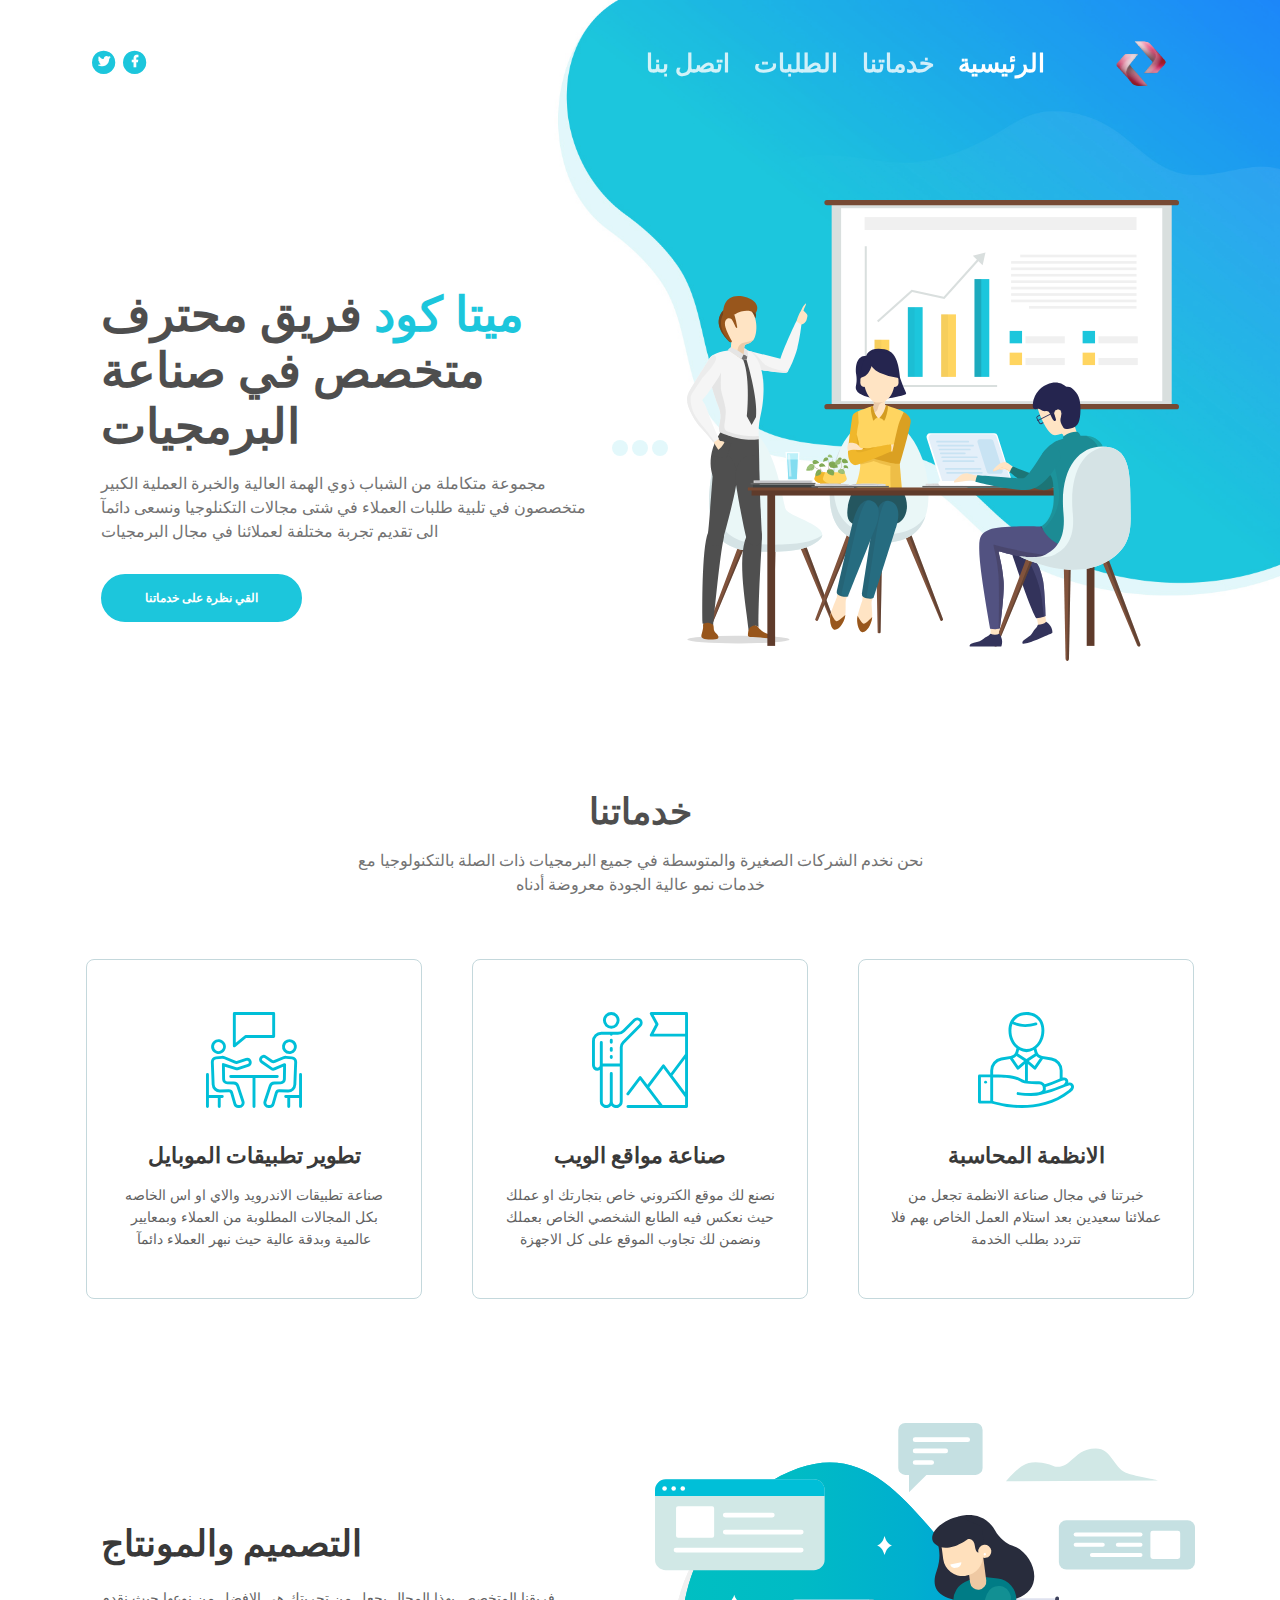
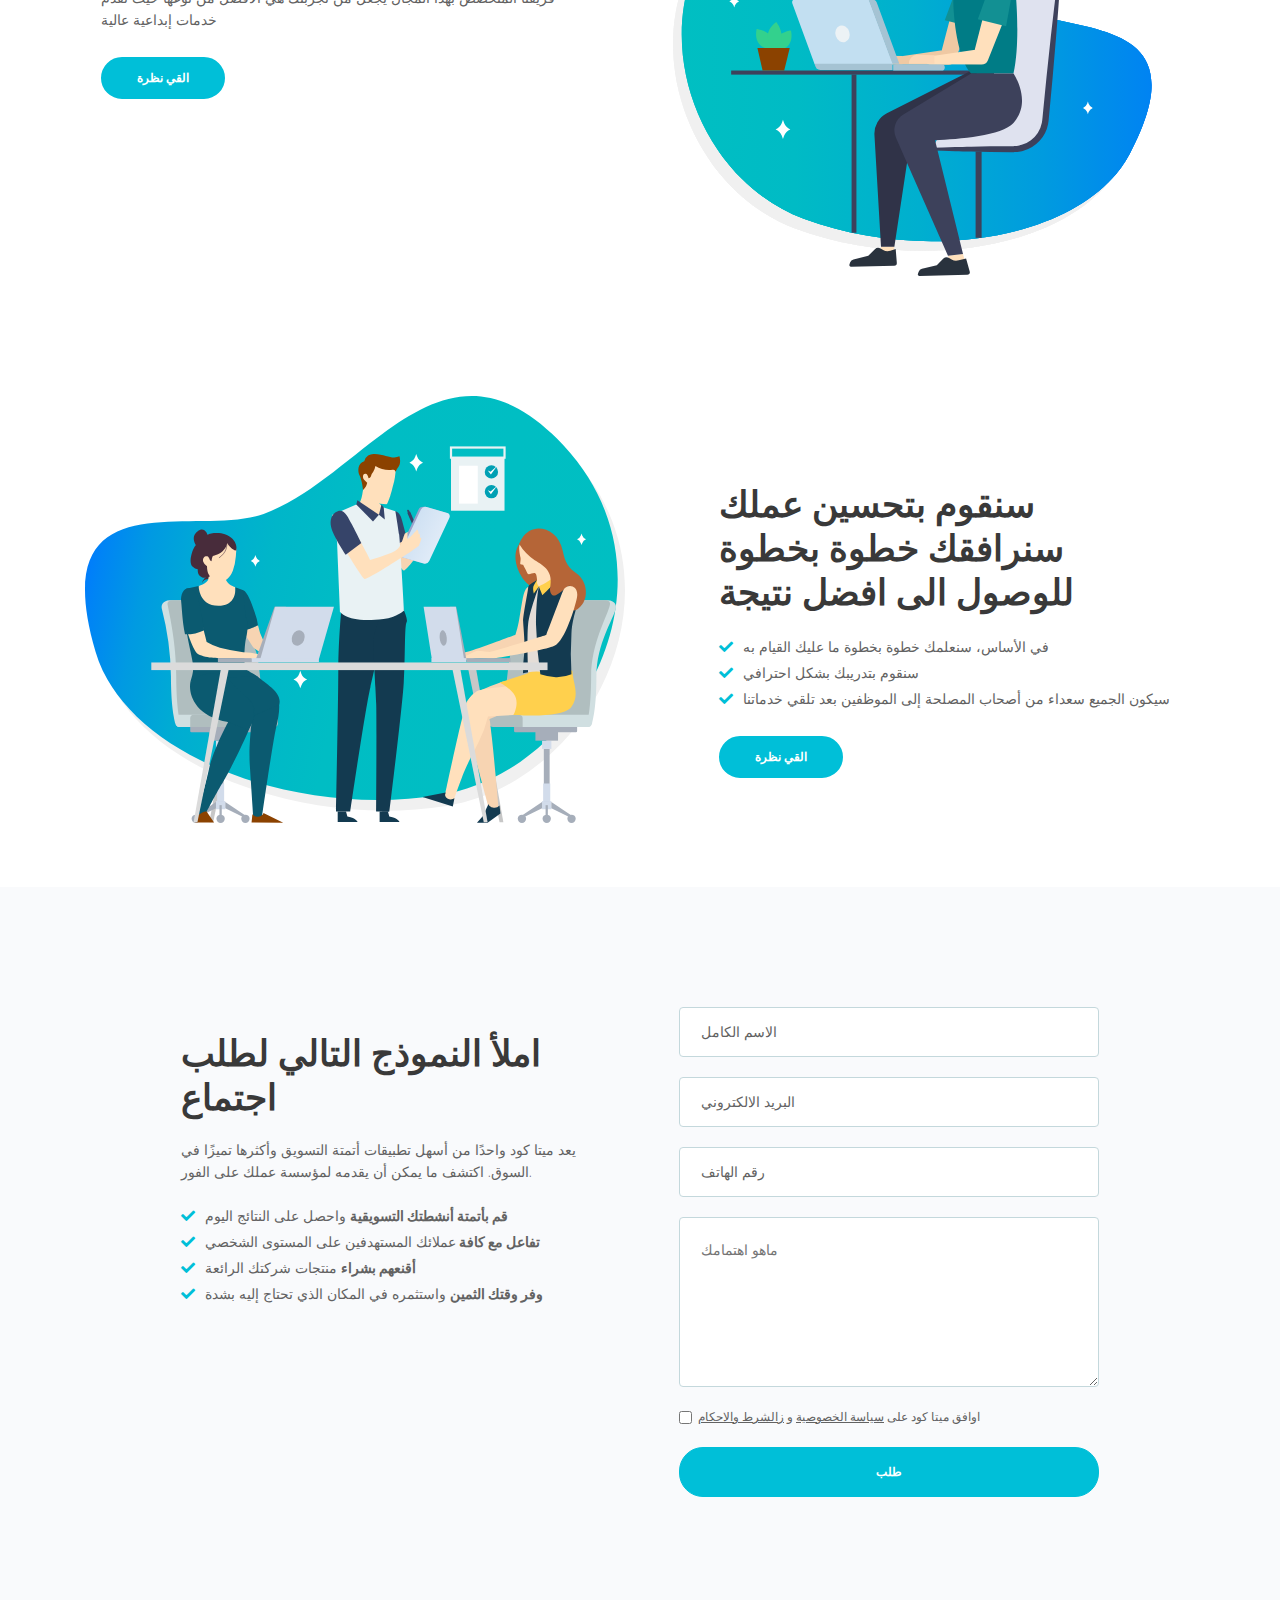
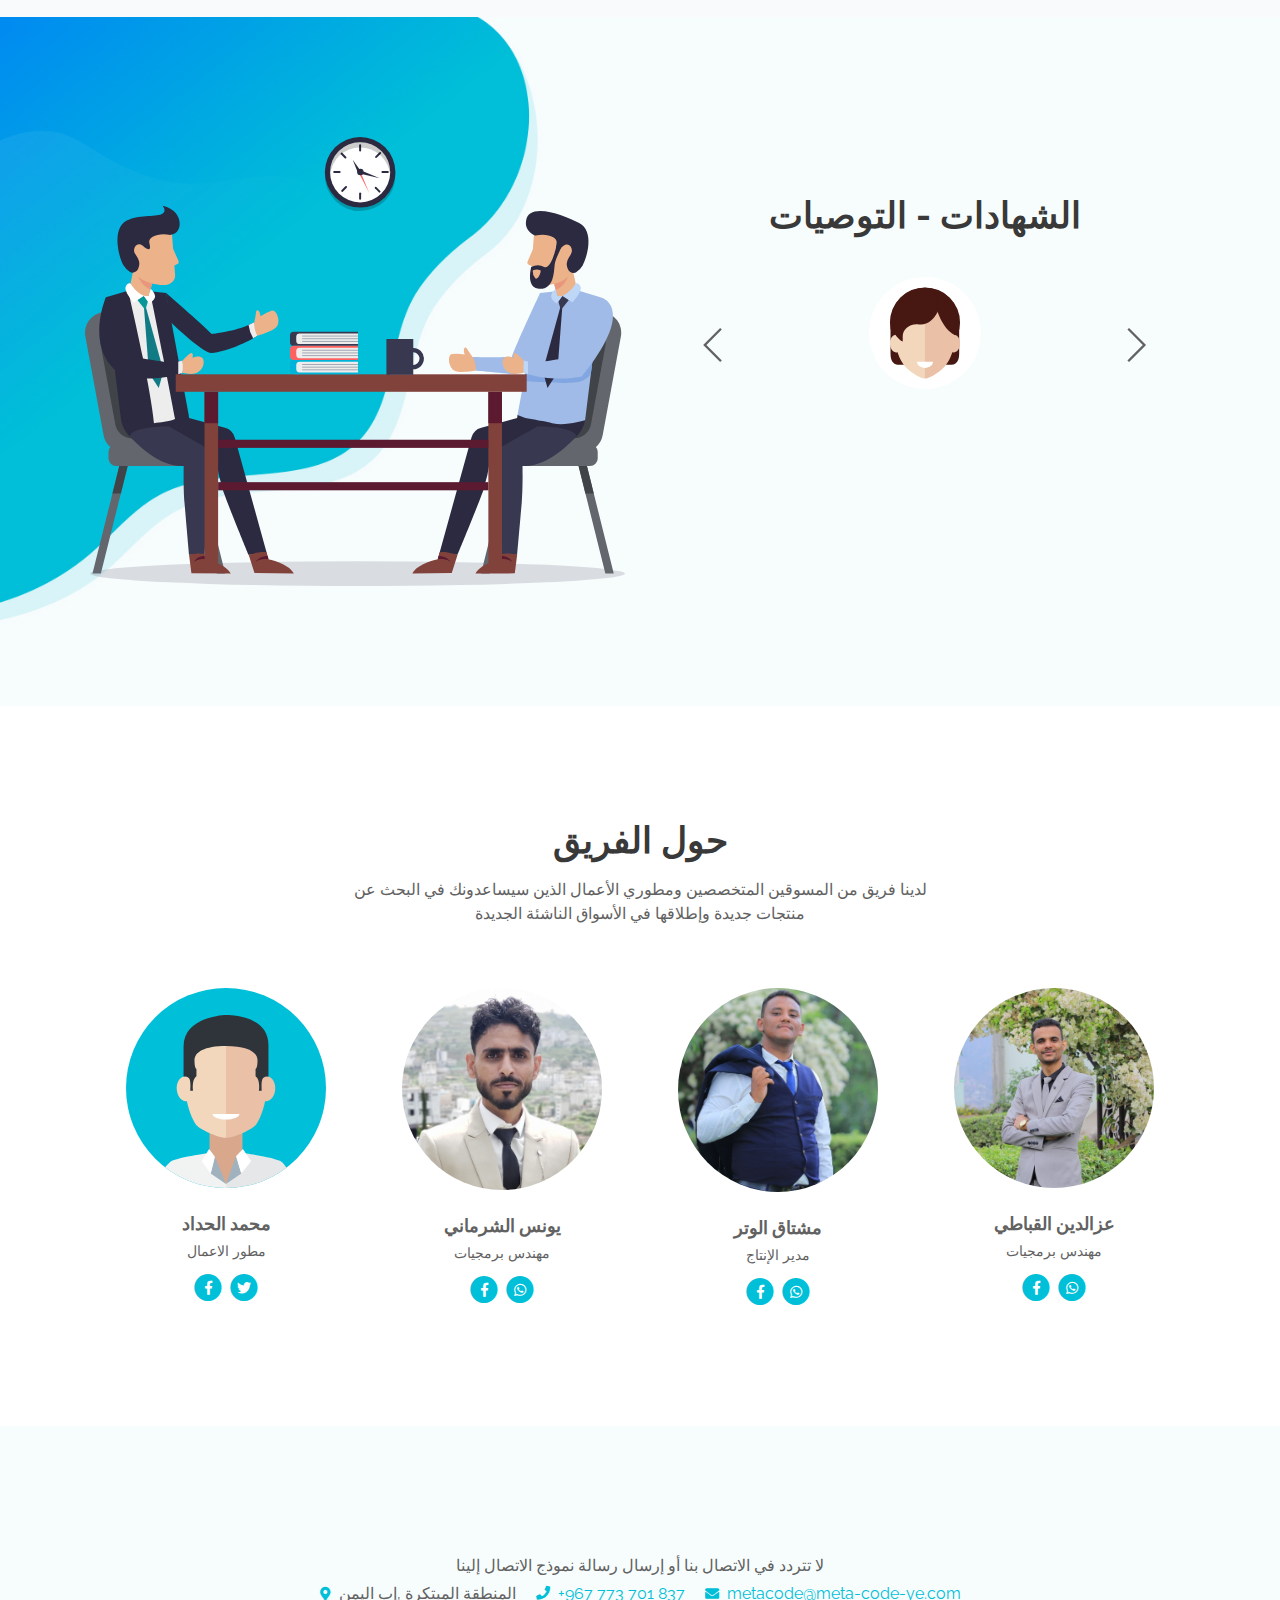
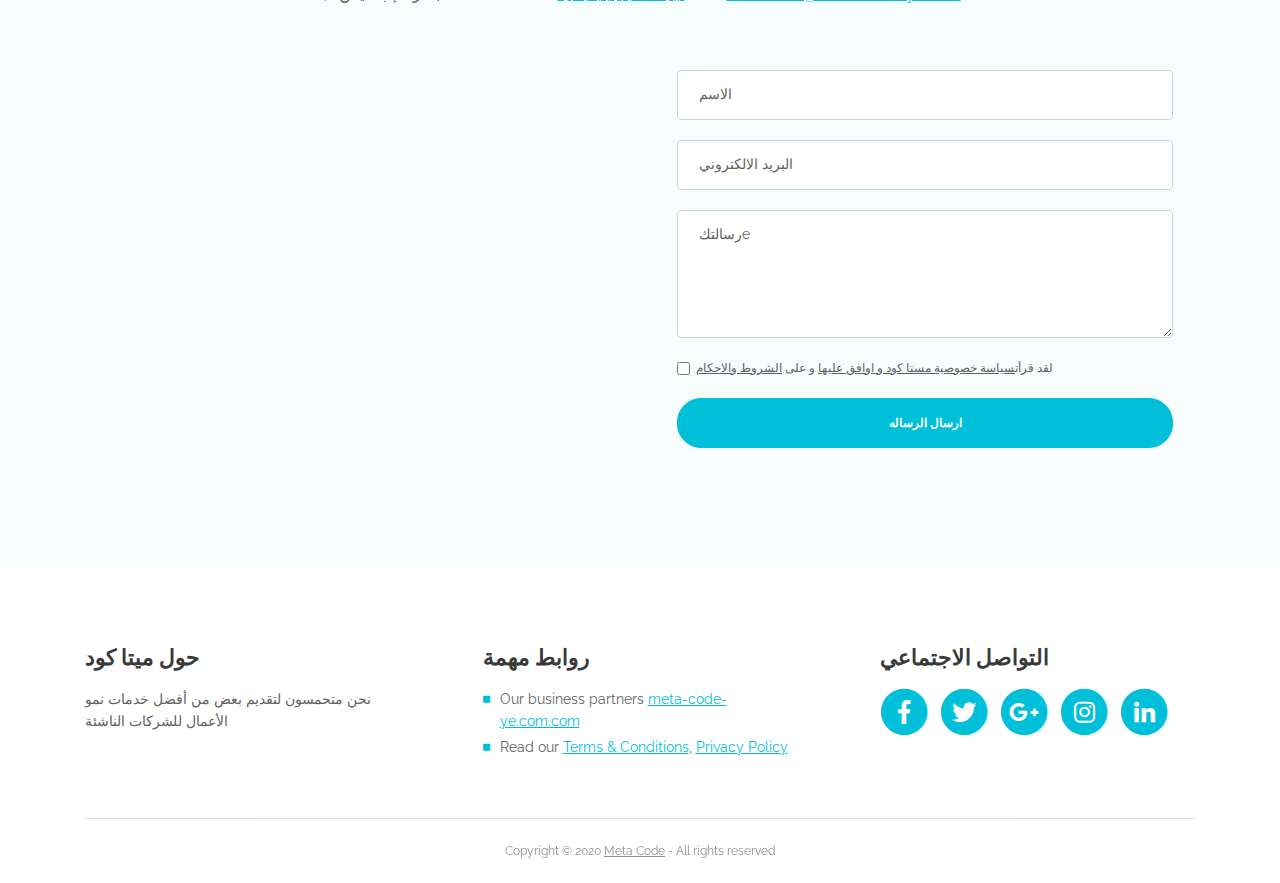
<file: index.html>
<!DOCTYPE html>
<html lang="en">

<head>
    <meta name="keywords" content="Meta code, Meta,ميتا كود,code,اليمن,ميتا,شركة ميتا كود,MetaCode,Meta Code Ye  ">
    <meta name="description"
        content="تطبيق ارقام الجلوس &quot; هذا الموقع يعمل على  شرح طريقة استخدام تطبيق ارقام الجلوس والنتائج اليمنية  &quot; الموقع : اليمن  ">
    <meta name="google-site-verification" content="vP591aIIeof2tfFYcN9vYycAJvIY8s5lPigUNPwU91Y" />

    <script async src="https://pagead2.googlesyndication.com/pagead/js/adsbygoogle.js?client=ca-pub-2071278375488404"
        crossorigin="anonymous"></script>
    <!-- Google tag (gtag.js) -->
    <script async src="https://www.googletagmanager.com/gtag/js?id=G-6M2XXT3CLZ">
    </script>

    <script>
        window.dataLayer = window.dataLayer || [];
        function gtag() { dataLayer.push(arguments); }
        gtag('js', new Date());

        gtag('config', 'G-6M2XXT3CLZ');
    </script>


    <!-- Google Tag Manager -->
    <script>(function (w, d, s, l, i) {
            w[l] = w[l] || []; w[l].push({
                'gtm.start':
                    new Date().getTime(), event: 'gtm.js'
            }); var f = d.getElementsByTagName(s)[0],
                j = d.createElement(s), dl = l != 'dataLayer' ? '&l=' + l : ''; j.async = true; j.src =
                    'https://www.googletagmanager.com/gtm.js?id=' + i + dl; f.parentNode.insertBefore(j, f);
        })(window, document, 'script', 'dataLayer', 'GTM-NWBNKD7C');</script>
    <!-- End Google Tag Manager -->

    <meta charset="utf-8">
    <link rel="icon" type="image/png" href="/website/logo.png">
    <meta name="viewport" content="width=device-width, initial-scale=1">
    <title>META CODE - ميتا كود</title>

    <meta charset="utf-8">
    <meta name="viewport" content="width=device-width, initial-scale=1, shrink-to-fit=no">

    <!-- SEO Meta Tags -->
    <meta name="description"
        content="Create a stylish landing page for your business startup and get leads for the offered services with this HTML landing page template.">
    <meta name="author" content="Inovatik">

    <!-- OG Meta Tags to improve the way the post looks when you share the page on LinkedIn, Facebook, Google+ -->
    <meta property="og:site_name" content="" /> <!-- website name -->
    <meta property="og:site" content="" /> <!-- website link -->
    <meta property="og:title" content="" /> <!-- title shown in the actual shared post -->
    <meta property="og:description" content="" /> <!-- description shown in the actual shared post -->
    <meta property="og:image" content="" /> <!-- image link, make sure it's jpg -->
    <meta property="og:url" content="" /> <!-- where do you want your post to link to -->
    <meta property="og:type" content="article" />


    <!-- Styles -->
    <link href="https://fonts.googleapis.com/css?family=Raleway:400,400i,600,700,700i&amp;subset=latin-ext"
        rel="stylesheet">
    <link href="mcwebsit/web/css/bootstrap.css" rel="stylesheet">
    <link href="mcwebsit/web/css/fontawesome-all.css" rel="stylesheet">
    <link href="mcwebsit/web/css/swiper.css" rel="stylesheet">
    <link href="mcwebsit/web/css/magnific-popup.css" rel="stylesheet">
    <link href="mcwebsit/web/css/styles.css" rel="stylesheet">

    <!-- Favicon  -->
    <link rel="icon" href="mcwebsit/web/images/favicon.png">
</head>

<body data-spy="scroll" data-target=".fixed-top">

    <!-- Preloader -->
    <div class="spinner-wrapper">
        <div class="spinner">
            <div class="bounce1"></div>
            <div class="bounce2"></div>
            <div class="bounce3"></div>
        </div>
    </div>
    <!-- end of preloader -->


    <!-- Navigation -->
    <nav class="navbar navbar-expand-lg navbar-dark navbar-custom fixed-top">
        <!-- Text Logo - Use this if you don't have a graphic logo -->
        <!-- <a class="navbar-brand logo-text page-scroll" href="index.html">Evolo</a> -->

        <!-- Image Logo -->
        <!--  <a class="navbar-brand logo-image" href="mcwebsit/web/index.html"><img class="imglogo"
                src="mcwebsit/web/images/logo.png" alt="alternative"></a> -->

        <!-- Mobile Menu Toggle Button -->
        <button class="navbar-toggler" type="button" data-toggle="collapse" data-target="#navbarsExampleDefault"
            aria-controls="navbarsExampleDefault" aria-expanded="false" aria-label="Toggle navigation">
            <span class="navbar-toggler-awesome fas fa-bars"></span>
            <span class="navbar-toggler-awesome fas fa-times"></span>
        </button>
        <!-- end of mobile menu toggle button -->

        <div class="collapse navbar-collapse" id="navbarsExampleDefault" dir="rtl">
            <ul class="navbar-nav ml-auto">
                <li class="nav-item">
                    <a class="nav-link page-scroll" href="#header">الرئيسية <span class="sr-only">(current)</span></a>
                </li>
                <li class="nav-item">
                    <a class="nav-link page-scroll" href="#services">خدماتنا</a>
                </li>
                <!-- <li class="nav-item">
                    <a class="nav-link page-scroll" href="#pricing">الاسعار</a>
                </li> -->
                <li class="nav-item">
                    <a class="nav-link page-scroll" href="#request">الطلبات</a>
                </li>

                <!-- Dropdown Menu -->
                <!-- <li class="nav-item dropdown">
                    <a class="nav-link dropdown-toggle page-scroll" href="#about" id="navbarDropdown" role="button"
                        aria-haspopup="true" aria-expanded="false">حولنا</a>
                    <div class="dropdown-menu" aria-labelledby="navbarDropdown">
                        <a class="dropdown-item" href="terms-conditions.html"><span class="item-text">الشروط
                                والاحكام</span></a>
                        <div class="dropdown-items-divide-hr"></div>
                        <a class="dropdown-item" href="privacy-policy.html"><span class="item-text">سياسة
                                الخصوصية</span></a>
                    </div>
                </li> -->
                <!-- end of dropdown menu -->

                <li class="nav-item">
                    <a class="nav-link page-scroll" href="#contact">اتصل بنا</a>
                </li>
            </ul>
            <span class="nav-item social-icons">
                <span class="fa-stack">
                    <a href="#your-link">
                        <i class="fas fa-circle fa-stack-2x facebook"></i>
                        <i class="fab fa-facebook-f fa-stack-1x"></i>
                    </a>
                </span>
                <span class="fa-stack">
                    <a href="#your-link">
                        <i class="fas fa-circle fa-stack-2x twitter"></i>
                        <i class="fab fa-twitter fa-stack-1x"></i>
                    </a>
                </span>
            </span>
        </div>
        <a class="navbar-brand logo-image" href="#"><img class="imglogo" src="mcwebsit/web/images/logo.png"
                alt="alternative"></a>

    </nav> <!-- end of navbar -->
    <!-- end of navigation -->


    <!-- Header -->
    <header id="header" class="header">
        <div class="header-content">
            <div class="container">
                <div class="row">
                    <div class="col-lg-6">
                        <div class="text-container">
                            <h1><span class="turquoise"> ميتا كود </span>فريق محترف متخصص في صناعة البرمجيات </h1>
                            <p class="p-large">مجموعة متكاملة من الشباب ذوي الهمة العالية والخبرة العملية الكبير متخصصون
                                في تلبية طلبات العملاء في شتى مجالات التكنلوجيا ونسعى دائمآ الى تقديم تجربة مختلفة
                                لعملائنا في مجال البرمجيات</p>
                            <a class="btn-solid-lg page-scroll" href="#services">القي نظرة على خدماتنا</a>
                        </div> <!-- end of text-container -->
                    </div> <!-- end of col -->
                    <div class="col-lg-6">
                        <div class="image-container">
                            <img class="img-fluid" src="mcwebsit/web/images/header-teamwork.svg" alt="alternative">
                        </div> <!-- end of image-container -->
                    </div> <!-- end of col -->
                </div> <!-- end of row -->
            </div> <!-- end of container -->
        </div> <!-- end of header-content -->
    </header> <!-- end of header -->
    <!-- end of header -->


    <!-- <div class="slider-1">
        <div class="container">
            <div class="row">
                <div class="col-lg-12">
                    <h5> اعمالنا وشراكاتنا</h5>

                    <div class="slider-container">
                        <div class="swiper-container image-slider">
                            <div class="swiper-wrapper">
                                <div class="swiper-slide">
                                    <div class="image-container">
                                        <img class="img-responsive" src="images/customer-logo-1.png" alt="alternative">
                                    </div>
                                </div>
                                <div class="swiper-slide">
                                    <div class="image-container">
                                        <img class="img-responsive" src="images/customer-logo-2.png" alt="alternative">
                                    </div>
                                </div>
                                <div class="swiper-slide">
                                    <div class="image-container">
                                        <img class="img-responsive" src="images/customer-logo-3.png" alt="alternative">
                                    </div>
                                </div>
                                <div class="swiper-slide">
                                    <div class="image-container">
                                        <img class="img-responsive" src="images/customer-logo-4.png" alt="alternative">
                                    </div>
                                </div>
                                <div class="swiper-slide">
                                    <div class="image-container">
                                        <img class="img-responsive" src="images/customer-logo-5.png" alt="alternative">
                                    </div>
                                </div>
                                <div class="swiper-slide">
                                    <div class="image-container">
                                        <img class="img-responsive" src="images/customer-logo-6.png" alt="alternative">
                                    </div>
                                </div>
                            </div> 
                        </div> 
                    </div> 

                </div> 
            </div> 
        </div> 
    </div> -->


    <!-- Services -->
    <div id="services" class="cards-1">
        <div class="container">
            <div class="row">
                <div class="col-lg-12">
                    <h2>
                        خدماتنا </h2>
                    <p class="p-heading p-large">
                        نحن نخدم الشركات الصغيرة والمتوسطة في جميع البرمجيات ذات الصلة بالتكنولوجيا مع خدمات نمو عالية
                        الجودة معروضة أدناه </p>
                </div> <!-- end of col -->
            </div> <!-- end of row -->
            <div class="row">
                <div class="col-lg-12">

                    <!-- Card -->
                    <div class="card">
                        <img class="card-image" src="mcwebsit/web/images/services-icon-1.svg" alt="alternative">
                        <div class="card-body">
                            <h4 class="card-title"> تطوير تطبيقات الموبايل </h4>
                            <p>صناعة تطبيقات الاندرويد والاي او اس الخاصه بكل المجالات المطلوبة من العملاء وبمعايير
                                عالمية وبدقة عالية حيث نبهر العملاء دائمآ </p>
                        </div>
                    </div>
                    <!-- end of card -->

                    <!-- Card -->
                    <div class="card">
                        <img class="card-image" src="mcwebsit/web/images/services-icon-2.svg" alt="alternative">
                        <div class="card-body">
                            <h4 class="card-title"> صناعة مواقع الويب</h4>
                            <p>نصنع لك موقع الكتروني خاص بتجارتك او عملك حيث نعكس فيه الطابع الشخصي الخاص بعملك ونضمن لك
                                تجاوب الموقع على كل الاجهزة </p>
                        </div>
                    </div>
                    <!-- end of card -->

                    <!-- Card -->
                    <div class="card">
                        <img class="card-image" src="mcwebsit/web/images/services-icon-3.svg" alt="alternative">
                        <div class="card-body">
                            <h4 class="card-title"> الانظمة المحاسبة</h4>
                            <p>خبرتنا في مجال صناعة الانظمة تجعل من عملائنا سعيدين بعد استلام العمل الخاص بهم فلا تتردد
                                بطلب الخدمة</p>
                        </div>
                    </div>
                    <!-- end of card -->

                </div> <!-- end of col -->
            </div> <!-- end of row -->
        </div> <!-- end of container -->
    </div> <!-- end of cards-1 -->
    <!-- end of services -->


    <!-- Details 1 -->
    <div class="basic-1">
        <div class="container">
            <div class="row">
                <div class="col-lg-6">
                    <div class="text-container">
                        <h2>التصميم والمونتاج </h2>
                        <p> فريقنا المتخصص بهذا المجال يجعل من تجربتك هي الافضل من نوعها حيث نقدم خدمات إبداعية عالية
                        </p>
                        <a class="btn-solid-reg popup-with-move-anim" href="#details-lightbox-1">القي نظرة</a>
                    </div> <!-- end of text-container -->
                </div> <!-- end of col -->
                <div class="col-lg-6">
                    <div class="image-container">
                        <img class="img-fluid" src="mcwebsit/web/images/details-1-office-worker.svg" alt="alternative">
                    </div> <!-- end of image-container -->
                </div> <!-- end of col -->
            </div> <!-- end of row -->
        </div> <!-- end of container -->
    </div> <!-- end of basic-1 -->
    <!-- end of details 1 -->


    <!-- Details 2 -->
    <div class="basic-2">
        <div class="container">
            <div class="row">
                <div class="col-lg-6">
                    <div class="image-container">
                        <img class="img-fluid" src="mcwebsit/web/images/details-2-office-team-work.svg"
                            alt="alternative">
                    </div> <!-- end of image-container -->
                </div> <!-- end of col -->
                <div class="col-lg-6">
                    <div class="text-container">
                        <h2>سنقوم بتحسين عملك سنرافقك خطوة بخطوة للوصول الى افضل نتيجة
                        </h2>
                        <ul class="list-unstyled li-space-lg">
                            <li class="media">
                                <i class="fas fa-check"></i>
                                <div class="media-body">في الأساس، سنعلمك خطوة بخطوة ما عليك القيام به</div>
                            </li>
                            <li class="media">
                                <i class="fas fa-check"></i>
                                <div class="media-body">سنقوم بتدريبك بشكل احترافي

                                </div>
                            </li>
                            <li class="media">
                                <i class="fas fa-check"></i>
                                <div class="media-body">

                                    سيكون الجميع سعداء من أصحاب المصلحة إلى الموظفين بعد تلقي خدماتنا
                                </div>
                            </li>
                        </ul>
                        <a class="btn-solid-reg popup-with-move-anim" href="#details-lightbox-2">القي نظرة</a>
                    </div> <!-- end of text-container -->
                </div> <!-- end of col -->
            </div> <!-- end of row -->
        </div> <!-- end of container -->
    </div> <!-- end of basic-2 -->
    <!-- end of details 2 -->

    <!-- Details Lightboxes -->
    <!-- Details Lightbox 1 -->
    <div id="details-lightbox-1" class="lightbox-basic zoom-anim-dialog mfp-hide">
        <div class="container">
            <div class="row">
                <button title="Close (Esc)" type="button" class="mfp-close x-button">×</button>
                <div class="col-lg-8">
                    <div class="image-container">
                        <img class="img-fluid" src="mcwebsit/web/images/details-lightbox-1.svg" alt="alternative">
                    </div> <!-- end of image-container -->
                </div> <!-- end of col -->
                <div class="col-lg-4">
                    <h3> لماذا تختارنا نحن </h3>
                    <hr>
                    <h5>الميزات الاساسية </h5>
                    <p>ما يميزنا عن غيرنا هو الاحترافية العالية في انجاز البرمجيات وتنسيقها بشكل يتناسب مع هويتك
                        التجارية ونقوم بتسخير كل طاقتنا الابداعية في ابتكار تصميم يليق بثقة العملاء</p>
                    <p>
                    <ul class="list-unstyled li-space-lg">
                        <li class="media">
                            <i class="fas fa-check"></i>
                            <div class="media-body">امن وحماية عالية </div>
                        </li>
                        <li class="media">
                            <i class="fas fa-check"></i>
                            <div class="media-body"> إضافة التحديثات ومواكبة التطور </div>
                        </li>
                        <li class="media">
                            <i class="fas fa-check"></i>
                            <div class="media-body">مرونة في التعديل </div>
                        </li>
                        <li class="media">
                            <i class="fas fa-check"></i>
                            <div class="media-body"> فريق دعم فني يرافقك خطوة بخطوة </div>
                        </li>
                        <li class="media">
                            <i class="fas fa-check"></i>
                            <div class="media-body"> صيانة دورية بتكاليف رمزية</div>
                        </li>
                        <li class="media">
                            <i class="fas fa-check"></i>
                            <div class="media-body">نظم لك جودة البرمجيات وسرعتها </div>
                        </li>
                    </ul>
                    <a class="btn-solid-reg mfp-close page-scroll" href="#request">REQUEST</a> <a
                        class="btn-outline-reg mfp-close as-button" href="#screenshots">BACK</a>
                </div> <!-- end of col -->
            </div> <!-- end of row -->
        </div> <!-- end of container -->
    </div> <!-- end of lightbox-basic -->
    <!-- end of details lightbox 1 -->

    <!-- Details Lightbox 2 -->
    <div id="details-lightbox-2" class="lightbox-basic zoom-anim-dialog mfp-hide">
        <div class="container">
            <div class="row">
                <button title="Close (Esc)" type="button" class="mfp-close x-button">×</button>
                <div class="col-lg-8">
                    <div class="image-container">
                        <img class="img-fluid" src="mcwebsit/web/images/details-lightbox-2.svg" alt="alternative">
                    </div> <!-- end of image-container -->
                </div> <!-- end of col -->
                <div class="col-lg-4">
                    <h3>تحسين البحث</h3>
                    <hr>
                    <h5>الميزة الاساسية</h5>
                    <p>ستعمل وحدة البريد الإلكتروني بشكل أساسي على تسريع عمليات التسويق عبر البريد الإلكتروني مع توفير
                        المزيد من التحكم للمشتركين..</p>
                    <p>هل تحتاج إلى إنشاء قوائم لحملات البريد الإلكتروني الخاصة بك؟? لقد أصبح الأمر أسهل مع ميتا كود.
                    </p>
                    <ul class="list-unstyled li-space-lg">
                        <li class="media">
                            <i class="fas fa-check"></i>
                            <div class="media-body">إطار بناء القائمة</div>
                        </li>
                        <li class="media">
                            <i class="fas fa-check"></i>
                            <div class="media-body">سهولة تصفح قاعدة البيانات</div>
                        </li>
                        <li class="media">
                            <i class="fas fa-check"></i>
                            <div class="media-body">إدارة المستخدم</div>
                        </li>
                        <li class="media">
                            <i class="fas fa-check"></i>
                            <div class="media-body">أتمتة تسجيل المستخدم</div>
                        </li>
                        <li class="media">
                            <i class="fas fa-check"></i>
                            <div class="media-body">أدوات التنسيق السريع</div>
                        </li>
                        <li class="media">
                            <i class="fas fa-check"></i>
                            <div class="media-body">فحص سريع للبريد الإلكتروني</div>
                        </li>
                    </ul>
                    <a class="btn-solid-reg mfp-close page-scroll" href="#request">طلب</a> <a
                        class="btn-outline-reg mfp-close as-button" href="#screenshots">خلف</a>
                </div> <!-- end of col -->
            </div> <!-- end of row -->
        </div> <!-- end of container -->
    </div> <!-- end of lightbox-basic -->
    <!-- end of details lightbox 2 -->
    <!-- end of details lightboxes -->

    <!--

    <div id="pricing" class="cards-2">
        <div class="container">
            <div class="row">
                <div class="col-lg-12">
                    <h2>Multiple Pricing Options</h2>
                    <p class="p-heading p-large">We've prepared pricing plans for all budgets so you can get started right away. They're great for small companies and large organizations</p>
                </div> 
            </div>
            <div class="row">
                <div class="col-lg-12">

                  
                    <div class="card">
                        <div class="card-body">
                            <div class="card-title">STARTER</div>
                            <div class="card-subtitle">Just to see what can be achieved</div>
                            <hr class="cell-divide-hr">
                            <div class="price">
                                <span class="currency">$</span><span class="value">199</span>
                                <div class="frequency">monthly</div>
                            </div>
                            <hr class="cell-divide-hr">
                            <ul class="list-unstyled li-space-lg">
                                <li class="media">
                                    <i class="fas fa-check"></i><div class="media-body">Improve Your Email Marketing</div>
                                </li>
                                <li class="media">
                                    <i class="fas fa-check"></i><div class="media-body">User And Admin Rights Control</div>
                                </li>
                                <li class="media">
                                    <i class="fas fa-times"></i><div class="media-body">List Building And Cleaning</div>
                                </li>
                                <li class="media">
                                    <i class="fas fa-times"></i><div class="media-body">Collected Data Management</div>
                                </li>
                                <li class="media">
                                    <i class="fas fa-times"></i><div class="media-body">More Planning And Evaluation</div>
                                </li>
                            </ul>
                            <div class="button-wrapper">
                                <a class="btn-solid-reg page-scroll" href="#request">REQUEST</a>
                            </div>
                        </div>
                    </div> 
                 
                    <div class="card">
                        <div class="card-body">
                            <div class="card-title">MEDIUM</div>
                            <div class="card-subtitle">Very appropriate for the short term</div>
                            <hr class="cell-divide-hr">
                            <div class="price">
                                <span class="currency">$</span><span class="value">299</span>
                                <div class="frequency">monthly</div>
                            </div>
                            <hr class="cell-divide-hr">
                            <ul class="list-unstyled li-space-lg">
                                <li class="media">
                                    <i class="fas fa-check"></i><div class="media-body">Improve Your Email Marketing</div>
                                </li>
                                <li class="media">
                                    <i class="fas fa-check"></i><div class="media-body">User And Admin Rights Control</div>
                                </li>
                                <li class="media">
                                    <i class="fas fa-check"></i><div class="media-body">List Building And Cleaning</div>
                                </li>
                                <li class="media">
                                    <i class="fas fa-check"></i><div class="media-body">Collected Data Management</div>
                                </li>
                                <li class="media">
                                    <i class="fas fa-times"></i><div class="media-body">More Planning And Evaluation</div>
                                </li>
                            </ul>
                            <div class="button-wrapper">
                                <a class="btn-solid-reg page-scroll" href="#request">REQUEST</a>
                            </div>
                        </div>
                    </div>
                    <div class="card">
                        <div class="label">
                            <p class="best-value">Best Value</p>
                        </div>
                        <div class="card-body">
                            <div class="card-title">COMPLETE</div>
                            <div class="card-subtitle">Must have for large companies</div>
                            <hr class="cell-divide-hr">
                            <div class="price">
                                <span class="currency">$</span><span class="value">399</span>
                                <div class="frequency">monthly</div>
                            </div>
                            <hr class="cell-divide-hr">
                            <ul class="list-unstyled li-space-lg">
                                <li class="media">
                                    <i class="fas fa-check"></i><div class="media-body">Improve Your Email Marketing</div>
                                </li>
                                <li class="media">
                                    <i class="fas fa-check"></i><div class="media-body">User And Admin Rights Control</div>
                                </li>
                                <li class="media">
                                    <i class="fas fa-check"></i><div class="media-body">List Building And Cleaning</div>
                                </li>
                                <li class="media">
                                    <i class="fas fa-check"></i><div class="media-body">Collected Data Management</div>
                                </li>
                                <li class="media">
                                    <i class="fas fa-check"></i><div class="media-body">More Planning And Evaluation</div>
                                </li>
                            </ul>
                            <div class="button-wrapper">
                                <a class="btn-solid-reg page-scroll" href="#request">REQUEST</a>
                            </div>
                        </div>
                    </div> 
                </div> 
            </div> 
        </div> 
    </div> 

-->
    <!-- Request -->
    <div id="request" class="form-1">
        <div class="container">
            <div class="row">
                <div class="col-lg-6">
                    <div class="text-container">
                        <h2>املأ النموذج التالي لطلب اجتماع</h2>
                        <p>يعد ميتا كود واحدًا من أسهل تطبيقات أتمتة التسويق وأكثرها تميزًا في السوق. اكتشف ما يمكن أن
                            يقدمه لمؤسسة عملك على الفور.
                        </p>
                        <ul class="list-unstyled li-space-lg">
                            <li class="media">
                                <i class="fas fa-check"></i>
                                <div class="media-body"><strong class="blue">قم بأتمتة أنشطتك التسويقية</strong> واحصل
                                    على النتائج اليوم</div>
                            </li>
                            <li class="media">
                                <i class="fas fa-check"></i>
                                <div class="media-body"><strong class="blue">تفاعل مع كافة </strong> عملائك المستهدفين
                                    على المستوى الشخصي</div>
                            </li>
                            <li class="media">
                                <i class="fas fa-check"></i>
                                <div class="media-body"><strong class="blue">أقنعهم بشراء</strong> منتجات شركتك الرائعة
                                </div>
                            </li>
                            <li class="media">
                                <i class="fas fa-check"></i>
                                <div class="media-body"><strong class="blue">وفر وقتك الثمين</strong> واستثمره في المكان
                                    الذي تحتاج إليه بشدة</div>
                            </li>
                        </ul>
                    </div> <!-- end of text-container -->
                </div> <!-- end of col -->
                <div class="col-lg-6">

                    <!-- Request Form -->
                    <div class="form-container">
                        <form id="requestForm" data-toggle="validator" data-focus="false">
                            <div class="form-group">
                                <input type="text" class="form-control-input" id="rname" name="rname" required>
                                <label class="label-control" for="rname">الاسم الكامل</label>
                                <div class="help-block with-errors"></div>
                            </div>
                            <div class="form-group">
                                <input type="email" class="form-control-input" id="remail" name="remail" required>
                                <label class="label-control" for="remail">البريد الالكتروني</label>
                                <div class="help-block with-errors"></div>
                            </div>
                            <div class="form-group">
                                <input type="text" class="form-control-input" id="rphone" name="rphone" required>
                                <label class="label-control" for="rphone">رقم الهاتف</label>
                                <div class="help-block with-errors"></div>
                            </div>
                            <div class="form-group">
                                <textarea name="message" class="form-control-input" id="rselect" cols="30" rows="5"
                                    placeholder="ماهو اهتمامك"></textarea>


                                <div class="help-block with-errors"></div>
                            </div>
                            <div class="form-group checkbox">
                                <input type="checkbox" id="rterms" value="Agreed-to-Terms" name="rterms" required>اوافق
                                ميتا كود على <a href="mcwebsit/web/privacy-policy.html">سياسة الخصوصية</a> و <a
                                    href="mcwebsit/web/terms-conditions.html">زالشرط والاحكام</a>
                                <div class="help-block with-errors"></div>
                            </div>
                            <div class="form-group">
                                <button type="submit" class="form-control-submit-button">طلب</button>
                            </div>
                            <div class="form-message">
                                <div id="rmsgSubmit" class="h3 text-center hidden"></div>
                            </div>
                        </form>
                    </div> <!-- end of form-container -->
                    <!-- end of request form -->

                </div> <!-- end of col -->
            </div> <!-- end of row -->
        </div> <!-- end of container -->
    </div> <!-- end of form-1 -->
    <!-- end of request -->

    <!-- 
    
    <div class="basic-3">
        <div class="container">
            <div class="row">
                <div class="col-lg-12">
                    <h2>Check Out The Video</h2>
                </div>
            </div> 
            <div class="row">
                <div class="col-lg-12">

                 
                    <div class="image-container">
                        <div class="video-wrapper">
                            <a class="popup-youtube" href="https://www.youtube.com/watch?v=fLCjQJCekTs"
                                data-effect="fadeIn">
                                <img class="img-fluid" src="images/video-frame.svg" alt="alternative">
                                <span class="video-play-button">
                                    <span></span>
                                </span>
                            </a>
                        </div>
                    </div> 

                    <p>This video will show you a case study for one of our <strong>Major Customers</strong> and will
                        help you understand why your startup needs Evolo in this highly competitive market</p>
                </div>
            </div> 
        </div> 
    </div> -->


    <!-- Testimonials -->
    <div class="slider-2">
        <div class="container">
            <div class="row">
                <div class="col-lg-6">
                    <div class="image-container">
                        <img class="img-fluid" src="mcwebsit/web/images/testimonials-2-men-talking.svg"
                            alt="alternative">
                    </div> <!-- end of image-container -->
                </div> <!-- end of col -->
                <div class="col-lg-6">
                    <h2>الشهادات - التوصيات</h2>

                    <!-- Card Slider -->
                    <div class="slider-container">
                        <div class="swiper-container card-slider">
                            <div class="swiper-wrapper">

                                <!-- Slide -->
                                <div class="swiper-slide">
                                    <div class="card">
                                        <img class="card-image" src="mcwebsit/web/images/testimonial-1.svg"
                                            alt="alternative">
                                        <div class="card-body">
                                            <!-- <p class="testimonial-text">I just finished my trial period and was so
                                                amazed with the support and results that I purchased Meta Code right
                                                away at
                                                the special price.</p>
                                            <p class="testimonial-author">Jude Thorn - Designer</p> -->
                                        </div>
                                    </div>
                                </div>

                                <div class="swiper-slide">
                                    <div class="card">
                                        <img class="card-image" src="mcwebsit/web/images/testimonial-2.svg"
                                            alt="alternative">
                                        <div class="card-body">
                                            <!-- <p class="testimonial-text">Meta Code has always helped or startup to
                                                position
                                                itself in the highly competitive market of mobile applications. You will
                                                not regret using it!</p>
                                            <p class="testimonial-author">Marsha Singer - Developer</p> -->
                                        </div>
                                    </div>
                                </div> <!-- end of swiper-slide -->
                                <!-- end of slide -->

                                <!-- Slide -->
                                <div class="swiper-slide">
                                    <div class="card">
                                        <img class="card-image" src="mcwebsit/web/images/testimonial-3.svg"
                                            alt="alternative">
                                        <div class="card-body">
                                            <!-- <p class="testimonial-text">Love their services and was so amazed with the
                                                support and results that I purchased Meta Code for two years in a row.
                                                They
                                                are awesome.</p>
                                            <p class="testimonial-author">Roy Smith - Marketer</p> -->
                                        </div>
                                    </div>
                                </div> <!-- end of swiper-slide -->
                                <!-- end of slide -->

                            </div> <!-- end of swiper-wrapper -->

                            <!-- Add Arrows -->
                            <div class="swiper-button-next"></div>
                            <div class="swiper-button-prev"></div>
                            <!-- end of add arrows -->

                        </div> <!-- end of swiper-container -->
                    </div> <!-- end of slider-container -->
                    <!-- end of card slider -->

                </div> <!-- end of col -->
            </div> <!-- end of row -->
        </div> <!-- end of container -->
    </div> <!-- end of slider-2 -->
    <!-- end of testimonials -->


    <!-- About -->
    <div id="about" class="basic-4">
        <div class="container">
            <div class="row">
                <div class="col-lg-12">
                    <h2>حول الفريق</h2>
                    <p class="p-heading p-large">لدينا فريق من المسوقين المتخصصين ومطوري الأعمال الذين سيساعدونك في
                        البحث عن منتجات جديدة وإطلاقها في الأسواق الناشئة الجديدة

                    </p>
                </div> <!-- end of col -->
            </div> <!-- end of row -->
            <div class="row">
                <div class="col-lg-12">

                    <!-- Team Member -->
                    <div class="team-member">
                        <div class="image-wrapper">
                            <img class="img-fluid" src="mcwebsit/web/images/team-member-2.svg" alt="alternative">
                        </div> <!-- end of image-wrapper -->
                        <p class="p-large"><strong>محمد الحداد</strong></p>
                        <p class="job-title">مطور الاعمال</p>
                        <span class="social-icons">
                            <span class="fa-stack">
                                <a href="#your-link">
                                    <i class="fas fa-circle fa-stack-2x facebook"></i>
                                    <i class="fab fa-facebook-f fa-stack-1x"></i>
                                </a>
                            </span>
                            <span class="fa-stack">
                                <a href="#your-link">
                                    <i class="fas fa-circle fa-stack-2x twitter"></i>
                                    <i class="fab fa-twitter fa-stack-1x"></i>
                                </a>
                            </span>
                        </span> <!-- end of social-icons -->
                    </div> <!-- end of team-member -->
                    <!-- end of team member -->

                    <!-- Team Member -->
                    <div class="team-member">
                        <div class="image-wrapper">
                            <img class="img-fluid" src="mcwebsit/web/images/younas.jpg" alt="alternative">
                        </div> <!-- end of image wrapper -->
                        <p class="p-large"><strong>يونس الشرماني</strong></p>
                        <p class="job-title">مهندس برمجيات</p>
                        <span class="social-icons">
                            <span class="fa-stack">
                                <a href="https://www.facebook.com/metacodeye">
                                    <i class="fas fa-circle fa-stack-2x facebook"></i>
                                    <i class="fab fa-facebook-f fa-stack-1x"></i>
                                </a>
                            </span>
                            <span class="fa-stack">
                                <a href="https://wa.me/+967773701837">
                                    <i class="fas fa-circle fa-stack-2x whatsapp"></i>
                                    <i class="fab fa-whatsapp fa-stack-1x"></i>
                                </a>
                            </span>
                        </span> <!-- end of social-icons -->
                    </div> <!-- end of team-member -->
                    <!-- end of team member -->

                    <!-- Team Member -->
                    <div class="team-member">
                        <div class="image-wrapper">
                            <img class="img-fluid" src="mcwebsit/web/images/moshtaq.jpg" alt="alternative">
                        </div> <!-- end of image wrapper -->
                        <p class="p-large"><strong>مشتاق الوتر</strong></p>
                        <p class="job-title">مدير الإنتاج</p>
                        <span class="social-icons">
                            <span class="fa-stack">
                                <a href="https://www.facebook.com/share/1EPkeKoXCz/">
                                    <i class="fas fa-circle fa-stack-2x facebook"></i>
                                    <i class="fab fa-facebook-f fa-stack-1x"></i>
                                </a>
                            </span>
                            <span class="fa-stack">
                                <a href="https://wa.me/+966535319612">
                                    <i class="fas fa-circle fa-stack-2x whatsapp"></i>
                                    <i class="fab fa-whatsapp fa-stack-1x"></i>
                                </a>
                            </span>
                        </span> <!-- end of social-icons -->
                    </div> <!-- end of team-member -->
                    <!-- end of team member -->

                    <!-- Team Member -->
                    <div class="team-member">
                        <div class="image-wrapper">
                            <img class="img-fluid" src="mcwebsit/web/images/azadeen.jpg" alt="alternative">
                        </div> <!-- end of image wrapper -->
                        <p class="p-large"><strong>عزالدين القباطي</strong></p>
                        <p class="job-title">مهندس برمجيات</p>
                        <span class="social-icons">
                            <span class="fa-stack">
                                <a href="https://www.facebook.com/share/1EfpgTzD8N/">
                                    <i class="fas fa-circle fa-stack-2x facebook"></i>
                                    <i class="fab fa-facebook-f fa-stack-1x"></i>
                                </a>
                            </span>
                            <span class="fa-stack">
                                <a href="https://wa.me/+967774088783">
                                    <i class="fas fa-circle fa-stack-2x whatsapp"></i>
                                    <i class="fab fa-whatsapp fa-stack-1x"></i>
                                </a>
                            </span>
                        </span> <!-- end of social-icons -->
                    </div> <!-- end of team-member -->
                    <!-- end of team member -->

                </div> <!-- end of col -->
            </div> <!-- end of row -->
        </div> <!-- end of container -->
    </div> <!-- end of basic-4 -->
    <!-- end of about -->


    <!-- Contact -->
    <div id="contact" class="form-2">
        <div class="container">
            <div class="row">
                <div class="col-lg-12">
                    <h2></h2>
                    <ul class="list-unstyled li-space-lg">
                        <li class="address">لا تتردد في الاتصال بنا أو إرسال رسالة نموذج الاتصال إلينا</li>
                        <li><i class="fas fa-map-marker-alt"></i>المنطقة المبتكرة ,إب اليمن</li>
                        <li><i class="fas fa-phone"></i><a class="turquoise" href="tel:00967773701837">+967 773 701
                                837</a>
                        </li>
                        <li><i class="fas fa-envelope"></i><a class="turquoise"
                                href="mailto:metacode@meta-code-ye.com">metacode@meta-code-ye.com</a></li>
                    </ul>
                </div> <!-- end of col -->
            </div> <!-- end of row -->
            <div class="row">
                <div class="col-lg-6">
                    <div class="map-responsive">
                        <iframe
                            src="https://www.google.com/maps/embed?pb=!1m18!1m12!1m3!1d366555.372669988!2d44.03497841598632!3d13.975771240864244!2m3!1f0!2f0!3f0!3m2!1i1024!2i768!4f13.1!3m3!1m2!1s0x160d1e59c13a4c01%3A0x26e314dd20565d1f!2sIbb%2C%20Yemen!5e0!3m2!1sen!2sro!4v1653297511234"
                            allowfullscreen></iframe>
                    </div>
                </div> <!-- end of col -->
                <div class="col-lg-6">

                    <!-- Contact Form -->
                    <form id="contactForm" data-toggle="validator" data-focus="false">
                        <div class="form-group">
                            <input type="text" class="form-control-input" id="cname" required>
                            <label class="label-control" for="cname">الاسم</label>
                            <div class="help-block with-errors"></div>
                        </div>
                        <div class="form-group">
                            <input type="email" class="form-control-input" id="cemail" required>
                            <label class="label-control" for="cemail">البريد الالكتروني</label>
                            <div class="help-block with-errors"></div>
                        </div>
                        <div class="form-group">
                            <textarea class="form-control-textarea" id="cmessage" required></textarea>
                            <label class="label-control" for="cmessage">رسالتكe</label>
                            <div class="help-block with-errors"></div>
                        </div>
                        <div class="form-group checkbox">
                            <input type="checkbox" id="cterms" value="Agreed-to-Terms" required>لقد قرأت<a
                                href="mcwebsit/web/privacy-policy.html">سياسة خصوصية مستا كود و اوافق عليها</a> و على <a
                                href="mcwebsit/web/terms-conditions.html">الشروط والاحكام</a>
                            <div class="help-block with-errors"></div>
                        </div>
                        <div class="form-group">
                            <button type="submit" class="form-control-submit-button">ارسال الرساله</button>
                        </div>
                        <div class="form-message">
                            <div id="cmsgSubmit" class="h3 text-center hidden"></div>
                        </div>
                    </form>
                    <!-- end of contact form -->

                </div> <!-- end of col -->
            </div> <!-- end of row -->
        </div> <!-- end of container -->
    </div> <!-- end of form-2 -->
    <!-- end of contact -->


    <!-- Footer -->
    <div class="footer">
        <div class="container">
            <div class="row">
                <div class="col-md-4">
                    <div class="footer-col">
                        <h4>حول ميتا كود</h4>
                        <p>نحن متحمسون لتقديم بعض من أفضل خدمات نمو الأعمال للشركات الناشئة</p>
                    </div>
                </div> <!-- end of col -->
                <div class="col-md-4">
                    <div class="footer-col middle">
                        <h4>روابط مهمة</h4>
                        <ul class="list-unstyled li-space-lg">
                            <li class="media">
                                <i class="fas fa-square"></i>
                                <div class="media-body">Our business partners <a class="turquoise"
                                        href="#">meta-code-ye.com.com</a></div>
                            </li>
                            <li class="media">
                                <i class="fas fa-square"></i>
                                <div class="media-body">Read our <a class="turquoise"
                                        href="https://meta-code-ye.com/mcwebsit/web/terms-conditions.html">Terms
                                        & Conditions</a>, <a class="turquoise"
                                        href="https://meta-code-ye.com/mcwebsit/web/privacy-policy.html">Privacy
                                        Policy</a></div>
                            </li>
                        </ul>
                    </div>
                </div> <!-- end of col -->
                <div class="col-md-4">
                    <div class="footer-col last">
                        <h4>التواصل الاجتماعي</h4>
                        <span class="fa-stack">
                            <a href="#your-link">
                                <i class="fas fa-circle fa-stack-2x"></i>
                                <i class="fab fa-facebook-f fa-stack-1x"></i>
                            </a>
                        </span>
                        <span class="fa-stack">
                            <a href="#your-link">
                                <i class="fas fa-circle fa-stack-2x"></i>
                                <i class="fab fa-twitter fa-stack-1x"></i>
                            </a>
                        </span>
                        <span class="fa-stack">
                            <a href="#your-link">
                                <i class="fas fa-circle fa-stack-2x"></i>
                                <i class="fab fa-google-plus-g fa-stack-1x"></i>
                            </a>
                        </span>
                        <span class="fa-stack">
                            <a href="#your-link">
                                <i class="fas fa-circle fa-stack-2x"></i>
                                <i class="fab fa-instagram fa-stack-1x"></i>
                            </a>
                        </span>
                        <span class="fa-stack">
                            <a href="#your-link">
                                <i class="fas fa-circle fa-stack-2x"></i>
                                <i class="fab fa-linkedin-in fa-stack-1x"></i>
                            </a>
                        </span>
                    </div>
                </div> <!-- end of col -->
            </div> <!-- end of row -->
        </div> <!-- end of container -->
    </div> <!-- end of footer -->
    <!-- end of footer -->


    <!-- Copyright -->
    <div class="copyright">
        <div class="container">
            <div class="row">
                <div class="col-lg-12">
                    <p class="p-small">Copyright © 2020 <a href="https://meta-code-ye.com">Meta Code</a> - All rights
                        reserved</p>
                </div> <!-- end of col -->
            </div> <!-- enf of row -->
        </div> <!-- end of container -->
    </div> <!-- end of copyright -->
    <!-- end of copyright -->


    <!-- Scripts -->
    <script src="mcwebsit/web/js/jquery.min.js"></script> <!-- jQuery for Bootstrap's JavaScript plugins -->
    <script src="mcwebsit/web/js/popper.min.js"></script> <!-- Popper tooltip library for Bootstrap -->
    <script src="mcwebsit/web/js/bootstrap.min.js"></script> <!-- Bootstrap framework -->
    <script src="mcwebsit/web/js/jquery.easing.min.js"></script>
    <!-- jQuery Easing for smooth scrolling between anchors -->
    <script src="mcwebsit/web/js/swiper.min.js"></script> <!-- Swiper for image and text sliders -->
    <script src="mcwebsit/web/js/jquery.magnific-popup.js"></script> <!-- Magnific Popup for lightboxes -->
    <script src="mcwebsit/web/js/validator.min.js"></script>
    <!-- Validator.js - Bootstrap plugin that validates forms -->
    <script src="mcwebsit/web/js/scripts.js"></script> <!-- Custom scripts -->
</body>

</html>
</file>
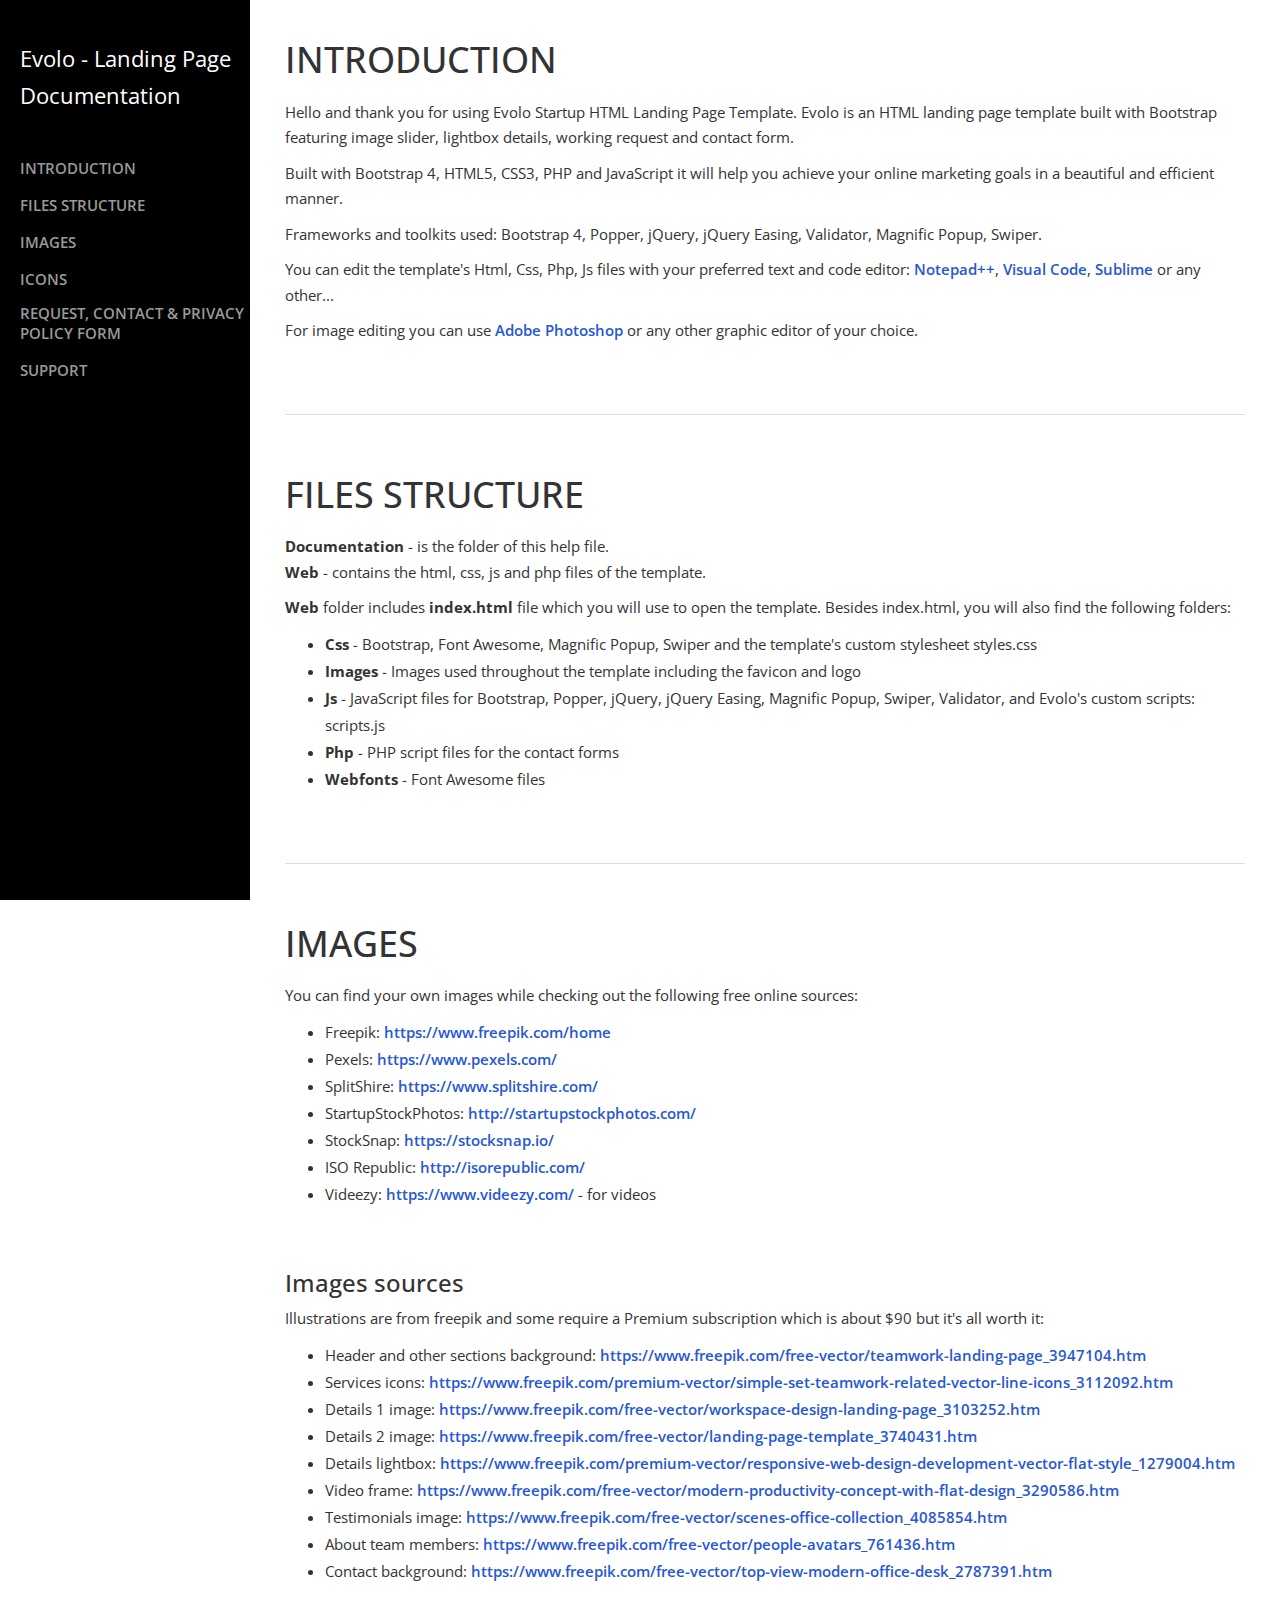
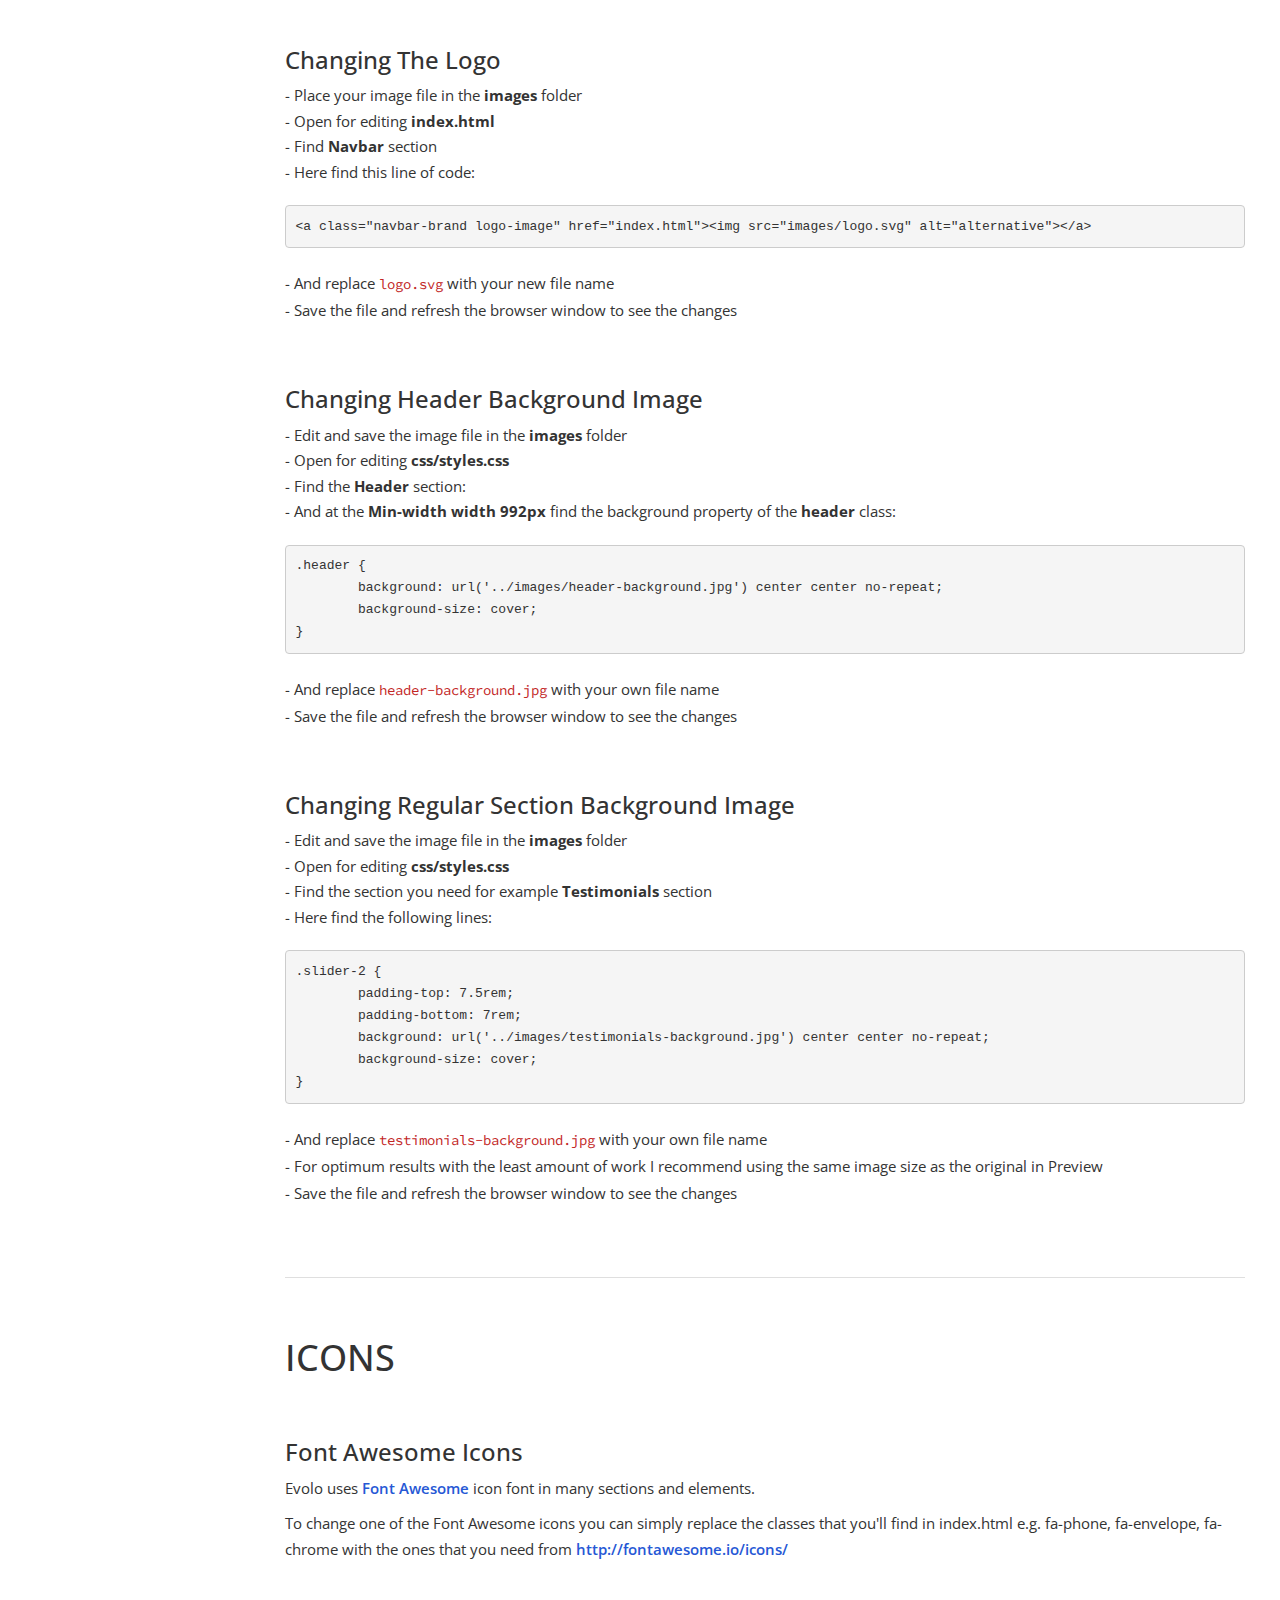
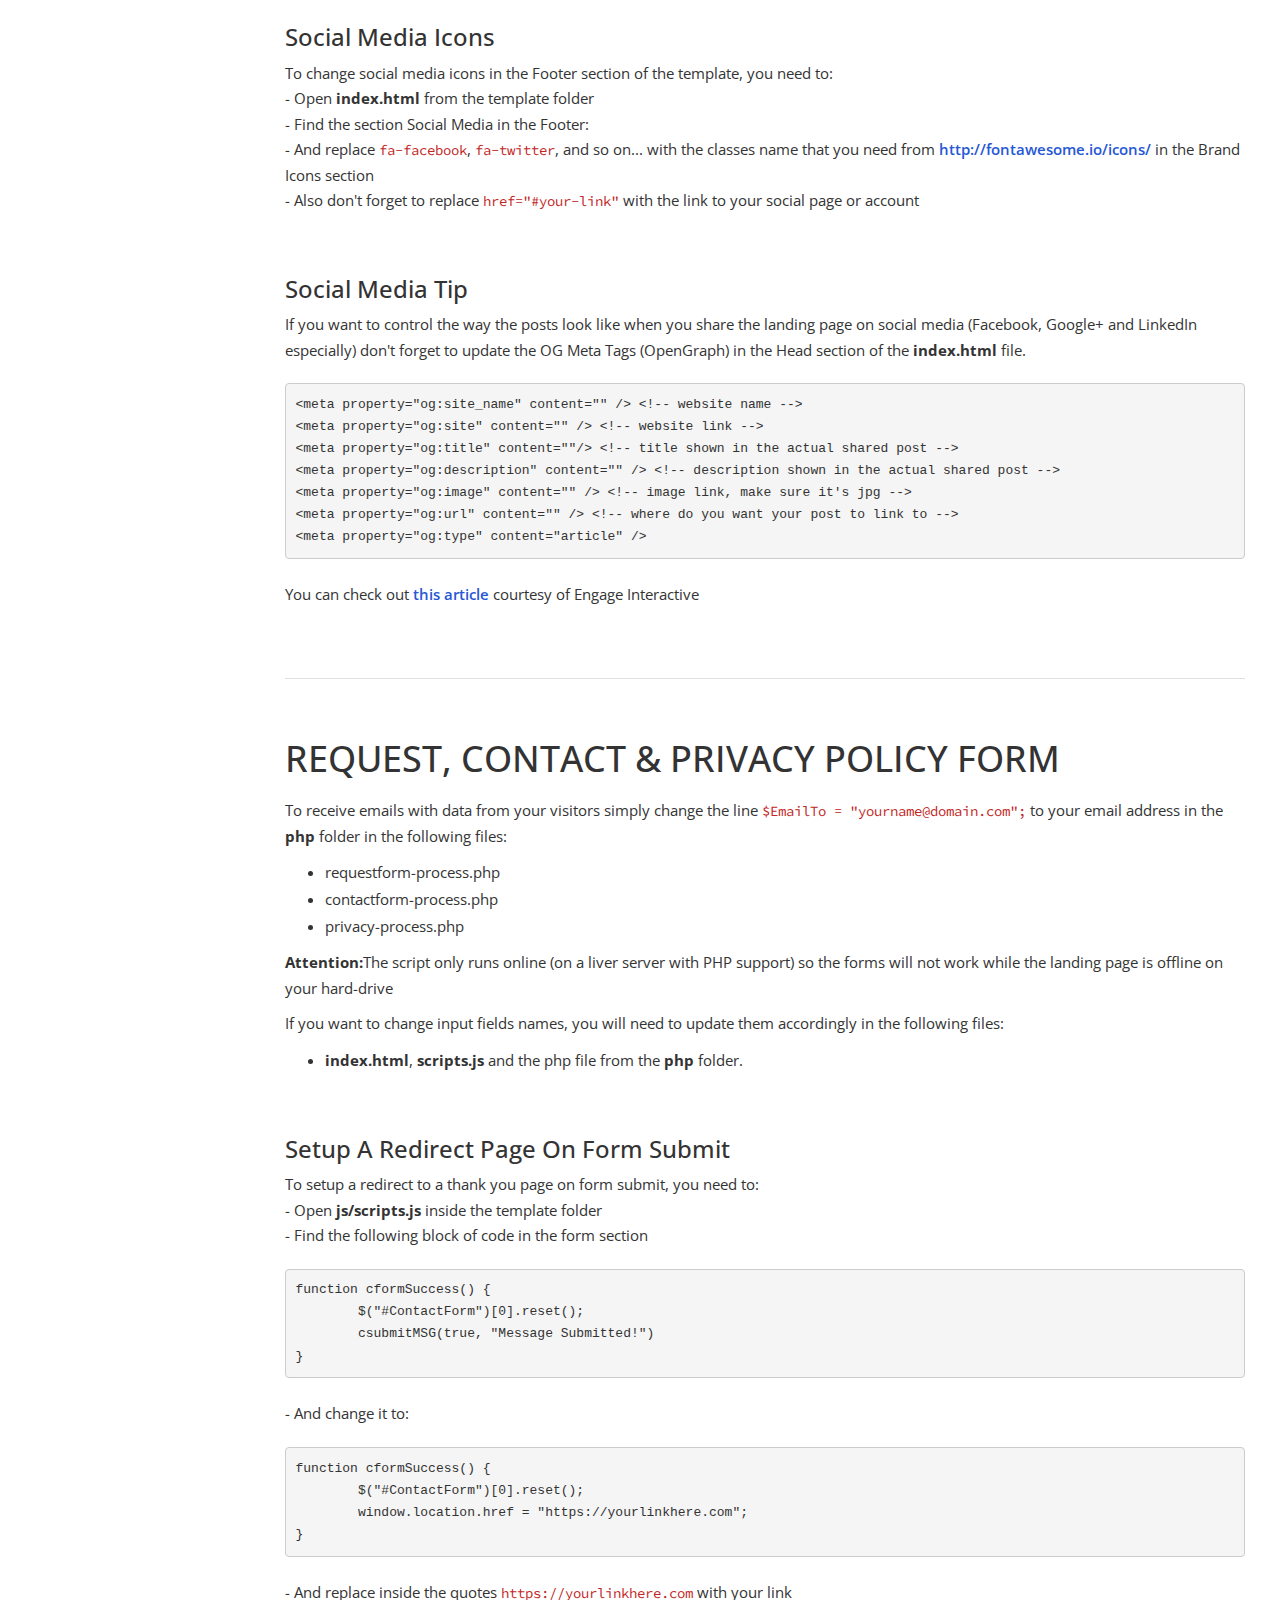
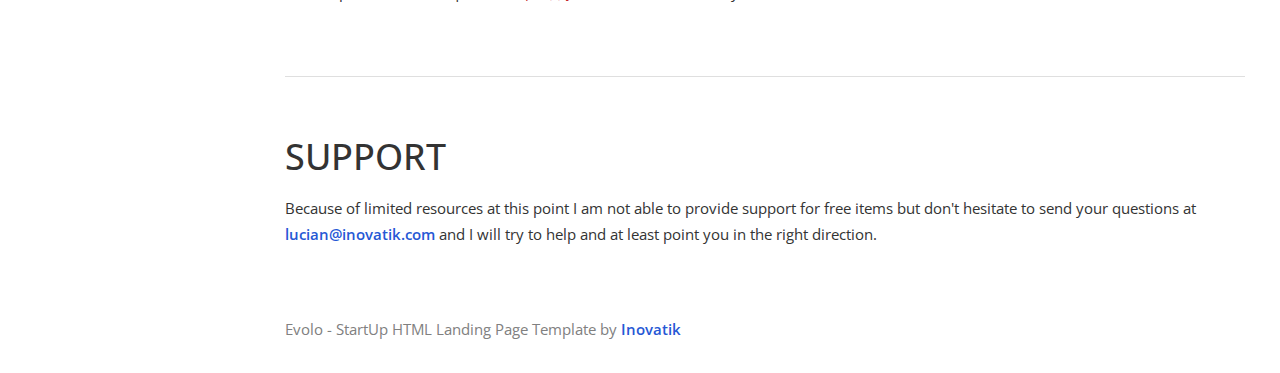
<file: mcwebsit/documentation/index.html>
<!DOCTYPE html>
<html lang="en">
<head>

    <meta charset="utf-8">
    <meta http-equiv="X-UA-Compatible" content="IE=edge">
    <meta name="viewport" content="width=device-width, shrink-to-fit=no, initial-scale=1">
    <meta name="description" content="">
    <meta name="author" content="">
    <title>Documentation - Evolo StartUp HTML Landing Page Template</title>

    <!-- Styles -->
	<link href="https://fonts.googleapis.com/css?family=Source+Code+Pro:300,400,600" rel="stylesheet">
	<link href="https://fonts.googleapis.com/css?family=Open+Sans:300,400,600" rel="stylesheet">
    <link href="css/bootstrap.min.css" rel="stylesheet">
    <link href="css/styles.css" rel="stylesheet">

    <!-- HTML5 Shim and Respond.js IE8 support of HTML5 elements and media queries -->
    <!-- WARNING: Respond.js doesn't work if you view the page via file:// -->
    <!--[if lt IE 9]>
        <script src="https://oss.maxcdn.com/libs/html5shiv/3.7.0/html5shiv.js"></script>
        <script src="https://oss.maxcdn.com/libs/respond.js/1.4.2/respond.min.js"></script>
    <![endif]-->

</head>
<body>
    <div id="wrapper">

        <!-- Sidebar -->
        <div id="sidebar-wrapper">
			<p>Evolo - Landing Page<br> Documentation</p>
            <ul class="sidebar-nav">
                <li class="sidebar-brand">
                </li>
                <li>
                    <a href="#introduction">INTRODUCTION</a>
                </li>
                <li>
                    <a href="#files">FILES STRUCTURE</a>
				</li>
				<li>
                    <a href="#images">IMAGES</a>
                </li>
                <li>
                    <a href="#icons">ICONS</a>
				</li>
				<li>
                    <a href="#forms">REQUEST, CONTACT & PRIVACY POLICY FORM</a>
                </li>
				<li>
                    <a href="#support">SUPPORT</a>
                </li>
            </ul>
        </div>
        <!-- end of sidebar wrapper -->


        <!-- Page Content -->
        <div id="page-content-wrapper">
            <div class="container-fluid">
                <div class="row">
                    <div id="introduction" class="col-lg-12">
                        <h1>INTRODUCTION</h1>
                        <p>Hello and thank you for using Evolo Startup HTML Landing Page Template. Evolo is an HTML landing page template built with Bootstrap featuring image slider, lightbox details, working request and contact form.</p>
						<p>Built with Bootstrap 4, HTML5, CSS3, PHP and JavaScript it will help you achieve your online marketing goals in a beautiful and efficient manner.</p>
						<p>Frameworks and toolkits used: Bootstrap 4, Popper, jQuery, jQuery Easing, Validator, Magnific Popup, Swiper.</p>
						<p>You can edit the template's Html, Css, Php, Js files with your preferred text and code editor: <a href="https://notepad-plus-plus.org/">Notepad++</a>, <a href="https://code.visualstudio.com/">Visual Code</a>, <a href="https://www.sublimetext.com/">Sublime</a> or any other...</p>
						<p>For image editing you can use <a href="http://www.adobe.com/products/photoshop.html">Adobe Photoshop</a> or any other graphic editor of your choice.</p>
					</div> <!-- end of introduction -->
					
					
					<div class="col-lg-12"><hr></div> <!-- gray separator line -->
					
					
					<div id="files" class="col-lg-12">
                        <h1>FILES STRUCTURE</h1>
						<p>
							<b>Documentation</b> - is the folder of this help file.
							<br><b>Web</b> - contains the html, css, js and php files of the template.
						</p>
						<p><b>Web</b> folder includes <b>index.html</b> file which you will use to open the template. Besides index.html, you will also find the following folders:
							<ul>
								<li><b>Css</b> - Bootstrap, Font Awesome, Magnific Popup, Swiper and the template's custom stylesheet styles.css</li>
								<li><b>Images</b> - Images used throughout the template including the favicon and logo</li>
								<li><b>Js</b> - JavaScript files for Bootstrap, Popper, jQuery, jQuery Easing, Magnific Popup, Swiper, Validator, and Evolo's custom scripts: scripts.js</li>
								<li><b>Php</b> - PHP script files for the contact forms</li>
								<li><b>Webfonts</b> - Font Awesome files</li>
							</ul>
						</p>
					</div> <!-- end of files structure -->


					<div class="col-lg-12"><hr></div> <!-- gray separator line -->


					<div id="images" class="col-lg-12">
						<h1>IMAGES</h1>
						<p>You can find your own images while checking out the following free online sources:
							<ul>
								<li>Freepik: <a href="https://www.pexels.com/">https://www.freepik.com/home</a></li>
								<li>Pexels: <a href="https://www.pexels.com/">https://www.pexels.com/</a></li>
								<li>SplitShire: <a href="https://www.splitshire.com/">https://www.splitshire.com/</a></li>
								<li>StartupStockPhotos: <a href="http://startupstockphotos.com/">http://startupstockphotos.com/</a></li>
								<li>StockSnap: <a href="https://stocksnap.io/">https://stocksnap.io/</a></li>
								<li>ISO Republic: <a href="http://isorepublic.com/">http://isorepublic.com/</a></li>
								<li>Videezy: <a href="https://www.videezy.com/">https://www.videezy.com/</a> - for videos</li>
							</ul>
						</p>

						<h3>Images sources</h3>
						<p>Illustrations are from freepik and some require a Premium subscription which is about $90 but it's all worth it:
							<ul>
								<li>Header and other sections background: <a href="https://www.freepik.com/free-vector/teamwork-landing-page_3947104.htm">https://www.freepik.com/free-vector/teamwork-landing-page_3947104.htm</a></li>
								<li>Services icons: <a href="https://www.freepik.com/premium-vector/simple-set-teamwork-related-vector-line-icons_3112092.htm">https://www.freepik.com/premium-vector/simple-set-teamwork-related-vector-line-icons_3112092.htm</a></li>
								<li>Details 1 image: <a href="https://www.freepik.com/free-vector/workspace-design-landing-page_3103252.htm">https://www.freepik.com/free-vector/workspace-design-landing-page_3103252.htm</a></li>
								<li>Details 2 image: <a href="https://www.freepik.com/free-vector/landing-page-template_3740431.htm">https://www.freepik.com/free-vector/landing-page-template_3740431.htm</a></li>
								<li>Details lightbox: <a href="https://www.freepik.com/premium-vector/responsive-web-design-development-vector-flat-style_1279004.htm">https://www.freepik.com/premium-vector/responsive-web-design-development-vector-flat-style_1279004.htm</a></li>
								<li>Video frame: <a href="https://www.freepik.com/free-vector/modern-productivity-concept-with-flat-design_3290586.htm">https://www.freepik.com/free-vector/modern-productivity-concept-with-flat-design_3290586.htm</a></li>
								<li>Testimonials image: <a href="https://www.freepik.com/free-vector/scenes-office-collection_4085854.htm">https://www.freepik.com/free-vector/scenes-office-collection_4085854.htm</a></li>
								<li>About team members: <a href="https://www.freepik.com/free-vector/people-avatars_761436.htm">https://www.freepik.com/free-vector/people-avatars_761436.htm</a></li>
								<li>Contact background: <a href="https://www.freepik.com/free-vector/top-view-modern-office-desk_2787391.htm">https://www.freepik.com/free-vector/top-view-modern-office-desk_2787391.htm</a></li>
							</ul>
						</p>
						
						<h3>Changing The Logo</h3>
						<p>
							- Place your image file in the <b>images</b> folder
							<br>- Open for editing <b>index.html</b>
							<br>- Find <b>Navbar</b> section
							<br>- Here find this line of code:
<pre class="code-format">
&lt;a class=&quot;navbar-brand logo-image&quot; href=&quot;index.html&quot;&gt;&lt;img src=&quot;images/logo.svg&quot; alt=&quot;alternative&quot;&gt;&lt;/a&gt;
</pre>							
							<br>- And replace <span class="code">logo.svg</span> with your new file name
							<br>- Save the file and refresh the browser window to see the changes
						</p>
						
						<h3>Changing Header Background Image</h3>
						<p>
							- Edit and save the image file in the <b>images</b> folder
							<br>- Open for editing <b>css/styles.css</b>
							<br>- Find the <b>Header</b> section:
							<br>- And at the <b>Min-width width 992px</b> find the background property of the <b>header</b> class:
<pre class="code-format">
.header {
	background: url('../images/header-background.jpg') center center no-repeat;
	background-size: cover; 
}
</pre>							
							<br>- And replace <span class="code">header-background.jpg</span> with your own file name
							<br>- Save the file and refresh the browser window to see the changes
						</p>

						<h3>Changing Regular Section Background Image</h3>
						<p>
							- Edit and save the image file in the <b>images</b> folder
							<br>- Open for editing <b>css/styles.css</b>
							<br>- Find the section you need for example <b>Testimonials</b> section
							<br>- Here find the following lines:
<pre class="code-format">
.slider-2 {
	padding-top: 7.5rem;
	padding-bottom: 7rem;
	background: url('../images/testimonials-background.jpg') center center no-repeat;
	background-size: cover; 
}
</pre>							
							<br>- And replace <span class="code">testimonials-background.jpg</span> with your own file name
							<br>- For optimum results with the least amount of work I recommend using the same image size as the original in Preview
							<br>- Save the file and refresh the browser window to see the changes
						</p>
					</div> <!-- end of images -->


					<div class="col-lg-12"><hr></div> <!-- gray separator line -->
					
					
					<div id="icons" class="col-lg-12">
                        <h1>ICONS</h1>
						<h3>Font Awesome Icons</h3>
						<p>Evolo uses <a href="http://fontawesome.io/">Font Awesome</a> icon font in many sections and elements.
						<p>To change one of the Font Awesome icons you can simply replace the classes that you'll find in index.html e.g. fa-phone, fa-envelope, fa-chrome with the ones that you need from <a href="http://fontawesome.io/icons/">http://fontawesome.io/icons/</a></p>

						<h3>Social Media Icons</h3>
						<p>To change social media icons in the Footer section of the template, you need to: 
							<br>- Open <b>index.html</b> from the template folder
							<br>- Find the section Social Media in the Footer:
							<br>- And replace <span class="code">fa-facebook</span>, <span class="code">fa-twitter</span>, and so on... with the classes name that you need from <a href="http://fontawesome.io/icons/">http://fontawesome.io/icons/</a> in the Brand Icons section
							<br>- Also don't forget to replace <span class="code">href="#your-link"</span> with the link to your social page or account
						</p>

						<h3>Social Media Tip</h3>
						<p>If you want to control the way the posts look like when you share the landing page on social media (Facebook, Google+ and LinkedIn especially) don't forget to update the OG Meta Tags (OpenGraph) in the Head section of the <b>index.html</b> file.
<pre class="code-format">
&lt;meta property="og:site_name" content="" /&gt; &lt;!-- website name --&gt;
&lt;meta property="og:site" content="" /&gt; &lt;!-- website link --&gt;
&lt;meta property="og:title" content=""/&gt; &lt;!-- title shown in the actual shared post --&gt;
&lt;meta property="og:description" content="" /&gt; &lt;!-- description shown in the actual shared post --&gt;
&lt;meta property="og:image" content="" /&gt; &lt;!-- image link, make sure it's jpg --&gt;
&lt;meta property="og:url" content="" /&gt; &lt;!-- where do you want your post to link to --&gt;
&lt;meta property="og:type" content="article" /&gt;
</pre>
						<br>You can check out <a href="http://engageinteractive.co.uk/blog/an-introduction-to-using-facebooks-open-graph-protocol">this article</a> courtesy of Engage Interactive</p>
                    </div> <!-- end of icons -->
					

					<div class="col-lg-12"><hr></div> <!-- gray separator line -->
					

					<div id="forms" class="col-lg-12">
                        <h1>REQUEST, CONTACT & PRIVACY POLICY FORM</h1>
                        <p>To receive emails with data from your visitors simply change the line <span class="code">$EmailTo = "yourname@domain.com";</span> to your email address in the <b>php</b> folder in the following files:</p>
						<ul>
							<li>requestform-process.php</li>
							<li>contactform-process.php</li>
							<li>privacy-process.php</li>
						</ul>
						<p><b>Attention:</b>The script only runs online (on a liver server with PHP support) so the forms will not work while the landing page is offline on your hard-drive</p>
						<p>If you want to change input fields names, you will need to update them accordingly in the following files:</p>
						<ul>
							<li><b>index.html</b>, <b>scripts.js</b> and the php file from the <b>php</b> folder.</li>
						</ul>

						<h3>Setup A Redirect Page On Form Submit</h3>
						<p>
							To setup a redirect to a thank you page on form submit, you need to: 
							<br>- Open <b>js/scripts.js</b> inside the template folder
							<br>- Find the following block of code in the form section 
<pre class="code-format">
function cformSuccess() {
	$("#ContactForm")[0].reset();
	csubmitMSG(true, "Message Submitted!")
}
</pre>
							<br>- And change it to:
<pre class="code-format">
function cformSuccess() {
	$("#ContactForm")[0].reset();
	window.location.href = "https://yourlinkhere.com";
}
</pre>
							<br>- And replace inside the quotes <span class="code">https://yourlinkhere.com</span> with your link
						</p>
					</div> <!-- end of contact form and privacy policy form -->
						
					
					<div class="col-lg-12"><hr></div> <!-- gray separator line -->

					
					<div id="support" class="col-lg-12">
						<h1>SUPPORT</h1>
						<p>Because of limited resources at this point I am not able to provide support for free items but don't hesitate to send your questions at <a href="mailto:lucian@inovatik.com">lucian@inovatik.com</a> and I will try to help and at least point you in the right direction.</p>
					</div> <!-- end of support -->
										
					<div class="col-lg-12">
						<p class="footer">Evolo - StartUp HTML Landing Page Template by <a href="https://inovatik.com">Inovatik</a></p>
					</div>
                </div>
            </div>
        </div> <!-- end of page content wrapper -->
    </div> <!-- end of wrapper -->
    

    <!-- Scripts Libraries -->
    <script src="js/jquery.js" type="text/javascript"></script>
    <script src="js/bootstrap.min.js" type="text/javascript"></script>

	
	<!-- Custom Scripts -->
    <script>
    <!-- Menu Toggle Script -->
	$("#menu-toggle").click(function(e) {
        e.preventDefault();
        $("#wrapper").toggleClass("toggled");
    });
	
	/* Smooth Scrolling To Anchors  */
		$(function() {
			$('a[href*="#"]:not([data-toggle="tab"])').click(function() {
				if (location.pathname.replace(/^\//,'') == this.pathname.replace(/^\//,'') && location.hostname == this.hostname) {
					var target = $(this.hash);
					target = target.length ? target : $('[name=' + this.hash.slice(1) +']');
					if (target.length) {
						$('html, body').animate({
							scrollTop: target.offset().top
						}, 700);
						return false;
					}
				}
			});
		});
	</script>

</body>
</html>
</file>
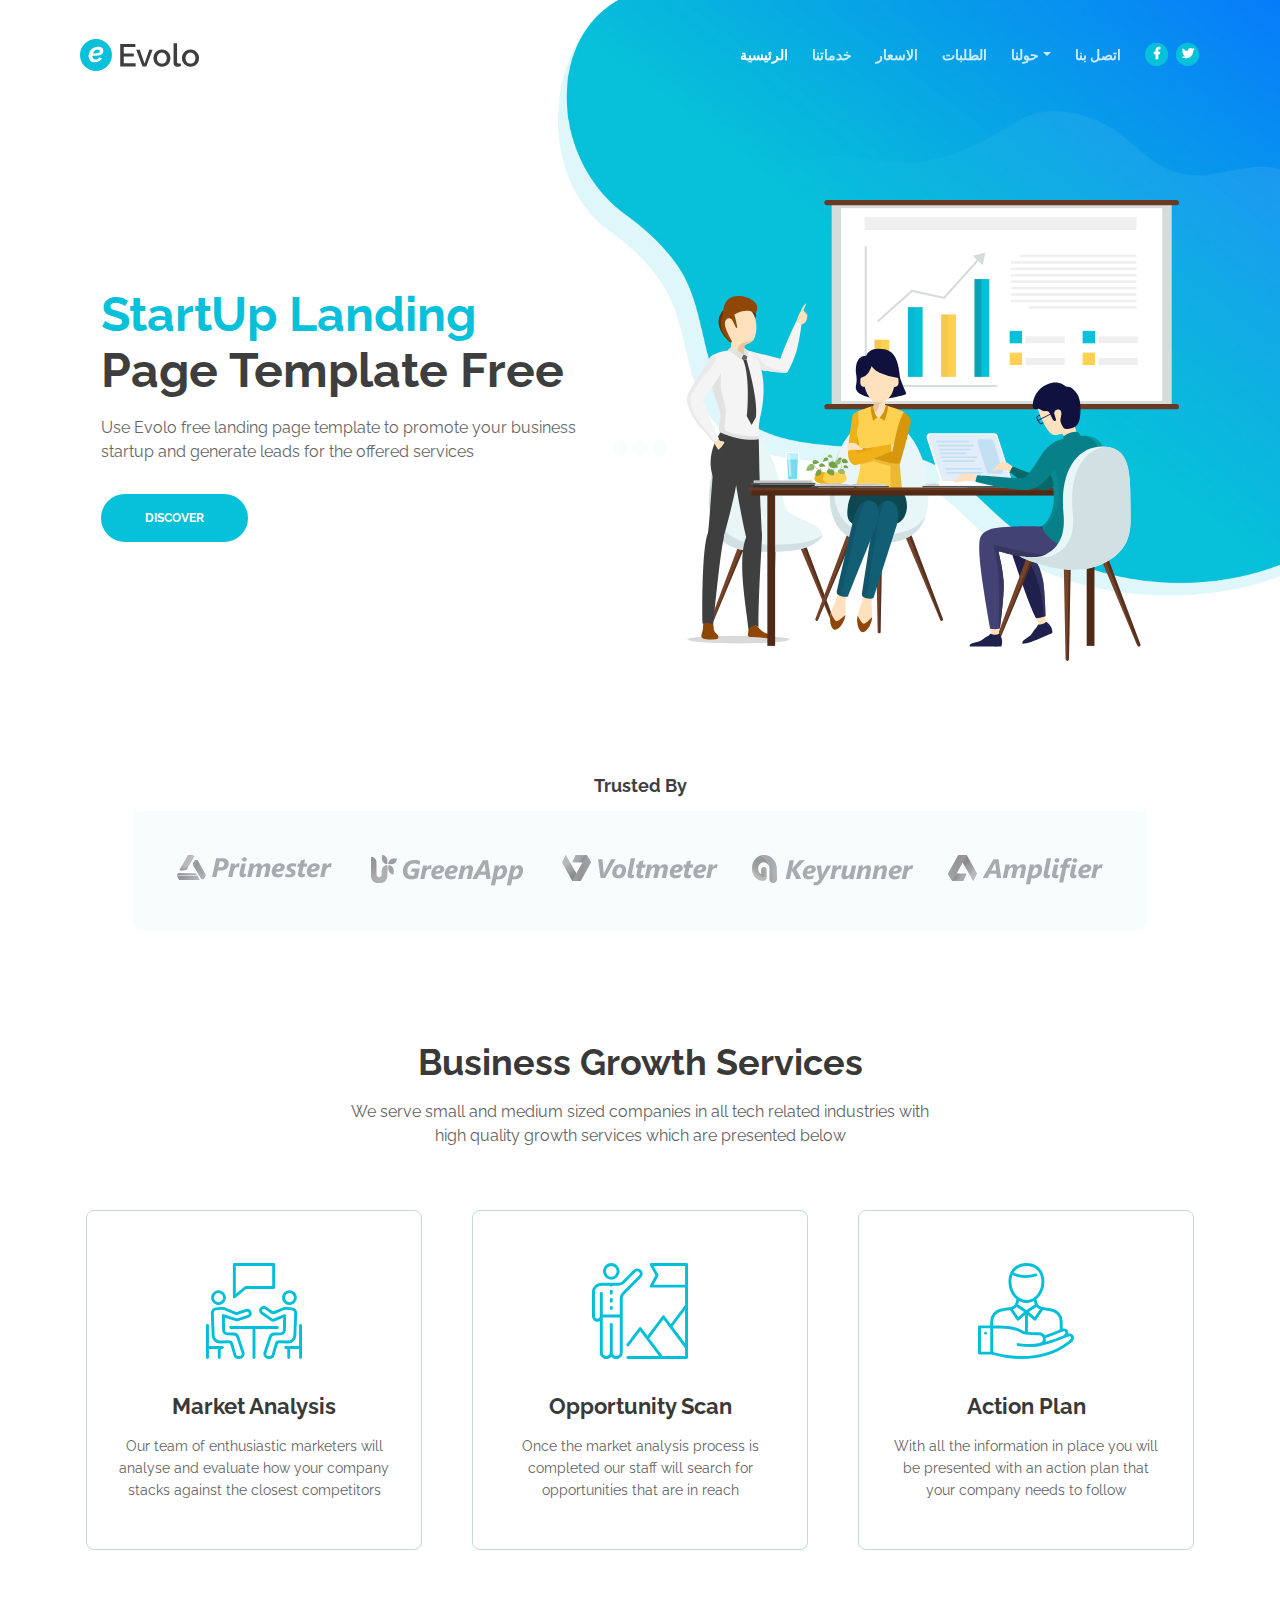
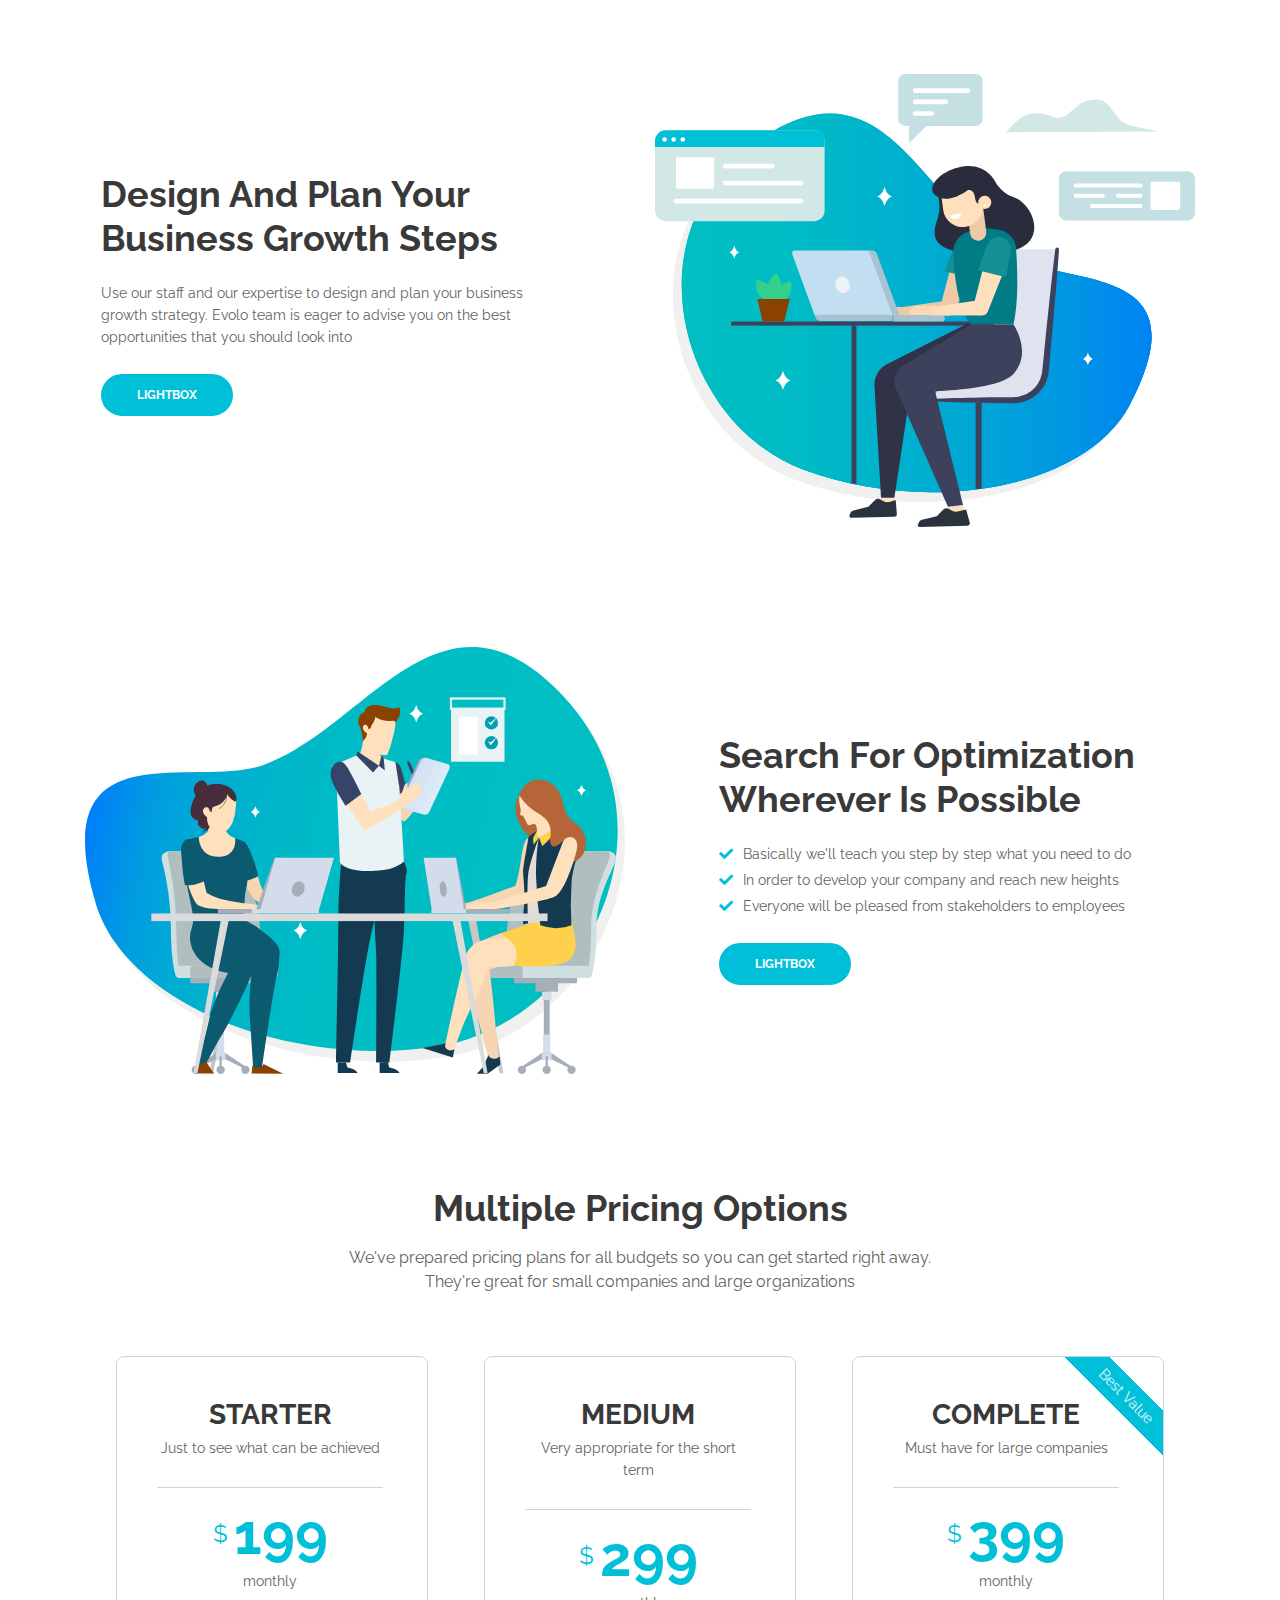
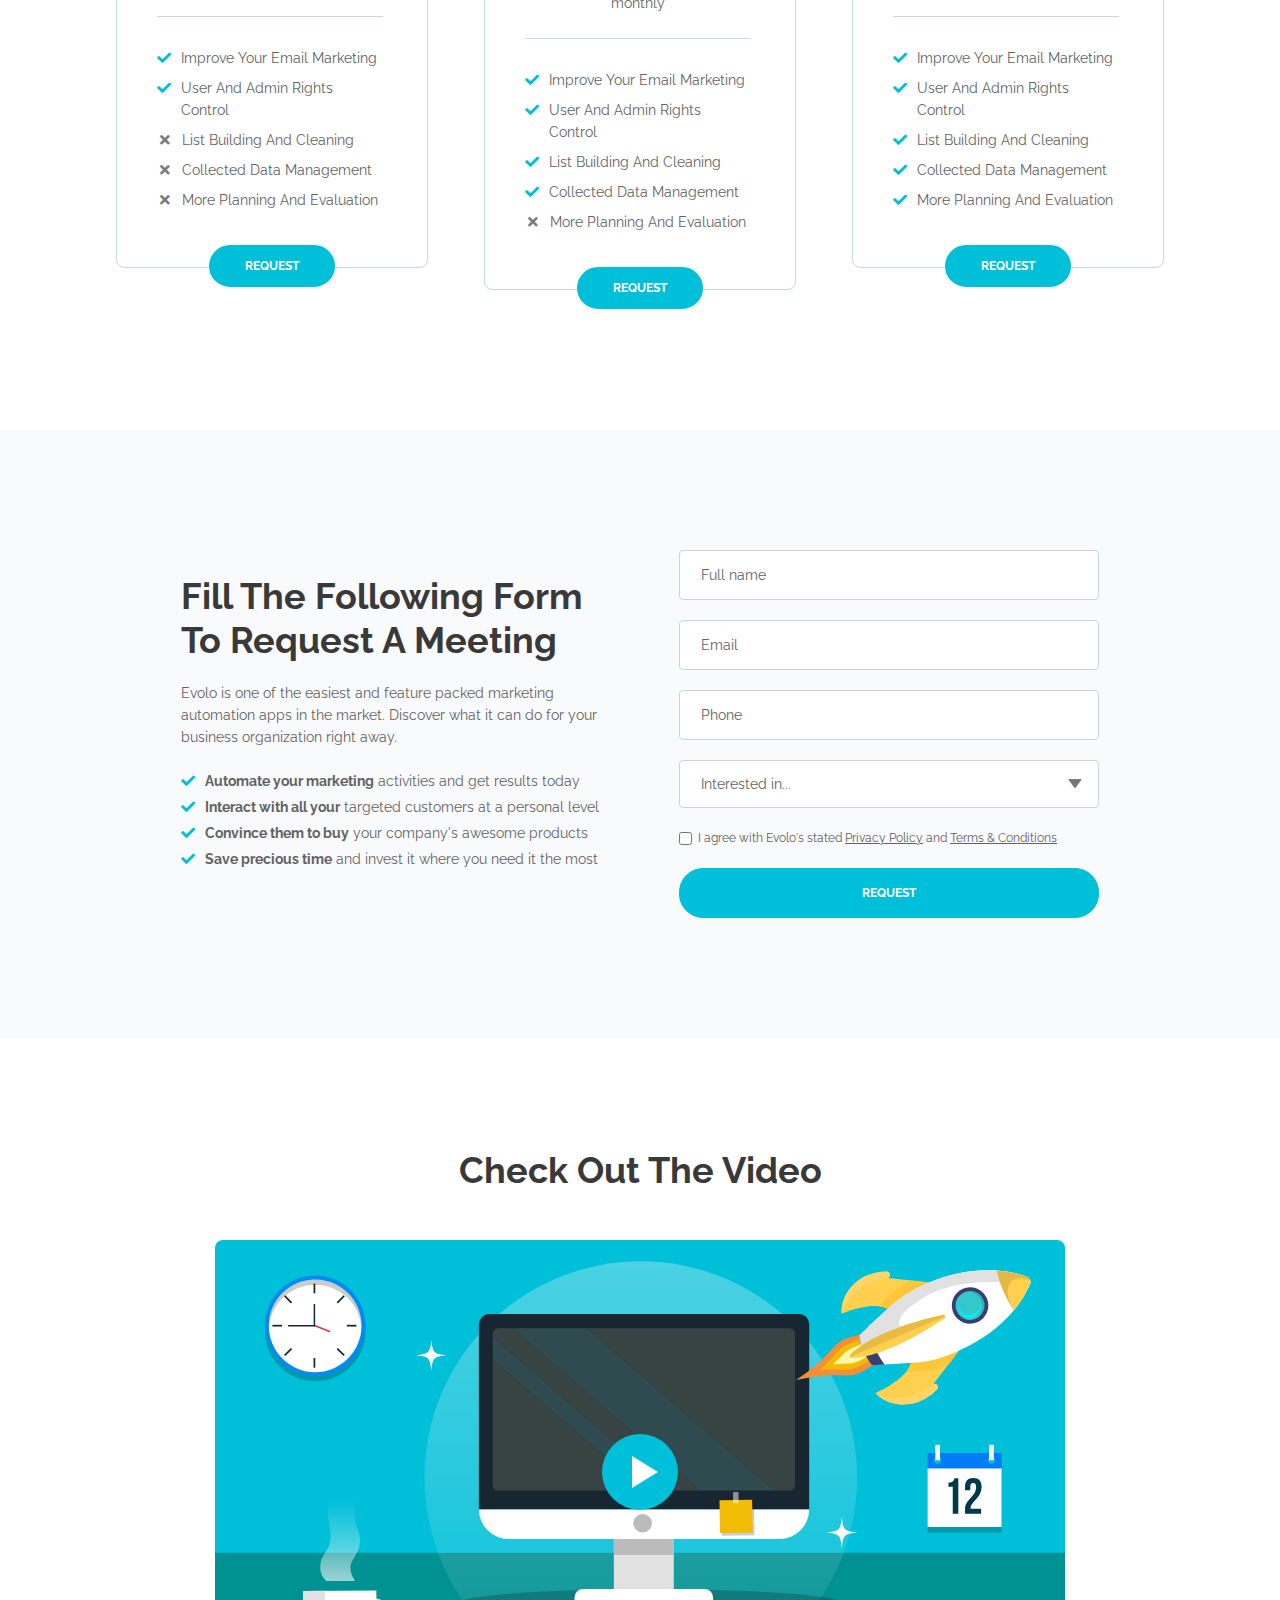
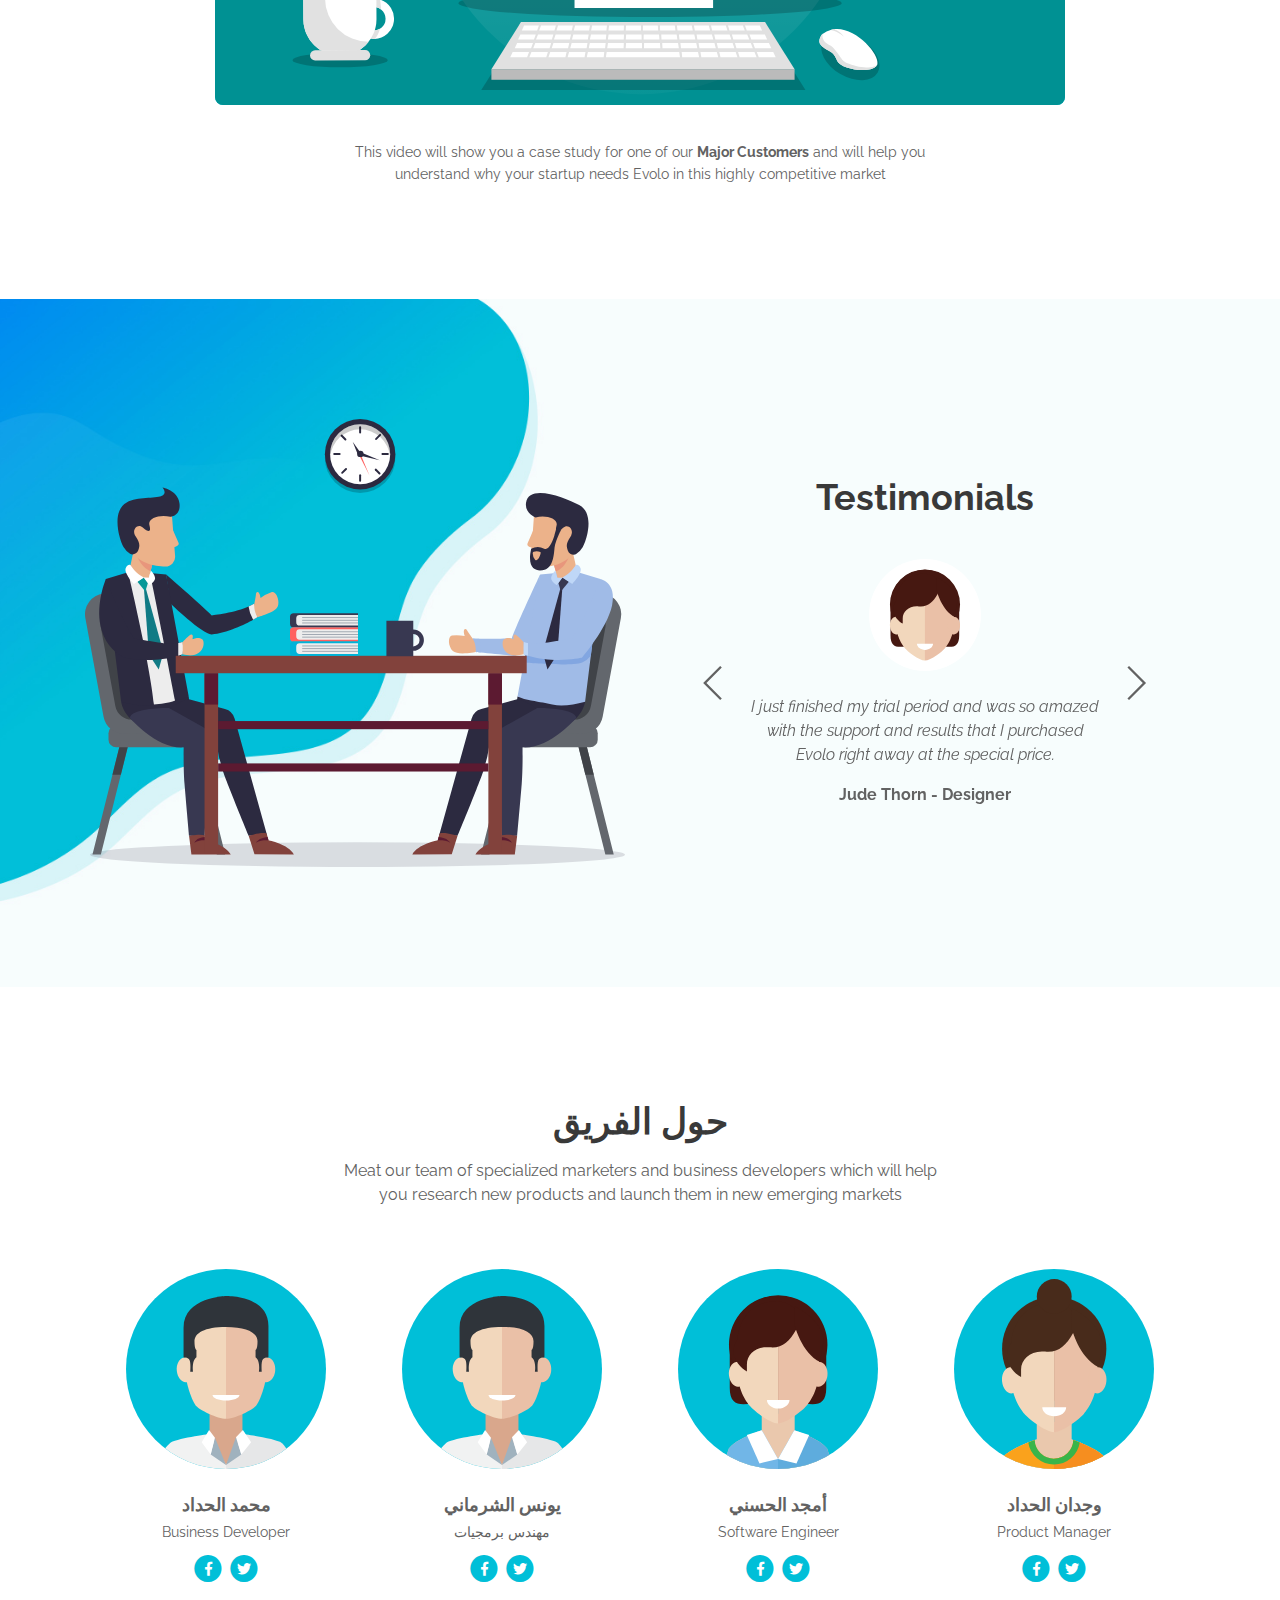
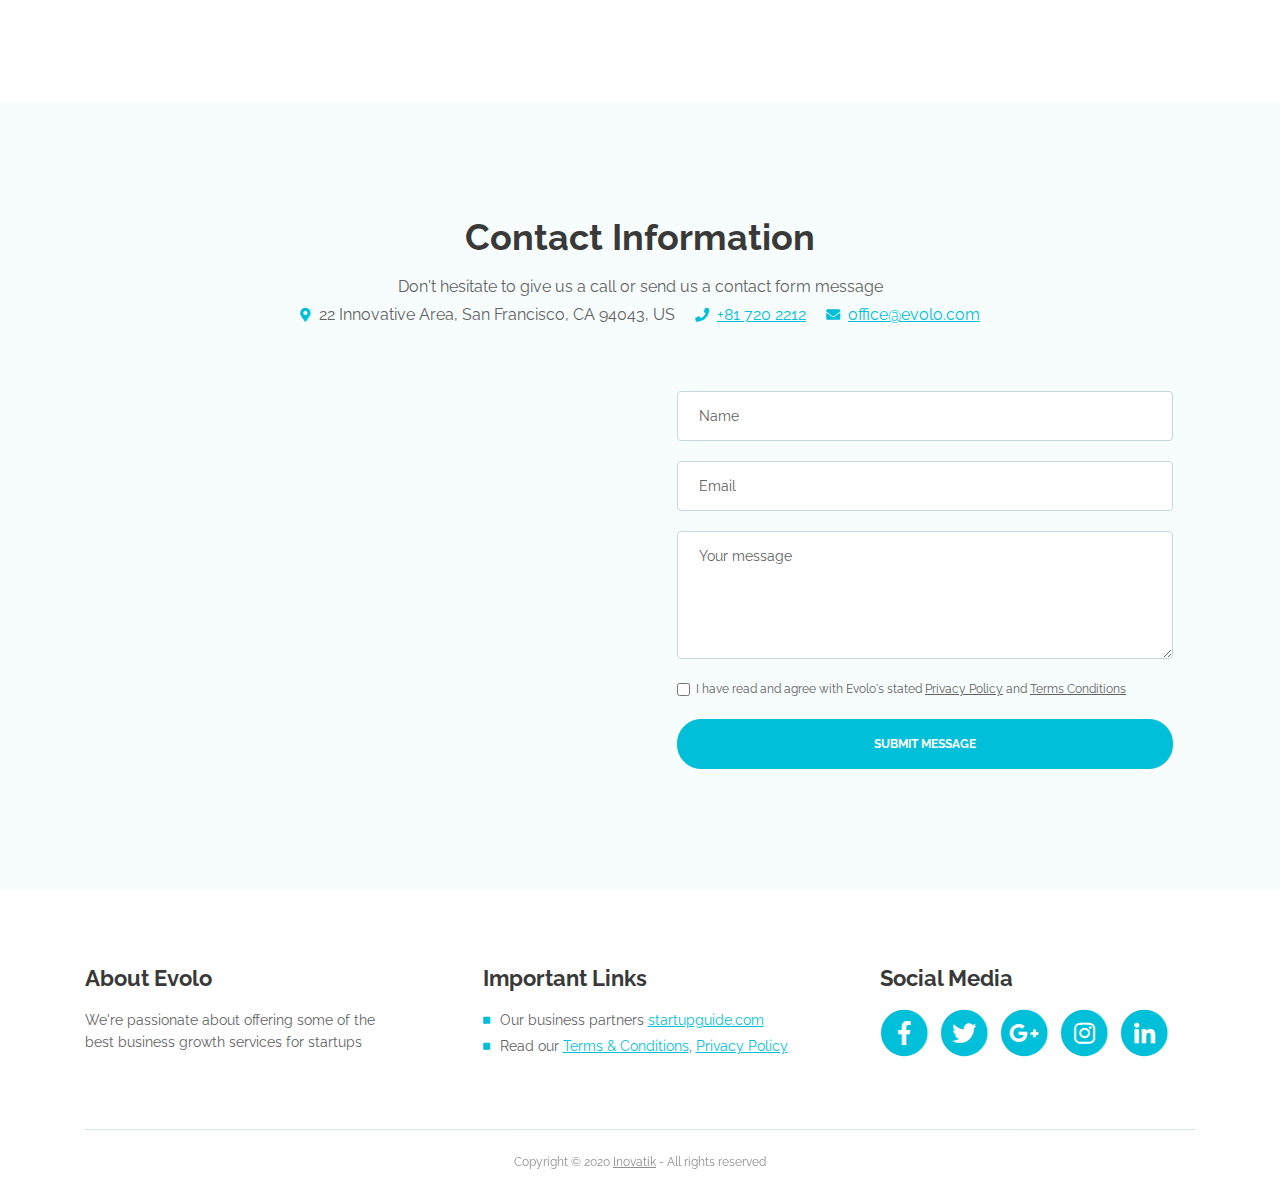
<file: website/web/MetaCode webSite/web/index.html>
<!DOCTYPE html>
<html lang="en">
<head>
    <meta charset="utf-8">
    <meta name="viewport" content="width=device-width, initial-scale=1, shrink-to-fit=no">
    
    <!-- SEO Meta Tags -->
    <meta name="description" content="Create a stylish landing page for your business startup and get leads for the offered services with this HTML landing page template.">
    <meta name="author" content="Inovatik">

    <!-- OG Meta Tags to improve the way the post looks when you share the page on LinkedIn, Facebook, Google+ -->
	<meta property="og:site_name" content="" /> <!-- website name -->
	<meta property="og:site" content="" /> <!-- website link -->
	<meta property="og:title" content=""/> <!-- title shown in the actual shared post -->
	<meta property="og:description" content="" /> <!-- description shown in the actual shared post -->
	<meta property="og:image" content="" /> <!-- image link, make sure it's jpg -->
	<meta property="og:url" content="" /> <!-- where do you want your post to link to -->
	<meta property="og:type" content="article" />

    <!-- Website Title -->
    <title>Meta Code - ميتا كود </title>
    
    <!-- Styles -->
    <link href="https://fonts.googleapis.com/css?family=Raleway:400,400i,600,700,700i&amp;subset=latin-ext" rel="stylesheet">
    <link href="css/bootstrap.css" rel="stylesheet">
    <link href="css/fontawesome-all.css" rel="stylesheet">
    <link href="css/swiper.css" rel="stylesheet">
	<link href="css/magnific-popup.css" rel="stylesheet">
	<link href="css/styles.css" rel="stylesheet">
	
	<!-- Favicon  -->
    <link rel="icon" href="images/favicon.png">
</head>
<body data-spy="scroll" data-target=".fixed-top">
    
    <!-- Preloader -->
	<div class="spinner-wrapper">
        <div class="spinner">
            <div class="bounce1"></div>
            <div class="bounce2"></div>
            <div class="bounce3"></div>
        </div>
    </div>
    <!-- end of preloader -->
    

    <!-- Navigation -->
    <nav class="navbar navbar-expand-lg navbar-dark navbar-custom fixed-top">
        <!-- Text Logo - Use this if you don't have a graphic logo -->
        <!-- <a class="navbar-brand logo-text page-scroll" href="index.html">Evolo</a> -->

        <!-- Image Logo -->
        <a class="navbar-brand logo-image" href="index.html"><img src="images/logo.svg" alt="alternative"></a>
        
        <!-- Mobile Menu Toggle Button -->
        <button class="navbar-toggler" type="button" data-toggle="collapse" data-target="#navbarsExampleDefault" aria-controls="navbarsExampleDefault" aria-expanded="false" aria-label="Toggle navigation">
            <span class="navbar-toggler-awesome fas fa-bars"></span>
            <span class="navbar-toggler-awesome fas fa-times"></span>
        </button>
        <!-- end of mobile menu toggle button -->

        <div class="collapse navbar-collapse" id="navbarsExampleDefault">
            <ul class="navbar-nav ml-auto">
                <li class="nav-item">
                    <a class="nav-link page-scroll" href="#header">الرئيسية <span class="sr-only">(current)</span></a>
                </li>
                <li class="nav-item">
                    <a class="nav-link page-scroll" href="#services">خدماتنا</a>
                </li>
                <li class="nav-item">
                    <a class="nav-link page-scroll" href="#pricing">الاسعار</a>
                </li>
                <li class="nav-item">
                    <a class="nav-link page-scroll" href="#request">الطلبات</a>
                </li>

                <!-- Dropdown Menu -->          
                <li class="nav-item dropdown">
                    <a class="nav-link dropdown-toggle page-scroll" href="#about" id="navbarDropdown" role="button" aria-haspopup="true" aria-expanded="false">حولنا</a>
                    <div class="dropdown-menu" aria-labelledby="navbarDropdown">
                        <a class="dropdown-item" href="terms-conditions.html"><span class="item-text">الشروط والاحكام</span></a>
                        <div class="dropdown-items-divide-hr"></div>
                        <a class="dropdown-item" href="privacy-policy.html"><span class="item-text">سياسة الخصوصية</span></a>
                    </div>
                </li>
                <!-- end of dropdown menu -->

                <li class="nav-item">
                    <a class="nav-link page-scroll" href="#contact">اتصل بنا</a>
                </li>
            </ul>
            <span class="nav-item social-icons">
                <span class="fa-stack">
                    <a href="#your-link">
                        <i class="fas fa-circle fa-stack-2x facebook"></i>
                        <i class="fab fa-facebook-f fa-stack-1x"></i>
                    </a>
                </span>
                <span class="fa-stack">
                    <a href="#your-link">
                        <i class="fas fa-circle fa-stack-2x twitter"></i>
                        <i class="fab fa-twitter fa-stack-1x"></i>
                    </a>
                </span>
            </span>
        </div>
    </nav> <!-- end of navbar -->
    <!-- end of navigation -->


    <!-- Header -->
    <header id="header" class="header">
        <div class="header-content">
            <div class="container">
                <div class="row">
                    <div class="col-lg-6">
                        <div class="text-container">
                            <h1><span class="turquoise">StartUp Landing</span> Page Template Free</h1>
                            <p class="p-large">Use Evolo free landing page template to promote your business startup and generate leads for the offered services</p>
                            <a class="btn-solid-lg page-scroll" href="#services">DISCOVER</a>
                        </div> <!-- end of text-container -->
                    </div> <!-- end of col -->
                    <div class="col-lg-6">
                        <div class="image-container">
                            <img class="img-fluid" src="images/header-teamwork.svg" alt="alternative">
                        </div> <!-- end of image-container -->
                    </div> <!-- end of col -->
                </div> <!-- end of row -->
            </div> <!-- end of container -->
        </div> <!-- end of header-content -->
    </header> <!-- end of header -->
    <!-- end of header -->


    <!-- Customers -->
    <div class="slider-1">
        <div class="container">
            <div class="row">
                <div class="col-lg-12">
                    <h5>Trusted By</h5>
                    
                    <!-- Image Slider -->
                    <div class="slider-container">
                        <div class="swiper-container image-slider">
                            <div class="swiper-wrapper">
                                <div class="swiper-slide">
                                    <div class="image-container">
                                        <img class="img-responsive" src="images/customer-logo-1.png" alt="alternative">
                                    </div>
                                </div>
                                <div class="swiper-slide">
                                    <div class="image-container">
                                        <img class="img-responsive" src="images/customer-logo-2.png" alt="alternative">
                                    </div>
                                </div>
                                <div class="swiper-slide">
                                    <div class="image-container">
                                        <img class="img-responsive" src="images/customer-logo-3.png" alt="alternative">
                                    </div>
                                </div>
                                <div class="swiper-slide">
                                    <div class="image-container">
                                        <img class="img-responsive" src="images/customer-logo-4.png" alt="alternative">
                                    </div>
                                </div>
                                <div class="swiper-slide">
                                    <div class="image-container">
                                        <img class="img-responsive" src="images/customer-logo-5.png" alt="alternative">
                                    </div>
                                </div>
                                <div class="swiper-slide">
                                    <div class="image-container">
                                        <img class="img-responsive" src="images/customer-logo-6.png" alt="alternative">
                                    </div>
                                </div>
                            </div> <!-- end of swiper-wrapper -->
                        </div> <!-- end of swiper container -->
                    </div> <!-- end of slider-container -->
                    <!-- end of image slider -->

                </div> <!-- end of col -->
            </div> <!-- end of row -->
        </div> <!-- end of container -->
    </div> <!-- end of slider-1 -->
    <!-- end of customers -->


    <!-- Services -->
    <div id="services" class="cards-1">
        <div class="container">
            <div class="row">
                <div class="col-lg-12">
                    <h2>Business Growth Services</h2>
                    <p class="p-heading p-large">We serve small and medium sized companies in all tech related industries with high quality growth services which are presented below</p>
                </div> <!-- end of col -->
            </div> <!-- end of row -->
            <div class="row">
                <div class="col-lg-12">

                    <!-- Card -->
                    <div class="card">
                        <img class="card-image" src="images/services-icon-1.svg" alt="alternative">
                        <div class="card-body">
                            <h4 class="card-title">Market Analysis</h4>
                            <p>Our team of enthusiastic marketers will analyse and evaluate how your company stacks against the closest competitors</p>
                        </div>
                    </div>
                    <!-- end of card -->

                    <!-- Card -->
                    <div class="card">
                        <img class="card-image" src="images/services-icon-2.svg" alt="alternative">
                        <div class="card-body">
                            <h4 class="card-title">Opportunity Scan</h4>
                            <p>Once the market analysis process is completed our staff will search for opportunities that are in reach</p>
                        </div>
                    </div>
                    <!-- end of card -->

                    <!-- Card -->
                    <div class="card">
                        <img class="card-image" src="images/services-icon-3.svg" alt="alternative">
                        <div class="card-body">
                            <h4 class="card-title">Action Plan</h4>
                            <p>With all the information in place you will be presented with an action plan that your company needs to follow</p>
                        </div>
                    </div>
                    <!-- end of card -->
                    
                </div> <!-- end of col -->
            </div> <!-- end of row -->
        </div> <!-- end of container -->
    </div> <!-- end of cards-1 -->
    <!-- end of services -->


    <!-- Details 1 -->
    <div class="basic-1">
        <div class="container">
            <div class="row">
                <div class="col-lg-6">
                    <div class="text-container">
                        <h2>Design And Plan Your Business Growth Steps</h2>
                        <p>Use our staff and our expertise to design and plan your business growth strategy. Evolo team is eager to advise you on the best opportunities that you should look into</p>
                        <a class="btn-solid-reg popup-with-move-anim" href="#details-lightbox-1">LIGHTBOX</a>
                    </div> <!-- end of text-container -->
                </div> <!-- end of col -->
                <div class="col-lg-6">
                    <div class="image-container">
                        <img class="img-fluid" src="images/details-1-office-worker.svg" alt="alternative">
                    </div> <!-- end of image-container -->
                </div> <!-- end of col -->
            </div> <!-- end of row -->
        </div> <!-- end of container -->
    </div> <!-- end of basic-1 -->
    <!-- end of details 1 -->

    
    <!-- Details 2 -->
    <div class="basic-2">
        <div class="container">
            <div class="row">
                <div class="col-lg-6">
                    <div class="image-container">
                        <img class="img-fluid" src="images/details-2-office-team-work.svg" alt="alternative">
                    </div> <!-- end of image-container -->
                </div> <!-- end of col -->
                <div class="col-lg-6">
                    <div class="text-container">
                        <h2>Search For Optimization Wherever Is Possible</h2>
                        <ul class="list-unstyled li-space-lg">
                            <li class="media">
                                <i class="fas fa-check"></i>
                                <div class="media-body">Basically we'll teach you step by step what you need to do</div>
                            </li>
                            <li class="media">
                                <i class="fas fa-check"></i>
                                <div class="media-body">In order to develop your company and reach new heights</div>
                            </li>
                            <li class="media">
                                <i class="fas fa-check"></i>
                                <div class="media-body">Everyone will be pleased from stakeholders to employees</div>
                            </li>
                        </ul>
                        <a class="btn-solid-reg popup-with-move-anim" href="#details-lightbox-2">LIGHTBOX</a>
                    </div> <!-- end of text-container -->
                </div> <!-- end of col -->
            </div> <!-- end of row -->
        </div> <!-- end of container -->
    </div> <!-- end of basic-2 -->
    <!-- end of details 2 -->

    <!-- Details Lightboxes -->
    <!-- Details Lightbox 1 -->
	<div id="details-lightbox-1" class="lightbox-basic zoom-anim-dialog mfp-hide">
        <div class="container">
            <div class="row">
                <button title="Close (Esc)" type="button" class="mfp-close x-button">×</button>
                <div class="col-lg-8">
                    <div class="image-container">
                        <img class="img-fluid" src="images/details-lightbox-1.svg" alt="alternative">
                    </div> <!-- end of image-container -->
                </div> <!-- end of col -->
                <div class="col-lg-4">
                    <h3>Design And Plan</h3>
                    <hr>
                    <h5>Core feature</h5>
                    <p>The emailing module basically will speed up your email marketing operations while offering more subscriber control.</p>
                    <p>Do you need to build lists for your email campaigns? It just got easier with Evolo.</p>
                    <ul class="list-unstyled li-space-lg">
                        <li class="media">
                            <i class="fas fa-check"></i><div class="media-body">List building framework</div>
                        </li>
                        <li class="media">
                            <i class="fas fa-check"></i><div class="media-body">Easy database browsing</div>
                        </li>
                        <li class="media">
                            <i class="fas fa-check"></i><div class="media-body">User administration</div>
                        </li>
                        <li class="media">
                            <i class="fas fa-check"></i><div class="media-body">Automate user signup</div>
                        </li>
                        <li class="media">
                            <i class="fas fa-check"></i><div class="media-body">Quick formatting tools</div>
                        </li>
                        <li class="media">
                            <i class="fas fa-check"></i><div class="media-body">Fast email checking</div>
                        </li>
                    </ul>
                    <a class="btn-solid-reg mfp-close page-scroll" href="#request">REQUEST</a> <a class="btn-outline-reg mfp-close as-button" href="#screenshots">BACK</a>
                </div> <!-- end of col -->
            </div> <!-- end of row -->
        </div> <!-- end of container -->
    </div> <!-- end of lightbox-basic -->
    <!-- end of details lightbox 1 -->

    <!-- Details Lightbox 2 -->
	<div id="details-lightbox-2" class="lightbox-basic zoom-anim-dialog mfp-hide">
        <div class="container">
            <div class="row">
                <button title="Close (Esc)" type="button" class="mfp-close x-button">×</button>
                <div class="col-lg-8">
                    <div class="image-container">
                        <img class="img-fluid" src="images/details-lightbox-2.svg" alt="alternative">
                    </div> <!-- end of image-container -->
                </div> <!-- end of col -->
                <div class="col-lg-4">
                    <h3>Search To Optimize</h3>
                    <hr>
                    <h5>Core feature</h5>
                    <p>The emailing module basically will speed up your email marketing operations while offering more subscriber control.</p>
                    <p>Do you need to build lists for your email campaigns? It just got easier with Evolo.</p>
                    <ul class="list-unstyled li-space-lg">
                        <li class="media">
                            <i class="fas fa-check"></i><div class="media-body">List building framework</div>
                        </li>
                        <li class="media">
                            <i class="fas fa-check"></i><div class="media-body">Easy database browsing</div>
                        </li>
                        <li class="media">
                            <i class="fas fa-check"></i><div class="media-body">User administration</div>
                        </li>
                        <li class="media">
                            <i class="fas fa-check"></i><div class="media-body">Automate user signup</div>
                        </li>
                        <li class="media">
                            <i class="fas fa-check"></i><div class="media-body">Quick formatting tools</div>
                        </li>
                        <li class="media">
                            <i class="fas fa-check"></i><div class="media-body">Fast email checking</div>
                        </li>
                    </ul>
                    <a class="btn-solid-reg mfp-close page-scroll" href="#request">REQUEST</a> <a class="btn-outline-reg mfp-close as-button" href="#screenshots">BACK</a>
                </div> <!-- end of col -->
            </div> <!-- end of row -->
        </div> <!-- end of container -->
    </div> <!-- end of lightbox-basic -->
    <!-- end of details lightbox 2 -->
    <!-- end of details lightboxes -->


    <!-- Pricing -->
    <div id="pricing" class="cards-2">
        <div class="container">
            <div class="row">
                <div class="col-lg-12">
                    <h2>Multiple Pricing Options</h2>
                    <p class="p-heading p-large">We've prepared pricing plans for all budgets so you can get started right away. They're great for small companies and large organizations</p>
                </div> <!-- end of col -->
            </div> <!-- end of row -->
            <div class="row">
                <div class="col-lg-12">

                    <!-- Card-->
                    <div class="card">
                        <div class="card-body">
                            <div class="card-title">STARTER</div>
                            <div class="card-subtitle">Just to see what can be achieved</div>
                            <hr class="cell-divide-hr">
                            <div class="price">
                                <span class="currency">$</span><span class="value">199</span>
                                <div class="frequency">monthly</div>
                            </div>
                            <hr class="cell-divide-hr">
                            <ul class="list-unstyled li-space-lg">
                                <li class="media">
                                    <i class="fas fa-check"></i><div class="media-body">Improve Your Email Marketing</div>
                                </li>
                                <li class="media">
                                    <i class="fas fa-check"></i><div class="media-body">User And Admin Rights Control</div>
                                </li>
                                <li class="media">
                                    <i class="fas fa-times"></i><div class="media-body">List Building And Cleaning</div>
                                </li>
                                <li class="media">
                                    <i class="fas fa-times"></i><div class="media-body">Collected Data Management</div>
                                </li>
                                <li class="media">
                                    <i class="fas fa-times"></i><div class="media-body">More Planning And Evaluation</div>
                                </li>
                            </ul>
                            <div class="button-wrapper">
                                <a class="btn-solid-reg page-scroll" href="#request">REQUEST</a>
                            </div>
                        </div>
                    </div> <!-- end of card -->
                    <!-- end of card -->

                    <!-- Card-->
                    <div class="card">
                        <div class="card-body">
                            <div class="card-title">MEDIUM</div>
                            <div class="card-subtitle">Very appropriate for the short term</div>
                            <hr class="cell-divide-hr">
                            <div class="price">
                                <span class="currency">$</span><span class="value">299</span>
                                <div class="frequency">monthly</div>
                            </div>
                            <hr class="cell-divide-hr">
                            <ul class="list-unstyled li-space-lg">
                                <li class="media">
                                    <i class="fas fa-check"></i><div class="media-body">Improve Your Email Marketing</div>
                                </li>
                                <li class="media">
                                    <i class="fas fa-check"></i><div class="media-body">User And Admin Rights Control</div>
                                </li>
                                <li class="media">
                                    <i class="fas fa-check"></i><div class="media-body">List Building And Cleaning</div>
                                </li>
                                <li class="media">
                                    <i class="fas fa-check"></i><div class="media-body">Collected Data Management</div>
                                </li>
                                <li class="media">
                                    <i class="fas fa-times"></i><div class="media-body">More Planning And Evaluation</div>
                                </li>
                            </ul>
                            <div class="button-wrapper">
                                <a class="btn-solid-reg page-scroll" href="#request">REQUEST</a>
                            </div>
                        </div>
                    </div> <!-- end of card -->
                    <!-- end of card -->

                    <!-- Card-->
                    <div class="card">
                        <div class="label">
                            <p class="best-value">Best Value</p>
                        </div>
                        <div class="card-body">
                            <div class="card-title">COMPLETE</div>
                            <div class="card-subtitle">Must have for large companies</div>
                            <hr class="cell-divide-hr">
                            <div class="price">
                                <span class="currency">$</span><span class="value">399</span>
                                <div class="frequency">monthly</div>
                            </div>
                            <hr class="cell-divide-hr">
                            <ul class="list-unstyled li-space-lg">
                                <li class="media">
                                    <i class="fas fa-check"></i><div class="media-body">Improve Your Email Marketing</div>
                                </li>
                                <li class="media">
                                    <i class="fas fa-check"></i><div class="media-body">User And Admin Rights Control</div>
                                </li>
                                <li class="media">
                                    <i class="fas fa-check"></i><div class="media-body">List Building And Cleaning</div>
                                </li>
                                <li class="media">
                                    <i class="fas fa-check"></i><div class="media-body">Collected Data Management</div>
                                </li>
                                <li class="media">
                                    <i class="fas fa-check"></i><div class="media-body">More Planning And Evaluation</div>
                                </li>
                            </ul>
                            <div class="button-wrapper">
                                <a class="btn-solid-reg page-scroll" href="#request">REQUEST</a>
                            </div>
                        </div>
                    </div> <!-- end of card -->
                    <!-- end of card -->

                </div> <!-- end of col -->
            </div> <!-- end of row -->
        </div> <!-- end of container -->
    </div> <!-- end of cards-2 -->
    <!-- end of pricing -->


    <!-- Request -->
    <div id="request" class="form-1">
        <div class="container">
            <div class="row">
                <div class="col-lg-6">
                    <div class="text-container">
                        <h2>Fill The Following Form To Request A Meeting</h2>
                        <p>Evolo is one of the easiest and feature packed marketing automation apps in the market. Discover what it can do for your business organization right away.</p>
                        <ul class="list-unstyled li-space-lg">
                            <li class="media">
                                <i class="fas fa-check"></i>
                                <div class="media-body"><strong class="blue">Automate your marketing</strong> activities and get results today</div>
                            </li>
                            <li class="media">
                                <i class="fas fa-check"></i>
                                <div class="media-body"><strong class="blue">Interact with all your</strong> targeted customers at a personal level</div>
                            </li>
                            <li class="media">
                                <i class="fas fa-check"></i>
                                <div class="media-body"><strong class="blue">Convince them to buy</strong> your company's awesome products</div>
                            </li>
                            <li class="media">
                                <i class="fas fa-check"></i>
                                <div class="media-body"><strong class="blue">Save precious time</strong> and invest it where you need it the most</div>
                            </li>
                        </ul>
                    </div> <!-- end of text-container -->
                </div> <!-- end of col -->
                <div class="col-lg-6">

                    <!-- Request Form -->
                    <div class="form-container">
                        <form id="requestForm" data-toggle="validator" data-focus="false">
                            <div class="form-group">
                                <input type="text" class="form-control-input" id="rname" name="rname" required>
                                <label class="label-control" for="rname">Full name</label>
                                <div class="help-block with-errors"></div>
                            </div>
                            <div class="form-group">
                                <input type="email" class="form-control-input" id="remail" name="remail" required>
                                <label class="label-control" for="remail">Email</label>
                                <div class="help-block with-errors"></div>
                            </div>
                            <div class="form-group">
                                <input type="text" class="form-control-input" id="rphone" name="rphone" required>
                                <label class="label-control" for="rphone">Phone</label>
                                <div class="help-block with-errors"></div>
                            </div>
                            <div class="form-group">
                                <select class="form-control-select" id="rselect" required>
                                    <option class="select-option" value="" disabled selected>Interested in...</option>
                                    <option class="select-option" value="Personal Loan">Starter</option>
                                    <option class="select-option" value="Car Loan">Medium</option>
                                    <option class="select-option" value="House Loan">Complete</option>
                                </select>
                                <div class="help-block with-errors"></div>
                            </div>
                            <div class="form-group checkbox">
                                <input type="checkbox" id="rterms" value="Agreed-to-Terms" name="rterms" required>I agree with Evolo's stated <a href="privacy-policy.html">Privacy Policy</a> and <a href="terms-conditions.html">Terms & Conditions</a>
                                <div class="help-block with-errors"></div>
                            </div>
                            <div class="form-group">
                                <button type="submit" class="form-control-submit-button">REQUEST</button>
                            </div>
                            <div class="form-message">
                                <div id="rmsgSubmit" class="h3 text-center hidden"></div>
                            </div>
                        </form>
                    </div> <!-- end of form-container -->
                    <!-- end of request form -->

                </div> <!-- end of col -->
            </div> <!-- end of row -->
        </div> <!-- end of container -->
    </div> <!-- end of form-1 -->
    <!-- end of request -->


    <!-- Video -->
    <div class="basic-3">
        <div class="container">
            <div class="row">
                <div class="col-lg-12">
                    <h2>Check Out The Video</h2>
                </div> <!-- end of col -->
            </div> <!-- end of row -->
            <div class="row">
                <div class="col-lg-12">
                    
                    <!-- Video Preview -->
                    <div class="image-container">
                        <div class="video-wrapper">
                            <a class="popup-youtube" href="https://www.youtube.com/watch?v=fLCjQJCekTs" data-effect="fadeIn">
                                <img class="img-fluid" src="images/video-frame.svg" alt="alternative">
                                <span class="video-play-button">
                                    <span></span>
                                </span>
                            </a>
                        </div> <!-- end of video-wrapper -->
                    </div> <!-- end of image-container -->
                    <!-- end of video preview -->

                    <p>This video will show you a case study for one of our <strong>Major Customers</strong> and will help you understand why your startup needs Evolo in this highly competitive market</p>
                </div> <!-- end of col -->
            </div> <!-- end of row -->
        </div> <!-- end of container -->
    </div> <!-- end of basic-3 -->
    <!-- end of video -->


    <!-- Testimonials -->
    <div class="slider-2">
        <div class="container">
            <div class="row">
                <div class="col-lg-6">
                    <div class="image-container">
                        <img class="img-fluid" src="images/testimonials-2-men-talking.svg" alt="alternative">
                    </div> <!-- end of image-container -->
                </div> <!-- end of col -->
                <div class="col-lg-6">
                    <h2>Testimonials</h2>

                    <!-- Card Slider -->
                    <div class="slider-container">
                        <div class="swiper-container card-slider">
                            <div class="swiper-wrapper">
                                
                                <!-- Slide -->
                                <div class="swiper-slide">
                                    <div class="card">
                                        <img class="card-image" src="images/testimonial-1.svg" alt="alternative">
                                        <div class="card-body">
                                            <p class="testimonial-text">I just finished my trial period and was so amazed with the support and results that I purchased Evolo right away at the special price.</p>
                                            <p class="testimonial-author">Jude Thorn - Designer</p>
                                        </div>
                                    </div>
                                </div> <!-- end of swiper-slide -->
                                <!-- end of slide -->
        
                                <!-- Slide -->
                                <div class="swiper-slide">
                                    <div class="card">
                                        <img class="card-image" src="images/testimonial-2.svg" alt="alternative">
                                        <div class="card-body">
                                            <p class="testimonial-text">Evolo has always helped or startup to position itself in the highly competitive market of mobile applications. You will not regret using it!</p>
                                            <p class="testimonial-author">Marsha Singer - Developer</p>
                                        </div>
                                    </div>        
                                </div> <!-- end of swiper-slide -->
                                <!-- end of slide -->
        
                                <!-- Slide -->
                                <div class="swiper-slide">
                                    <div class="card">
                                        <img class="card-image" src="images/testimonial-3.svg" alt="alternative">
                                        <div class="card-body">
                                            <p class="testimonial-text">Love their services and was so amazed with the support and results that I purchased Evolo for two years in a row. They are awesome.</p>
                                            <p class="testimonial-author">Roy Smith - Marketer</p>
                                        </div>
                                    </div>        
                                </div> <!-- end of swiper-slide -->
                                <!-- end of slide -->
                               
                            </div> <!-- end of swiper-wrapper -->
        
                            <!-- Add Arrows -->
                            <div class="swiper-button-next"></div>
                            <div class="swiper-button-prev"></div>
                            <!-- end of add arrows -->
        
                        </div> <!-- end of swiper-container -->
                    </div> <!-- end of slider-container -->
                    <!-- end of card slider -->

                </div> <!-- end of col -->
            </div> <!-- end of row -->
        </div> <!-- end of container -->
    </div> <!-- end of slider-2 -->
    <!-- end of testimonials -->


    <!-- About -->
    <div id="about" class="basic-4">
        <div class="container">
            <div class="row">
                <div class="col-lg-12">
                    <h2>حول الفريق</h2>
                    <p class="p-heading p-large">Meat our team of specialized marketers and business developers which will help you research new products and launch them in new emerging markets</p>
                </div> <!-- end of col -->
            </div> <!-- end of row -->
            <div class="row">
                <div class="col-lg-12">
                    
                    <!-- Team Member -->
                    <div class="team-member">
                        <div class="image-wrapper">
                            <img class="img-fluid" src="images/team-member-2.svg" alt="alternative">
                        </div> <!-- end of image-wrapper -->
                        <p class="p-large"><strong>محمد الحداد</strong></p>
                        <p class="job-title">Business Developer</p>
                        <span class="social-icons">
                            <span class="fa-stack">
                                <a href="#your-link">
                                    <i class="fas fa-circle fa-stack-2x facebook"></i>
                                    <i class="fab fa-facebook-f fa-stack-1x"></i>
                                </a>
                            </span>
                            <span class="fa-stack">
                                <a href="#your-link">
                                    <i class="fas fa-circle fa-stack-2x twitter"></i>
                                    <i class="fab fa-twitter fa-stack-1x"></i>
                                </a>
                            </span>
                        </span> <!-- end of social-icons -->
                    </div> <!-- end of team-member -->
                    <!-- end of team member -->

                    <!-- Team Member -->
                    <div class="team-member">
                        <div class="image-wrapper">
                            <img class="img-fluid" src="images/team-member-2.svg" alt="alternative">
                        </div> <!-- end of image wrapper -->
                        <p class="p-large"><strong>يونس الشرماني</strong></p>
                        <p class="job-title">مهندس برمجيات</p>
                        <span class="social-icons">
                            <span class="fa-stack">
                                <a href="#your-link">
                                    <i class="fas fa-circle fa-stack-2x facebook"></i>
                                    <i class="fab fa-facebook-f fa-stack-1x"></i>
                                </a>
                            </span>
                            <span class="fa-stack">
                                <a href="#your-link">
                                    <i class="fas fa-circle fa-stack-2x twitter"></i>
                                    <i class="fab fa-twitter fa-stack-1x"></i>
                                </a>
                            </span>
                        </span> <!-- end of social-icons -->
                    </div> <!-- end of team-member -->
                    <!-- end of team member -->

                    <!-- Team Member -->
                    <div class="team-member">
                        <div class="image-wrapper">
                            <img class="img-fluid" src="images/team-member-3.svg" alt="alternative">
                        </div> <!-- end of image wrapper -->
                        <p class="p-large"><strong>أمجد الحسني</strong></p>
                        <p class="job-title">Software Engineer</p>
                        <span class="social-icons">
                            <span class="fa-stack">
                                <a href="#your-link">
                                    <i class="fas fa-circle fa-stack-2x facebook"></i>
                                    <i class="fab fa-facebook-f fa-stack-1x"></i>
                                </a>
                            </span>
                            <span class="fa-stack">
                                <a href="#your-link">
                                    <i class="fas fa-circle fa-stack-2x twitter"></i>
                                    <i class="fab fa-twitter fa-stack-1x"></i>
                                </a>
                            </span>
                        </span> <!-- end of social-icons -->
                    </div> <!-- end of team-member -->
                    <!-- end of team member -->

                    <!-- Team Member -->
                    <div class="team-member">
                        <div class="image-wrapper">
                            <img class="img-fluid" src="images/team-member-4.svg" alt="alternative">
                        </div> <!-- end of image wrapper -->
                        <p class="p-large"><strong>وجدان الحداد</strong></p>
                        <p class="job-title">Product Manager</p>
                        <span class="social-icons">
                            <span class="fa-stack">
                                <a href="#your-link">
                                    <i class="fas fa-circle fa-stack-2x facebook"></i>
                                    <i class="fab fa-facebook-f fa-stack-1x"></i>
                                </a>
                            </span>
                            <span class="fa-stack">
                                <a href="#your-link">
                                    <i class="fas fa-circle fa-stack-2x twitter"></i>
                                    <i class="fab fa-twitter fa-stack-1x"></i>
                                </a>
                            </span>
                        </span> <!-- end of social-icons -->
                    </div> <!-- end of team-member -->
                    <!-- end of team member -->

                </div> <!-- end of col -->
            </div> <!-- end of row -->
        </div> <!-- end of container -->
    </div> <!-- end of basic-4 -->
    <!-- end of about -->


    <!-- Contact -->
    <div id="contact" class="form-2">
        <div class="container">
            <div class="row">
                <div class="col-lg-12">
                    <h2>Contact Information</h2>
                    <ul class="list-unstyled li-space-lg">
                        <li class="address">Don't hesitate to give us a call or send us a contact form message</li>
                        <li><i class="fas fa-map-marker-alt"></i>22 Innovative Area, San Francisco, CA 94043, US</li>
                        <li><i class="fas fa-phone"></i><a class="turquoise" href="tel:003024630820">+81 720 2212</a></li>
                        <li><i class="fas fa-envelope"></i><a class="turquoise" href="mailto:office@evolo.com">office@evolo.com</a></li>
                    </ul>
                </div> <!-- end of col -->
            </div> <!-- end of row -->
            <div class="row">
                <div class="col-lg-6">
                    <div class="map-responsive">
                        <iframe src="https://www.google.com/maps/embed?pb=!1m18!1m12!1m3!1d100939.98555098464!2d-122.507640204439!3d37.757814996609724!2m3!1f0!2f0!3f0!3m2!1i1024!2i768!4f13.1!3m3!1m2!1s0x80859a6d00690021%3A0x4a501367f076adff!2sSan+Francisco%2C+CA%2C+USA!5e0!3m2!1sen!2sro!4v1498231462606" allowfullscreen></iframe>
                    </div>
                </div> <!-- end of col -->
                <div class="col-lg-6">
                    
                    <!-- Contact Form -->
                    <form id="contactForm" data-toggle="validator" data-focus="false">
                        <div class="form-group">
                            <input type="text" class="form-control-input" id="cname" required>
                            <label class="label-control" for="cname">Name</label>
                            <div class="help-block with-errors"></div>
                        </div>
                        <div class="form-group">
                            <input type="email" class="form-control-input" id="cemail" required>
                            <label class="label-control" for="cemail">Email</label>
                            <div class="help-block with-errors"></div>
                        </div>
                        <div class="form-group">
                            <textarea class="form-control-textarea" id="cmessage" required></textarea>
                            <label class="label-control" for="cmessage">Your message</label>
                            <div class="help-block with-errors"></div>
                        </div>
                        <div class="form-group checkbox">
                            <input type="checkbox" id="cterms" value="Agreed-to-Terms" required>I have read and agree with Evolo's stated <a href="privacy-policy.html">Privacy Policy</a> and <a href="terms-conditions.html">Terms Conditions</a> 
                            <div class="help-block with-errors"></div>
                        </div>
                        <div class="form-group">
                            <button type="submit" class="form-control-submit-button">SUBMIT MESSAGE</button>
                        </div>
                        <div class="form-message">
                            <div id="cmsgSubmit" class="h3 text-center hidden"></div>
                        </div>
                    </form>
                    <!-- end of contact form -->

                </div> <!-- end of col -->
            </div> <!-- end of row -->
        </div> <!-- end of container -->
    </div> <!-- end of form-2 -->
    <!-- end of contact -->


    <!-- Footer -->
    <div class="footer">
        <div class="container">
            <div class="row">
                <div class="col-md-4">
                    <div class="footer-col">
                        <h4>About Evolo</h4>
                        <p>We're passionate about offering some of the best business growth services for startups</p>
                    </div>
                </div> <!-- end of col -->
                <div class="col-md-4">
                    <div class="footer-col middle">
                        <h4>Important Links</h4>
                        <ul class="list-unstyled li-space-lg">
                            <li class="media">
                                <i class="fas fa-square"></i>
                                <div class="media-body">Our business partners <a class="turquoise" href="#your-link">startupguide.com</a></div>
                            </li>
                            <li class="media">
                                <i class="fas fa-square"></i>
                                <div class="media-body">Read our <a class="turquoise" href="terms-conditions.html">Terms & Conditions</a>, <a class="turquoise" href="privacy-policy.html">Privacy Policy</a></div>
                            </li>
                        </ul>
                    </div>
                </div> <!-- end of col -->
                <div class="col-md-4">
                    <div class="footer-col last">
                        <h4>Social Media</h4>
                        <span class="fa-stack">
                            <a href="#your-link">
                                <i class="fas fa-circle fa-stack-2x"></i>
                                <i class="fab fa-facebook-f fa-stack-1x"></i>
                            </a>
                        </span>
                        <span class="fa-stack">
                            <a href="#your-link">
                                <i class="fas fa-circle fa-stack-2x"></i>
                                <i class="fab fa-twitter fa-stack-1x"></i>
                            </a>
                        </span>
                        <span class="fa-stack">
                            <a href="#your-link">
                                <i class="fas fa-circle fa-stack-2x"></i>
                                <i class="fab fa-google-plus-g fa-stack-1x"></i>
                            </a>
                        </span>
                        <span class="fa-stack">
                            <a href="#your-link">
                                <i class="fas fa-circle fa-stack-2x"></i>
                                <i class="fab fa-instagram fa-stack-1x"></i>
                            </a>
                        </span>
                        <span class="fa-stack">
                            <a href="#your-link">
                                <i class="fas fa-circle fa-stack-2x"></i>
                                <i class="fab fa-linkedin-in fa-stack-1x"></i>
                            </a>
                        </span>
                    </div> 
                </div> <!-- end of col -->
            </div> <!-- end of row -->
        </div> <!-- end of container -->
    </div> <!-- end of footer -->  
    <!-- end of footer -->


    <!-- Copyright -->
    <div class="copyright">
        <div class="container">
            <div class="row">
                <div class="col-lg-12">
                    <p class="p-small">Copyright © 2020 <a href="https://inovatik.com">Inovatik</a> - All rights reserved</p>
                </div> <!-- end of col -->
            </div> <!-- enf of row -->
        </div> <!-- end of container -->
    </div> <!-- end of copyright --> 
    <!-- end of copyright -->
    
    	
    <!-- Scripts -->
    <script src="js/jquery.min.js"></script> <!-- jQuery for Bootstrap's JavaScript plugins -->
    <script src="js/popper.min.js"></script> <!-- Popper tooltip library for Bootstrap -->
    <script src="js/bootstrap.min.js"></script> <!-- Bootstrap framework -->
    <script src="js/jquery.easing.min.js"></script> <!-- jQuery Easing for smooth scrolling between anchors -->
    <script src="js/swiper.min.js"></script> <!-- Swiper for image and text sliders -->
    <script src="js/jquery.magnific-popup.js"></script> <!-- Magnific Popup for lightboxes -->
    <script src="js/validator.min.js"></script> <!-- Validator.js - Bootstrap plugin that validates forms -->
    <script src="js/scripts.js"></script> <!-- Custom scripts -->
</body>
</html>
</file>
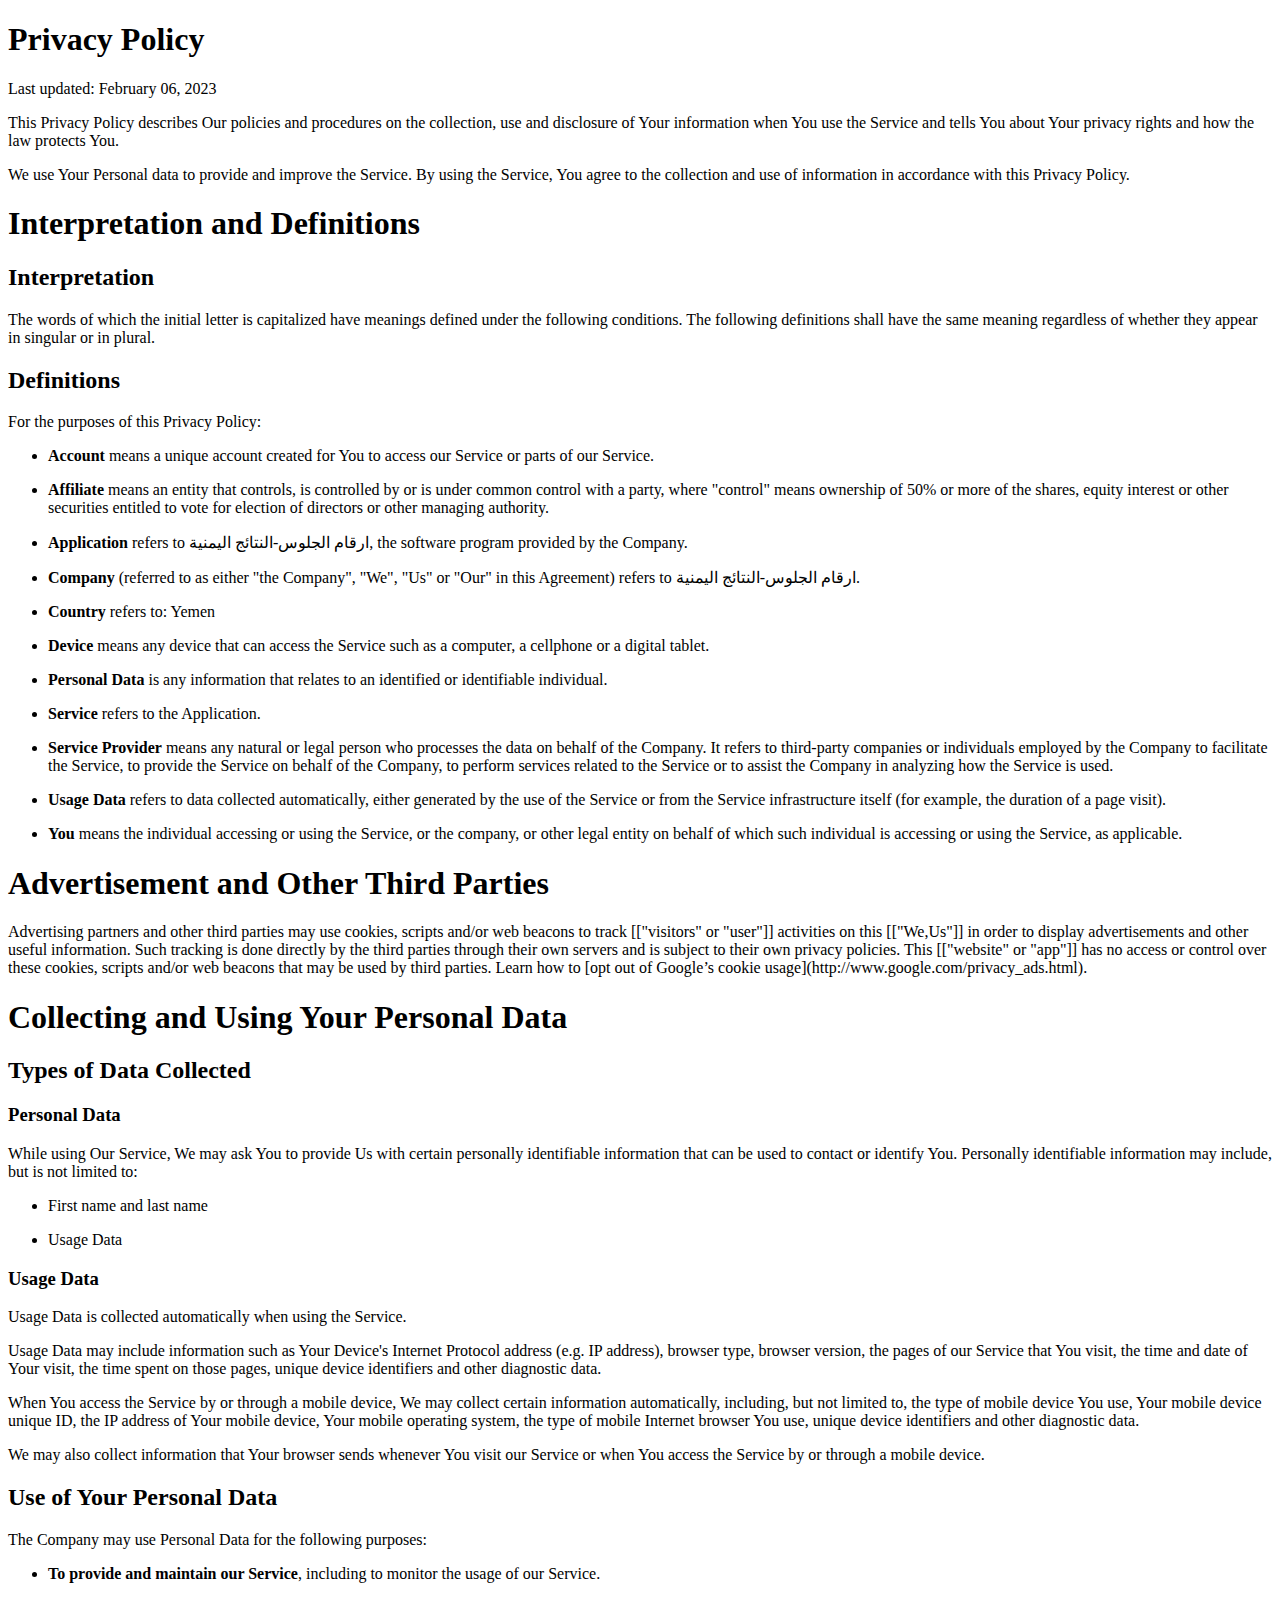
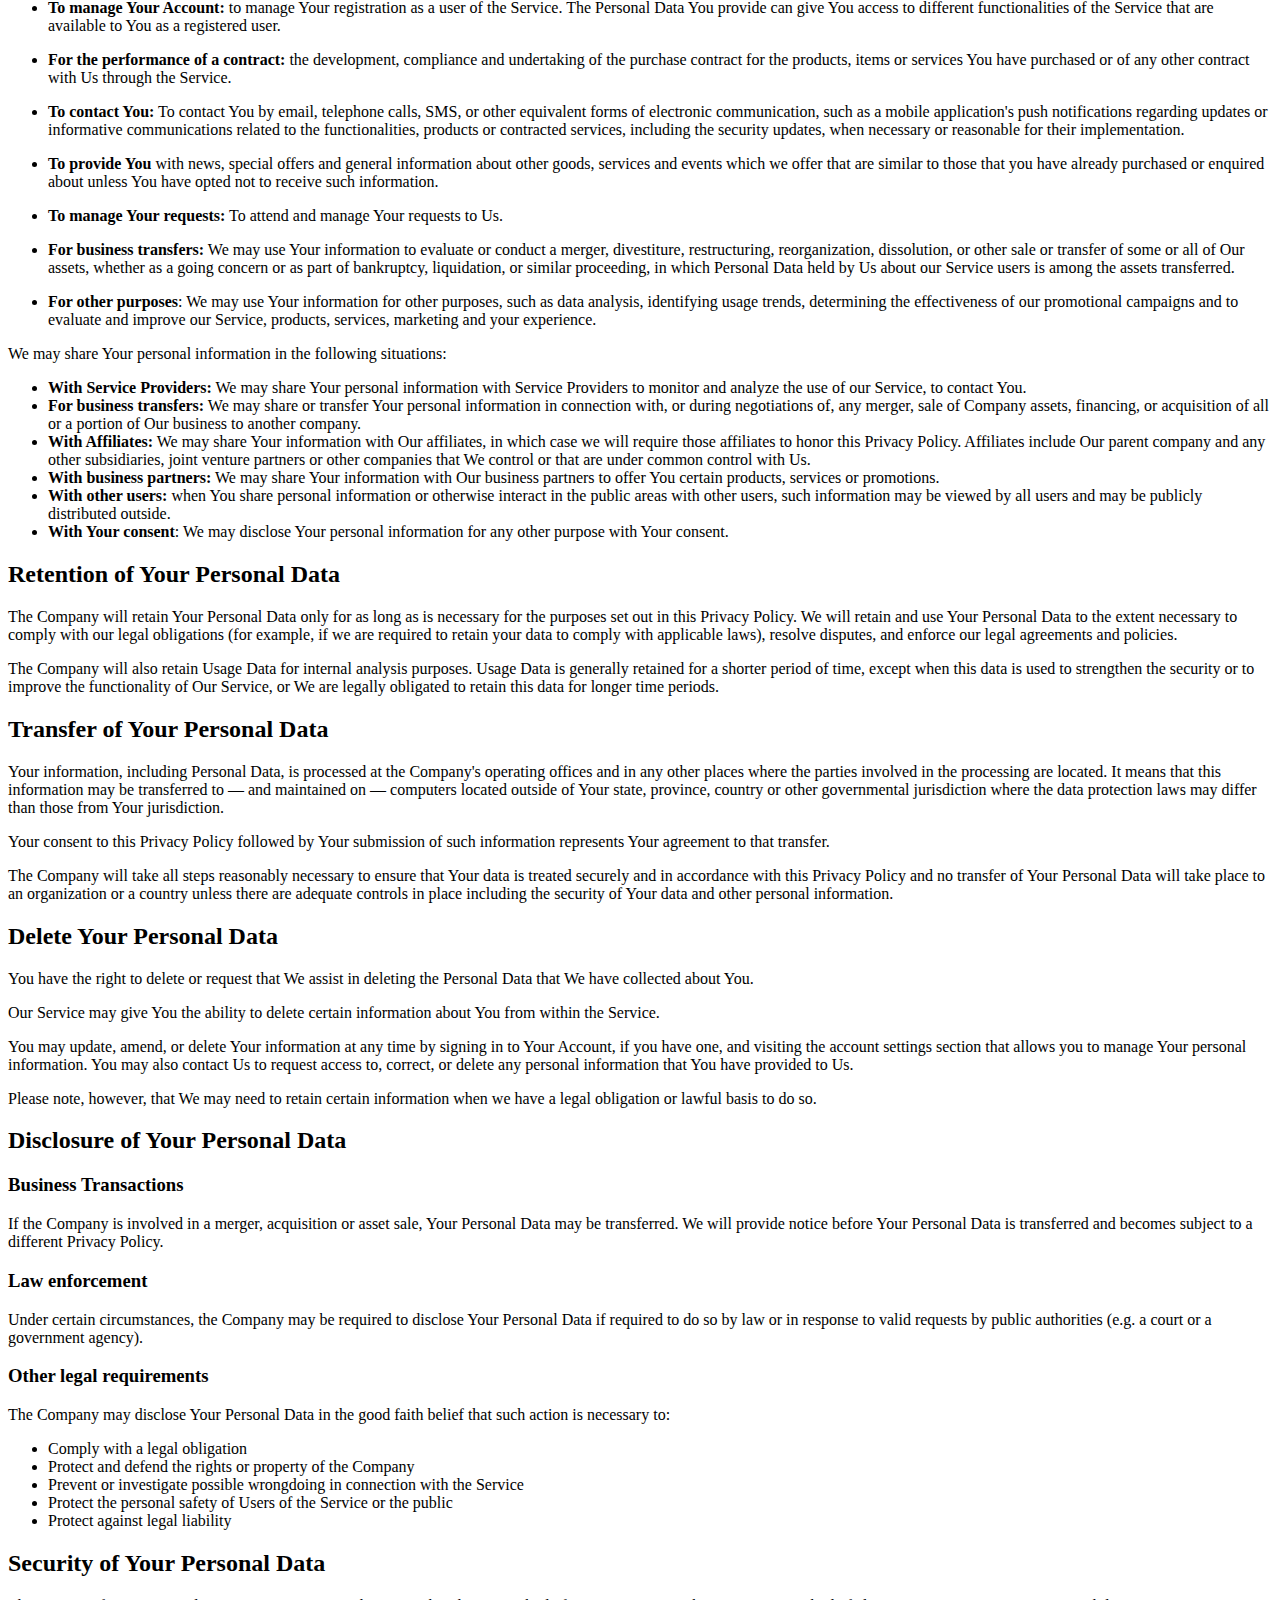
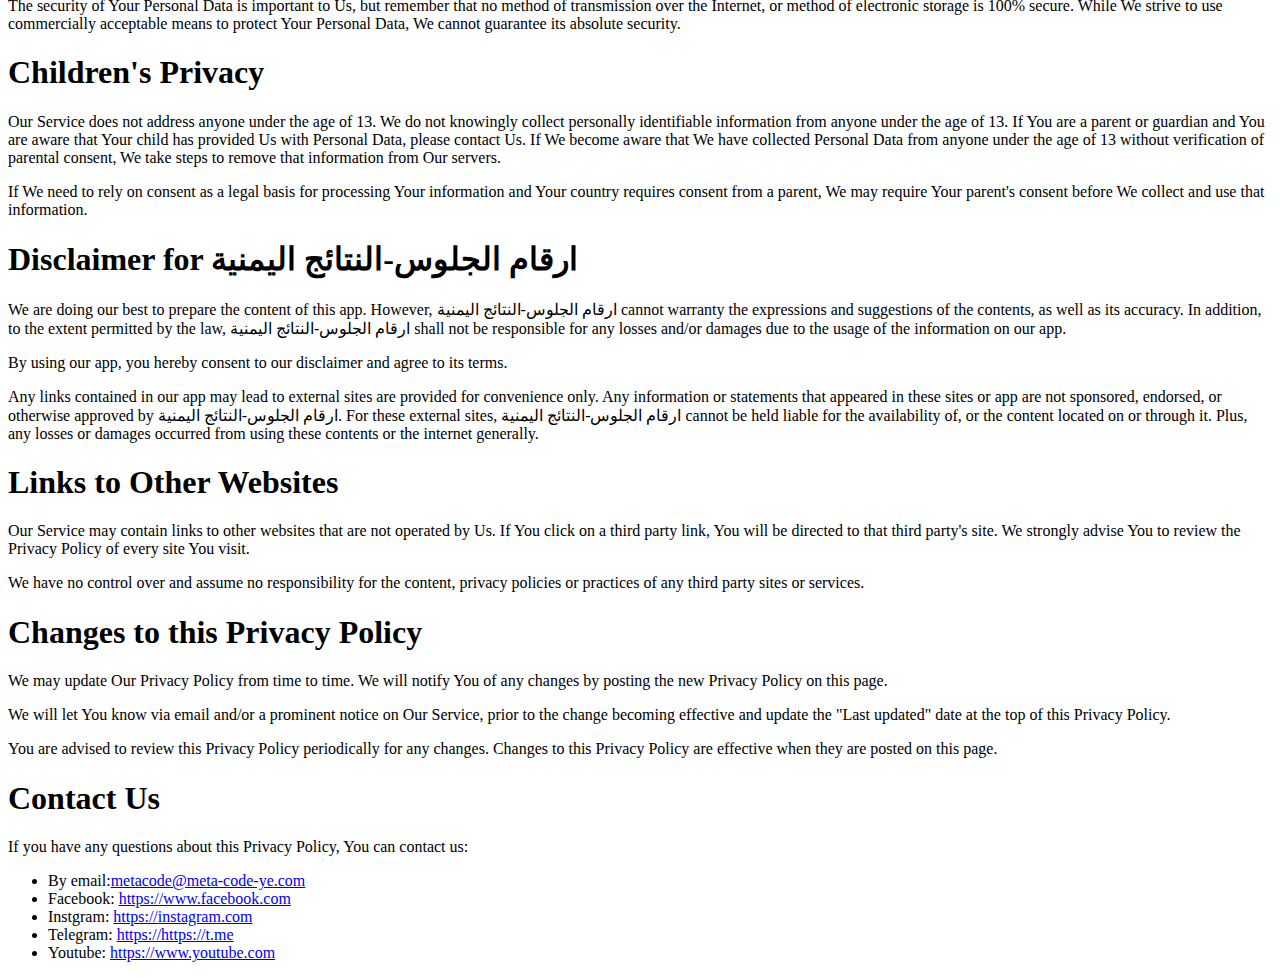
<file: website/policy.html>
<!DOCTYPE html>
<html>
<head>
	<meta charset="utf-8">
	<meta name="viewport" content="width=device-width, initial-scale=1">
	<title>Privacy Policy</title>
</head>
<body>
<h1>Privacy Policy</h1>
<p>Last updated: February 06, 2023</p>
<p>This Privacy Policy describes Our policies and procedures on the collection, use and disclosure of Your information when You use the Service and tells You about Your privacy rights and how the law protects You.</p>
<p>We use Your Personal data to provide and improve the Service. By using the Service, You agree to the collection and use of information in accordance with this Privacy Policy.</p>
<h1>Interpretation and Definitions</h1>
<h2>Interpretation</h2>
<p>The words of which the initial letter is capitalized have meanings defined under the following conditions. The following definitions shall have the same meaning regardless of whether they appear in singular or in plural.</p>
<h2>Definitions</h2>
<p>For the purposes of this Privacy Policy:</p>
<ul>
<li>
<p><strong>Account</strong> means a unique account created for You to access our Service or parts of our Service.</p>
</li>
<li>
<p><strong>Affiliate</strong> means an entity that controls, is controlled by or is under common control with a party, where &quot;control&quot; means ownership of 50% or more of the shares, equity interest or other securities entitled to vote for election of directors or other managing authority.</p>
</li>
<li>
<p><strong>Application</strong> refers to  ارقام الجلوس-النتائج اليمنية, the software program provided by the Company.</p>
</li>
<li>
<p><strong>Company</strong> (referred to as either &quot;the Company&quot;, &quot;We&quot;, &quot;Us&quot; or &quot;Our&quot; in this Agreement) refers to  ارقام الجلوس-النتائج اليمنية.</p>
</li>
<li>
<p><strong>Country</strong> refers to:  Yemen</p>
</li>
<li>
<p><strong>Device</strong> means any device that can access the Service such as a computer, a cellphone or a digital tablet.</p>
</li>
<li>
<p><strong>Personal Data</strong> is any information that relates to an identified or identifiable individual.</p>
</li>
<li>
<p><strong>Service</strong> refers to the Application.</p>
</li>
<li>
<p><strong>Service Provider</strong> means any natural or legal person who processes the data on behalf of the Company. It refers to third-party companies or individuals employed by the Company to facilitate the Service, to provide the Service on behalf of the Company, to perform services related to the Service or to assist the Company in analyzing how the Service is used.</p>
</li>
<li>
<p><strong>Usage Data</strong> refers to data collected automatically, either generated by the use of the Service or from the Service infrastructure itself (for example, the duration of a page visit).</p>
</li>
<li>
<p><strong>You</strong> means the individual accessing or using the Service, or the company, or other legal entity on behalf of which such individual is accessing or using the Service, as applicable.</p>
</li>
</ul>

 <h1>Advertisement and Other Third Parties</h1>
<p>
Advertising partners and other third parties may use cookies, scripts and/or web beacons to track [["visitors" or "user"]] activities on this [["We,Us"]] in order to display advertisements and other useful information. Such tracking is done directly by the third parties through their own servers and is subject to their own privacy policies. This [["website" or "app"]] has no access or control over these cookies, scripts and/or web beacons that may be used by third parties. Learn how to [opt out of Google’s cookie usage](http://www.google.com/privacy_ads.html).
  </p>
  
<h1>Collecting and Using Your Personal Data</h1>
<h2>Types of Data Collected</h2>
<h3>Personal Data</h3>
<p>While using Our Service, We may ask You to provide Us with certain personally identifiable information that can be used to contact or identify You. Personally identifiable information may include, but is not limited to:</p>
<ul>
<li>
<p>First name and last name</p>
</li>
<li>
<p>Usage Data</p>
</li>
</ul>
<h3>Usage Data</h3>
<p>Usage Data is collected automatically when using the Service.</p>
<p>Usage Data may include information such as Your Device's Internet Protocol address (e.g. IP address), browser type, browser version, the pages of our Service that You visit, the time and date of Your visit, the time spent on those pages, unique device identifiers and other diagnostic data.</p>
<p>When You access the Service by or through a mobile device, We may collect certain information automatically, including, but not limited to, the type of mobile device You use, Your mobile device unique ID, the IP address of Your mobile device, Your mobile operating system, the type of mobile Internet browser You use, unique device identifiers and other diagnostic data.</p>
<p>We may also collect information that Your browser sends whenever You visit our Service or when You access the Service by or through a mobile device.</p>
<h2>Use of Your Personal Data</h2>
<p>The Company may use Personal Data for the following purposes:</p>
<ul>
<li>
<p><strong>To provide and maintain our Service</strong>, including to monitor the usage of our Service.</p>
</li>
<li>
<p><strong>To manage Your Account:</strong> to manage Your registration as a user of the Service. The Personal Data You provide can give You access to different functionalities of the Service that are available to You as a registered user.</p>
</li>
<li>
<p><strong>For the performance of a contract:</strong> the development, compliance and undertaking of the purchase contract for the products, items or services You have purchased or of any other contract with Us through the Service.</p>
</li>
<li>
<p><strong>To contact You:</strong> To contact You by email, telephone calls, SMS, or other equivalent forms of electronic communication, such as a mobile application's push notifications regarding updates or informative communications related to the functionalities, products or contracted services, including the security updates, when necessary or reasonable for their implementation.</p>
</li>
<li>
<p><strong>To provide You</strong> with news, special offers and general information about other goods, services and events which we offer that are similar to those that you have already purchased or enquired about unless You have opted not to receive such information.</p>
</li>
<li>
<p><strong>To manage Your requests:</strong> To attend and manage Your requests to Us.</p>
</li>
<li>
<p><strong>For business transfers:</strong> We may use Your information to evaluate or conduct a merger, divestiture, restructuring, reorganization, dissolution, or other sale or transfer of some or all of Our assets, whether as a going concern or as part of bankruptcy, liquidation, or similar proceeding, in which Personal Data held by Us about our Service users is among the assets transferred.</p>
</li>
<li>
<p><strong>For other purposes</strong>: We may use Your information for other purposes, such as data analysis, identifying usage trends, determining the effectiveness of our promotional campaigns and to evaluate and improve our Service, products, services, marketing and your experience.</p>
</li>
</ul>
<p>We may share Your personal information in the following situations:</p>
<ul>
<li><strong>With Service Providers:</strong> We may share Your personal information with Service Providers to monitor and analyze the use of our Service,  to contact You.</li>
<li><strong>For business transfers:</strong> We may share or transfer Your personal information in connection with, or during negotiations of, any merger, sale of Company assets, financing, or acquisition of all or a portion of Our business to another company.</li>
<li><strong>With Affiliates:</strong> We may share Your information with Our affiliates, in which case we will require those affiliates to honor this Privacy Policy. Affiliates include Our parent company and any other subsidiaries, joint venture partners or other companies that We control or that are under common control with Us.</li>
<li><strong>With business partners:</strong> We may share Your information with Our business partners to offer You certain products, services or promotions.</li>
<li><strong>With other users:</strong> when You share personal information or otherwise interact in the public areas with other users, such information may be viewed by all users and may be publicly distributed outside.</li>
<li><strong>With Your consent</strong>: We may disclose Your personal information for any other purpose with Your consent.</li>
</ul>
<h2>Retention of Your Personal Data</h2>
<p>The Company will retain Your Personal Data only for as long as is necessary for the purposes set out in this Privacy Policy. We will retain and use Your Personal Data to the extent necessary to comply with our legal obligations (for example, if we are required to retain your data to comply with applicable laws), resolve disputes, and enforce our legal agreements and policies.</p>
<p>The Company will also retain Usage Data for internal analysis purposes. Usage Data is generally retained for a shorter period of time, except when this data is used to strengthen the security or to improve the functionality of Our Service, or We are legally obligated to retain this data for longer time periods.</p>
<h2>Transfer of Your Personal Data</h2>
<p>Your information, including Personal Data, is processed at the Company's operating offices and in any other places where the parties involved in the processing are located. It means that this information may be transferred to — and maintained on — computers located outside of Your state, province, country or other governmental jurisdiction where the data protection laws may differ than those from Your jurisdiction.</p>
<p>Your consent to this Privacy Policy followed by Your submission of such information represents Your agreement to that transfer.</p>
<p>The Company will take all steps reasonably necessary to ensure that Your data is treated securely and in accordance with this Privacy Policy and no transfer of Your Personal Data will take place to an organization or a country unless there are adequate controls in place including the security of Your data and other personal information.</p>
<h2>Delete Your Personal Data</h2>
<p>You have the right to delete or request that We assist in deleting the Personal Data that We have collected about You.</p>
<p>Our Service may give You the ability to delete certain information about You from within the Service.</p>
<p>You may update, amend, or delete Your information at any time by signing in to Your Account, if you have one, and visiting the account settings section that allows you to manage Your personal information. You may also contact Us to request access to, correct, or delete any personal information that You have provided to Us.</p>
<p>Please note, however, that We may need to retain certain information when we have a legal obligation or lawful basis to do so.</p>
<h2>Disclosure of Your Personal Data</h2>
<h3>Business Transactions</h3>
<p>If the Company is involved in a merger, acquisition or asset sale, Your Personal Data may be transferred. We will provide notice before Your Personal Data is transferred and becomes subject to a different Privacy Policy.</p>
<h3>Law enforcement</h3>
<p>Under certain circumstances, the Company may be required to disclose Your Personal Data if required to do so by law or in response to valid requests by public authorities (e.g. a court or a government agency).</p>
<h3>Other legal requirements</h3>
<p>The Company may disclose Your Personal Data in the good faith belief that such action is necessary to:</p>
<ul>
<li>Comply with a legal obligation</li>
<li>Protect and defend the rights or property of the Company</li>
<li>Prevent or investigate possible wrongdoing in connection with the Service</li>
<li>Protect the personal safety of Users of the Service or the public</li>
<li>Protect against legal liability</li>
</ul>
<h2>Security of Your Personal Data</h2>
<p>The security of Your Personal Data is important to Us, but remember that no method of transmission over the Internet, or method of electronic storage is 100% secure. While We strive to use commercially acceptable means to protect Your Personal Data, We cannot guarantee its absolute security.</p>
<h1>Children's Privacy</h1>
<p>Our Service does not address anyone under the age of 13. We do not knowingly collect personally identifiable information from anyone under the age of 13. If You are a parent or guardian and You are aware that Your child has provided Us with Personal Data, please contact Us. If We become aware that We have collected Personal Data from anyone under the age of 13 without verification of parental consent, We take steps to remove that information from Our servers.</p>
<p>If We need to rely on consent as a legal basis for processing Your information and Your country requires consent from a parent, We may require Your parent's consent before We collect and use that information.</p>
<h1>Disclaimer for  ارقام الجلوس-النتائج اليمنية</h1>

<p>We are doing our best to prepare the content of this app. However,  ارقام الجلوس-النتائج اليمنية cannot warranty the expressions and suggestions of the contents, as well as its accuracy. In addition, to the extent permitted by the law,  ارقام الجلوس-النتائج اليمنية shall not be responsible for any losses and/or damages due to the usage of the information on our app. </p>

<p>By using our app, you hereby consent to our disclaimer and agree to its terms.</p>

<p>Any links contained in our app may lead to external sites are provided for convenience only. Any information or statements that appeared in these sites or app are not sponsored, endorsed, or otherwise approved by  ارقام الجلوس-النتائج اليمنية. For these external sites,  ارقام الجلوس-النتائج اليمنية cannot be held liable for the availability of, or the content located on or through it. Plus, any losses or damages occurred from using these contents or the internet generally.</p>
<h1>Links to Other Websites</h1>
<p>Our Service may contain links to other websites that are not operated by Us. If You click on a third party link, You will be directed to that third party's site. We strongly advise You to review the Privacy Policy of every site You visit.</p>
<p>We have no control over and assume no responsibility for the content, privacy policies or practices of any third party sites or services.</p>
<h1>Changes to this Privacy Policy</h1>
<p>We may update Our Privacy Policy from time to time. We will notify You of any changes by posting the new Privacy Policy on this page.</p>
<p>We will let You know via email and/or a prominent notice on Our Service, prior to the change becoming effective and update the &quot;Last updated&quot; date at the top of this Privacy Policy.</p>
<p>You are advised to review this Privacy Policy periodically for any changes. Changes to this Privacy Policy are effective when they are posted on this page.</p>
<h1>Contact Us</h1>
<p>If you have any questions about this Privacy Policy, You can contact us:</p>
<ul>
<li>By email:<a href="mailto:metacod@meta-code-ye.com">metacode@meta-code-ye.com</a></li>
<li> Facebook:  <a href="https://www.facebook.com/profile.php?id=100088896754749">https://www.facebook.com</a> </li>
<li> Instgram:  <a href="https://instagram.com/metacode_ye?igshid=YmMyMTA2M2Y=">https://instagram.com</a> </li>
<li> Telegram:  <a href="https://t.me/Metacodeye_bot">https://https://t.me</a> </li>
<li> Youtube:  <a href="https://www.youtube.com/channel/UC3cxBKPuMZOmy2GZ9IIXKYQ">https://www.youtube.com</a> </li>
</ul>

</body>
</html>
</file>
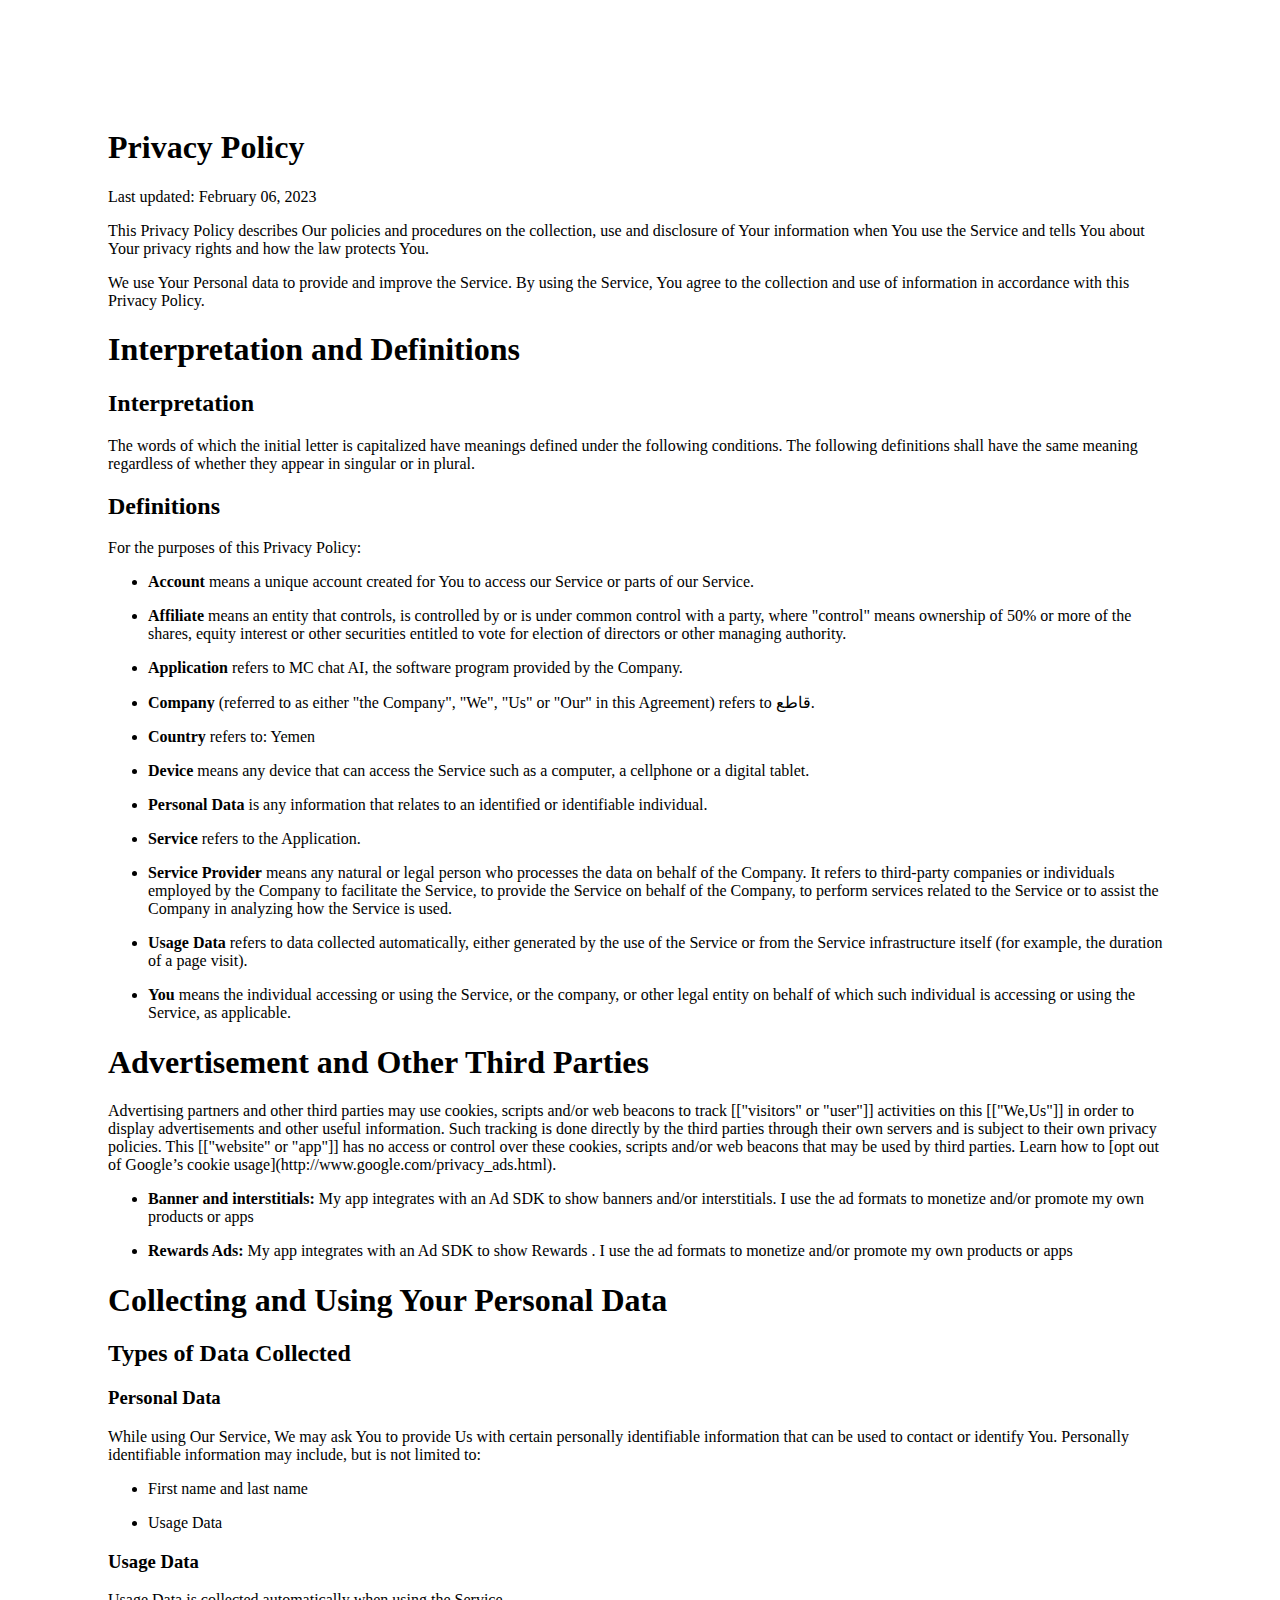
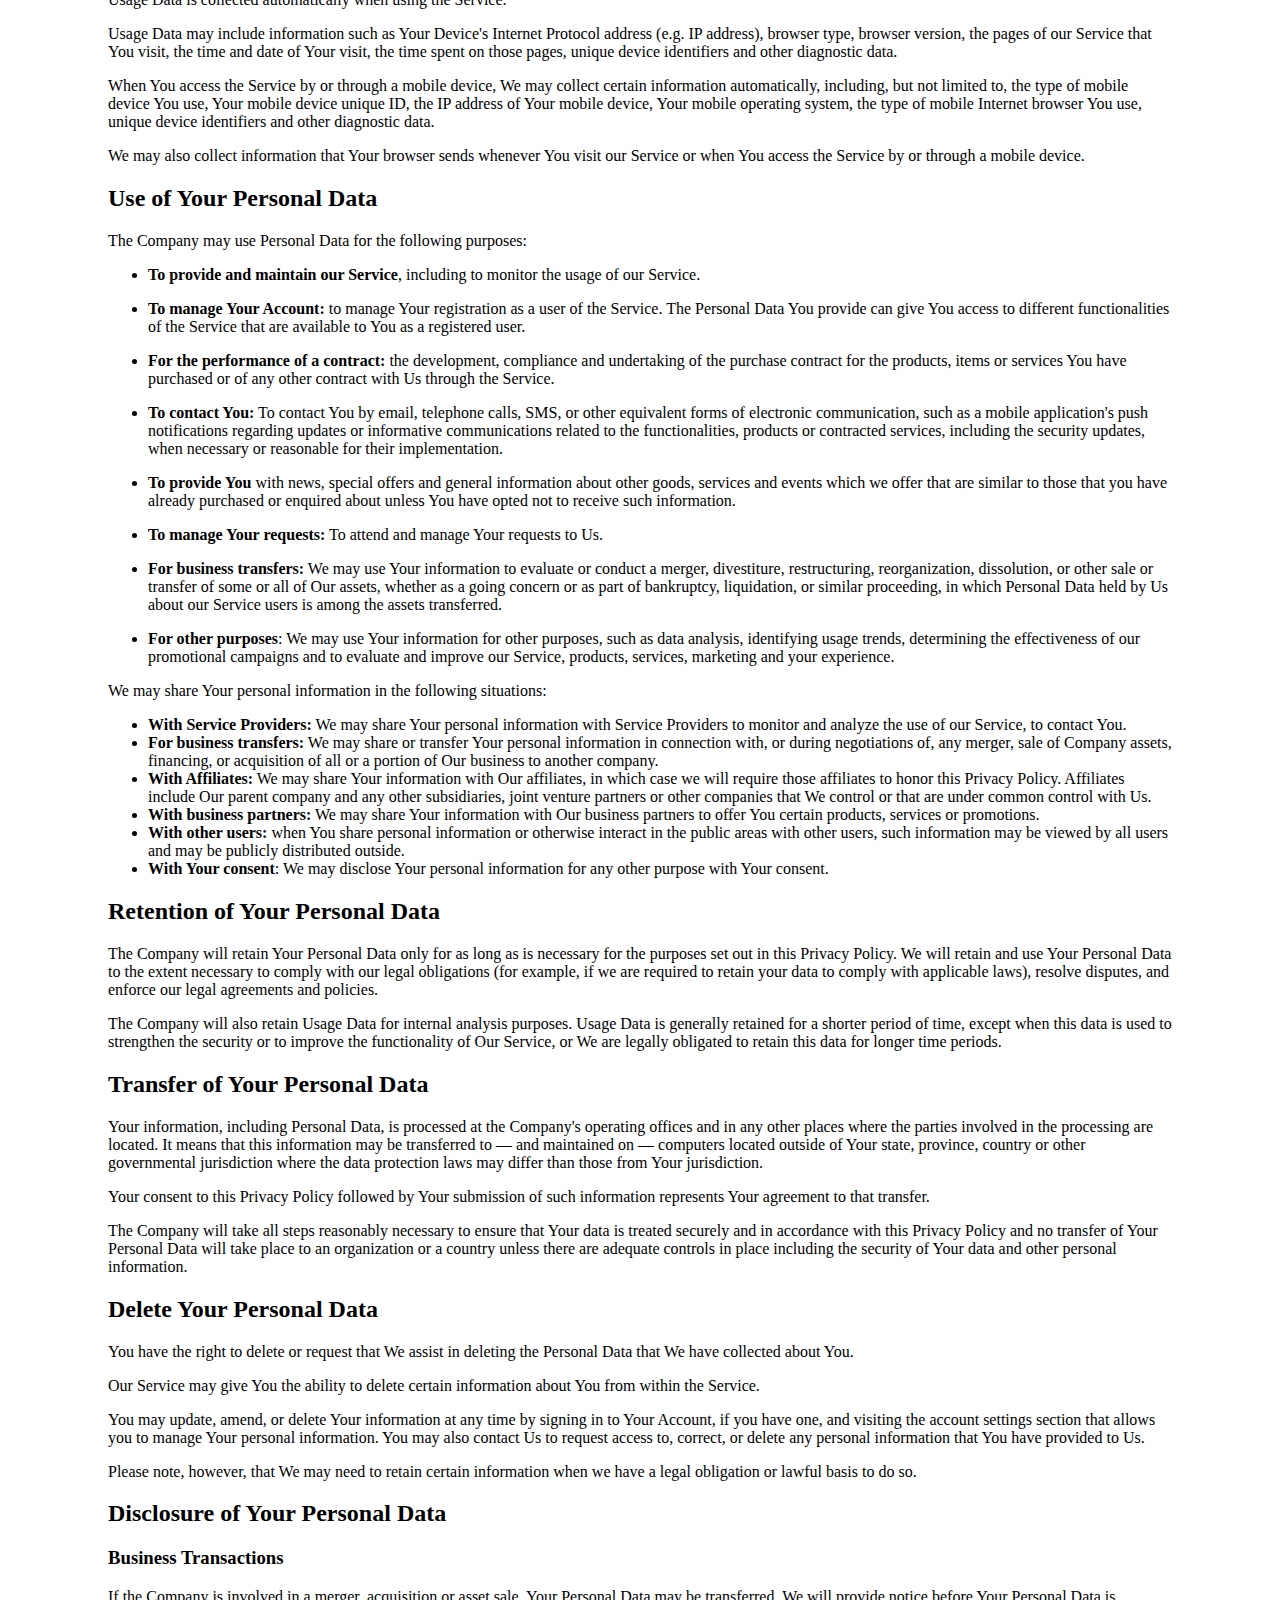
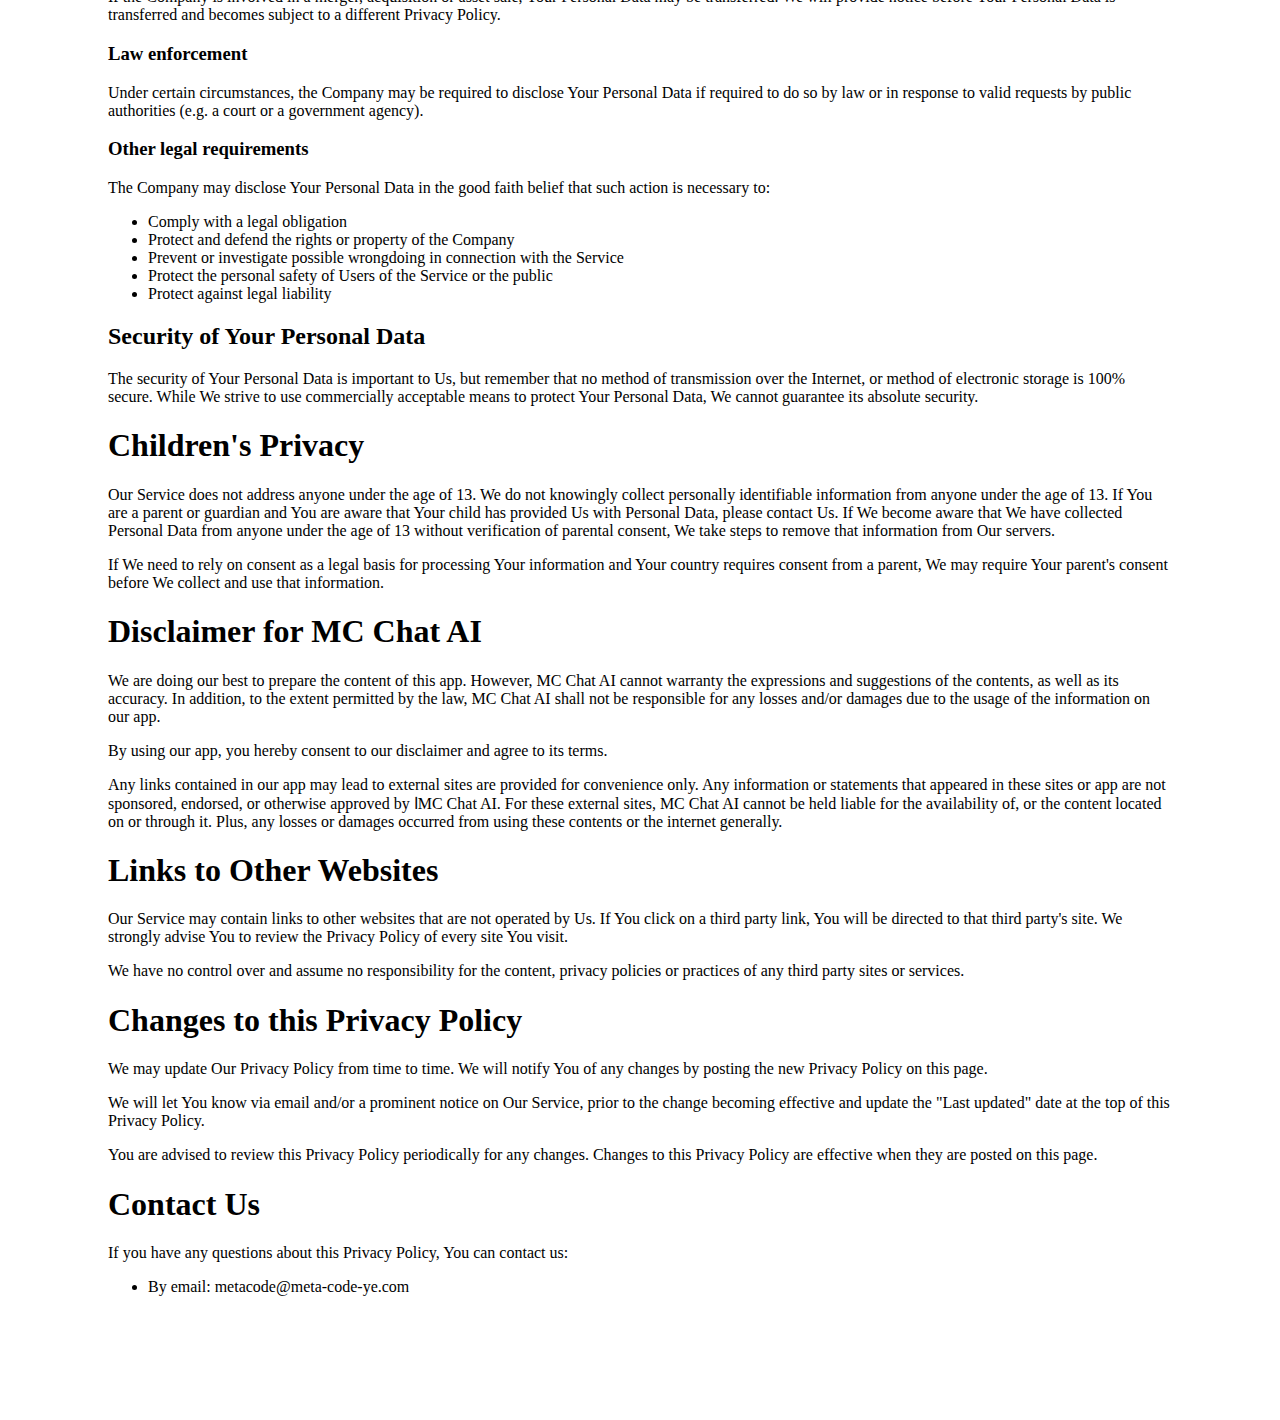
<file: website/policyBarcode.html>
<html><head>
	<meta charset="utf-8">
		<link rel="icon" type="image/png" href="/website/logo.png">
	<meta name="viewport" content="width=device-width, initial-scale=1">
	<title>Privacy Policy</title>
</head>
<body>
    <div style="padding: 100;">
<h1>Privacy Policy</h1>
<p>Last updated: February 06, 2023</p>
<p>This Privacy Policy describes Our policies and procedures on the collection, use and disclosure of Your information when You use the Service and tells You about Your privacy rights and how the law protects You.</p>
<p>We use Your Personal data to provide and improve the Service. By using the Service, You agree to the collection and use of information in accordance with this Privacy Policy.</p>
<h1>Interpretation and Definitions</h1>
<h2>Interpretation</h2>
<p>The words of which the initial letter is capitalized have meanings defined under the following conditions. The following definitions shall have the same meaning regardless of whether they appear in singular or in plural.</p>
<h2>Definitions</h2>
<p>For the purposes of this Privacy Policy:</p>
<ul>
<li>
<p><strong>Account</strong> means a unique account created for You to access our Service or parts of our Service.</p>
</li>
<li>
<p><strong>Affiliate</strong> means an entity that controls, is controlled by or is under common control with a party, where "control" means ownership of 50% or more of the shares, equity interest or other securities entitled to vote for election of directors or other managing authority.</p>
</li>
<li>
<p><strong>Application</strong> refers to  MC chat AI, the software program provided by the Company.</p>
</li>
<li>
<p><strong>Company</strong> (referred to as either "the Company", "We", "Us" or "Our" in this Agreement) refers to  قاطع.</p>
</li>
<li>
<p><strong>Country</strong> refers to:  Yemen</p>
</li>
<li>
<p><strong>Device</strong> means any device that can access the Service such as a computer, a cellphone or a digital tablet.</p>
</li>
<li>
<p><strong>Personal Data</strong> is any information that relates to an identified or identifiable individual.</p>
</li>
<li>
<p><strong>Service</strong> refers to the Application.</p>
</li>
<li>
<p><strong>Service Provider</strong> means any natural or legal person who processes the data on behalf of the Company. It refers to third-party companies or individuals employed by the Company to facilitate the Service, to provide the Service on behalf of the Company, to perform services related to the Service or to assist the Company in analyzing how the Service is used.</p>
</li>
<li>
<p><strong>Usage Data</strong> refers to data collected automatically, either generated by the use of the Service or from the Service infrastructure itself (for example, the duration of a page visit).</p>
</li>
<li>
<p><strong>You</strong> means the individual accessing or using the Service, or the company, or other legal entity on behalf of which such individual is accessing or using the Service, as applicable.</p>
</li>
</ul>

 <h1>Advertisement and Other Third Parties</h1>
<p>
Advertising partners and other third parties may use cookies, scripts and/or web beacons to track [["visitors" or "user"]] activities on this [["We,Us"]] in order to display advertisements and other useful information. Such tracking is done directly by the third parties through their own servers and is subject to their own privacy policies. This [["website" or "app"]] has no access or control over these cookies, scripts and/or web beacons that may be used by third parties. Learn how to [opt out of Google’s cookie usage](http://www.google.com/privacy_ads.html).
</p><ul>
    <li>
      <p><strong> Banner and interstitials:</strong>
      My app integrates with an Ad SDK to show banners and/or interstitials. I use the ad formats to monetize and/or promote my own products or apps
        
  </p>
  </li>
  <li>
        <p><strong> Rewards Ads:</strong>
      My app integrates with an Ad SDK to show 
Rewards . I use 
the ad formats to monetize and/or 
promote my own products or apps
  </p>
  </li>
 
  </ul>
  
<h1>Collecting and Using Your Personal Data</h1>
<h2>Types of Data Collected</h2>
<h3>Personal Data</h3>
<p>While using Our Service, We may ask You to provide Us with certain personally identifiable information that can be used to contact or identify You. Personally identifiable information may include, but is not limited to:</p>
<ul>
<li>
<p>First name and last name</p>
</li>
<li>
<p>Usage Data</p>
</li>
</ul>
<h3>Usage Data</h3>
<p>Usage Data is collected automatically when using the Service.</p>
<p>Usage Data may include information such as Your Device's Internet Protocol address (e.g. IP address), browser type, browser version, the pages of our Service that You visit, the time and date of Your visit, the time spent on those pages, unique device identifiers and other diagnostic data.</p>
<p>When You access the Service by or through a mobile device, We may collect certain information automatically, including, but not limited to, the type of mobile device You use, Your mobile device unique ID, the IP address of Your mobile device, Your mobile operating system, the type of mobile Internet browser You use, unique device identifiers and other diagnostic data.</p>
<p>We may also collect information that Your browser sends whenever You visit our Service or when You access the Service by or through a mobile device.</p>
<h2>Use of Your Personal Data</h2>
<p>The Company may use Personal Data for the following purposes:</p>
<ul>
<li>
<p><strong>To provide and maintain our Service</strong>, including to monitor the usage of our Service.</p>
</li>
<li>
<p><strong>To manage Your Account:</strong> to manage Your registration as a user of the Service. The Personal Data You provide can give You access to different functionalities of the Service that are available to You as a registered user.</p>
</li>
<li>
<p><strong>For the performance of a contract:</strong> the development, compliance and undertaking of the purchase contract for the products, items or services You have purchased or of any other contract with Us through the Service.</p>
</li>
<li>
<p><strong>To contact You:</strong> To contact You by email, telephone calls, SMS, or other equivalent forms of electronic communication, such as a mobile application's push notifications regarding updates or informative communications related to the functionalities, products or contracted services, including the security updates, when necessary or reasonable for their implementation.</p>
</li>
<li>
<p><strong>To provide You</strong> with news, special offers and general information about other goods, services and events which we offer that are similar to those that you have already purchased or enquired about unless You have opted not to receive such information.</p>
</li>
<li>
<p><strong>To manage Your requests:</strong> To attend and manage Your requests to Us.</p>
</li>
<li>
<p><strong>For business transfers:</strong> We may use Your information to evaluate or conduct a merger, divestiture, restructuring, reorganization, dissolution, or other sale or transfer of some or all of Our assets, whether as a going concern or as part of bankruptcy, liquidation, or similar proceeding, in which Personal Data held by Us about our Service users is among the assets transferred.</p>
</li>
<li>
<p><strong>For other purposes</strong>: We may use Your information for other purposes, such as data analysis, identifying usage trends, determining the effectiveness of our promotional campaigns and to evaluate and improve our Service, products, services, marketing and your experience.</p>
</li>
</ul>
<p>We may share Your personal information in the following situations:</p>
<ul>
<li><strong>With Service Providers:</strong> We may share Your personal information with Service Providers to monitor and analyze the use of our Service,  to contact You.</li>
<li><strong>For business transfers:</strong> We may share or transfer Your personal information in connection with, or during negotiations of, any merger, sale of Company assets, financing, or acquisition of all or a portion of Our business to another company.</li>
<li><strong>With Affiliates:</strong> We may share Your information with Our affiliates, in which case we will require those affiliates to honor this Privacy Policy. Affiliates include Our parent company and any other subsidiaries, joint venture partners or other companies that We control or that are under common control with Us.</li>
<li><strong>With business partners:</strong> We may share Your information with Our business partners to offer You certain products, services or promotions.</li>
<li><strong>With other users:</strong> when You share personal information or otherwise interact in the public areas with other users, such information may be viewed by all users and may be publicly distributed outside.</li>
<li><strong>With Your consent</strong>: We may disclose Your personal information for any other purpose with Your consent.</li>
</ul>
<h2>Retention of Your Personal Data</h2>
<p>The Company will retain Your Personal Data only for as long as is necessary for the purposes set out in this Privacy Policy. We will retain and use Your Personal Data to the extent necessary to comply with our legal obligations (for example, if we are required to retain your data to comply with applicable laws), resolve disputes, and enforce our legal agreements and policies.</p>
<p>The Company will also retain Usage Data for internal analysis purposes. Usage Data is generally retained for a shorter period of time, except when this data is used to strengthen the security or to improve the functionality of Our Service, or We are legally obligated to retain this data for longer time periods.</p>
<h2>Transfer of Your Personal Data</h2>
<p>Your information, including Personal Data, is processed at the Company's operating offices and in any other places where the parties involved in the processing are located. It means that this information may be transferred to — and maintained on — computers located outside of Your state, province, country or other governmental jurisdiction where the data protection laws may differ than those from Your jurisdiction.</p>
<p>Your consent to this Privacy Policy followed by Your submission of such information represents Your agreement to that transfer.</p>
<p>The Company will take all steps reasonably necessary to ensure that Your data is treated securely and in accordance with this Privacy Policy and no transfer of Your Personal Data will take place to an organization or a country unless there are adequate controls in place including the security of Your data and other personal information.</p>
<h2>Delete Your Personal Data</h2>
<p>You have the right to delete or request that We assist in deleting the Personal Data that We have collected about You.</p>
<p>Our Service may give You the ability to delete certain information about You from within the Service.</p>
<p>You may update, amend, or delete Your information at any time by signing in to Your Account, if you have one, and visiting the account settings section that allows you to manage Your personal information. You may also contact Us to request access to, correct, or delete any personal information that You have provided to Us.</p>
<p>Please note, however, that We may need to retain certain information when we have a legal obligation or lawful basis to do so.</p>
<h2>Disclosure of Your Personal Data</h2>
<h3>Business Transactions</h3>
<p>If the Company is involved in a merger, acquisition or asset sale, Your Personal Data may be transferred. We will provide notice before Your Personal Data is transferred and becomes subject to a different Privacy Policy.</p>
<h3>Law enforcement</h3>
<p>Under certain circumstances, the Company may be required to disclose Your Personal Data if required to do so by law or in response to valid requests by public authorities (e.g. a court or a government agency).</p>
<h3>Other legal requirements</h3>
<p>The Company may disclose Your Personal Data in the good faith belief that such action is necessary to:</p>
<ul>
<li>Comply with a legal obligation</li>
<li>Protect and defend the rights or property of the Company</li>
<li>Prevent or investigate possible wrongdoing in connection with the Service</li>
<li>Protect the personal safety of Users of the Service or the public</li>
<li>Protect against legal liability</li>
</ul>
<h2>Security of Your Personal Data</h2>
<p>The security of Your Personal Data is important to Us, but remember that no method of transmission over the Internet, or method of electronic storage is 100% secure. While We strive to use commercially acceptable means to protect Your Personal Data, We cannot guarantee its absolute security.</p>
<h1>Children's Privacy</h1>
<p>Our Service does not address anyone under the age of 13. We do not knowingly collect personally identifiable information from anyone under the age of 13. If You are a parent or guardian and You are aware that Your child has provided Us with Personal Data, please contact Us. If We become aware that We have collected Personal Data from anyone under the age of 13 without verification of parental consent, We take steps to remove that information from Our servers.</p>
<p>If We need to rely on consent as a legal basis for processing Your information and Your country requires consent from a parent, We may require Your parent's consent before We collect and use that information.</p>
<h1>Disclaimer for MC Chat AI </h1>

<p>We are doing our best to prepare the content of this app. However,  MC Chat AI cannot warranty the expressions and suggestions of the contents, as well as its accuracy. In addition, to the extent permitted by the law,  MC Chat AI shall not be responsible for any losses and/or damages due to the usage of the information on our app. </p>

<p>By using our app, you hereby consent to our disclaimer and agree to its terms.</p>

<p>Any links contained in our app may lead to external sites are provided for convenience only. Any information or statements that appeared in these sites or app are not sponsored, endorsed, or otherwise approved by  اMC Chat AI. For these external sites,  MC Chat AI cannot be held liable for the availability of, or the content located on or through it. Plus, any losses or damages occurred from using these contents or the internet generally.</p>
<h1>Links to Other Websites</h1>
<p>Our Service may contain links to other websites that are not operated by Us. If You click on a third party link, You will be directed to that third party's site. We strongly advise You to review the Privacy Policy of every site You visit.</p>
<p>We have no control over and assume no responsibility for the content, privacy policies or practices of any third party sites or services.</p>
<h1>Changes to this Privacy Policy</h1>
<p>We may update Our Privacy Policy from time to time. We will notify You of any changes by posting the new Privacy Policy on this page.</p>
<p>We will let You know via email and/or a prominent notice on Our Service, prior to the change becoming effective and update the "Last updated" date at the top of this Privacy Policy.</p>
<p>You are advised to review this Privacy Policy periodically for any changes. Changes to this Privacy Policy are effective when they are posted on this page.</p>
<h1>Contact Us</h1>
<p>If you have any questions about this Privacy Policy, You can contact us:</p>
<ul>
<li>By email: metacode@meta-code-ye.com</li>
</ul>
</div>

</body></html>
</file>
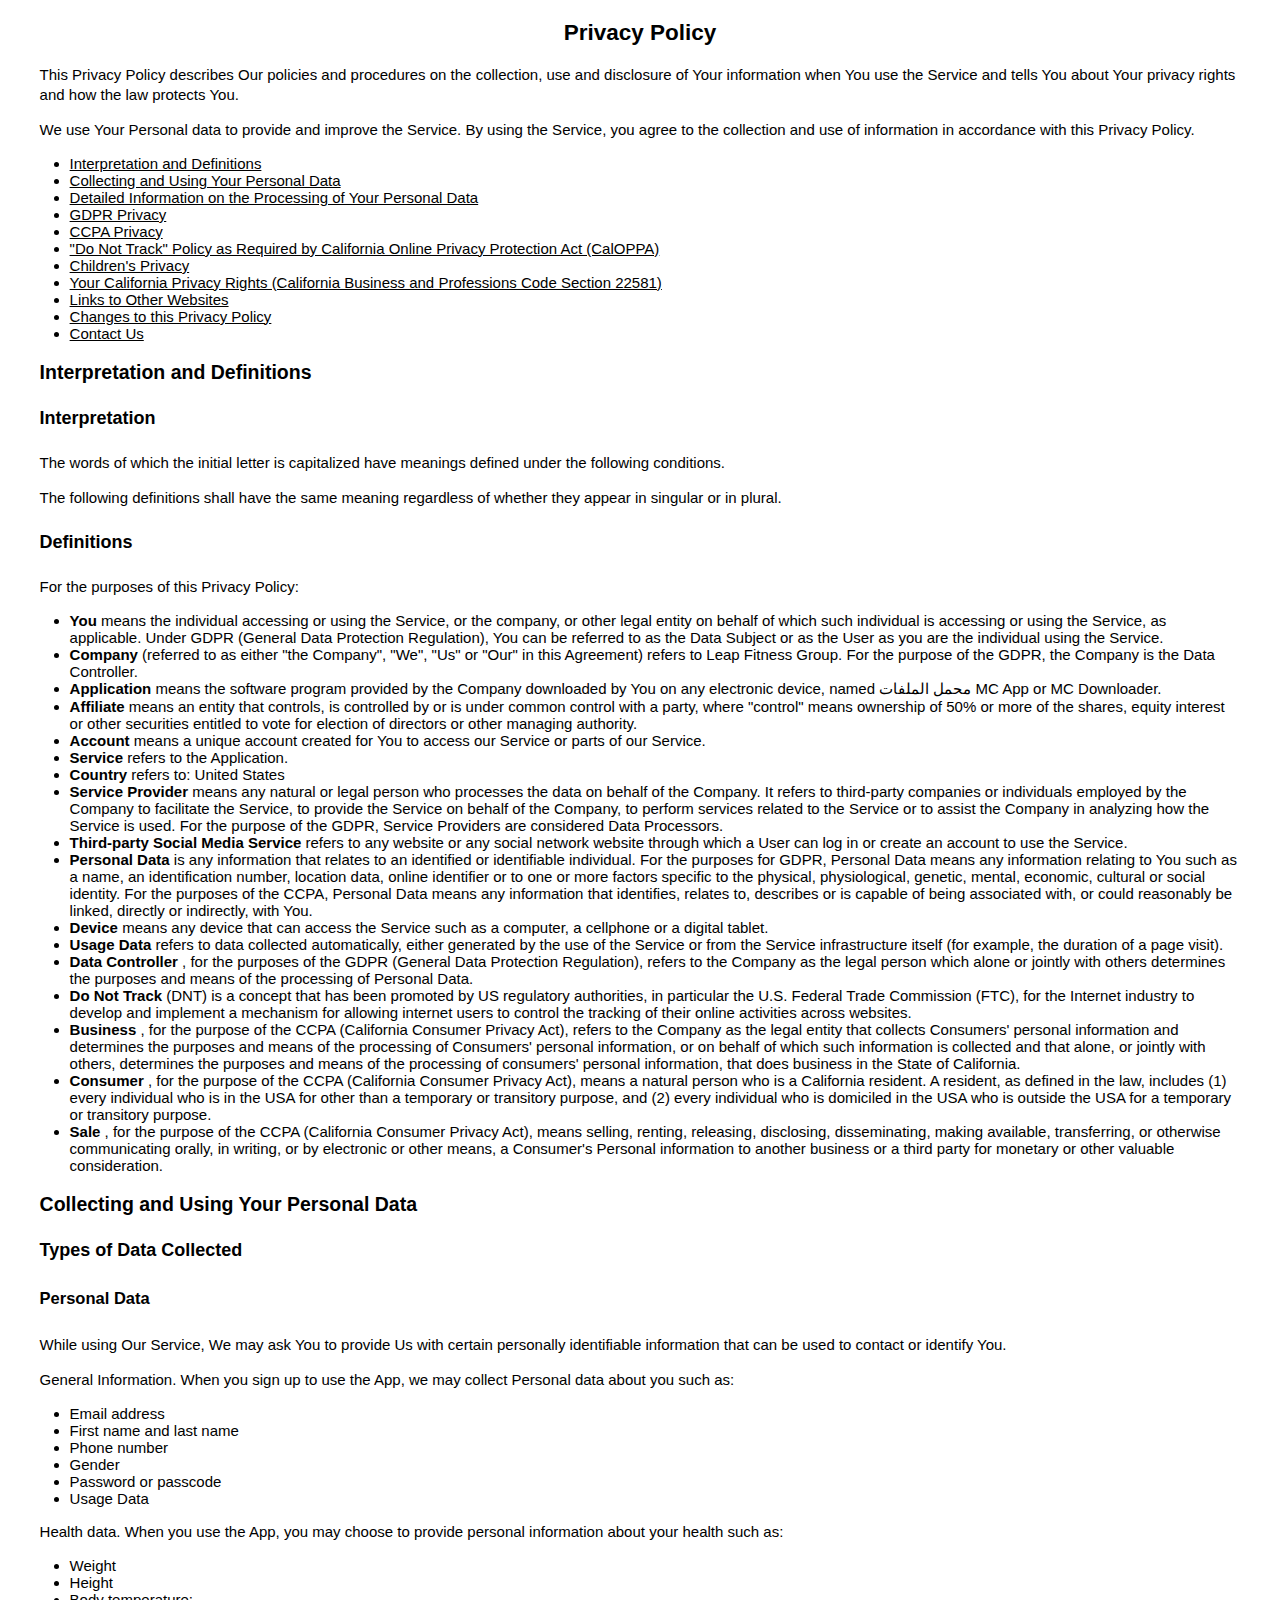
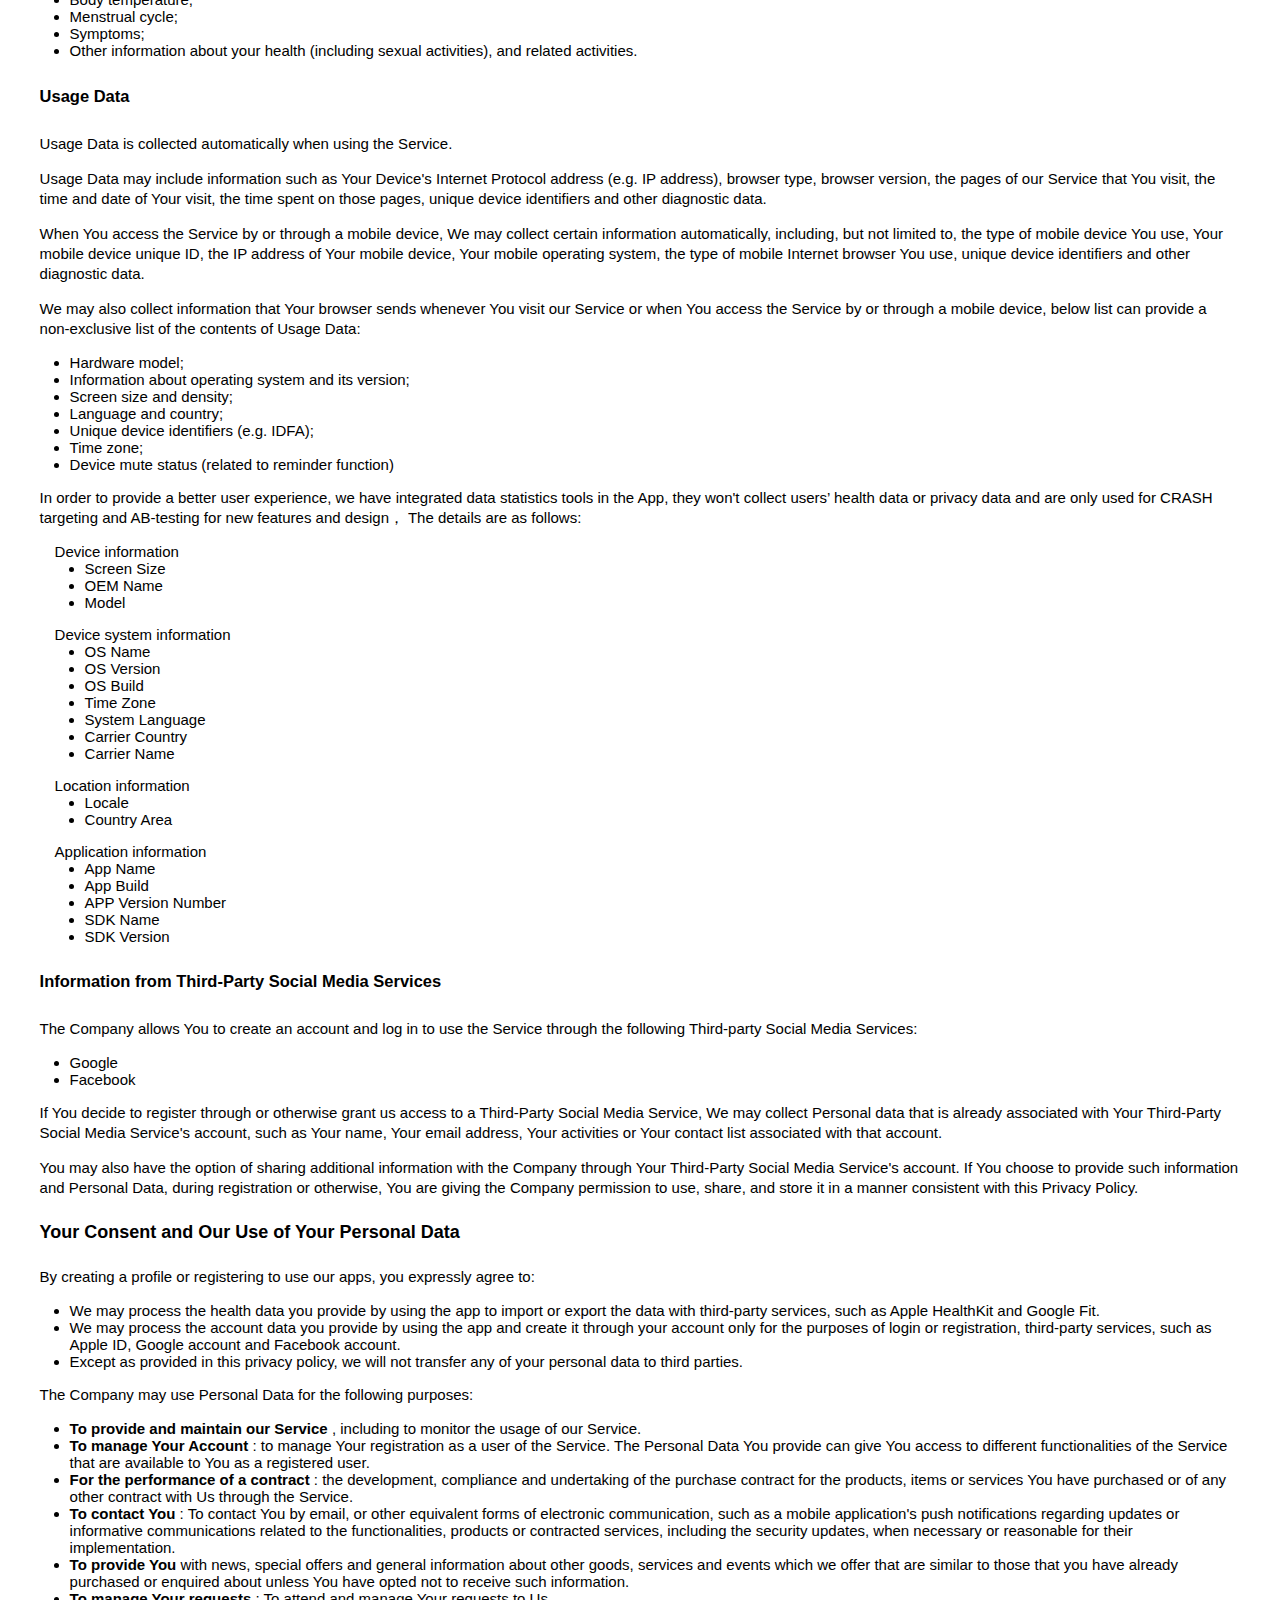
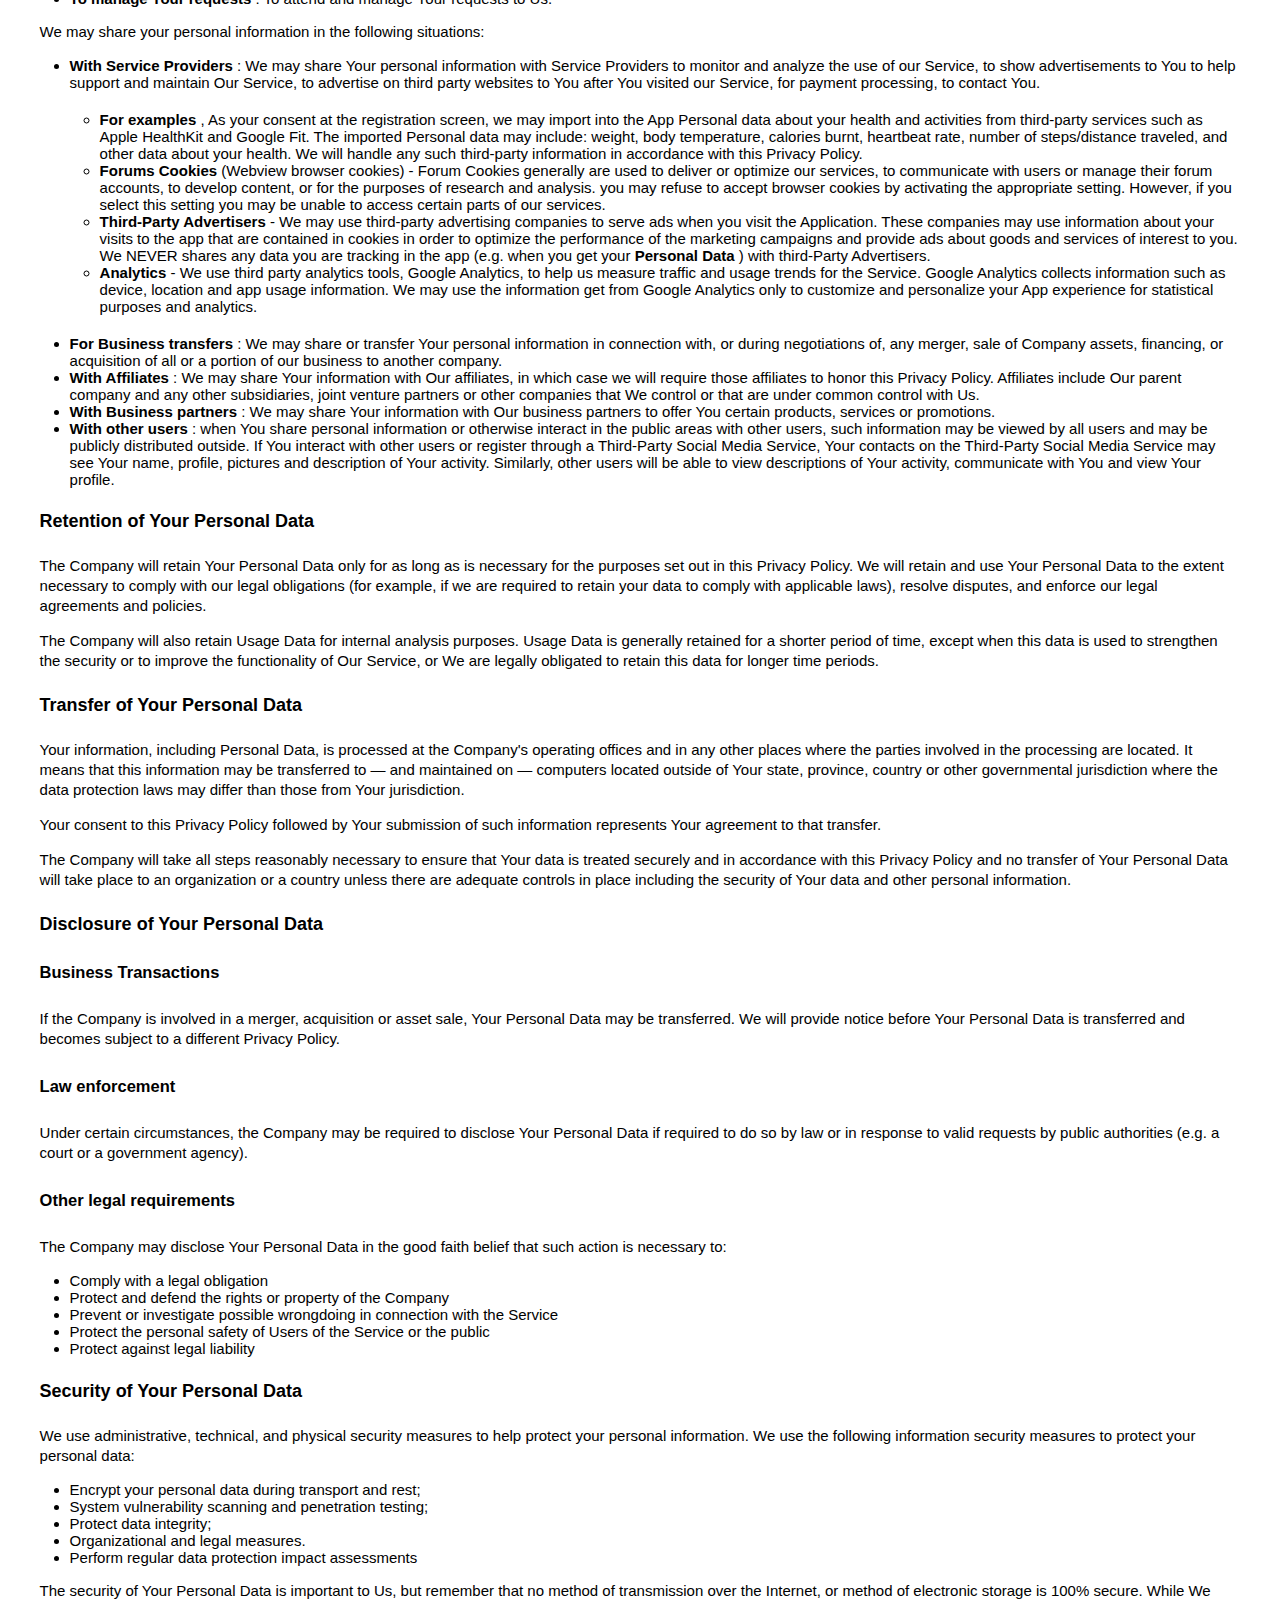
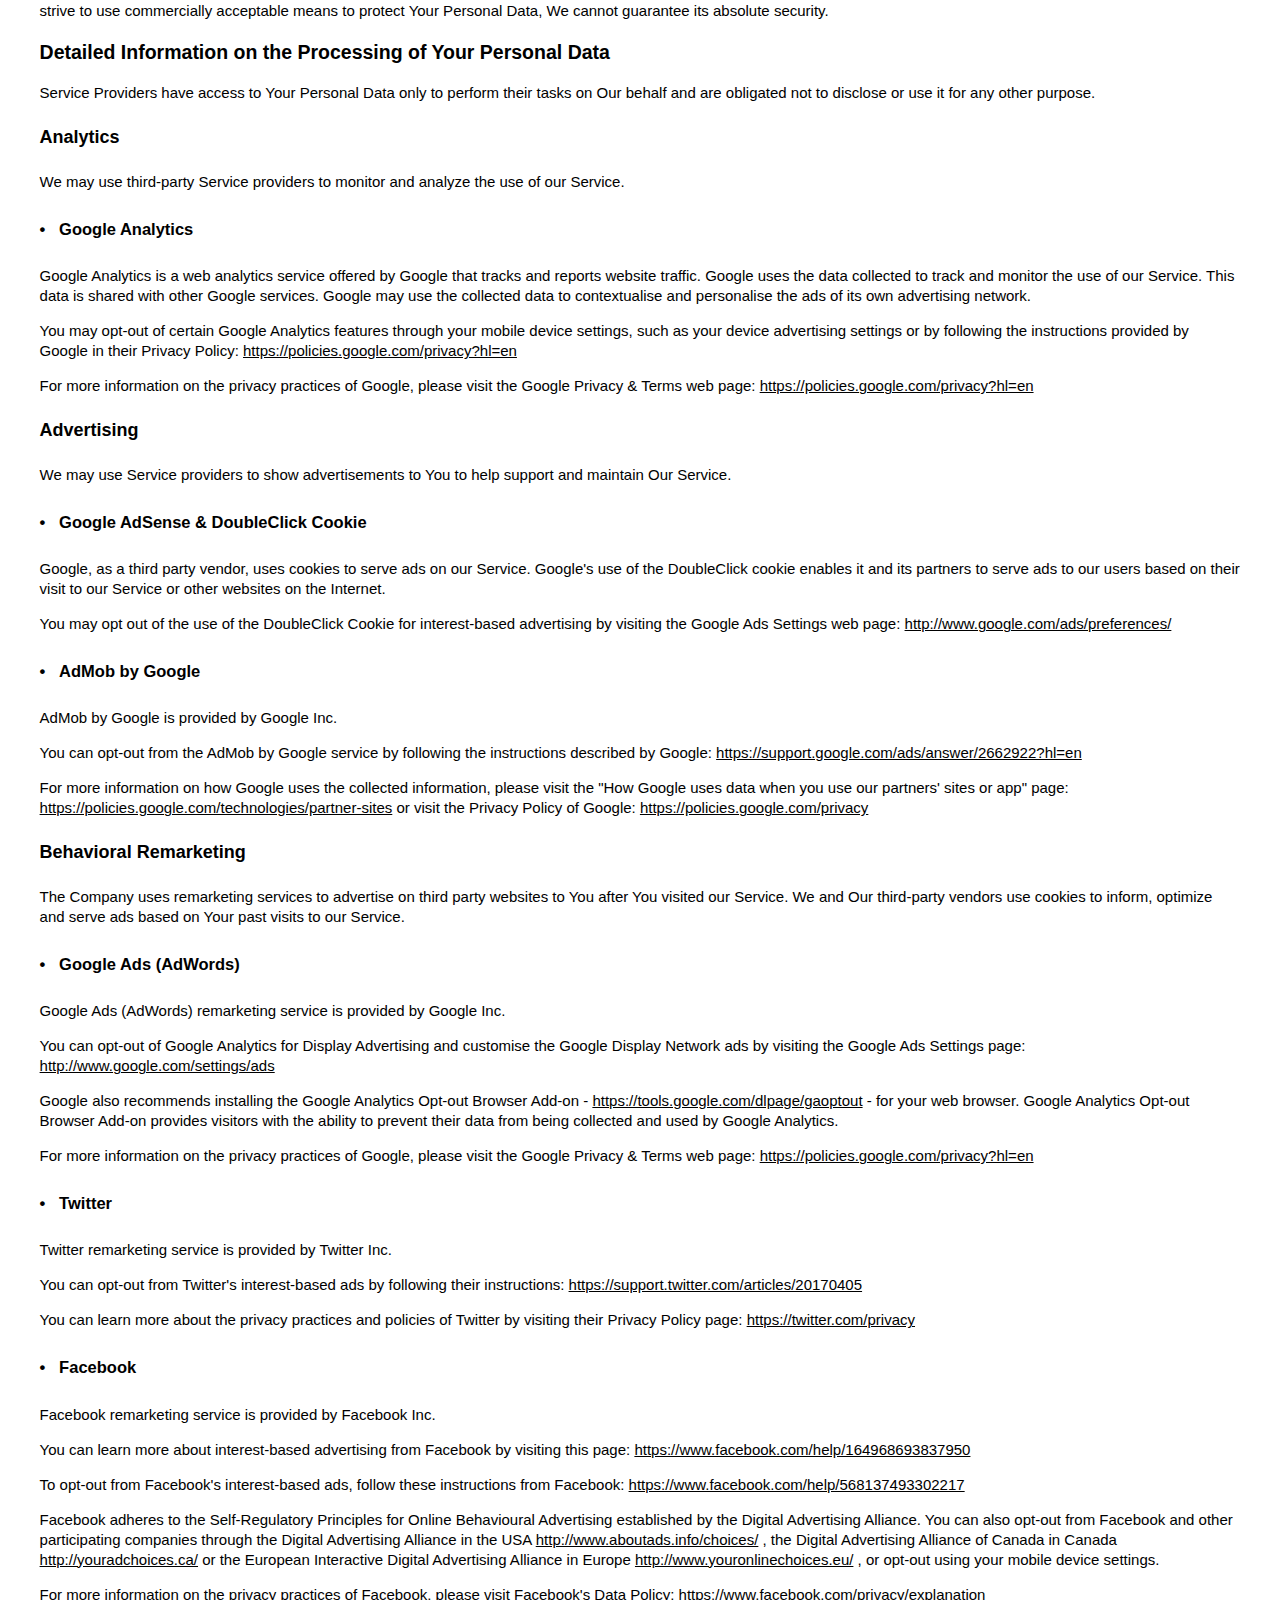
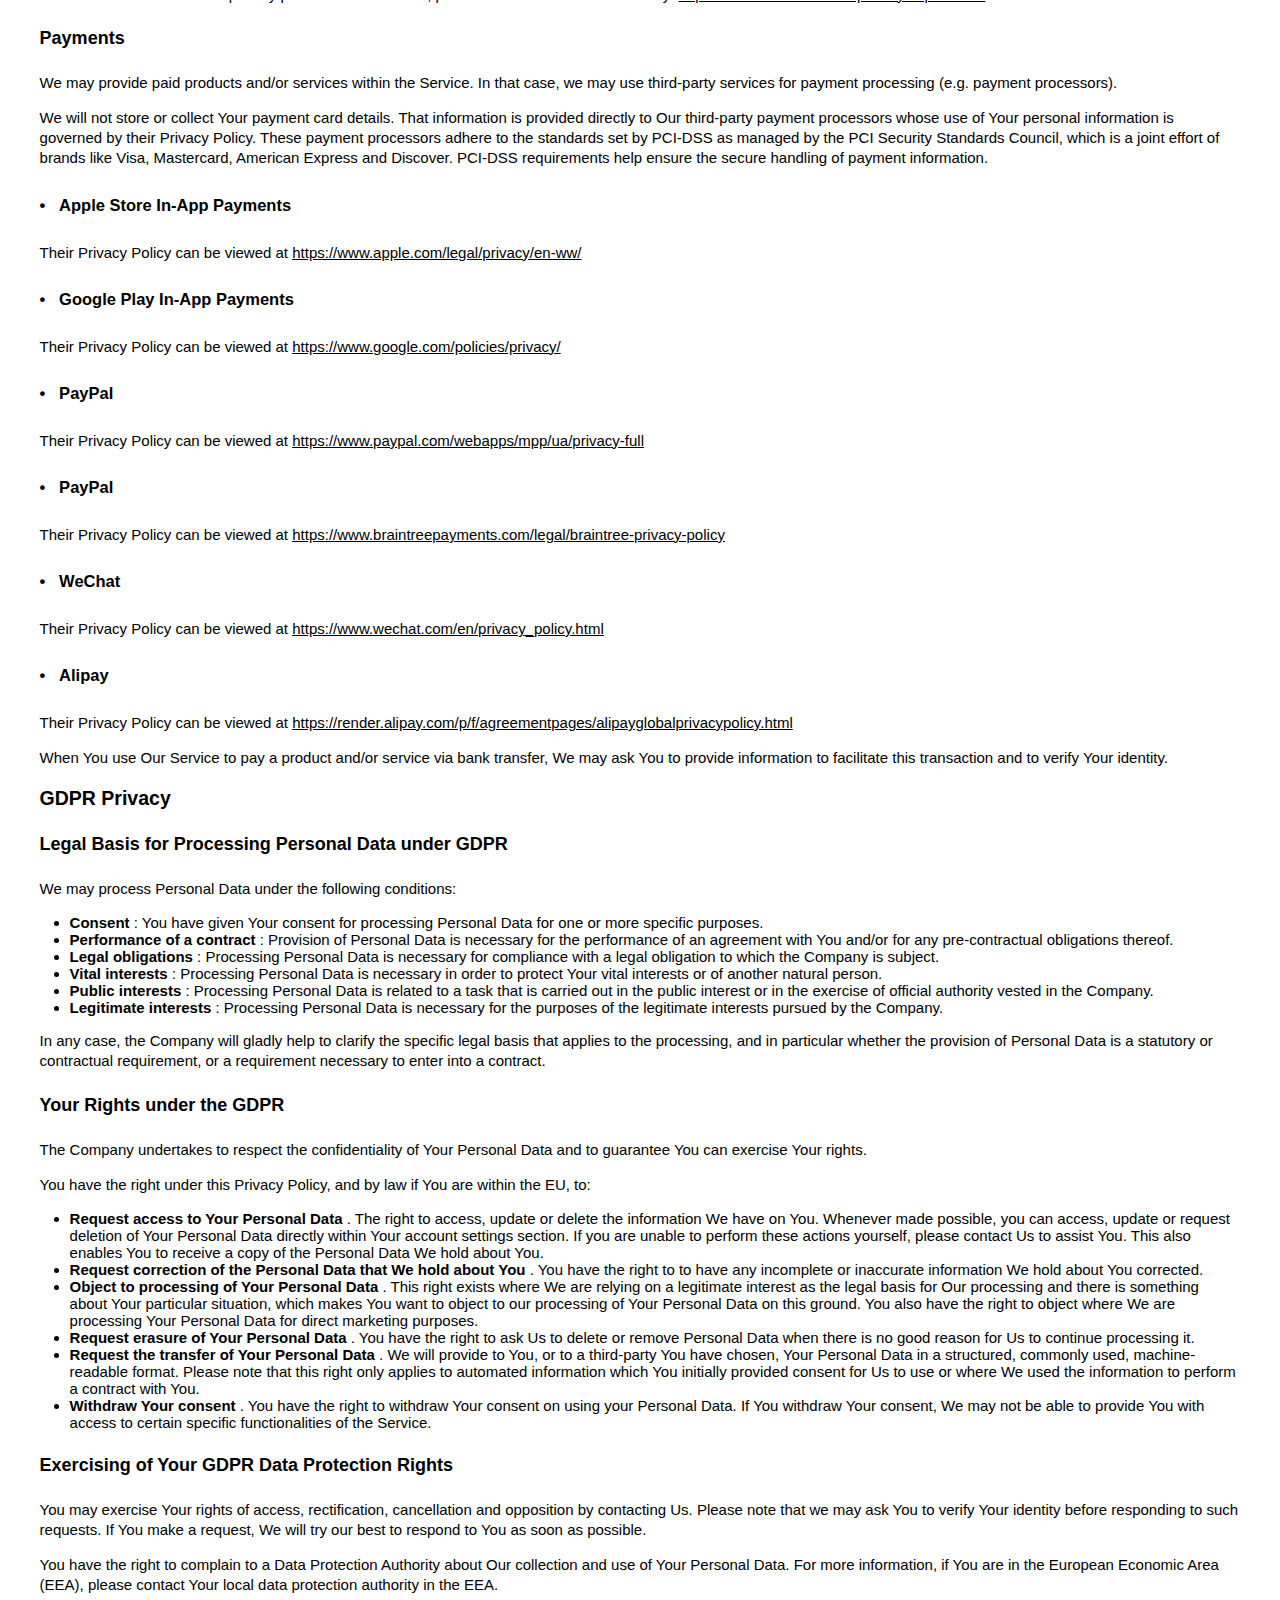
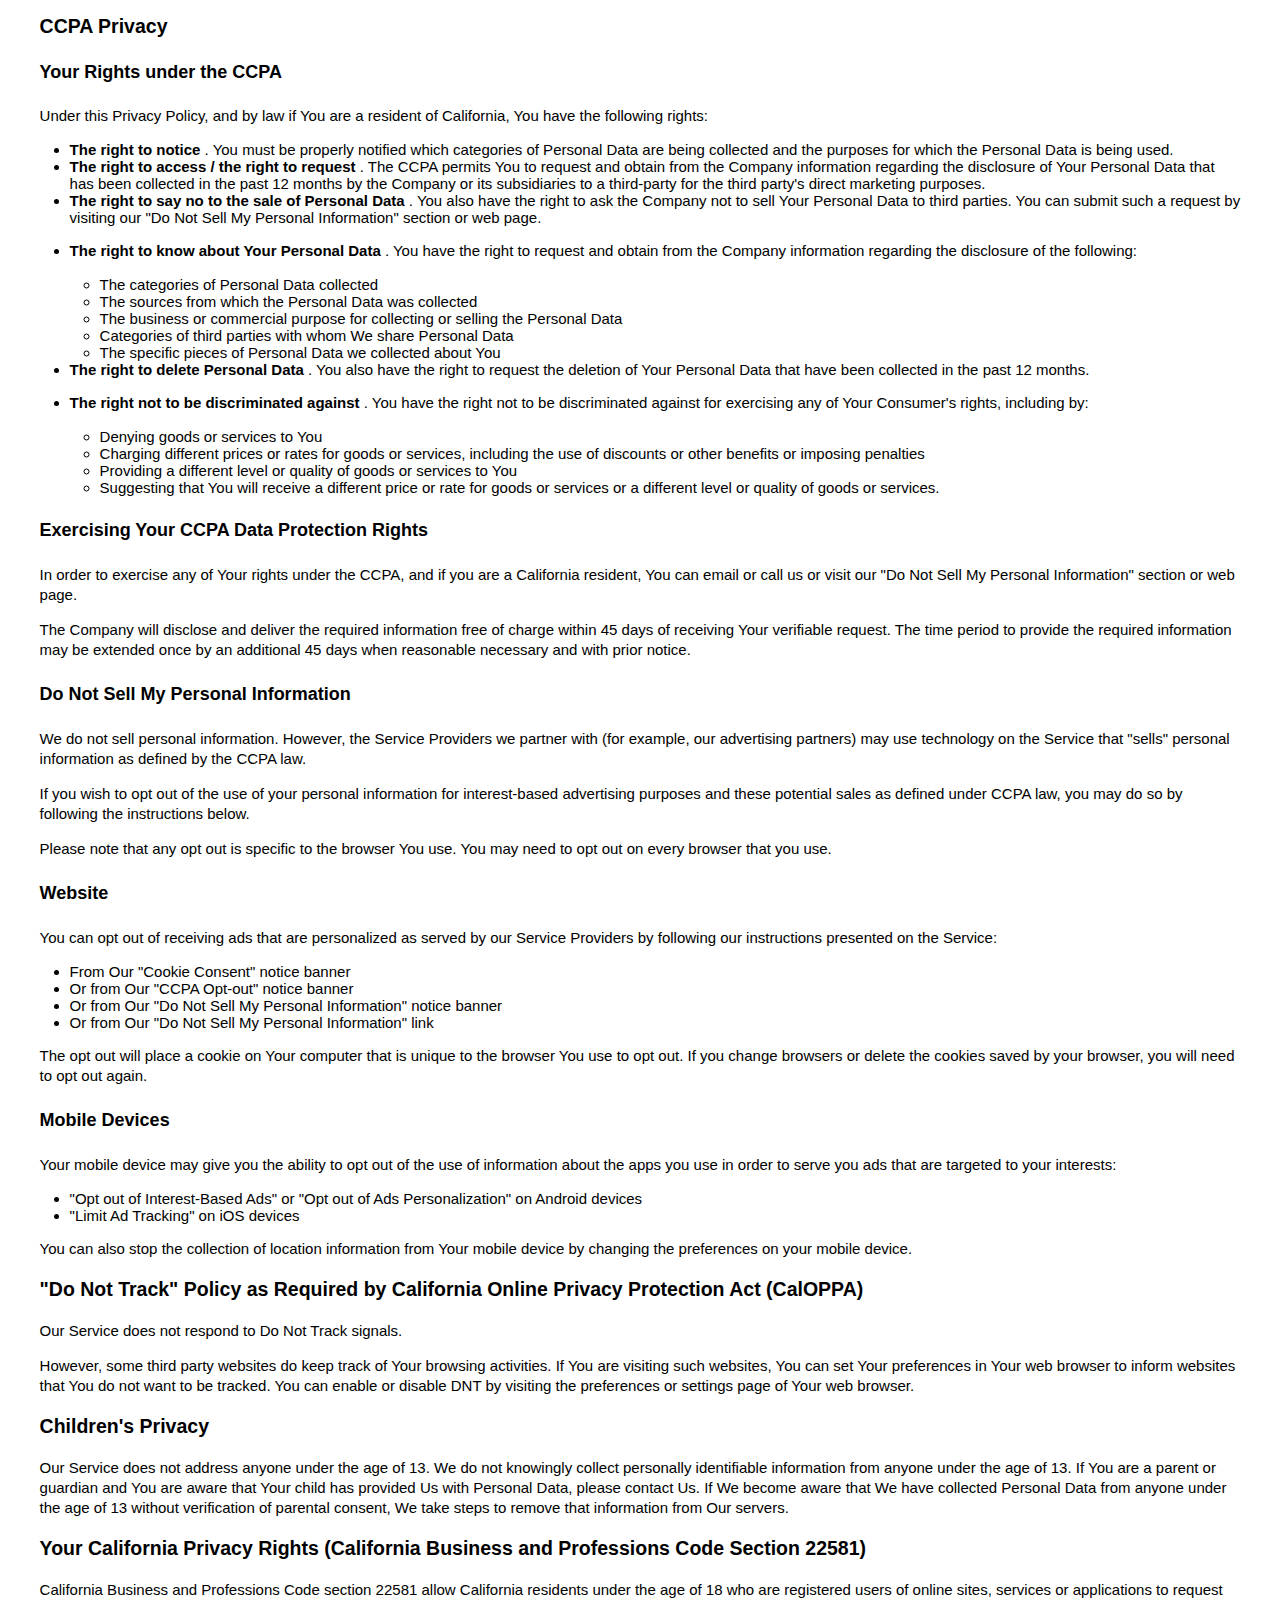
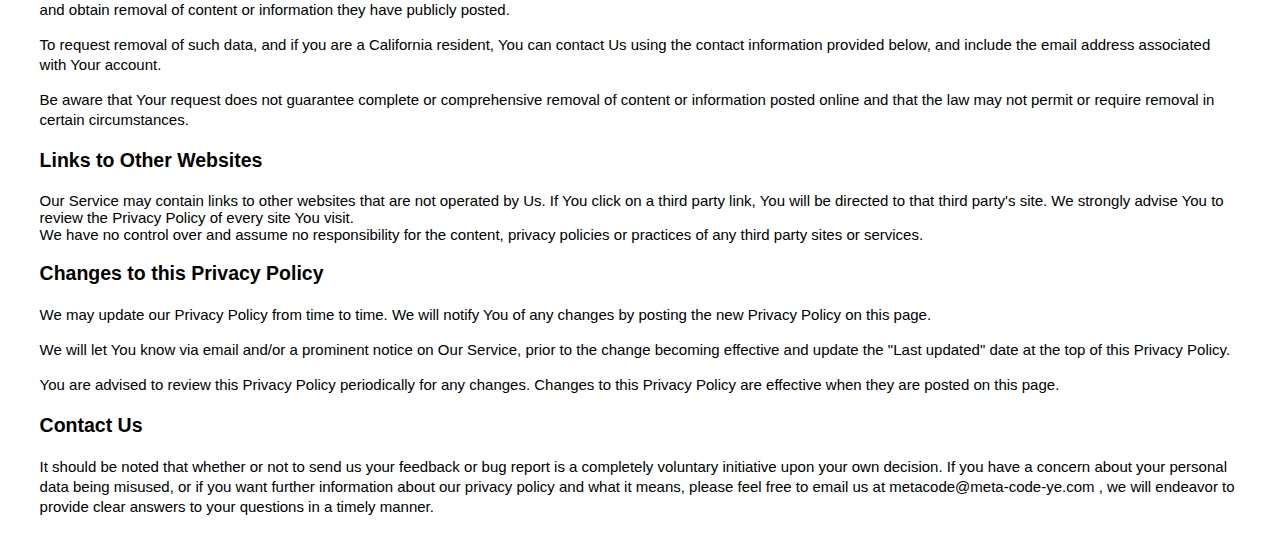
<file: website/policyDownloader.html>
<!DOCTYPE html>
<html lang="en">
    <head>
        <meta http-equiv="Content-Type" content="text/html; charset=utf-8">
        <meta name="viewport" content="width=device-width, initial-scale=1, minimum-scale=1, maximum-scale=1">
        <title>Privacy Policy</title>
        <link rel="stylesheet" href="style.css">
    </head>
    <body class="white">
        <div id="content">
            <h2>Privacy Policy</h2>
            <div>
                <p>This Privacy Policy describes Our policies and procedures on the collection, use and disclosure of Your information when You use the Service and tells You about Your privacy rights and how the law protects You.</p>
                <p>We use Your Personal data to provide and improve the Service. By using the Service, you agree to the collection and use of information in accordance with this Privacy Policy.</p>
                <ul>
                    <li>
                        <a href="#local1">Interpretation and Definitions</a>
                    </li>
                    <li>
                        <a href="#local2">Collecting and Using Your Personal Data</a>
                    </li>
                    <li>
                        <a href="#local3">Detailed Information on the Processing of Your Personal Data</a>
                    </li>
                    <li>
                        <a href="#local4">GDPR Privacy</a>
                    </li>
                    <li>
                        <a href="#local5">CCPA Privacy</a>
                    </li>
                    <li>
                        <a href="#local6">"Do Not Track" Policy as Required by California Online Privacy Protection Act (CalOPPA)</a>
                    </li>
                    <li>
                        <a href="#local7">Children's Privacy</a>
                    </li>
                    <li>
                        <a href="#local8">Your California Privacy Rights (California Business and Professions Code Section 22581)</a>
                    </li>
                    <li>
                        <a href="#local9">Links to Other Websites</a>
                    </li>
                    <li>
                        <a href="#local10">Changes to this Privacy Policy</a>
                    </li>
                    <li>
                        <a href="#local11">Contact Us</a>
                    </li>
                </ul>
            </div>
            <div id="local1">
                <h3>Interpretation and Definitions</h3>
                <h4>Interpretation</h4>
                <p>The words of which the initial letter is capitalized have meanings defined under the following conditions.</p>
                <p>The following definitions shall have the same meaning regardless of whether they appear in singular or in plural.</p>
                <h4>Definitions</h4>
                <p>For the purposes of this Privacy Policy:</p>
                <ul>
                    <li>
                        <strong>You</strong>
                        means the individual accessing or using the Service, or the company, or other legal entity on behalf of which such individual is accessing or using the Service, as applicable. Under GDPR (General Data Protection Regulation), You can be referred to as the Data Subject or as the User as you are the individual using the Service.
                    </li>
                    <li>
                        <strong>Company</strong>
                        (referred to as either "the Company", "We", "Us" or "Our" in this Agreement) refers to Leap Fitness Group. For the purpose of the GDPR, the Company is the Data Controller.
                    </li>
                    <li>
                        <strong>Application</strong>
                        means the software program provided by the Company downloaded by You on any electronic device, named محمل الملفات MC App or MC Downloader.
                    </li>
                    <li>
                        <strong>Affiliate</strong>
                        means an entity that controls, is controlled by or is under common control with a party, where "control" means ownership of 50% or more of the shares, equity interest or other securities entitled to vote for election of directors or other managing authority.
                    </li>
                    <li>
                        <strong>Account</strong>
                        means a unique account created for You to access our Service or parts of our Service.
                    </li>
                    <li>
                        <strong>Service</strong>
                        refers to the Application.
                    </li>
                    <li>
                        <strong>Country</strong>
                        refers to: United States
                    </li>
                    <li>
                        <strong>Service Provider</strong>
                        means any natural or legal person who processes the data on behalf of the Company. It refers to third-party companies or individuals employed by the Company to facilitate the Service, to provide the Service on behalf of the Company, to perform services related to the Service or to assist the Company in analyzing how the Service is used. For the purpose of the GDPR, Service Providers are considered Data Processors.
                    </li>
                    <li>
                        <strong>Third-party Social Media Service</strong>
                        refers to any website or any social network website through which a User can log in or create an account to use the Service.
                    </li>
                    <li>
                        <strong>Personal Data</strong>
                        is any information that relates to an identified or identifiable individual. For the purposes for GDPR, Personal Data means any information relating to You such as a name, an identification number, location data, online identifier or to one or more factors specific to the physical, physiological, genetic, mental, economic, cultural or social identity. For the purposes of the CCPA, Personal Data means any information that identifies, relates to, describes or is capable of being associated with, or could reasonably be linked, directly or indirectly, with You.
                    </li>
                    <li>
                        <strong>Device</strong>
                        means any device that can access the Service such as a computer, a cellphone or a digital tablet.
                    </li>
                    <li>
                        <strong>Usage Data</strong>
                        refers to data collected automatically, either generated by the use of the Service or from the Service infrastructure itself (for example, the duration of a page visit).
                    </li>
                    <li>
                        <strong>Data Controller</strong>
                        , for the purposes of the GDPR (General Data Protection Regulation), refers to the Company as the legal person which alone or jointly with others determines the purposes and means of the processing of Personal Data.
                    </li>
                    <li>
                        <strong>Do Not Track</strong>
                        (DNT) is a concept that has been promoted by US regulatory authorities, in particular the U.S. Federal Trade Commission (FTC), for the Internet industry to develop and implement a mechanism for allowing internet users to control the tracking of their online activities across websites.
                    </li>
                    <li>
                        <strong>Business</strong>
                        , for the purpose of the CCPA (California Consumer Privacy Act), refers to the Company as the legal entity that collects Consumers' personal information and determines the purposes and means of the processing of Consumers' personal information, or on behalf of which such information is collected and that alone, or jointly with others, determines the purposes and means of the processing of consumers' personal information, that does business in the State of California.
                    </li>
                    <li>
                        <strong>Consumer</strong>
                        , for the purpose of the CCPA (California Consumer Privacy Act), means a natural person who is a California resident. A resident, as defined in the law, includes (1) every individual who is in the USA for other than a temporary or transitory purpose, and (2) every individual who is domiciled in the USA who is outside the USA for a temporary or transitory purpose.
                    </li>
                    <li>
                        <strong>Sale</strong>
                        , for the purpose of the CCPA (California Consumer Privacy Act), means selling, renting, releasing, disclosing, disseminating, making available, transferring, or otherwise communicating orally, in writing, or by electronic or other means, a Consumer's Personal information to another business or a third party for monetary or other valuable consideration.
                    </li>
                </ul>
            </div>
            <div id="local2">
                <h3>Collecting and Using Your Personal Data</h3>
                <h4>Types of Data Collected</h4>
                <h5 class="tools">Personal Data</h5>
                <p class="tools">While using Our Service, We may ask You to provide Us with certain personally identifiable information that can be used to contact or identify You.</p>
                <p class="tools">General Information. When you sign up to use the App, we may collect Personal data about you such as:</p>
                <ul class="tools">
                    <li>Email address</li>
                    <li>First name and last name</li>
                    <li>Phone number</li>
                    <li>Gender</li>
                    <li>Password or passcode</li>
                    <li>Usage Data</li>
                </ul>
                <p class="tools">Health data. When you use the App, you may choose to provide personal information about your health such as:</p>
                <ul class="tools">
                    <li>Weight</li>
                    <li>Height</li>
                    <li>Body temperature;</li>
                    <li>Menstrual cycle;</li>
                    <li>Symptoms;</li>
                    <li>Other information about your health (including sexual activities), and related activities.</li>
                </ul>
                <h5>Usage Data</h5>
                <p>Usage Data is collected automatically when using the Service.</p>
                <p>Usage Data may include information such as Your Device's Internet Protocol address (e.g. IP address), browser type, browser version, the pages of our Service that You visit, the time and date of Your visit, the time spent on those pages, unique device identifiers and other diagnostic data.</p>
                <p>When You access the Service by or through a mobile device, We may collect certain information automatically, including, but not limited to, the type of mobile device You use, Your mobile device unique ID, the IP address of Your mobile device, Your mobile operating system, the type of mobile Internet browser You use, unique device identifiers and other diagnostic data.</p>
                <p>We may also collect information that Your browser sends whenever You visit our Service or when You access the Service by or through a mobile device, below list can provide a non-exclusive list of the contents of Usage Data:</p>
                <ul>
                    <li>Hardware model;</li>
                    <li>Information about operating system and its version;</li>
                    <li>Screen size and density;</li>
                    <li>Language and country;</li>
                    <li>Unique device identifiers (e.g. IDFA);</li>
                    <li>Time zone;</li>
                    <li>Device mute status (related to reminder function)</li>
                </ul>
                <p>In order to provide a better user experience, we have integrated data statistics tools in the App, they won't collect users’ health data or privacy data and are only used for CRASH targeting and AB-testing for new features and design， The details are as follows: </p>
                <div class="local2Device">
                    <div>Device information</div>
                    <ul>
                        <li>Screen Size</li>
                        <li>OEM Name</li>
                        <li>Model</li>
                    </ul>
                    <div>Device system information</div>
                    <ul>
                        <li>OS Name</li>
                        <li>OS Version</li>
                        <li>OS Build</li>
                        <li>Time Zone</li>
                        <li>System Language</li>
                        <li>Carrier Country</li>
                        <li>Carrier Name</li>
                    </ul>
                    <div>Location information</div>
                    <ul>
                        <li>Locale</li>
                        <li>Country Area</li>
                    </ul>
                    <div>Application information</div>
                    <ul>
                        <li>App Name</li>
                        <li>App Build</li>
                        <li>APP Version Number</li>
                        <li>SDK Name</li>
                        <li>SDK Version</li>
                    </ul>
                </div>
                <h5>Information from Third-Party Social Media Services</h5>
                <p>The Company allows You to create an account and log in to use the Service through the following Third-party Social Media Services:</p>
                <ul>
                    <li>Google</li>
                    <li>Facebook</li>
                </ul>
                <p>If You decide to register through or otherwise grant us access to a Third-Party Social Media Service, We may collect Personal data that is already associated with Your Third-Party Social Media Service's account, such as Your name, Your email address, Your activities or Your contact list associated with that account.</p>
                <p>You may also have the option of sharing additional information with the Company through Your Third-Party Social Media Service's account. If You choose to provide such information and Personal Data, during registration or otherwise, You are giving the Company permission to use, share, and store it in a manner consistent with this Privacy Policy.</p>
                <h4>Your Consent and Our Use of Your Personal Data</h4>
                <p>By creating a profile or registering to use our apps, you expressly agree to:</p>
                <ul>
                    <li class="tools">We may process the health data you provide by using the app to import or export the data with third-party services, such as Apple HealthKit and Google Fit.</li>
                    <li>We may process the account data you provide by using the app and create it through your account only for the purposes of login or registration, third-party services, such as Apple ID, Google account and Facebook account.</li>
                    <li>Except as provided in this privacy policy, we will not transfer any of your personal data to third parties.</li>
                </ul>
                <p>The Company may use Personal Data for the following purposes:</p>
                <ul>
                    <li>
                        <strong>To provide and maintain our Service</strong>
                        , including to monitor the usage of our Service.
                    </li>
                    <li>
                        <strong>To manage Your Account</strong>
                        : to manage Your registration as a user of the Service. The Personal Data You provide can give You access to different functionalities of the Service that are available to You as a registered user.
                    </li>
                    <li>
                        <strong>For the performance of a contract</strong>
                        : the development, compliance and undertaking of the purchase contract for the products, items or services You have purchased or of any other contract with Us through the Service.
                    </li>
                    <li>
                        <strong>To contact You</strong>
                        : To contact You by email, or other equivalent forms of electronic communication, such as a mobile application's push notifications regarding updates or informative communications related to the functionalities, products or contracted services, including the security updates, when necessary or reasonable for their implementation.
                    </li>
                    <li>
                        <strong>To provide You</strong>
                        with news, special offers and general information about other goods, services and events which we offer that are similar to those that you have already purchased or enquired about unless You have opted not to receive such information.
                    </li>
                    <li>
                        <strong>To manage Your requests</strong>
                        : To attend and manage Your requests to Us.
                    </li>
                </ul>
                <p>We may share your personal information in the following situations:</p>
                <ul>
                    <li>
                        <div>
                            <strong>With Service Providers</strong>
                            : We may share Your personal information with Service Providers to monitor and analyze the use of our Service, to show advertisements to You to help support and maintain Our Service, to advertise on third party websites to You after You visited our Service, for payment processing, to contact You.
                        </div>
                        <ul style="margin: 20px 0;">
                            <li class="tools">
                                <strong>For examples</strong>
                                , As your consent at the registration screen, we may import into the App Personal data about your health and activities from third-party services such as Apple HealthKit and Google Fit. The imported Personal data may include: weight, body temperature, calories burnt, heartbeat rate, number of steps/distance traveled, and other data about your health. We will handle any such third-party information in accordance with this Privacy Policy.
                            </li>
                            <li class="tools">
                                <strong>Forums Cookies</strong>
                                (Webview browser cookies) - Forum Cookies generally are used to deliver or optimize our services, to communicate with users or manage their forum accounts, to develop content, or for the purposes of research and analysis. you may refuse to accept browser cookies by activating the appropriate setting. However, if you select this setting you may be unable to access certain parts of our services.
                            </li>
                            <li>
                                <strong>Third-Party Advertisers</strong>
                                - We may use third-party advertising companies to serve ads when you visit the Application. These companies may use information about your visits to the app that are contained in cookies in order to optimize the performance of the marketing campaigns and provide ads about goods and services of interest to you. We NEVER shares any data you are tracking in the app (e.g. when you get your <strong>Personal Data</strong>
                                ) with third-Party Advertisers.
                            </li>
                            <li>
                                <strong>Analytics</strong>
                                - We use third party analytics tools, Google Analytics, to help us measure traffic and usage trends for the Service. Google Analytics collects information such as device, location and app usage information. We may use the information get from Google Analytics only to customize and personalize your App experience for statistical purposes and analytics.
                            </li>
                        </ul>
                    </li>
                    <li>
                        <strong>For Business transfers</strong>
                        : We may share or transfer Your personal information in connection with, or during negotiations of, any merger, sale of Company assets, financing, or acquisition of all or a portion of our business to another company.
                    </li>
                    <li>
                        <strong>With Affiliates</strong>
                        : We may share Your information with Our affiliates, in which case we will require those affiliates to honor this Privacy Policy. Affiliates include Our parent company and any other subsidiaries, joint venture partners or other companies that We control or that are under common control with Us.
                    </li>
                    <li>
                        <strong>With Business partners</strong>
                        : We may share Your information with Our business partners to offer You certain products, services or promotions.
                    </li>
                    <li>
                        <strong>With other users</strong>
                        : when You share personal information or otherwise interact in the public areas with other users, such information may be viewed by all users and may be publicly distributed outside. If You interact with other users or register through a Third-Party Social Media Service, Your contacts on the Third-Party Social Media Service may see Your name, profile, pictures and description of Your activity. Similarly, other users will be able to view descriptions of Your activity, communicate with You and view Your profile.
                    </li>
                </ul>
                <h4>Retention of Your Personal Data</h4>
                <p>The Company will retain Your Personal Data only for as long as is necessary for the purposes set out in this Privacy Policy. We will retain and use Your Personal Data to the extent necessary to comply with our legal obligations (for example, if we are required to retain your data to comply with applicable laws), resolve disputes, and enforce our legal agreements and policies.</p>
                <p>The Company will also retain Usage Data for internal analysis purposes. Usage Data is generally retained for a shorter period of time, except when this data is used to strengthen the security or to improve the functionality of Our Service, or We are legally obligated to retain this data for longer time periods.</p>
                <h4>Transfer of Your Personal Data</h4>
                <p>Your information, including Personal Data, is processed at the Company's operating offices and in any other places where the parties involved in the processing are located. It means that this information may be transferred to — and maintained on — computers located outside of Your state, province, country or other governmental jurisdiction where the data protection laws may differ than those from Your jurisdiction.</p>
                <p>Your consent to this Privacy Policy followed by Your submission of such information represents Your agreement to that transfer.</p>
                <p>The Company will take all steps reasonably necessary to ensure that Your data is treated securely and in accordance with this Privacy Policy and no transfer of Your Personal Data will take place to an organization or a country unless there are adequate controls in place including the security of Your data and other personal information.</p>
                <h4>Disclosure of Your Personal Data</h4>
                <h5>Business Transactions</h5>
                <p>If the Company is involved in a merger, acquisition or asset sale, Your Personal Data may be transferred. We will provide notice before Your Personal Data is transferred and becomes subject to a different Privacy Policy.</p>
                <h5>Law enforcement</h5>
                <p>Under certain circumstances, the Company may be required to disclose Your Personal Data if required to do so by law or in response to valid requests by public authorities (e.g. a court or a government agency).</p>
                <h5>Other legal requirements</h5>
                <p>The Company may disclose Your Personal Data in the good faith belief that such action is necessary to:</p>
                <ul>
                    <li>Comply with a legal obligation</li>
                    <li>Protect and defend the rights or property of the Company</li>
                    <li>Prevent or investigate possible wrongdoing in connection with the Service</li>
                    <li>Protect the personal safety of Users of the Service or the public</li>
                    <li>Protect against legal liability</li>
                </ul>
                <h4>Security of Your Personal Data</h4>
                <p>We use administrative, technical, and physical security measures to help protect your personal information. We use the following information security measures to protect your personal data:</p>
                <ul>
                    <li>Encrypt your personal data during transport and rest;</li>
                    <li>System vulnerability scanning and penetration testing;</li>
                    <li>Protect data integrity;</li>
                    <li>Organizational and legal measures.</li>
                    <li>Perform regular data protection impact assessments</li>
                </ul>
                <p>The security of Your Personal Data is important to Us, but remember that no method of transmission over the Internet, or method of electronic storage is 100% secure. While We strive to use commercially acceptable means to protect Your Personal Data, We cannot guarantee its absolute security.</p>
            </div>
            <div id="local3">
                <h3>Detailed Information on the Processing of Your Personal Data</h3>
                <p>Service Providers have access to Your Personal Data only to perform their tasks on Our behalf and are obligated not to disclose or use it for any other purpose.</p>
                <h4>Analytics</h4>
                <p>We may use third-party Service providers to monitor and analyze the use of our Service.</p>
                <h5>•&nbsp &nbspGoogle Analytics</h5>
                <p>Google Analytics is a web analytics service offered by Google that tracks and reports website traffic. Google uses the data collected to track and monitor the use of our Service. This data is shared with other Google services. Google may use the collected data to contextualise and personalise the ads of its own advertising network.</p>
                <p>
                    You may opt-out of certain Google Analytics features through your mobile device settings, such as your device advertising settings or by following the instructions provided by Google in their Privacy Policy: <a data-url="https://policies.google.com/privacy?hl=en">https://policies.google.com/privacy?hl=en</a>
                </p>
                <p>
                    For more information on the privacy practices of Google, please visit the Google Privacy & Terms web page: <a data-url="https://policies.google.com/privacy?hl=en">https://policies.google.com/privacy?hl=en</a>
                </p>
                <h4>Advertising</h4>
                <p>We may use Service providers to show advertisements to You to help support and maintain Our Service.</p>
                <h5>•&nbsp &nbspGoogle AdSense & DoubleClick Cookie</h5>
                <p>Google, as a third party vendor, uses cookies to serve ads on our Service. Google's use of the DoubleClick cookie enables it and its partners to serve ads to our users based on their visit to our Service or other websites on the Internet.</p>
                <p>
                    You may opt out of the use of the DoubleClick Cookie for interest-based advertising by visiting the Google Ads Settings web page: <a data-url="http://www.google.com/ads/preferences/">http://www.google.com/ads/preferences/</a>
                </p>
                <h5>•&nbsp &nbspAdMob by Google</h5>
                <p>AdMob by Google is provided by Google Inc.</p>
                <p>
                    You can opt-out from the AdMob by Google service by following the instructions described by Google: <a data-url="https://support.google.com/ads/answer/2662922?hl=en">https://support.google.com/ads/answer/2662922?hl=en</a>
                </p>
                <p>
                    For more information on how Google uses the collected information, please visit the "How Google uses data when you use our partners' sites or app" page: <a data-url="https://policies.google.com/technologies/partner-sites">https://policies.google.com/technologies/partner-sites</a>
                    or visit the Privacy Policy of Google: <a data-url="https://policies.google.com/privacy">https://policies.google.com/privacy</a>
                </p>
                <h4>Behavioral Remarketing</h4>
                <p>The Company uses remarketing services to advertise on third party websites to You after You visited our Service. We and Our third-party vendors use cookies to inform, optimize and serve ads based on Your past visits to our Service.</p>
                <h5>•&nbsp &nbspGoogle Ads (AdWords)</h5>
                <p>Google Ads (AdWords) remarketing service is provided by Google Inc.</p>
                <p>
                    You can opt-out of Google Analytics for Display Advertising and customise the Google Display Network ads by visiting the Google Ads Settings page: <a data-url="http://www.google.com/settings/ads">http://www.google.com/settings/ads</a>
                </p>
                <p>
                    Google also recommends installing the Google Analytics Opt-out Browser Add-on - <a data-url="https://tools.google.com/dlpage/gaoptout">https://tools.google.com/dlpage/gaoptout</a>
                    - for your web browser. Google Analytics Opt-out Browser Add-on provides visitors with the ability to prevent their data from being collected and used by Google Analytics.
                </p>
                <p>
                    For more information on the privacy practices of Google, please visit the Google Privacy & Terms web page: <a data-url="https://policies.google.com/privacy?hl=en">https://policies.google.com/privacy?hl=en</a>
                </p>
                <h5>•&nbsp &nbspTwitter</h5>
                <p>Twitter remarketing service is provided by Twitter Inc.</p>
                <p>
                    You can opt-out from Twitter's interest-based ads by following their instructions: <a data-url="https://support.twitter.com/articles/20170405">https://support.twitter.com/articles/20170405</a>
                </p>
                <p>
                    You can learn more about the privacy practices and policies of Twitter by visiting their Privacy Policy page: <a data-url="https://twitter.com/privacy">https://twitter.com/privacy</a>
                </p>
                <h5>•&nbsp &nbspFacebook</h5>
                <p>Facebook remarketing service is provided by Facebook Inc.</p>
                <p>
                    You can learn more about interest-based advertising from Facebook by visiting this page: <a data-url="https://www.facebook.com/help/164968693837950">https://www.facebook.com/help/164968693837950</a>
                </p>
                <p>
                    To opt-out from Facebook's interest-based ads, follow these instructions from Facebook: <a data-url="https://www.facebook.com/help/568137493302217">https://www.facebook.com/help/568137493302217</a>
                </p>
                <p>
                    Facebook adheres to the Self-Regulatory Principles for Online Behavioural Advertising established by the Digital Advertising Alliance. You can also opt-out from Facebook and other participating companies through the Digital Advertising Alliance in the USA <a data-url="http://www.aboutads.info/choices/">http://www.aboutads.info/choices/</a>
                    , the Digital Advertising Alliance of Canada in Canada <a data-url="http://youradchoices.ca/">http://youradchoices.ca/</a>
                    or the European Interactive Digital Advertising Alliance in Europe <a data-url="http://www.youronlinechoices.eu/">http://www.youronlinechoices.eu/</a>
                    , or opt-out using your mobile device settings.
                </p>
                <p>
                    For more information on the privacy practices of Facebook, please visit Facebook's Data Policy: <a data-url="https://www.facebook.com/privacy/explanation">https://www.facebook.com/privacy/explanation</a>
                </p>
                <h4>Payments</h4>
                <p>We may provide paid products and/or services within the Service. In that case, we may use third-party services for payment processing (e.g. payment processors).</p>
                <p>We will not store or collect Your payment card details. That information is provided directly to Our third-party payment processors whose use of Your personal information is governed by their Privacy Policy. These payment processors adhere to the standards set by PCI-DSS as managed by the PCI Security Standards Council, which is a joint effort of brands like Visa, Mastercard, American Express and Discover. PCI-DSS requirements help ensure the secure handling of payment information.</p>
                <h5>•&nbsp &nbspApple Store In-App Payments</h5>
                <p>
                    Their Privacy Policy can be viewed at <a data-url="https://www.apple.com/legal/privacy/en-ww/">https://www.apple.com/legal/privacy/en-ww/</a>
                </p>
                <h5>•&nbsp &nbspGoogle Play In-App Payments</h5>
                <p>
                    Their Privacy Policy can be viewed at <a data-url="https://www.google.com/policies/privacy/">https://www.google.com/policies/privacy/</a>
                </p>
                <h5>•&nbsp &nbspPayPal</h5>
                <p>
                    Their Privacy Policy can be viewed at <a data-url="https://www.paypal.com/webapps/mpp/ua/privacy-full">https://www.paypal.com/webapps/mpp/ua/privacy-full</a>
                </p>
                <h5>•&nbsp &nbspPayPal</h5>
                <p>
                    Their Privacy Policy can be viewed at <a data-url="https://www.braintreepayments.com/legal/braintree-privacy-policy">https://www.braintreepayments.com/legal/braintree-privacy-policy</a>
                </p>
                <h5>•&nbsp &nbspWeChat</h5>
                <p>
                    Their Privacy Policy can be viewed at <a data-url="https://www.wechat.com/en/privacy_policy.html">https://www.wechat.com/en/privacy_policy.html</a>
                </p>
                <h5>•&nbsp &nbspAlipay</h5>
                <p>
                    Their Privacy Policy can be viewed at <a data-url="https://render.alipay.com/p/f/agreementpages/alipayglobalprivacypolicy.html">https://render.alipay.com/p/f/agreementpages/alipayglobalprivacypolicy.html</a>
                </p>
                <p>When You use Our Service to pay a product and/or service via bank transfer, We may ask You to provide information to facilitate this transaction and to verify Your identity.</p>
            </div>
            <div id="local4">
                <h3>GDPR Privacy</h3>
                <h4>Legal Basis for Processing Personal Data under GDPR</h4>
                <p>We may process Personal Data under the following conditions:</p>
                <ul>
                    <li>
                        <strong>Consent</strong>
                        : You have given Your consent for processing Personal Data for one or more specific purposes.
                    </li>
                    <li>
                        <strong>Performance of a contract</strong>
                        : Provision of Personal Data is necessary for the performance of an agreement with You and/or for any pre-contractual obligations thereof.
                    </li>
                    <li>
                        <strong>Legal obligations</strong>
                        : Processing Personal Data is necessary for compliance with a legal obligation to which the Company is subject.
                    </li>
                    <li>
                        <strong>Vital interests</strong>
                        : Processing Personal Data is necessary in order to protect Your vital interests or of another natural person.
                    </li>
                    <li>
                        <strong>Public interests</strong>
                        : Processing Personal Data is related to a task that is carried out in the public interest or in the exercise of official authority vested in the Company.
                    </li>
                    <li>
                        <strong>Legitimate interests</strong>
                        : Processing Personal Data is necessary for the purposes of the legitimate interests pursued by the Company.
                    </li>
                </ul>
                <p>In any case, the Company will gladly help to clarify the specific legal basis that applies to the processing, and in particular whether the provision of Personal Data is a statutory or contractual requirement, or a requirement necessary to enter into a contract.</p>
                <h4>Your Rights under the GDPR</h4>
                <p>The Company undertakes to respect the confidentiality of Your Personal Data and to guarantee You can exercise Your rights.</p>
                <p>You have the right under this Privacy Policy, and by law if You are within the EU, to:</p>
                <ul>
                    <li>
                        <strong>Request access to Your Personal Data</strong>
                        . The right to access, update or delete the information We have on You. Whenever made possible, you can access, update or request deletion of Your Personal Data directly within Your account settings section. If you are unable to perform these actions yourself, please contact Us to assist You. This also enables You to receive a copy of the Personal Data We hold about You.
                    </li>
                    <li>
                        <strong>Request correction of the Personal Data that We hold about You</strong>
                        . You have the right to to have any incomplete or inaccurate information We hold about You corrected.
                    </li>
                    <li>
                        <strong>Object to processing of Your Personal Data</strong>
                        . This right exists where We are relying on a legitimate interest as the legal basis for Our processing and there is something about Your particular situation, which makes You want to object to our processing of Your Personal Data on this ground. You also have the right to object where We are processing Your Personal Data for direct marketing purposes.
                    </li>
                    <li>
                        <strong>Request erasure of Your Personal Data</strong>
                        . You have the right to ask Us to delete or remove Personal Data when there is no good reason for Us to continue processing it.
                    </li>
                    <li>
                        <strong>Request the transfer of Your Personal Data</strong>
                        . We will provide to You, or to a third-party You have chosen, Your Personal Data in a structured, commonly used, machine-readable format. Please note that this right only applies to automated information which You initially provided consent for Us to use or where We used the information to perform a contract with You.
                    </li>
                    <li>
                        <strong>Withdraw Your consent</strong>
                        . You have the right to withdraw Your consent on using your Personal Data. If You withdraw Your consent, We may not be able to provide You with access to certain specific functionalities of the Service.
                    </li>
                </ul>
                <h4>Exercising of Your GDPR Data Protection Rights</h4>
                <p>You may exercise Your rights of access, rectification, cancellation and opposition by contacting Us. Please note that we may ask You to verify Your identity before responding to such requests. If You make a request, We will try our best to respond to You as soon as possible.</p>
                <p>You have the right to complain to a Data Protection Authority about Our collection and use of Your Personal Data. For more information, if You are in the European Economic Area (EEA), please contact Your local data protection authority in the EEA.</p>
            </div>
            <div id="local5">
                <h3>CCPA Privacy</h3>
                <h4>Your Rights under the CCPA</h4>
                <p>Under this Privacy Policy, and by law if You are a resident of California, You have the following rights:</p>
                <ul>
                    <li>
                        <strong>The right to notice</strong>
                        . You must be properly notified which categories of Personal Data are being collected and the purposes for which the Personal Data is being used.
                    </li>
                    <li>
                        <strong>The right to access / the right to request</strong>
                        . The CCPA permits You to request and obtain from the Company information regarding the disclosure of Your Personal Data that has been collected in the past 12 months by the Company or its subsidiaries to a third-party for the third party's direct marketing purposes.
                    </li>
                    <li>
                        <strong>The right to say no to the sale of Personal Data</strong>
                        . You also have the right to ask the Company not to sell Your Personal Data to third parties. You can submit such a request by visiting our "Do Not Sell My Personal Information" section or web page.
                    </li>
                    <li>
                        <p>
                            <strong>The right to know about Your Personal Data</strong>
                            . You have the right to request and obtain from the Company information regarding the disclosure of the following:
                        </p>
                        <ul>
                            <li>The categories of Personal Data collected</li>
                            <li>The sources from which the Personal Data was collected</li>
                            <li>The business or commercial purpose for collecting or selling the Personal Data</li>
                            <li>Categories of third parties with whom We share Personal Data</li>
                            <li>The specific pieces of Personal Data we collected about You</li>
                        </ul>
                    </li>
                    <li>
                        <strong>The right to delete Personal Data</strong>
                        . You also have the right to request the deletion of Your Personal Data that have been collected in the past 12 months.
                    </li>
                    <li>
                        <p>
                            <strong>The right not to be discriminated against</strong>
                            . You have the right not to be discriminated against for exercising any of Your Consumer's rights, including by:
                        </p>
                        <ul>
                            <li>Denying goods or services to You</li>
                            <li>Charging different prices or rates for goods or services, including the use of discounts or other benefits or imposing penalties</li>
                            <li>Providing a different level or quality of goods or services to You</li>
                            <li>Suggesting that You will receive a different price or rate for goods or services or a different level or quality of goods or services.</li>
                        </ul>
                    </li>
                </ul>
                <h4>Exercising Your CCPA Data Protection Rights</h4>
                <p>In order to exercise any of Your rights under the CCPA, and if you are a California resident, You can email or call us or visit our "Do Not Sell My Personal Information" section or web page.</p>
                <p>The Company will disclose and deliver the required information free of charge within 45 days of receiving Your verifiable request. The time period to provide the required information may be extended once by an additional 45 days when reasonable necessary and with prior notice.</p>
                <h4>Do Not Sell My Personal Information</h4>
                <p>We do not sell personal information. However, the Service Providers we partner with (for example, our advertising partners) may use technology on the Service that "sells" personal information as defined by the CCPA law.</p>
                <p>If you wish to opt out of the use of your personal information for interest-based advertising purposes and these potential sales as defined under CCPA law, you may do so by following the instructions below.</p>
                <p>Please note that any opt out is specific to the browser You use. You may need to opt out on every browser that you use.</p>
                <h4>Website</h4>
                <p>You can opt out of receiving ads that are personalized as served by our Service Providers by following our instructions presented on the Service:</p>
                <ul>
                    <li>From Our "Cookie Consent" notice banner</li>
                    <li>Or from Our "CCPA Opt-out" notice banner</li>
                    <li>Or from Our "Do Not Sell My Personal Information" notice banner</li>
                    <li>Or from Our "Do Not Sell My Personal Information" link</li>
                </ul>
                <p>The opt out will place a cookie on Your computer that is unique to the browser You use to opt out. If you change browsers or delete the cookies saved by your browser, you will need to opt out again.</p>
                <h4>Mobile Devices</h4>
                <p>Your mobile device may give you the ability to opt out of the use of information about the apps you use in order to serve you ads that are targeted to your interests:</p>
                <ul>
                    <li>"Opt out of Interest-Based Ads" or "Opt out of Ads Personalization" on Android devices</li>
                    <li>"Limit Ad Tracking" on iOS devices</li>
                </ul>
                <p>You can also stop the collection of location information from Your mobile device by changing the preferences on your mobile device.</p>
            </div>
            <div id="local6">
                <h3>"Do Not Track" Policy as Required by California Online Privacy Protection Act (CalOPPA)</h3>
                <p>Our Service does not respond to Do Not Track signals.</p>
                <p>However, some third party websites do keep track of Your browsing activities. If You are visiting such websites, You can set Your preferences in Your web browser to inform websites that You do not want to be tracked. You can enable or disable DNT by visiting the preferences or settings page of Your web browser.</p>
            </div>
            <div id="local7">
                <h3>Children's Privacy</h3>
                <p>Our Service does not address anyone under the age of 13. We do not knowingly collect personally identifiable information from anyone under the age of 13. If You are a parent or guardian and You are aware that Your child has provided Us with Personal Data, please contact Us. If We become aware that We have collected Personal Data from anyone under the age of 13 without verification of parental consent, We take steps to remove that information from Our servers.</p>
            </div>
            <div id="local8">
                <h3>Your California Privacy Rights (California Business and Professions Code Section 22581)</h3>
                <p>California Business and Professions Code section 22581 allow California residents under the age of 18 who are registered users of online sites, services or applications to request and obtain removal of content or information they have publicly posted.</p>
                <p>To request removal of such data, and if you are a California resident, You can contact Us using the contact information provided below, and include the email address associated with Your account.</p>
                <p>Be aware that Your request does not guarantee complete or comprehensive removal of content or information posted online and that the law may not permit or require removal in certain circumstances.</p>
            </div>
            <div id="local9">
                <h3>Links to Other Websites</h3>
                <div>Our Service may contain links to other websites that are not operated by Us. If You click on a third party link, You will be directed to that third party's site. We strongly advise You to review the Privacy Policy of every site You visit.</div>
                <div>We have no control over and assume no responsibility for the content, privacy policies or practices of any third party sites or services.</div>
            </div>
            <div id="local10">
                <h3>Changes to this Privacy Policy</h3>
                <p>We may update our Privacy Policy from time to time. We will notify You of any changes by posting the new Privacy Policy on this page.</p>
                <p>We will let You know via email and/or a prominent notice on Our Service, prior to the change becoming effective and update the "Last updated" date at the top of this Privacy Policy.</p>
                <p>You are advised to review this Privacy Policy periodically for any changes. Changes to this Privacy Policy are effective when they are posted on this page.</p>
            </div>
            <div id="local11">
                <h3>Contact Us</h3>
                <p>
                    It should be noted that whether or not to send us your feedback or bug report is a completely voluntary initiative upon your own decision. If you have a concern about your personal data being misused, or if you want further information about our privacy policy and what it means, please feel free to email us at <span class="email">metacode@meta-code-ye.com</span>
                    , we will endeavor to provide clear answers to your questions in a timely manner.
                </p>
            </div>
        </div>
        <script type="text/javascript">
            function getQueryString(name) {
                var reg = new RegExp("(^|&)" + name + "=([^&]*)(&|$)","i");
                var r = window.location.search.substr(1).match(reg);
                if (r != null)
                    return unescape(r[2]);
                return null;
            }
        </script>
    </body>
</html>
</file>
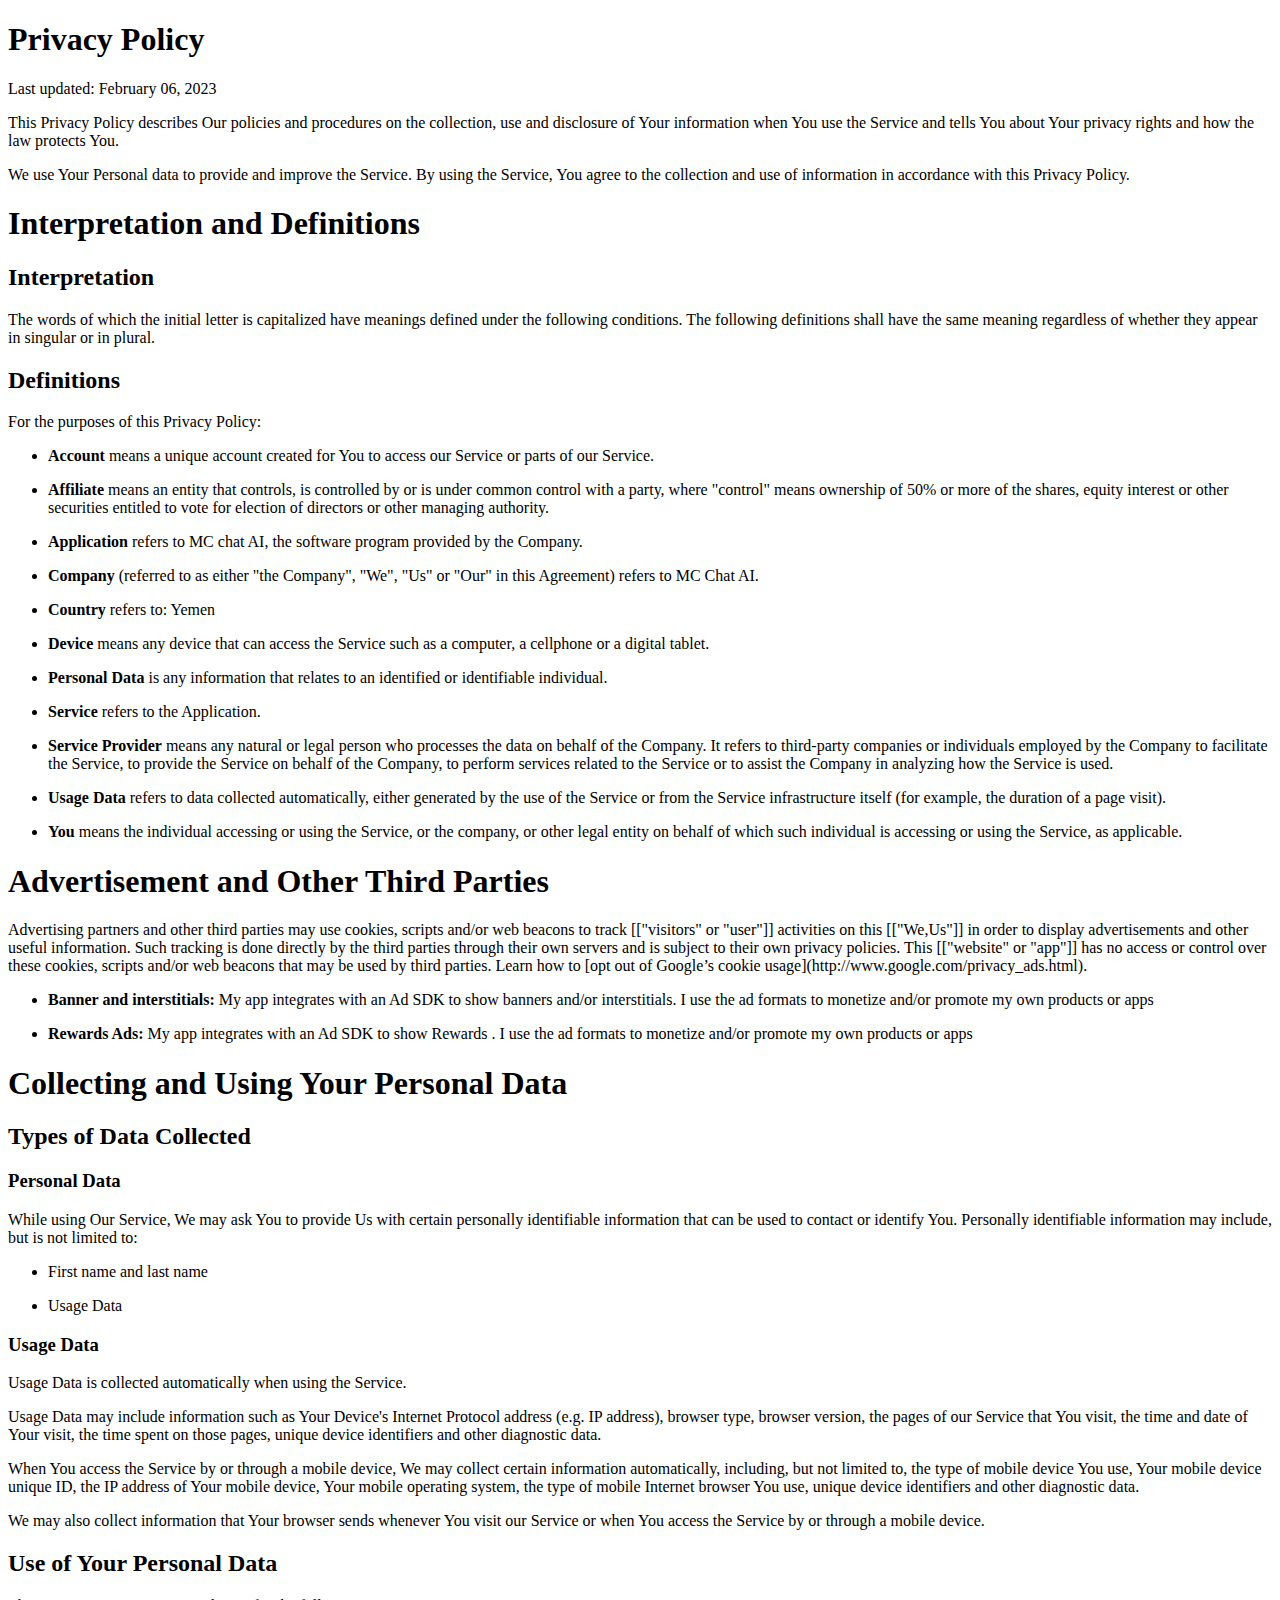
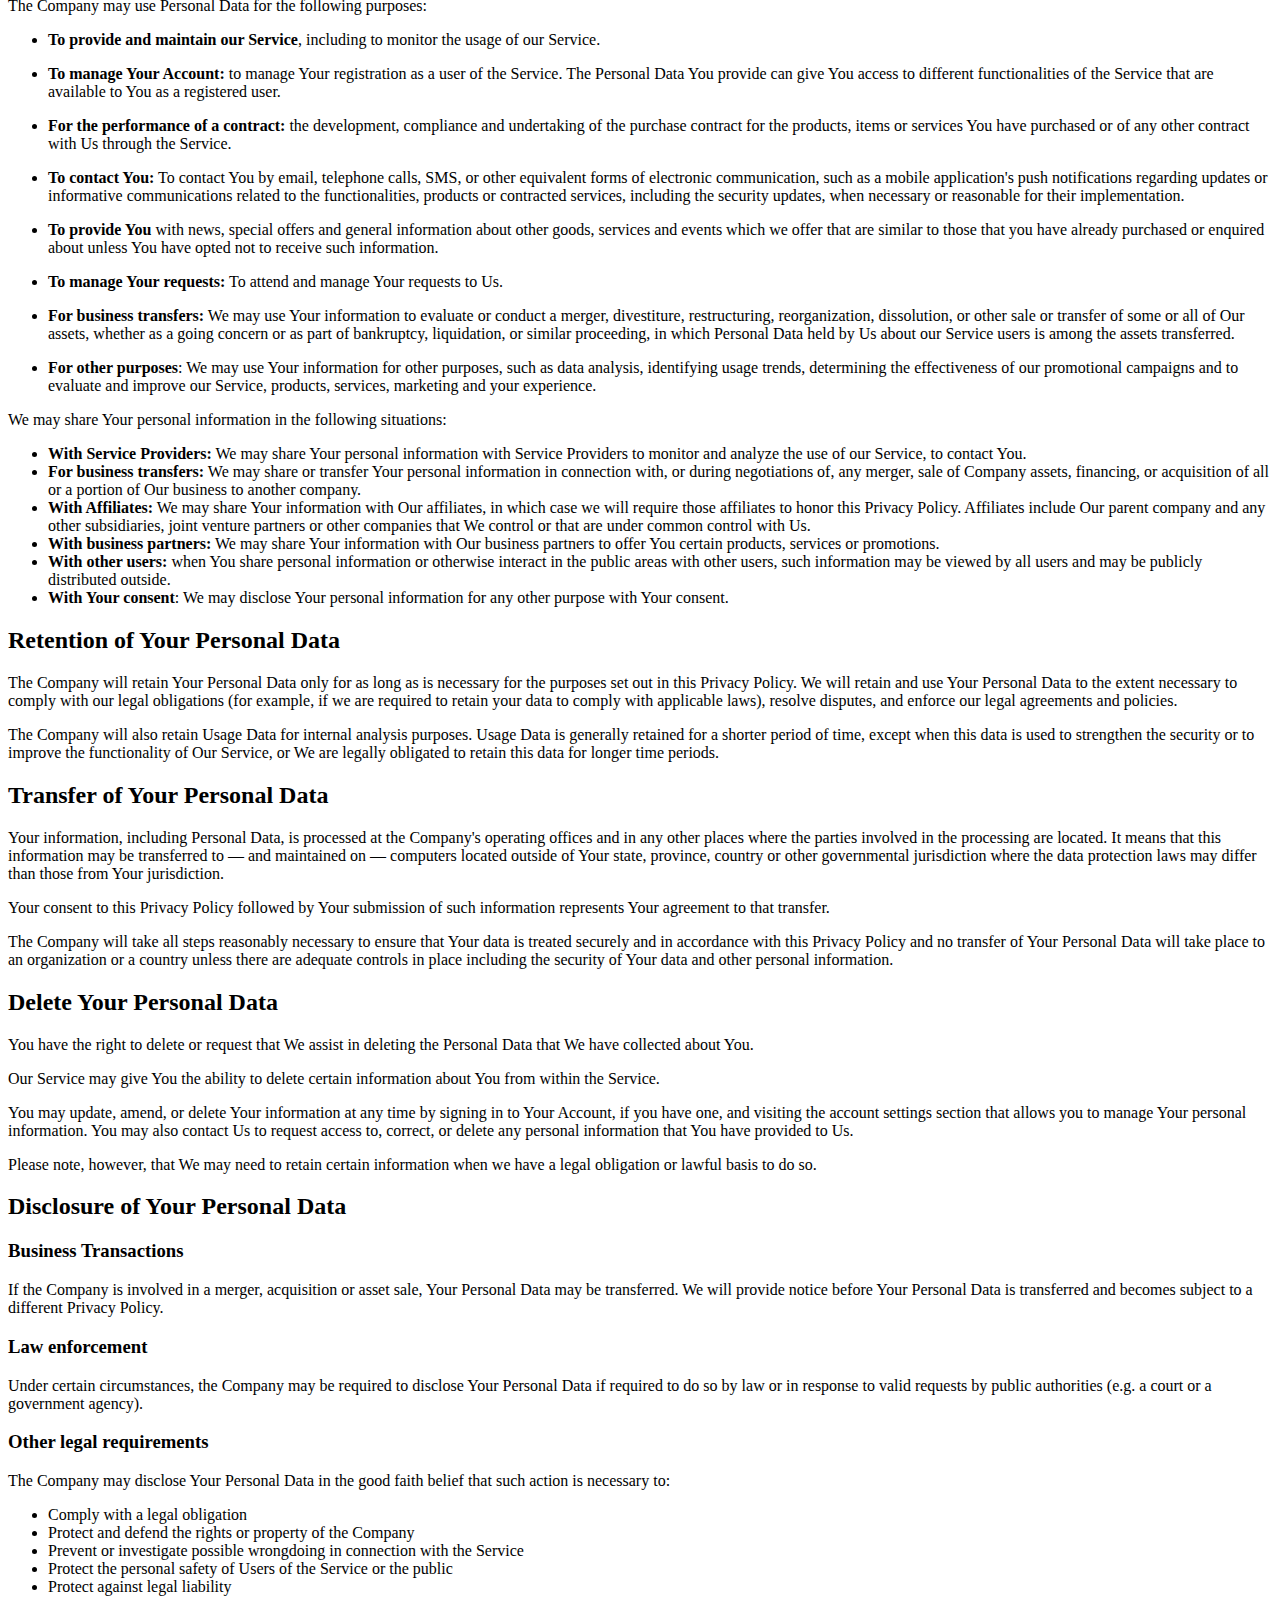
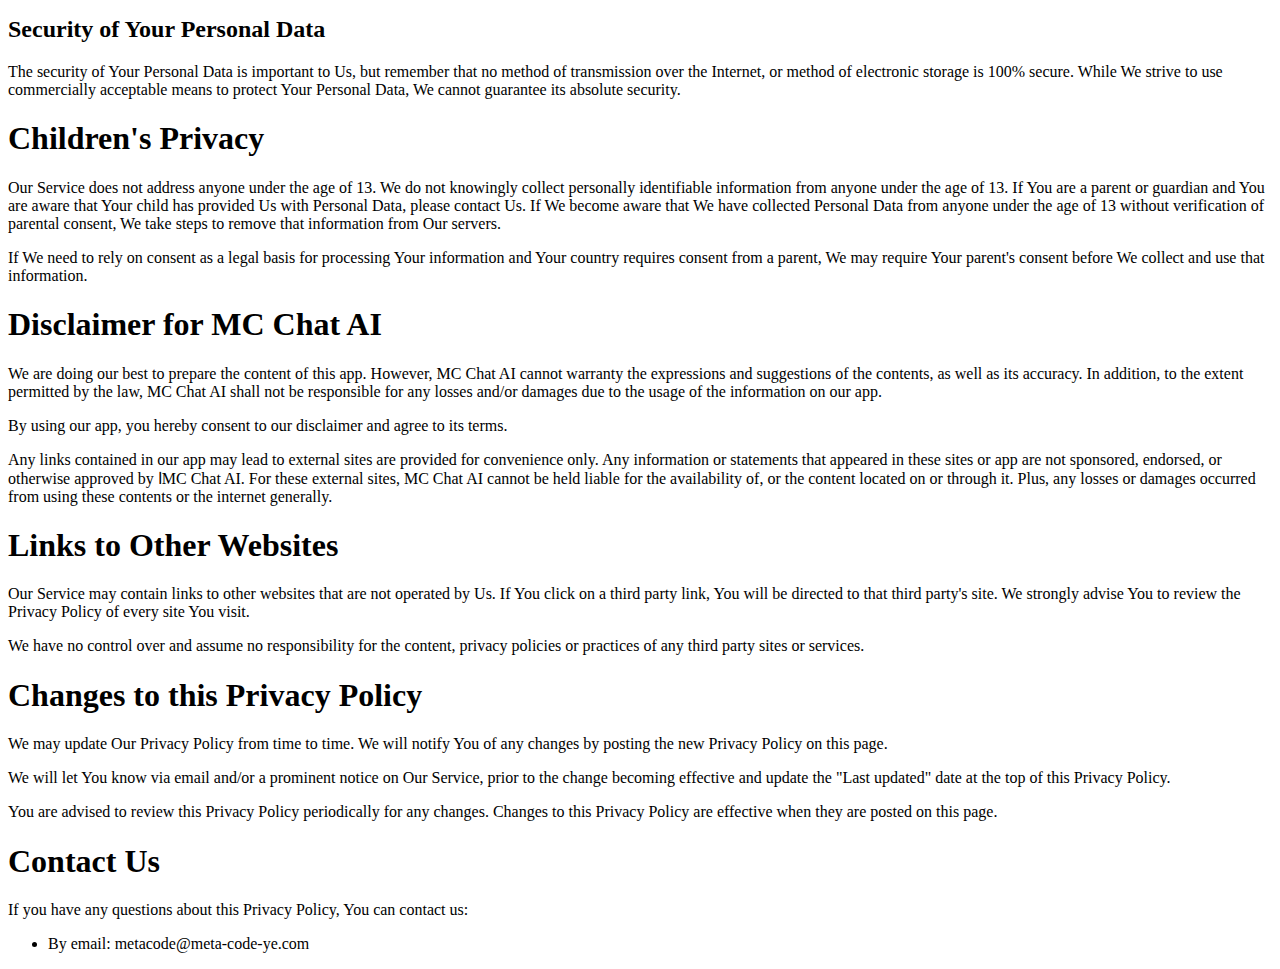
<file: website/Policymc.html>
<!DOCTYPE html>
<html>
<head>
	<meta charset="utf-8">
		<link rel="icon" type="image/png" href="/website/logo.png">
	<meta name="viewport" content="width=device-width, initial-scale=1">
	<title>Privacy Policy</title>
</head>
<body>
    <div style="padding: 100;">
<h1>Privacy Policy</h1>
<p>Last updated: February 06, 2023</p>
<p>This Privacy Policy describes Our policies and procedures on the collection, use and disclosure of Your information when You use the Service and tells You about Your privacy rights and how the law protects You.</p>
<p>We use Your Personal data to provide and improve the Service. By using the Service, You agree to the collection and use of information in accordance with this Privacy Policy.</p>
<h1>Interpretation and Definitions</h1>
<h2>Interpretation</h2>
<p>The words of which the initial letter is capitalized have meanings defined under the following conditions. The following definitions shall have the same meaning regardless of whether they appear in singular or in plural.</p>
<h2>Definitions</h2>
<p>For the purposes of this Privacy Policy:</p>
<ul>
<li>
<p><strong>Account</strong> means a unique account created for You to access our Service or parts of our Service.</p>
</li>
<li>
<p><strong>Affiliate</strong> means an entity that controls, is controlled by or is under common control with a party, where &quot;control&quot; means ownership of 50% or more of the shares, equity interest or other securities entitled to vote for election of directors or other managing authority.</p>
</li>
<li>
<p><strong>Application</strong> refers to  MC chat AI, the software program provided by the Company.</p>
</li>
<li>
<p><strong>Company</strong> (referred to as either &quot;the Company&quot;, &quot;We&quot;, &quot;Us&quot; or &quot;Our&quot; in this Agreement) refers to  MC Chat AI.</p>
</li>
<li>
<p><strong>Country</strong> refers to:  Yemen</p>
</li>
<li>
<p><strong>Device</strong> means any device that can access the Service such as a computer, a cellphone or a digital tablet.</p>
</li>
<li>
<p><strong>Personal Data</strong> is any information that relates to an identified or identifiable individual.</p>
</li>
<li>
<p><strong>Service</strong> refers to the Application.</p>
</li>
<li>
<p><strong>Service Provider</strong> means any natural or legal person who processes the data on behalf of the Company. It refers to third-party companies or individuals employed by the Company to facilitate the Service, to provide the Service on behalf of the Company, to perform services related to the Service or to assist the Company in analyzing how the Service is used.</p>
</li>
<li>
<p><strong>Usage Data</strong> refers to data collected automatically, either generated by the use of the Service or from the Service infrastructure itself (for example, the duration of a page visit).</p>
</li>
<li>
<p><strong>You</strong> means the individual accessing or using the Service, or the company, or other legal entity on behalf of which such individual is accessing or using the Service, as applicable.</p>
</li>
</ul>

 <h1>Advertisement and Other Third Parties</h1>
<p>
Advertising partners and other third parties may use cookies, scripts and/or web beacons to track [["visitors" or "user"]] activities on this [["We,Us"]] in order to display advertisements and other useful information. Such tracking is done directly by the third parties through their own servers and is subject to their own privacy policies. This [["website" or "app"]] has no access or control over these cookies, scripts and/or web beacons that may be used by third parties. Learn how to [opt out of Google’s cookie usage](http://www.google.com/privacy_ads.html).
<ul>
    <li>
      <p><strong> Banner and interstitials:</strong>
      My app integrates with an Ad SDK to show banners and/or interstitials. I use the ad formats to monetize and/or promote my own products or apps
        
  </p>
  </li>
  <li>
        <p><strong> Rewards Ads:</strong>
      My app integrates with an Ad SDK to show 
Rewards . I use 
the ad formats to monetize and/or 
promote my own products or apps
  </p>
  </li>
 
  </ul>
  
<h1>Collecting and Using Your Personal Data</h1>
<h2>Types of Data Collected</h2>
<h3>Personal Data</h3>
<p>While using Our Service, We may ask You to provide Us with certain personally identifiable information that can be used to contact or identify You. Personally identifiable information may include, but is not limited to:</p>
<ul>
<li>
<p>First name and last name</p>
</li>
<li>
<p>Usage Data</p>
</li>
</ul>
<h3>Usage Data</h3>
<p>Usage Data is collected automatically when using the Service.</p>
<p>Usage Data may include information such as Your Device's Internet Protocol address (e.g. IP address), browser type, browser version, the pages of our Service that You visit, the time and date of Your visit, the time spent on those pages, unique device identifiers and other diagnostic data.</p>
<p>When You access the Service by or through a mobile device, We may collect certain information automatically, including, but not limited to, the type of mobile device You use, Your mobile device unique ID, the IP address of Your mobile device, Your mobile operating system, the type of mobile Internet browser You use, unique device identifiers and other diagnostic data.</p>
<p>We may also collect information that Your browser sends whenever You visit our Service or when You access the Service by or through a mobile device.</p>
<h2>Use of Your Personal Data</h2>
<p>The Company may use Personal Data for the following purposes:</p>
<ul>
<li>
<p><strong>To provide and maintain our Service</strong>, including to monitor the usage of our Service.</p>
</li>
<li>
<p><strong>To manage Your Account:</strong> to manage Your registration as a user of the Service. The Personal Data You provide can give You access to different functionalities of the Service that are available to You as a registered user.</p>
</li>
<li>
<p><strong>For the performance of a contract:</strong> the development, compliance and undertaking of the purchase contract for the products, items or services You have purchased or of any other contract with Us through the Service.</p>
</li>
<li>
<p><strong>To contact You:</strong> To contact You by email, telephone calls, SMS, or other equivalent forms of electronic communication, such as a mobile application's push notifications regarding updates or informative communications related to the functionalities, products or contracted services, including the security updates, when necessary or reasonable for their implementation.</p>
</li>
<li>
<p><strong>To provide You</strong> with news, special offers and general information about other goods, services and events which we offer that are similar to those that you have already purchased or enquired about unless You have opted not to receive such information.</p>
</li>
<li>
<p><strong>To manage Your requests:</strong> To attend and manage Your requests to Us.</p>
</li>
<li>
<p><strong>For business transfers:</strong> We may use Your information to evaluate or conduct a merger, divestiture, restructuring, reorganization, dissolution, or other sale or transfer of some or all of Our assets, whether as a going concern or as part of bankruptcy, liquidation, or similar proceeding, in which Personal Data held by Us about our Service users is among the assets transferred.</p>
</li>
<li>
<p><strong>For other purposes</strong>: We may use Your information for other purposes, such as data analysis, identifying usage trends, determining the effectiveness of our promotional campaigns and to evaluate and improve our Service, products, services, marketing and your experience.</p>
</li>
</ul>
<p>We may share Your personal information in the following situations:</p>
<ul>
<li><strong>With Service Providers:</strong> We may share Your personal information with Service Providers to monitor and analyze the use of our Service,  to contact You.</li>
<li><strong>For business transfers:</strong> We may share or transfer Your personal information in connection with, or during negotiations of, any merger, sale of Company assets, financing, or acquisition of all or a portion of Our business to another company.</li>
<li><strong>With Affiliates:</strong> We may share Your information with Our affiliates, in which case we will require those affiliates to honor this Privacy Policy. Affiliates include Our parent company and any other subsidiaries, joint venture partners or other companies that We control or that are under common control with Us.</li>
<li><strong>With business partners:</strong> We may share Your information with Our business partners to offer You certain products, services or promotions.</li>
<li><strong>With other users:</strong> when You share personal information or otherwise interact in the public areas with other users, such information may be viewed by all users and may be publicly distributed outside.</li>
<li><strong>With Your consent</strong>: We may disclose Your personal information for any other purpose with Your consent.</li>
</ul>
<h2>Retention of Your Personal Data</h2>
<p>The Company will retain Your Personal Data only for as long as is necessary for the purposes set out in this Privacy Policy. We will retain and use Your Personal Data to the extent necessary to comply with our legal obligations (for example, if we are required to retain your data to comply with applicable laws), resolve disputes, and enforce our legal agreements and policies.</p>
<p>The Company will also retain Usage Data for internal analysis purposes. Usage Data is generally retained for a shorter period of time, except when this data is used to strengthen the security or to improve the functionality of Our Service, or We are legally obligated to retain this data for longer time periods.</p>
<h2>Transfer of Your Personal Data</h2>
<p>Your information, including Personal Data, is processed at the Company's operating offices and in any other places where the parties involved in the processing are located. It means that this information may be transferred to — and maintained on — computers located outside of Your state, province, country or other governmental jurisdiction where the data protection laws may differ than those from Your jurisdiction.</p>
<p>Your consent to this Privacy Policy followed by Your submission of such information represents Your agreement to that transfer.</p>
<p>The Company will take all steps reasonably necessary to ensure that Your data is treated securely and in accordance with this Privacy Policy and no transfer of Your Personal Data will take place to an organization or a country unless there are adequate controls in place including the security of Your data and other personal information.</p>
<h2>Delete Your Personal Data</h2>
<p>You have the right to delete or request that We assist in deleting the Personal Data that We have collected about You.</p>
<p>Our Service may give You the ability to delete certain information about You from within the Service.</p>
<p>You may update, amend, or delete Your information at any time by signing in to Your Account, if you have one, and visiting the account settings section that allows you to manage Your personal information. You may also contact Us to request access to, correct, or delete any personal information that You have provided to Us.</p>
<p>Please note, however, that We may need to retain certain information when we have a legal obligation or lawful basis to do so.</p>
<h2>Disclosure of Your Personal Data</h2>
<h3>Business Transactions</h3>
<p>If the Company is involved in a merger, acquisition or asset sale, Your Personal Data may be transferred. We will provide notice before Your Personal Data is transferred and becomes subject to a different Privacy Policy.</p>
<h3>Law enforcement</h3>
<p>Under certain circumstances, the Company may be required to disclose Your Personal Data if required to do so by law or in response to valid requests by public authorities (e.g. a court or a government agency).</p>
<h3>Other legal requirements</h3>
<p>The Company may disclose Your Personal Data in the good faith belief that such action is necessary to:</p>
<ul>
<li>Comply with a legal obligation</li>
<li>Protect and defend the rights or property of the Company</li>
<li>Prevent or investigate possible wrongdoing in connection with the Service</li>
<li>Protect the personal safety of Users of the Service or the public</li>
<li>Protect against legal liability</li>
</ul>
<h2>Security of Your Personal Data</h2>
<p>The security of Your Personal Data is important to Us, but remember that no method of transmission over the Internet, or method of electronic storage is 100% secure. While We strive to use commercially acceptable means to protect Your Personal Data, We cannot guarantee its absolute security.</p>
<h1>Children's Privacy</h1>
<p>Our Service does not address anyone under the age of 13. We do not knowingly collect personally identifiable information from anyone under the age of 13. If You are a parent or guardian and You are aware that Your child has provided Us with Personal Data, please contact Us. If We become aware that We have collected Personal Data from anyone under the age of 13 without verification of parental consent, We take steps to remove that information from Our servers.</p>
<p>If We need to rely on consent as a legal basis for processing Your information and Your country requires consent from a parent, We may require Your parent's consent before We collect and use that information.</p>
<h1>Disclaimer for MC Chat AI </h1>

<p>We are doing our best to prepare the content of this app. However,  MC Chat AI cannot warranty the expressions and suggestions of the contents, as well as its accuracy. In addition, to the extent permitted by the law,  MC Chat AI shall not be responsible for any losses and/or damages due to the usage of the information on our app. </p>

<p>By using our app, you hereby consent to our disclaimer and agree to its terms.</p>

<p>Any links contained in our app may lead to external sites are provided for convenience only. Any information or statements that appeared in these sites or app are not sponsored, endorsed, or otherwise approved by  اMC Chat AI. For these external sites,  MC Chat AI cannot be held liable for the availability of, or the content located on or through it. Plus, any losses or damages occurred from using these contents or the internet generally.</p>
<h1>Links to Other Websites</h1>
<p>Our Service may contain links to other websites that are not operated by Us. If You click on a third party link, You will be directed to that third party's site. We strongly advise You to review the Privacy Policy of every site You visit.</p>
<p>We have no control over and assume no responsibility for the content, privacy policies or practices of any third party sites or services.</p>
<h1>Changes to this Privacy Policy</h1>
<p>We may update Our Privacy Policy from time to time. We will notify You of any changes by posting the new Privacy Policy on this page.</p>
<p>We will let You know via email and/or a prominent notice on Our Service, prior to the change becoming effective and update the &quot;Last updated&quot; date at the top of this Privacy Policy.</p>
<p>You are advised to review this Privacy Policy periodically for any changes. Changes to this Privacy Policy are effective when they are posted on this page.</p>
<h1>Contact Us</h1>
<p>If you have any questions about this Privacy Policy, You can contact us:</p>
<ul>
<li>By email: metacode@meta-code-ye.com</li>
</ul>
</div>
</body>
</html>
</file>
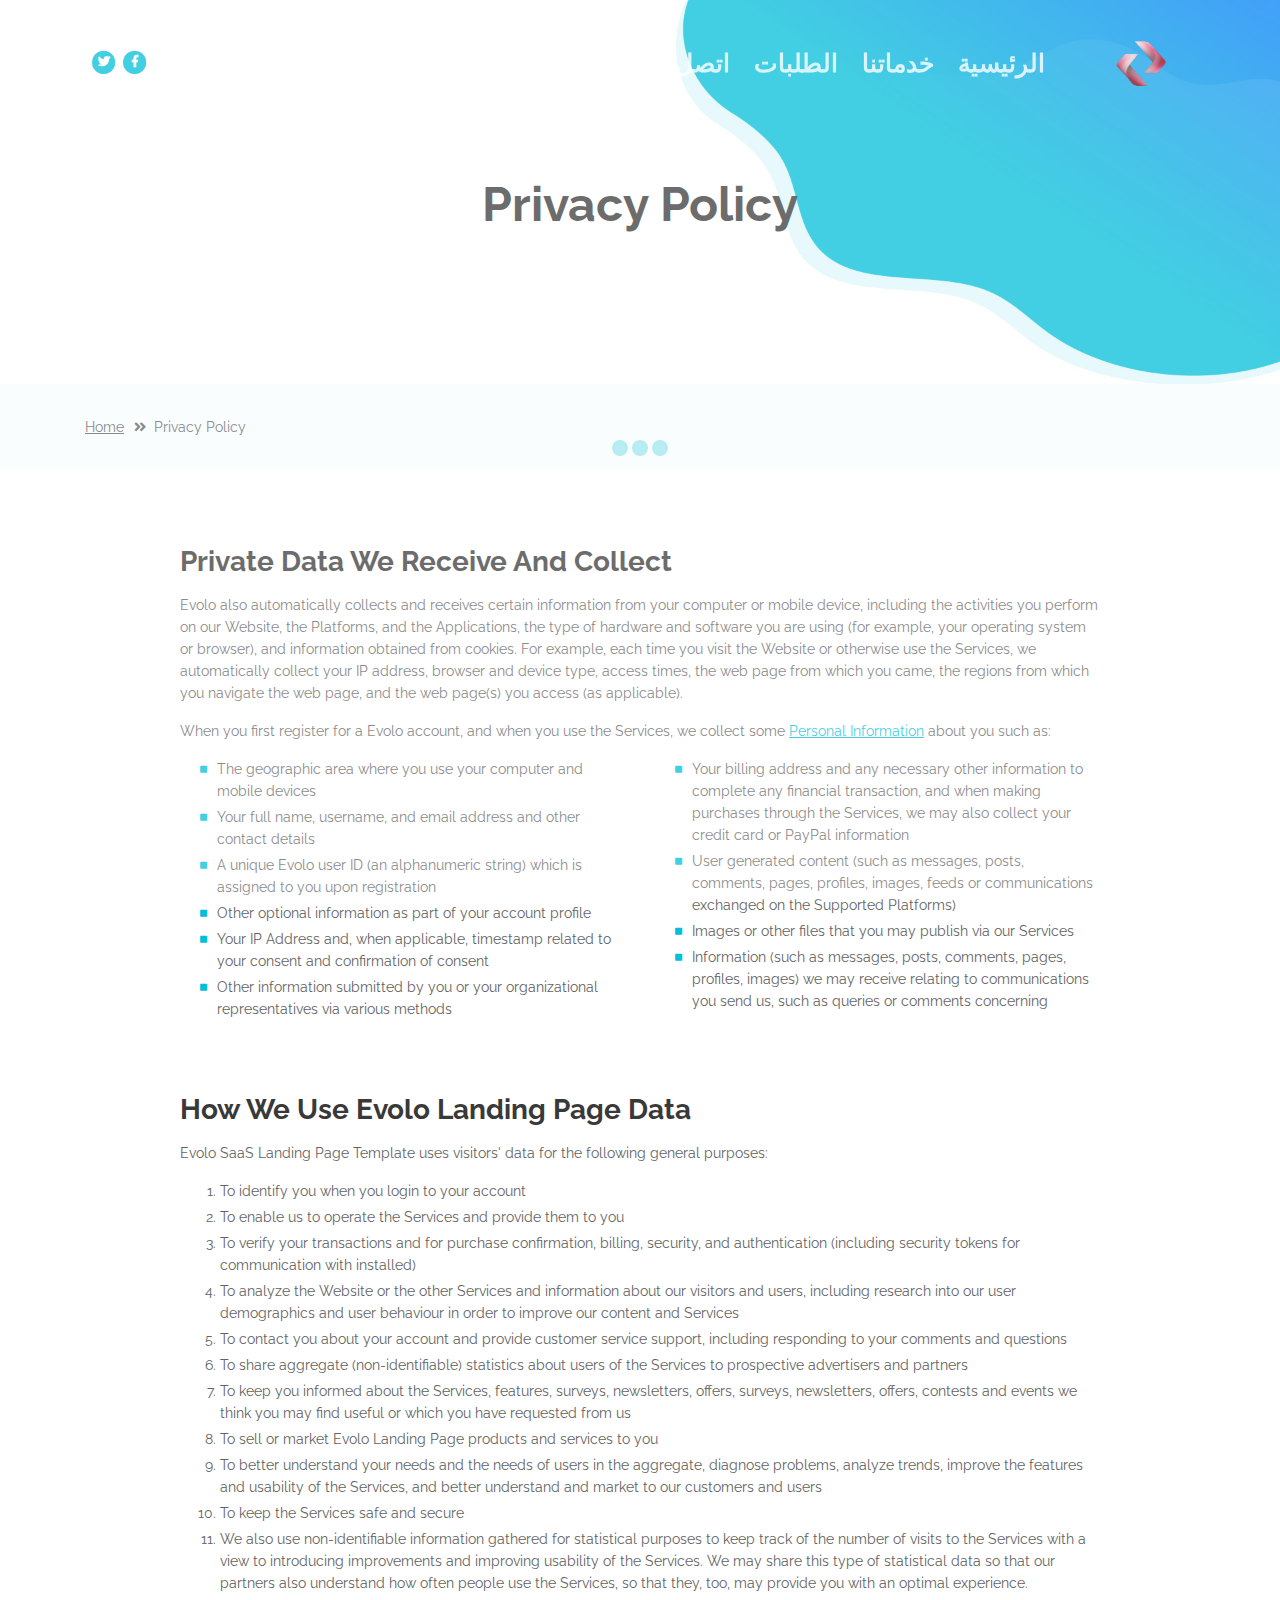
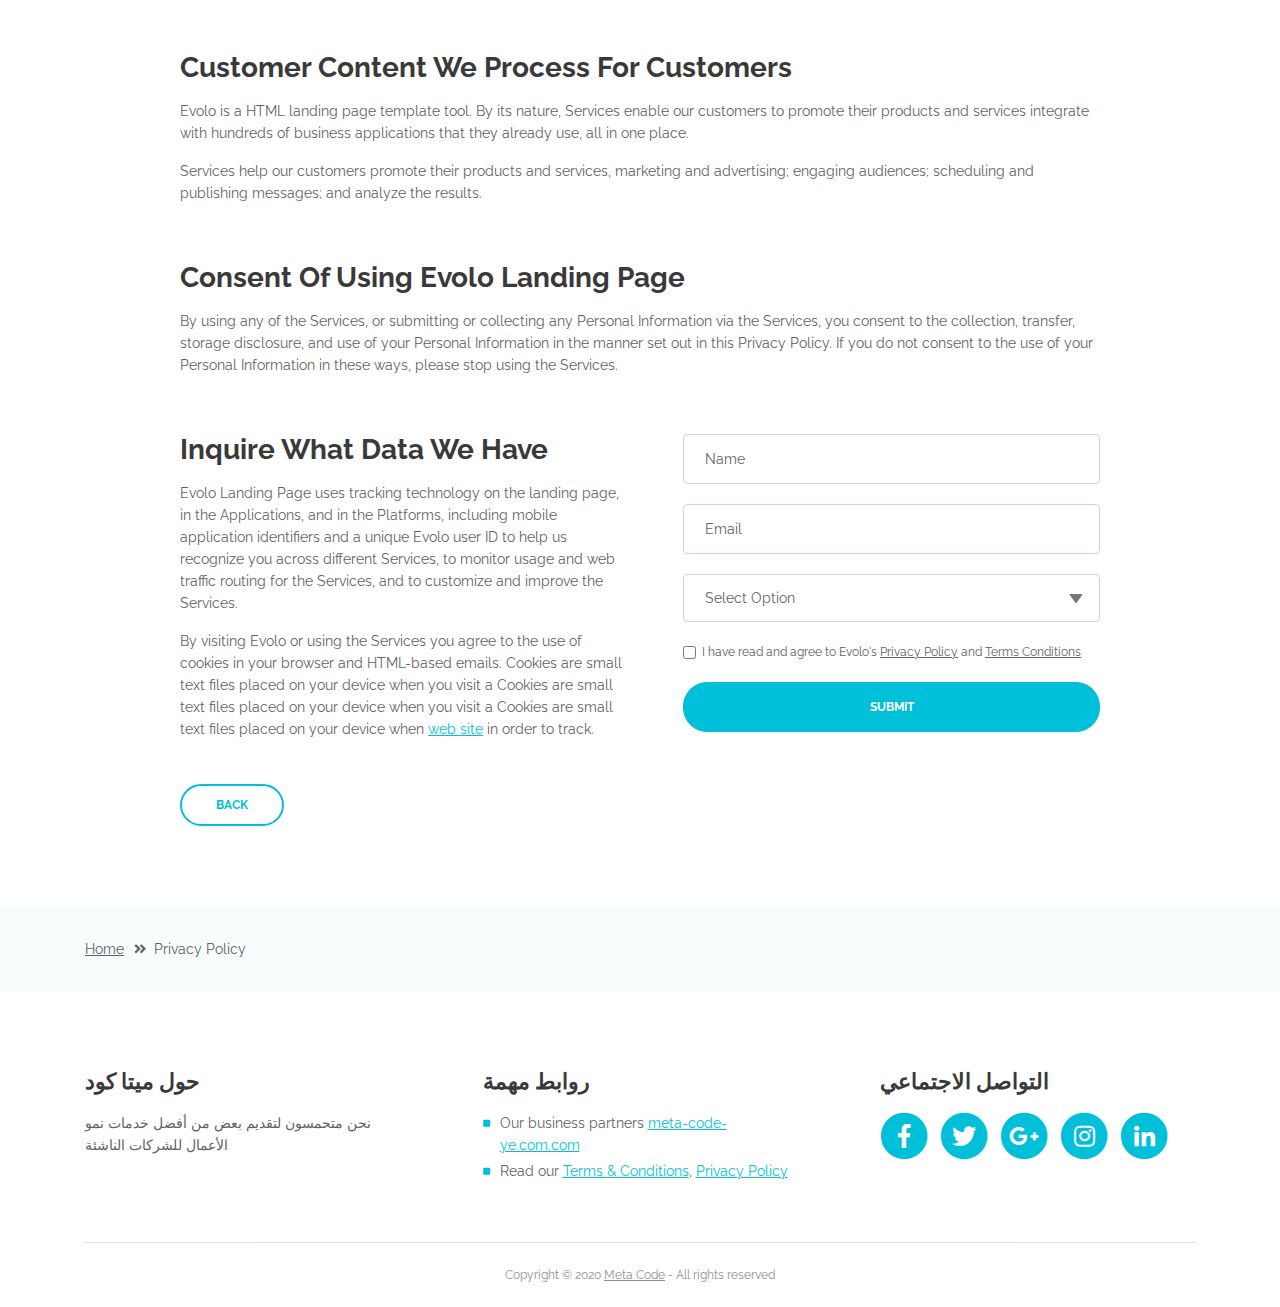
<file: mcwebsit/web/privacy-policy.html>
<!DOCTYPE html>
<html lang="en">
<head>
    <meta charset="utf-8">
    <meta name="viewport" content="width=device-width, initial-scale=1, shrink-to-fit=no">
    
    <!-- SEO Meta Tags -->
    <meta name="description" content="Create a stylish landing page for your business startup and get leads for the offered services with this HTML landing page template.">
    <meta name="author" content="Inovatik">

    <!-- OG Meta Tags to improve the way the post looks when you share the page on LinkedIn, Facebook, Google+ -->
	<meta property="og:site_name" content="" /> <!-- website name -->
	<meta property="og:site" content="" /> <!-- website link -->
	<meta property="og:title" content=""/> <!-- title shown in the actual shared post -->
	<meta property="og:description" content="" /> <!-- description shown in the actual shared post -->
	<meta property="og:image" content="" /> <!-- image link, make sure it's jpg -->
	<meta property="og:url" content="" /> <!-- where do you want your post to link to -->
	<meta property="og:type" content="article" />

    <!-- Website Title -->
    <title>Privacy Policy - Meta Code</title>
    
    <!-- Styles -->
    <link href="https://fonts.googleapis.com/css?family=Raleway:400,400i,600,700,700i&amp;subset=latin-ext" rel="stylesheet">
    <link href="css/bootstrap.css" rel="stylesheet">
    <link href="css/fontawesome-all.css" rel="stylesheet">
    <link href="css/swiper.css" rel="stylesheet">
	<link href="css/magnific-popup.css" rel="stylesheet">
    <link href="css/styles.css" rel="stylesheet">
	
	<!-- Favicon  -->
    <link rel="icon" href="images/favicon.png">
</head>
<body data-spy="scroll" data-target=".fixed-top">
    
    <!-- Preloader -->
	<div class="spinner-wrapper">
        <div class="spinner">
            <div class="bounce1"></div>
            <div class="bounce2"></div>
            <div class="bounce3"></div>
        </div>
    </div>
    <!-- end of preloader -->
   
   <!-- Navigation -->
    <nav class="navbar navbar-expand-lg navbar-dark navbar-custom fixed-top">
        <!-- Text Logo - Use this if you don't have a graphic logo -->
        <!-- <a class="navbar-brand logo-text page-scroll" href="index.html">Evolo</a> -->

        <!-- Image Logo -->
       <!--  <a class="navbar-brand logo-image" href="mcwebsit/web/index.html"><img class="imglogo"
                src="mcwebsit/web/images/logo.png" alt="alternative"></a> -->

        <!-- Mobile Menu Toggle Button -->
        <button class="navbar-toggler" type="button" data-toggle="collapse" data-target="#navbarsExampleDefault"
            aria-controls="navbarsExampleDefault" aria-expanded="false" aria-label="Toggle navigation">
            <span class="navbar-toggler-awesome fas fa-bars"></span>
            <span class="navbar-toggler-awesome fas fa-times"></span>
        </button>
        <!-- end of mobile menu toggle button -->

        <div class="collapse navbar-collapse" id="navbarsExampleDefault" dir="rtl">
            <ul class="navbar-nav ml-auto">
                <li class="nav-item">
                    <a class="nav-link page-scroll" href="https://meta-code-ye.com/#header">الرئيسية <span class="sr-only">(current)</span></a>
                </li>
                <li class="nav-item">
                    <a class="nav-link page-scroll" href="https://meta-code-ye.com/#services">خدماتنا</a>
                </li>
                <!-- <li class="nav-item">
                    <a class="nav-link page-scroll" href="#pricing">الاسعار</a>
                </li> -->
                <li class="nav-item">
                    <a class="nav-link page-scroll" href="https://meta-code-ye.com/#request">الطلبات</a>
                </li>

                <!-- Dropdown Menu -->
                <!-- <li class="nav-item dropdown">
                    <a class="nav-link dropdown-toggle page-scroll" href="#about" id="navbarDropdown" role="button"
                        aria-haspopup="true" aria-expanded="false">حولنا</a>
                    <div class="dropdown-menu" aria-labelledby="navbarDropdown">
                        <a class="dropdown-item" href="terms-conditions.html"><span class="item-text">الشروط
                                والاحكام</span></a>
                        <div class="dropdown-items-divide-hr"></div>
                        <a class="dropdown-item" href="privacy-policy.html"><span class="item-text">سياسة
                                الخصوصية</span></a>
                    </div>
                </li> -->
                <!-- end of dropdown menu -->

                <li class="nav-item">
                    <a class="nav-link page-scroll" href="https://meta-code-ye.com/#contact">اتصل بنا</a>
                </li>
            </ul>
            <span class="nav-item social-icons">
                <span class="fa-stack">
                    <a href="#your-link">
                        <i class="fas fa-circle fa-stack-2x facebook"></i>
                        <i class="fab fa-facebook-f fa-stack-1x"></i>
                    </a>
                </span>
                <span class="fa-stack">
                    <a href="#your-link">
                        <i class="fas fa-circle fa-stack-2x twitter"></i>
                        <i class="fab fa-twitter fa-stack-1x"></i>
                    </a>
                </span>
            </span>
        </div>
           <a class="navbar-brand logo-image" href="https://meta-code-ye.com/"><img class="imglogo"
                src="images/logo.png" alt="alternative"></a>

    </nav> <!-- end of navbar -->
    <!-- end of navigation -->


    <!-- Header -->
    <header id="header" class="ex-header">
        <div class="container">
            <div class="row">
                <div class="col-md-12">
                    <h1>Privacy Policy</h1>
                </div> <!-- end of col -->
            </div> <!-- end of row -->
        </div> <!-- end of container -->
    </header> <!-- end of ex-header -->
    <!-- end of header -->


    <!-- Breadcrumbs -->
    <div class="ex-basic-1">
        <div class="container">
            <div class="row">
                <div class="col-lg-12">
                    <div class="breadcrumbs">
                        <a href="https://meta-code-ye.com/">Home</a><i class="fa fa-angle-double-right"></i><span>Privacy Policy</span>
                    </div> <!-- end of breadcrumbs -->
                </div> <!-- end of col -->
            </div> <!-- end of row -->
        </div> <!-- end of container -->
    </div> <!-- end of ex-basic-1 -->
    <!-- end of breadcrumbs -->


    <!-- Privacy Content -->
    <div class="ex-basic-2">
        <div class="container">
            <div class="row">
                <div class="col-lg-10 offset-lg-1">
                    <div class="text-container">
                        <h3>Private Data We Receive And Collect</h3>
                        <p>Evolo also automatically collects and receives certain information from your computer or mobile device, including the activities you perform on our Website, the Platforms, and the Applications, the type of hardware and software you are using (for example, your operating system or browser), and information obtained from cookies. For example, each time you visit the Website or otherwise use the Services, we automatically collect your IP address, browser and device type, access times, the web page from which you came, the regions from which you navigate the web page, and the web page(s) you access (as applicable).</p>
                        <p>When you first register for a Evolo account, and when you use the Services, we collect some <a class="turquoise" href="#your-link">Personal Information</a> about you such as:</p>
                        <div class="row">
                            <div class="col-md-6">
                                <ul class="list-unstyled li-space-lg indent">
                                    <li class="media">
                                        <i class="fas fa-square"></i>
                                        <div class="media-body">The geographic area where you use your computer and mobile devices</div>
                                    </li>
                                    <li class="media">
                                        <i class="fas fa-square"></i>
                                        <div class="media-body">Your full name, username, and email address and other contact details</div>
                                    </li>
                                    <li class="media">
                                        <i class="fas fa-square"></i>
                                        <div class="media-body">A unique Evolo user ID (an alphanumeric string) which is assigned to you upon registration</div>
                                    </li>
                                    <li class="media">
                                        <i class="fas fa-square"></i>
                                        <div class="media-body">Other optional information as part of your account profile</div>
                                    </li>
                                    <li class="media">
                                        <i class="fas fa-square"></i>
                                        <div class="media-body">Your IP Address and, when applicable, timestamp related to your consent and confirmation of consent</div>
                                    </li>
                                    <li class="media">
                                        <i class="fas fa-square"></i>
                                        <div class="media-body">Other information submitted by you or your organizational representatives via various methods</div>
                                    </li>
                                </ul>
                            </div> <!-- end of col -->

                            <div class="col-md-6">
                                <ul class="list-unstyled li-space-lg indent">
                                    <li class="media">
                                        <i class="fas fa-square"></i>
                                        <div class="media-body">Your billing address and any necessary other information to complete any financial transaction, and when making purchases through the Services, we may also collect your credit card or PayPal information</div>
                                    </li>
                                    <li class="media">
                                        <i class="fas fa-square"></i>
                                        <div class="media-body">User generated content (such as messages, posts, comments, pages, profiles, images, feeds or communications exchanged on the Supported Platforms)</div>
                                    </li>
                                    <li class="media">
                                        <i class="fas fa-square"></i>
                                        <div class="media-body">Images or other files that you may publish via our Services</div>
                                    </li>
                                    <li class="media">
                                        <i class="fas fa-square"></i>
                                        <div class="media-body">Information (such as messages, posts, comments, pages, profiles, images) we may receive relating to communications you send us, such as queries or comments concerning</div>
                                    </li>
                                </ul>
                            </div> <!-- end of col -->
                        </div> <!-- end of row -->
                    </div> <!-- end of text-container-->
                    
                    <div class="text-container">
                        <h3>How We Use Evolo Landing Page Data</h3>
                        <p>Evolo SaaS Landing Page Template uses visitors' data for the following general purposes:</p>
                        <ol class="li-space-lg">
                            <li>To identify you when you login to your account</li>
                            <li>To enable us to operate the Services and provide them to you</li>
                            <li>To verify your transactions and for purchase confirmation, billing, security, and authentication (including security tokens for communication with installed)</li>
                            <li>To analyze the Website or the other Services and information about our visitors and users, including research into our user demographics and user behaviour in order to improve our content and Services</li>
                            <li>To contact you about your account and provide customer service support, including responding to your comments and questions</li>
                            <li>To share aggregate (non-identifiable) statistics about users of the Services to prospective advertisers and partners</li>
                            <li>To keep you informed about the Services, features, surveys, newsletters, offers, surveys, newsletters, offers, contests and events we think you may find useful or which you have requested from us</li>
                            <li>To sell or market Evolo Landing Page products and services to you</li>
                            <li>To better understand your needs and the needs of users in the aggregate, diagnose problems, analyze trends, improve the features and usability of the Services, and better understand and market to our customers and users</li>
                            <li>To keep the Services safe and secure</li>
                            <li>We also use non-identifiable information gathered for statistical purposes to keep track of the number of visits to the Services with a view to introducing improvements and improving usability of the Services. We may share this type of statistical data so that our partners also understand how often people use the Services, so that they, too, may provide you with an optimal experience.</li>
                        </ol>
                    </div> <!-- end of text-container -->

                    <div class="text-container">
                        <h3>Customer Content We Process For Customers</h3>
                        <p>Evolo is a HTML landing page template tool. By its nature, Services enable our customers to promote their products and services integrate with hundreds of business applications that they already use, all in one place.</p>
                        <p>Services help our customers promote their products and services, marketing and advertising; engaging audiences; scheduling and publishing messages; and analyze the results.</p>
                    </div> <!-- end of text container -->

                    <div class="text-container">
                        <h3>Consent Of Using Evolo Landing Page</h3>
					    <p class="mb-5">By using any of the Services, or submitting or collecting any Personal Information via the Services, you consent to the collection, transfer, storage disclosure, and use of your Personal Information in the manner set out in this Privacy Policy. If you do not consent to the use of your Personal Information in these ways, please stop using the Services.</p>
                    </div> <!-- end of text-container -->
                                       
                    <div class="row">
                        <div class="col-md-6">
                            <div class="text-container last">
                                <h3>Inquire What Data We Have</h3>
                                <p>Evolo Landing Page uses tracking technology on the landing page, in the Applications, and in the Platforms, including mobile application identifiers and a unique Evolo user ID to help us recognize you across different Services, to monitor usage and web traffic routing for the Services, and to customize and improve the Services.</p>
                                <p> By visiting Evolo or using the Services you agree to the use of cookies in your browser and HTML-based emails. Cookies are small text files placed on your device when you visit a Cookies are small text files placed on your device when you visit a Cookies are small text files placed on your device when <a class="turquoise" href="#your-link">web site</a> in order to track.</p>
                            </div> <!-- end of text container -->
                        </div> <!-- end of col-->
                        <div class="col-md-6">

                            <!-- Privacy Form -->
                            <div class="form-container">
                                <form id="privacyForm" data-toggle="validator" data-focus="false">
                                    <div class="form-group">
                                        <input type="text" class="form-control-input" id="pname" required>
                                        <label class="label-control" for="pname">Name</label>
                                        <div class="help-block with-errors"></div>
                                    </div>
                                    <div class="form-group">
                                        <input type="email" class="form-control-input" id="pemail" required>
                                        <label class="label-control" for="pemail">Email</label>
                                        <div class="help-block with-errors"></div>
                                    </div>
                                    <div class="form-group">
                                        <select class="form-control-select" id="pselect" required>
                                            <option class="select-option" value="" disabled selected>Select Option</option>
                                            <option class="select-option" value="Delete data">Delete my data</option>
                                            <option class="select-option" value="Show me data">Show me my data</option>
                                        </select>
                                        <div class="help-block with-errors"></div>
                                    </div>
                                    <div class="form-group checkbox">
                                        <input type="checkbox" id="pterms" value="Agreed-to-Terms" required>I have read and agree to Evolo's <a href="privacy-policy.html">Privacy Policy</a> and <a href="terms-conditions.html">Terms Conditions</a>
                                        <div class="help-block with-errors"></div>
                                    </div>
                                    <div class="form-group">
                                        <button type="submit" class="form-control-submit-button">SUBMIT</button>
                                    </div>
                                    <div class="form-message">
                                        <div id="pmsgSubmit" class="h3 text-center hidden"></div>
                                    </div>
                                </form>
                            </div> <!-- end of form container -->
                            <!-- end of privacy form -->

                        </div> <!-- end of col--> 
                    </div> <!-- end of row -->
                    <a class="btn-outline-reg back" href="https://meta-code-ye.com/">BACK</a>
                </div> <!-- end of col-->
            </div> <!-- end of row -->
        </div> <!-- end of container -->
    </div> <!-- end of ex-basic-2 -->
    <!-- end of privacy content -->


    <!-- Breadcrumbs -->
    <div class="ex-basic-1">
        <div class="container">
            <div class="row">
                <div class="col-lg-12">
                    <div class="breadcrumbs">
                        <a href="https://meta-code-ye.com">Home</a><i class="fa fa-angle-double-right"></i><span>Privacy Policy</span>
                    </div> <!-- end of breadcrumbs -->
                </div> <!-- end of col -->
            </div> <!-- end of row -->
        </div> <!-- end of container -->
    </div> <!-- end of ex-basic-1 -->
    <!-- end of breadcrumbs -->

    

    <!-- Footer -->
    <div class="footer">
        <div class="container">
            <div class="row">
                <div class="col-md-4">
                    <div class="footer-col">
                        <h4>حول ميتا كود</h4>
                        <p>نحن متحمسون لتقديم بعض من أفضل خدمات نمو الأعمال للشركات الناشئة</p>
                    </div>
                </div> <!-- end of col -->
                <div class="col-md-4">
                    <div class="footer-col middle">
                        <h4>روابط مهمة</h4>
                        <ul class="list-unstyled li-space-lg">
                            <li class="media">
                                <i class="fas fa-square"></i>
                                <div class="media-body">Our business partners <a class="turquoise"
                                        href="#">meta-code-ye.com.com</a></div>
                            </li>
                            <li class="media">
                                <i class="fas fa-square"></i>
                                <div class="media-body">Read our <a class="turquoise"
                                        href="https://meta-code-ye.com/mcwebsit/web/terms-conditions.html">Terms
                                        & Conditions</a>, <a class="turquoise"
                                        href="https://meta-code-ye.com/mcwebsit/web/privacy-policy.html">Privacy
                                        Policy</a></div>
                            </li>
                        </ul>
                    </div>
                </div> <!-- end of col -->
                <div class="col-md-4">
                    <div class="footer-col last">
                        <h4>التواصل الاجتماعي</h4>
                        <span class="fa-stack">
                            <a href="#your-link">
                                <i class="fas fa-circle fa-stack-2x"></i>
                                <i class="fab fa-facebook-f fa-stack-1x"></i>
                            </a>
                        </span>
                        <span class="fa-stack">
                            <a href="#your-link">
                                <i class="fas fa-circle fa-stack-2x"></i>
                                <i class="fab fa-twitter fa-stack-1x"></i>
                            </a>
                        </span>
                        <span class="fa-stack">
                            <a href="#your-link">
                                <i class="fas fa-circle fa-stack-2x"></i>
                                <i class="fab fa-google-plus-g fa-stack-1x"></i>
                            </a>
                        </span>
                        <span class="fa-stack">
                            <a href="#your-link">
                                <i class="fas fa-circle fa-stack-2x"></i>
                                <i class="fab fa-instagram fa-stack-1x"></i>
                            </a>
                        </span>
                        <span class="fa-stack">
                            <a href="#your-link">
                                <i class="fas fa-circle fa-stack-2x"></i>
                                <i class="fab fa-linkedin-in fa-stack-1x"></i>
                            </a>
                        </span>
                    </div>
                </div> <!-- end of col -->
            </div> <!-- end of row -->
        </div> <!-- end of container -->
    </div> <!-- end of footer -->
    <!-- end of footer -->


    <!-- Copyright -->
    <div class="copyright">
        <div class="container">
            <div class="row">
                <div class="col-lg-12">
                    <p class="p-small">Copyright © 2020 <a href="https://meta-code-ye.com">Meta Code</a> - All rights
                        reserved</p>
                </div> <!-- end of col -->
            </div> <!-- enf of row -->
        </div> <!-- end of container -->
    </div> <!-- end of copyright -->
    <!-- end of copyright -->
	
    <!-- Scripts -->
    <script src="js/jquery.min.js"></script> <!-- jQuery for Bootstrap's JavaScript plugins -->
    <script src="js/popper.min.js"></script> <!-- Popper tooltip library for Bootstrap -->
    <script src="js/bootstrap.min.js"></script> <!-- Bootstrap framework -->
    <script src="js/jquery.easing.min.js"></script> <!-- jQuery Easing for smooth scrolling between anchors -->
    <script src="js/swiper.min.js"></script> <!-- Swiper for image and text sliders -->
    <script src="js/jquery.magnific-popup.js"></script> <!-- Magnific Popup for lightboxes -->
    <script src="js/validator.min.js"></script> <!-- Validator.js - Bootstrap plugin that validates forms -->
    <script src="js/scripts.js"></script> <!-- Custom scripts -->
    
</body>
</html>
</file>
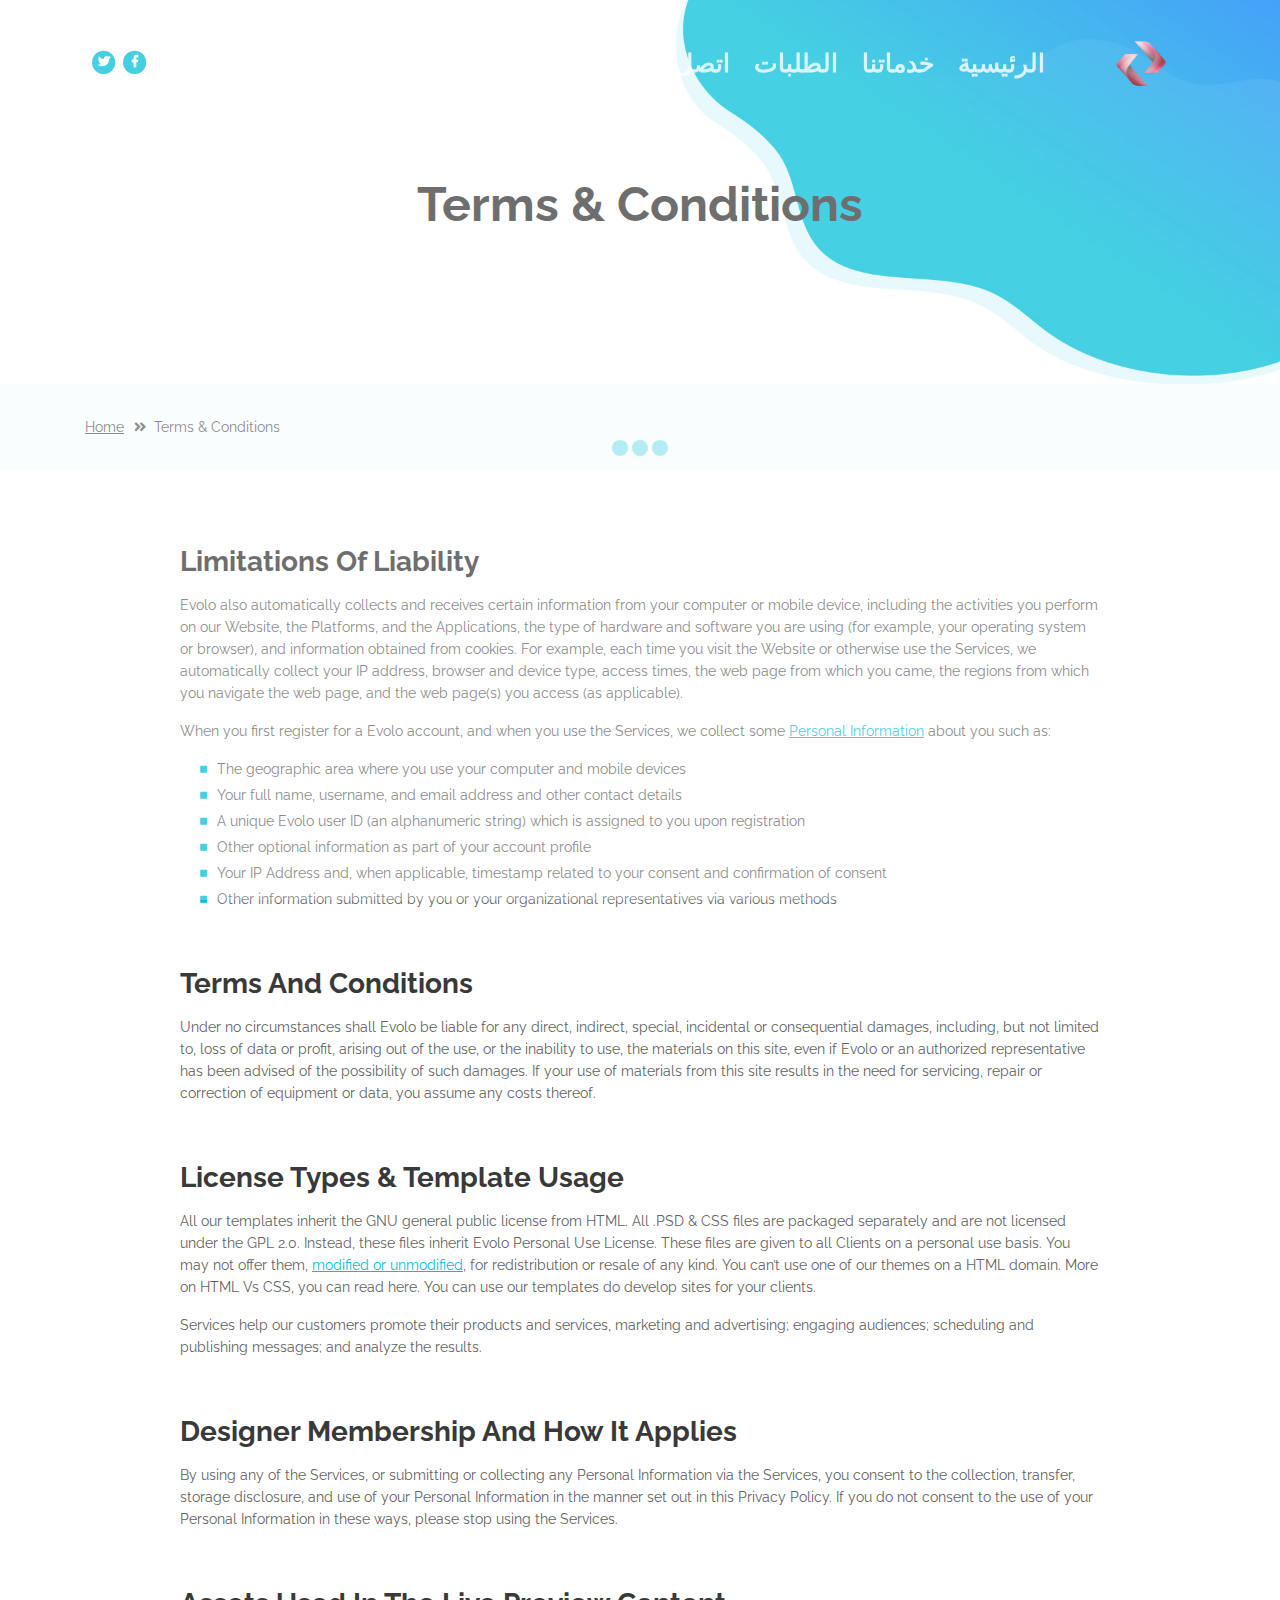
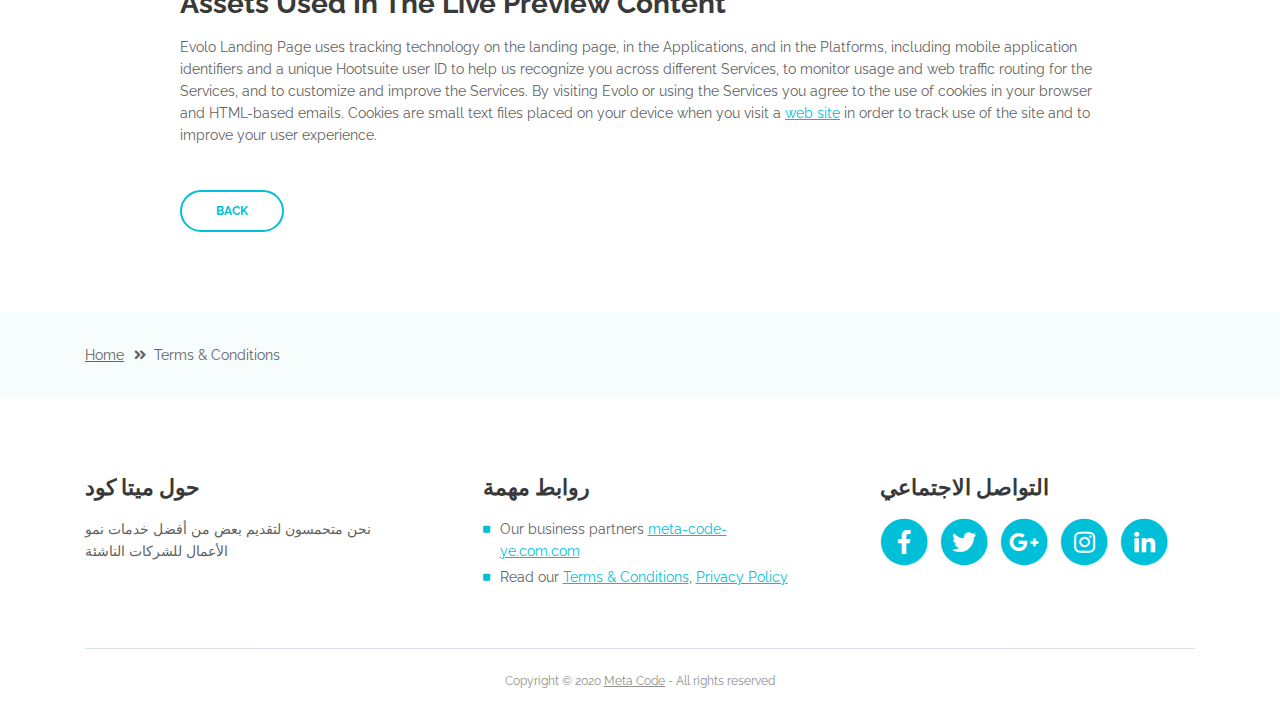
<file: mcwebsit/web/terms-conditions.html>
<!DOCTYPE html>
<html lang="en">
<head>
    <meta charset="utf-8">
    <meta name="viewport" content="width=device-width, initial-scale=1, shrink-to-fit=no">
    
    <!-- SEO Meta Tags -->
    <meta name="description" content="Create a stylish landing page for your business startup and get leads for the offered services with this HTML landing page template.">
    <meta name="author" content="Inovatik">

    <!-- OG Meta Tags to improve the way the post looks when you share the page on LinkedIn, Facebook, Google+ -->
	<meta property="og:site_name" content="" /> <!-- website name -->
	<meta property="og:site" content="" /> <!-- website link -->
	<meta property="og:title" content=""/> <!-- title shown in the actual shared post -->
	<meta property="og:description" content="" /> <!-- description shown in the actual shared post -->
	<meta property="og:image" content="" /> <!-- image link, make sure it's jpg -->
	<meta property="og:url" content="" /> <!-- where do you want your post to link to -->
	<meta property="og:type" content="article" />

    <!-- Website Title -->
    <title>Terms Conditions - Meta Code</title>
    
    <!-- Styles -->
    <link href="https://fonts.googleapis.com/css?family=Raleway:400,400i,600,700,700i&amp;subset=latin-ext" rel="stylesheet">
    <link href="css/bootstrap.css" rel="stylesheet">
    <link href="css/fontawesome-all.css" rel="stylesheet">
    <link href="css/swiper.css" rel="stylesheet">
	<link href="css/magnific-popup.css" rel="stylesheet">
	<link href="css/styles.css" rel="stylesheet">
	
	<!-- Favicon  -->
    <link rel="icon" href="images/favicon.png">
</head>
<body data-spy="scroll" data-target=".fixed-top">
    
    <!-- Preloader -->
	<div class="spinner-wrapper">
        <div class="spinner">
            <div class="bounce1"></div>
            <div class="bounce2"></div>
            <div class="bounce3"></div>
        </div>
    </div>
    <!-- end of preloader -->
    
 
   <!-- Navigation -->
    <nav class="navbar navbar-expand-lg navbar-dark navbar-custom fixed-top">
        <!-- Text Logo - Use this if you don't have a graphic logo -->
        <!-- <a class="navbar-brand logo-text page-scroll" href="index.html">Evolo</a> -->

        <!-- Image Logo -->
       <!--  <a class="navbar-brand logo-image" href="mcwebsit/web/index.html"><img class="imglogo"
                src="mcwebsit/web/images/logo.png" alt="alternative"></a> -->

        <!-- Mobile Menu Toggle Button -->
        <button class="navbar-toggler" type="button" data-toggle="collapse" data-target="#navbarsExampleDefault"
            aria-controls="navbarsExampleDefault" aria-expanded="false" aria-label="Toggle navigation">
            <span class="navbar-toggler-awesome fas fa-bars"></span>
            <span class="navbar-toggler-awesome fas fa-times"></span>
        </button>
        <!-- end of mobile menu toggle button -->

        <div class="collapse navbar-collapse" id="navbarsExampleDefault" dir="rtl">
            <ul class="navbar-nav ml-auto">
                <li class="nav-item">
                    <a class="nav-link page-scroll" href="https://meta-code-ye.com/#header">الرئيسية <span class="sr-only">(current)</span></a>
                </li>
                <li class="nav-item">
                    <a class="nav-link page-scroll" href="https://meta-code-ye.com/#services">خدماتنا</a>
                </li>
                <!-- <li class="nav-item">
                    <a class="nav-link page-scroll" href="#pricing">الاسعار</a>
                </li> -->
                <li class="nav-item">
                    <a class="nav-link page-scroll" href="https://meta-code-ye.com/#request">الطلبات</a>
                </li>

                <!-- Dropdown Menu -->
                <!-- <li class="nav-item dropdown">
                    <a class="nav-link dropdown-toggle page-scroll" href="#about" id="navbarDropdown" role="button"
                        aria-haspopup="true" aria-expanded="false">حولنا</a>
                    <div class="dropdown-menu" aria-labelledby="navbarDropdown">
                        <a class="dropdown-item" href="terms-conditions.html"><span class="item-text">الشروط
                                والاحكام</span></a>
                        <div class="dropdown-items-divide-hr"></div>
                        <a class="dropdown-item" href="privacy-policy.html"><span class="item-text">سياسة
                                الخصوصية</span></a>
                    </div>
                </li> -->
                <!-- end of dropdown menu -->

                <li class="nav-item">
                    <a class="nav-link page-scroll" href="https://meta-code-ye.com/#contact">اتصل بنا</a>
                </li>
            </ul>
            <span class="nav-item social-icons">
                <span class="fa-stack">
                    <a href="#your-link">
                        <i class="fas fa-circle fa-stack-2x facebook"></i>
                        <i class="fab fa-facebook-f fa-stack-1x"></i>
                    </a>
                </span>
                <span class="fa-stack">
                    <a href="#your-link">
                        <i class="fas fa-circle fa-stack-2x twitter"></i>
                        <i class="fab fa-twitter fa-stack-1x"></i>
                    </a>
                </span>
            </span>
        </div>
           <a class="navbar-brand logo-image" href="https://meta-code-ye.com/"><img class="imglogo"
                src="images/logo.png" alt="alternative"></a>

    </nav> <!-- end of navbar -->
    <!-- end of navigation -->

    <!-- Header -->
    <header id="header" class="ex-header">
        <div class="container">
            <div class="row">
                <div class="col-lg-12">
                    <h1>Terms & Conditions</h1>
                </div> <!-- end of col -->
            </div> <!-- end of row -->
        </div> <!-- end of container -->
    </header> <!-- end of ex-header -->
    <!-- end of header -->


    <!-- Breadcrumbs -->
    <div class="ex-basic-1">
        <div class="container">
            <div class="row">
                <div class="col-lg-12">
                    <div class="breadcrumbs">
                        <a href="https://meta-code-ye.com/">Home</a><i class="fa fa-angle-double-right"></i><span>Terms & Conditions</span>
                    </div> <!-- end of breadcrumbs -->
                </div> <!-- end of col -->
            </div> <!-- end of row -->
        </div> <!-- end of container -->
    </div> <!-- end of ex-basic-1 -->
    <!-- end of breadcrumbs -->


    <!-- Terms Content -->
    <div class="ex-basic-2">
        <div class="container">
            <div class="row">
                <div class="col-lg-10 offset-lg-1">
                    <div class="text-container">
                        <h3>Limitations Of Liability</h3>
                        <p>Evolo also automatically collects and receives certain information from your computer or mobile device, including the activities you perform on our Website, the Platforms, and the Applications, the type of hardware and software you are using (for example, your operating system or browser), and information obtained from cookies. For example, each time you visit the Website or otherwise use the Services, we automatically collect your IP address, browser and device type, access times, the web page from which you came, the regions from which you navigate the web page, and the web page(s) you access (as applicable).</p>
                        <p>When you first register for a Evolo account, and when you use the Services, we collect some <a class="turquoise" href="#your-link">Personal Information</a> about you such as:</p>
                        <ul class="list-unstyled li-space-lg indent">
                            <li class="media">
                                <i class="fas fa-square"></i>
                                <div class="media-body">The geographic area where you use your computer and mobile devices</div>
                            </li>
                            <li class="media">
                                <i class="fas fa-square"></i>
                                <div class="media-body">Your full name, username, and email address and other contact details</div>
                            </li>
                            <li class="media">
                                <i class="fas fa-square"></i>
                                <div class="media-body">A unique Evolo user ID (an alphanumeric string) which is assigned to you upon registration</div>
                            </li>
                            <li class="media">
                                <i class="fas fa-square"></i>
                                <div class="media-body">Other optional information as part of your account profile</div>
                            </li>
                            <li class="media">
                                <i class="fas fa-square"></i>
                                <div class="media-body">Your IP Address and, when applicable, timestamp related to your consent and confirmation of consent</div>
                            </li>
                            <li class="media">
                                <i class="fas fa-square"></i>
                                <div class="media-body">Other information submitted by you or your organizational representatives via various methods</div>
                            </li>
                        </ul>
                    </div> <!-- end of text-container -->
                    
                    <div class="text-container">
                        <h3>Terms And Conditions</h3>
                        <p>Under no circumstances shall Evolo be liable for any direct, indirect, special, incidental or consequential damages, including, but not limited to, loss of data or profit, arising out of the use, or the inability to use, the materials on this site, even if Evolo or an authorized representative has been advised of the possibility of such damages. If your use of materials from this site results in the need for servicing, repair or correction of equipment or data, you assume any costs thereof.</p>
                    </div> <!-- end of text-container -->

                    <div class="text-container">
                        <h3>License Types & Template Usage</h3>
                        <p>All our templates inherit the GNU general public license from HTML. All .PSD & CSS files are packaged separately and are not licensed under the GPL 2.0. Instead, these files inherit Evolo Personal Use License. These files are given to all Clients on a personal use basis. You may not offer them, <a class="turquoise" href="#your-link">modified or unmodified</a>, for redistribution or resale of any kind. You can’t use one of our themes on a HTML domain. More on HTML Vs CSS, you can read here. You can use our templates do develop sites for your clients.</p>
                        <p>Services help our customers promote their products and services, marketing and advertising; engaging audiences; scheduling and publishing messages; and analyze the results.</p>
                    </div> <!-- end of text-container -->

                    <div class="text-container">
                        <h3>Designer Membership And How It Applies</h3>
                        <p>By using any of the Services, or submitting or collecting any Personal Information via the Services, you consent to the collection, transfer, storage disclosure, and use of your Personal Information in the manner set out in this Privacy Policy. If you do not consent to the use of your Personal Information in these ways, please stop using the Services.</p>
                    </div> <!-- end of text-container -->
                    
                    <div class="text-container last">
                        <h3>Assets Used In The Live Preview Content</h3>
                        <p>Evolo Landing Page uses tracking technology on the landing page, in the Applications, and in the Platforms, including mobile application identifiers and a unique Hootsuite user ID to help us recognize you across different Services, to monitor usage and web traffic routing for the Services, and to customize and improve the Services. By visiting Evolo or using the Services you agree to the use of cookies in your browser and HTML-based emails. Cookies are small text files placed on your device when you visit a <a class="turquoise" href="#your-link">web site</a> in order to track use of the site and to improve your user experience.</p>
                        <a class="btn-outline-reg" href="https://meta-code-ye.com/">BACK</a>
                    </div> <!-- end of text-container -->
                </div>
            </div> <!-- end of row -->
        </div> <!-- end of container -->
    </div> <!-- end of ex-basic -->
    <!-- end of terms content -->

    
    <!-- Breadcrumbs -->
    <div class="ex-basic-1">
        <div class="container">
            <div class="row">
                <div class="col-lg-12">
                    <div class="breadcrumbs">
                        <a href="https://meta-code-ye.com/">Home</a><i class="fa fa-angle-double-right"></i><span>Terms & Conditions</span>
                    </div> <!-- end of breadcrumbs -->
                </div> <!-- end of col -->
            </div> <!-- end of row -->
        </div> <!-- end of container -->
    </div> <!-- end of ex-basic-1 -->
    <!-- end of breadcrumbs -->


    <!-- Footer -->
    <div class="footer">
        <div class="container">
            <div class="row">
                <div class="col-md-4">
                    <div class="footer-col">
                        <h4>حول ميتا كود</h4>
                        <p>نحن متحمسون لتقديم بعض من أفضل خدمات نمو الأعمال للشركات الناشئة</p>
                    </div>
                </div> <!-- end of col -->
                <div class="col-md-4">
                    <div class="footer-col middle">
                        <h4>روابط مهمة</h4>
                        <ul class="list-unstyled li-space-lg">
                            <li class="media">
                                <i class="fas fa-square"></i>
                                <div class="media-body">Our business partners <a class="turquoise"
                                        href="#">meta-code-ye.com.com</a></div>
                            </li>
                            <li class="media">
                                <i class="fas fa-square"></i>
                                <div class="media-body">Read our <a class="turquoise"
                                        href="https://meta-code-ye.com/mcwebsit/web/terms-conditions.html">Terms
                                        & Conditions</a>, <a class="turquoise"
                                        href="https://meta-code-ye.com/mcwebsit/web/privacy-policy.html">Privacy
                                        Policy</a></div>
                            </li>
                        </ul>
                    </div>
                </div> <!-- end of col -->
                <div class="col-md-4">
                    <div class="footer-col last">
                        <h4>التواصل الاجتماعي</h4>
                        <span class="fa-stack">
                            <a href="#your-link">
                                <i class="fas fa-circle fa-stack-2x"></i>
                                <i class="fab fa-facebook-f fa-stack-1x"></i>
                            </a>
                        </span>
                        <span class="fa-stack">
                            <a href="#your-link">
                                <i class="fas fa-circle fa-stack-2x"></i>
                                <i class="fab fa-twitter fa-stack-1x"></i>
                            </a>
                        </span>
                        <span class="fa-stack">
                            <a href="#your-link">
                                <i class="fas fa-circle fa-stack-2x"></i>
                                <i class="fab fa-google-plus-g fa-stack-1x"></i>
                            </a>
                        </span>
                        <span class="fa-stack">
                            <a href="#your-link">
                                <i class="fas fa-circle fa-stack-2x"></i>
                                <i class="fab fa-instagram fa-stack-1x"></i>
                            </a>
                        </span>
                        <span class="fa-stack">
                            <a href="#your-link">
                                <i class="fas fa-circle fa-stack-2x"></i>
                                <i class="fab fa-linkedin-in fa-stack-1x"></i>
                            </a>
                        </span>
                    </div>
                </div> <!-- end of col -->
            </div> <!-- end of row -->
        </div> <!-- end of container -->
    </div> <!-- end of footer -->
    <!-- end of footer -->


    <!-- Copyright -->
    <div class="copyright">
        <div class="container">
            <div class="row">
                <div class="col-lg-12">
                    <p class="p-small">Copyright © 2020 <a href="https://meta-code-ye.com">Meta Code</a> - All rights
                        reserved</p>
                </div> <!-- end of col -->
            </div> <!-- enf of row -->
        </div> <!-- end of container -->
    </div> <!-- end of copyright -->
    <!-- end of copyright -->
	
    <!-- Scripts -->
    <script src="js/jquery.min.js"></script> <!-- jQuery for Bootstrap's JavaScript plugins -->
    <script src="js/popper.min.js"></script> <!-- Popper tooltip library for Bootstrap -->
    <script src="js/bootstrap.min.js"></script> <!-- Bootstrap framework -->
    <script src="js/jquery.easing.min.js"></script> <!-- jQuery Easing for smooth scrolling between anchors -->
    <script src="js/swiper.min.js"></script> <!-- Swiper for image and text sliders -->
    <script src="js/jquery.magnific-popup.js"></script> <!-- Magnific Popup for lightboxes -->
    <script src="js/validator.min.js"></script> <!-- Validator.js - Bootstrap plugin that validates forms -->
    <script src="js/scripts.js"></script> <!-- Custom scripts -->
</body>
</html>
</file>
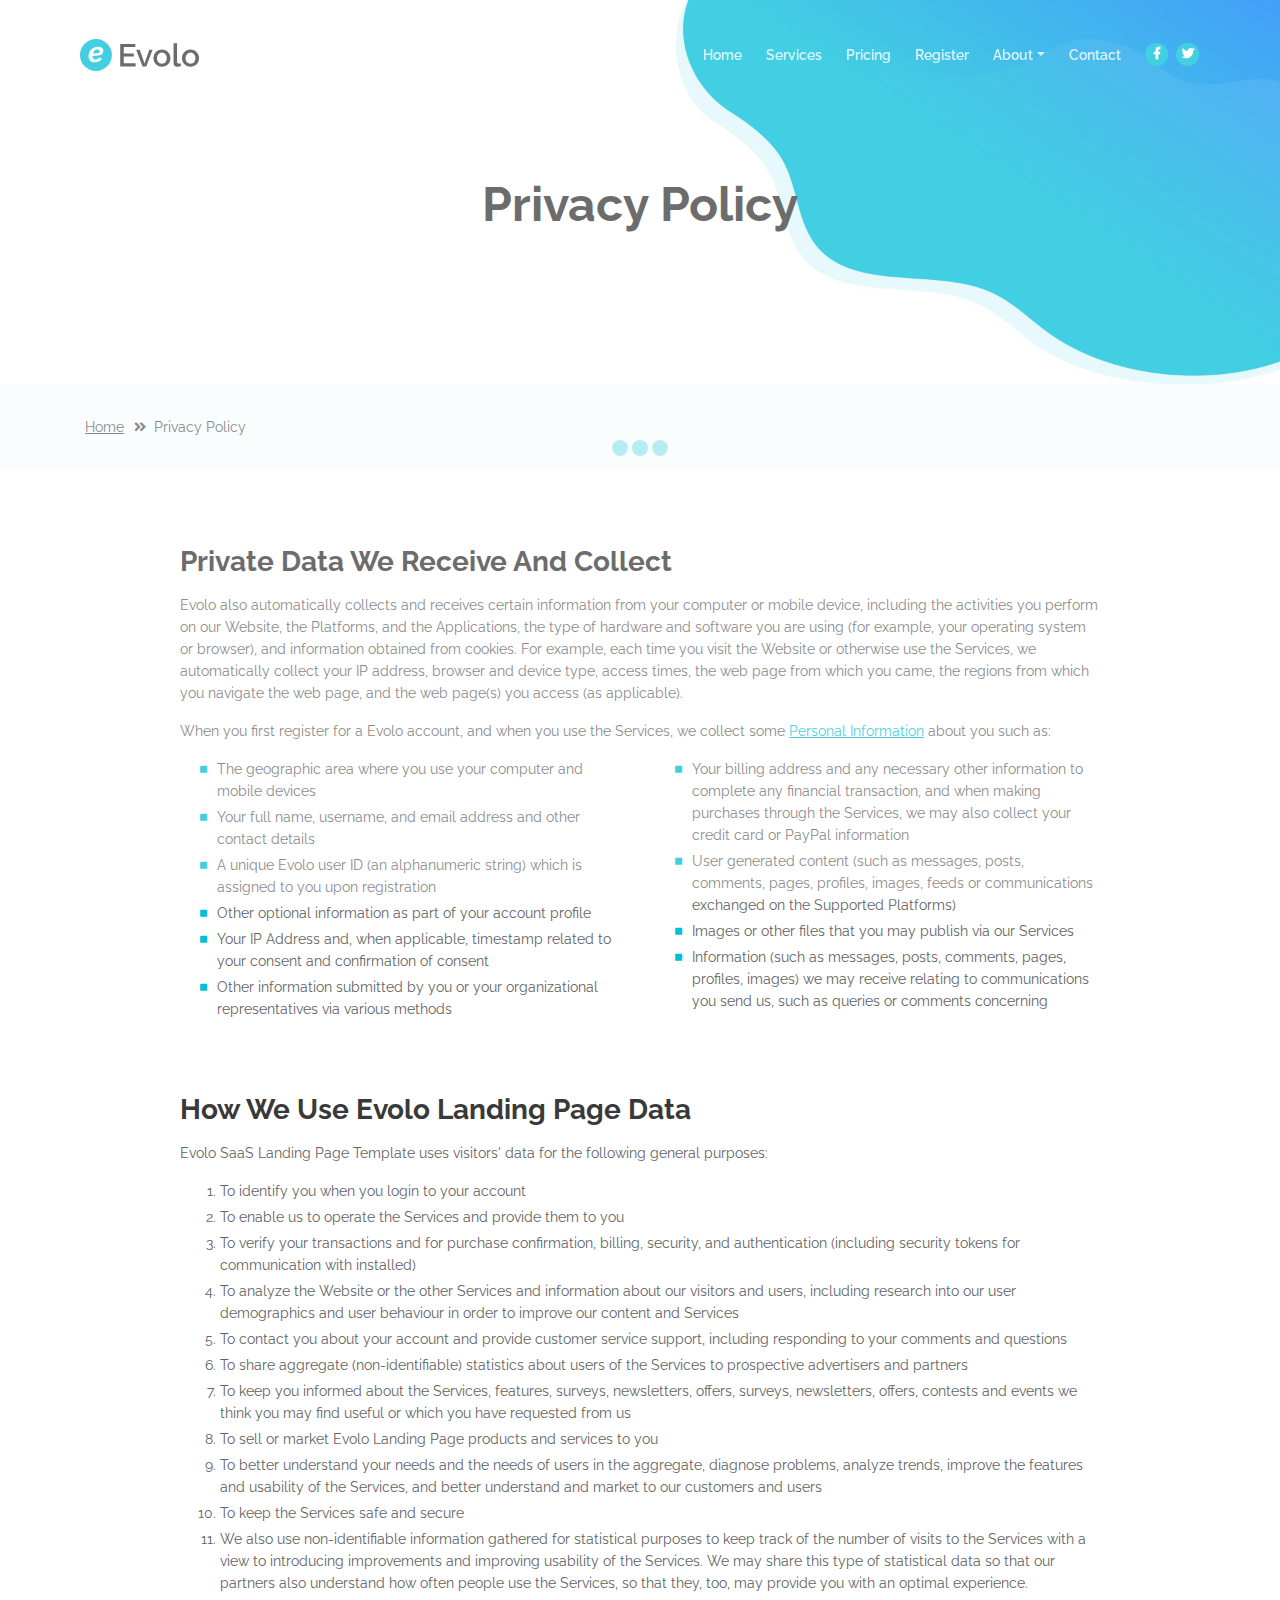
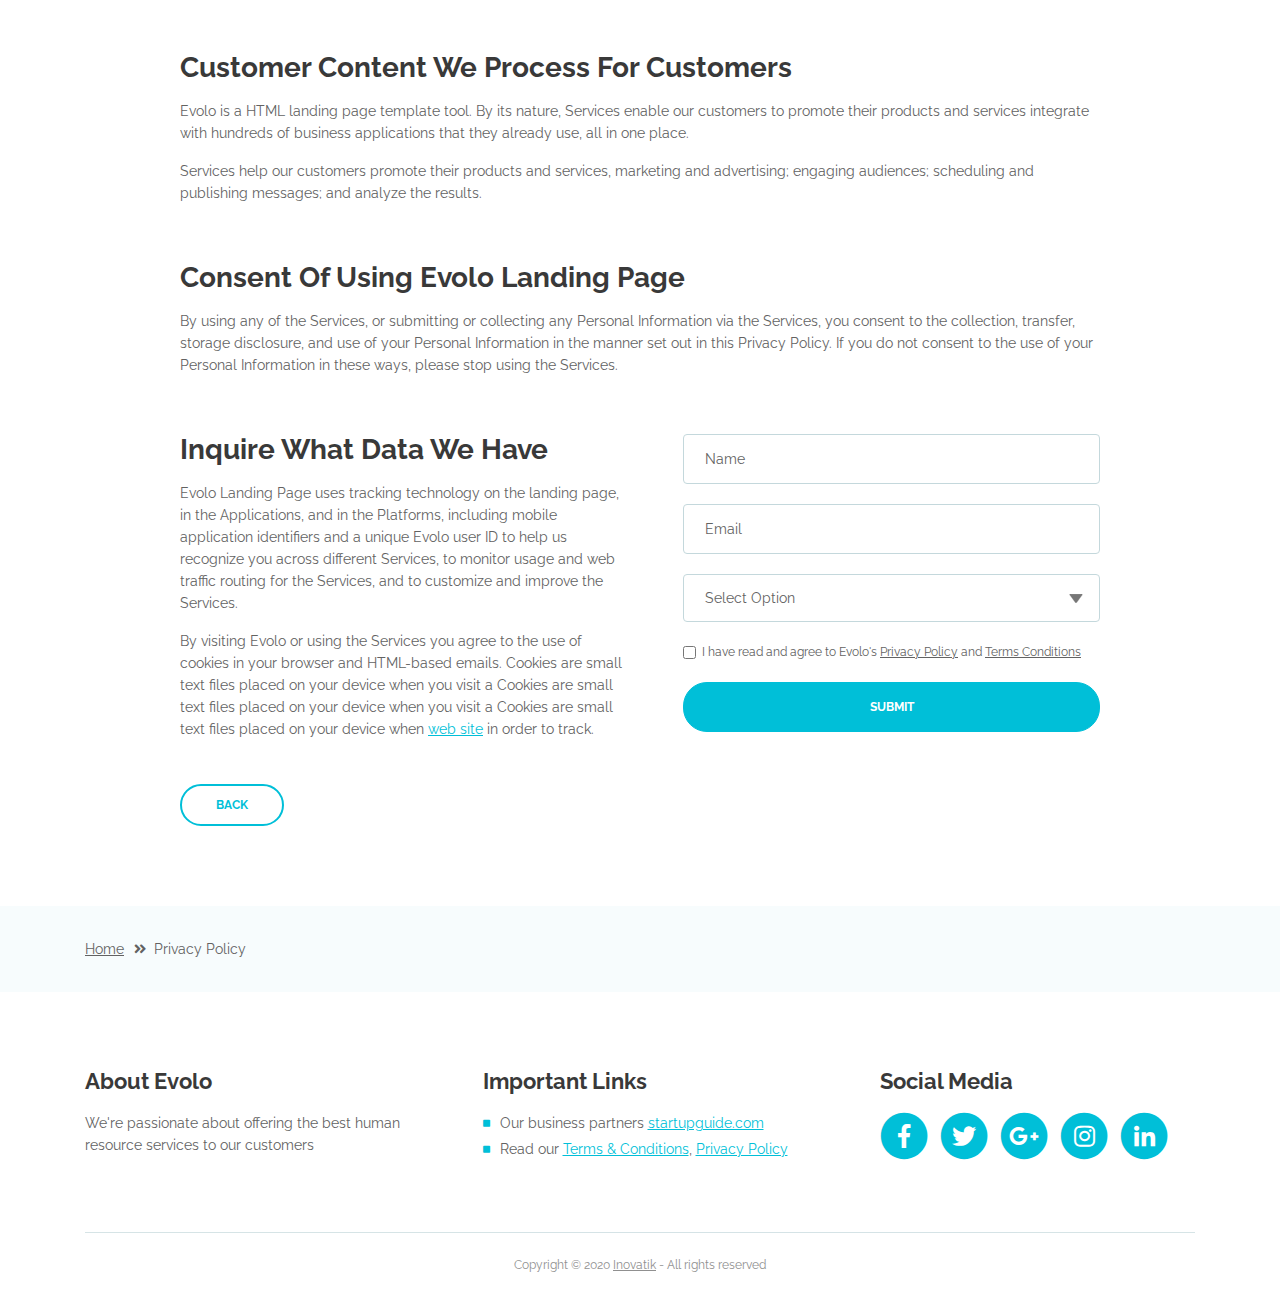
<file: website/web/MetaCode webSite/web/privacy-policy.html>
<!DOCTYPE html>
<html lang="en">
<head>
    <meta charset="utf-8">
    <meta name="viewport" content="width=device-width, initial-scale=1, shrink-to-fit=no">
    
    <!-- SEO Meta Tags -->
    <meta name="description" content="Create a stylish landing page for your business startup and get leads for the offered services with this HTML landing page template.">
    <meta name="author" content="Inovatik">

    <!-- OG Meta Tags to improve the way the post looks when you share the page on LinkedIn, Facebook, Google+ -->
	<meta property="og:site_name" content="" /> <!-- website name -->
	<meta property="og:site" content="" /> <!-- website link -->
	<meta property="og:title" content=""/> <!-- title shown in the actual shared post -->
	<meta property="og:description" content="" /> <!-- description shown in the actual shared post -->
	<meta property="og:image" content="" /> <!-- image link, make sure it's jpg -->
	<meta property="og:url" content="" /> <!-- where do you want your post to link to -->
	<meta property="og:type" content="article" />

    <!-- Website Title -->
    <title>Privacy Policy - Evolo - StartUp HTML Landing Page Template</title>
    
    <!-- Styles -->
    <link href="https://fonts.googleapis.com/css?family=Raleway:400,400i,600,700,700i&amp;subset=latin-ext" rel="stylesheet">
    <link href="css/bootstrap.css" rel="stylesheet">
    <link href="css/fontawesome-all.css" rel="stylesheet">
    <link href="css/swiper.css" rel="stylesheet">
	<link href="css/magnific-popup.css" rel="stylesheet">
    <link href="css/styles.css" rel="stylesheet">
	
	<!-- Favicon  -->
    <link rel="icon" href="images/favicon.png">
</head>
<body data-spy="scroll" data-target=".fixed-top">
    
    <!-- Preloader -->
	<div class="spinner-wrapper">
        <div class="spinner">
            <div class="bounce1"></div>
            <div class="bounce2"></div>
            <div class="bounce3"></div>
        </div>
    </div>
    <!-- end of preloader -->
    

    <!-- Navbar -->
    <nav class="navbar navbar-expand-lg navbar-dark navbar-custom fixed-top">
        <!-- Text Logo - Use this if you don't have a graphic logo -->
        <!-- <a class="navbar-brand logo-text page-scroll" href="index.html">Evolo</a> -->

        <!-- Image Logo -->
        <a class="navbar-brand logo-image" href="index.html"><img src="images/logo.svg" alt="alternative"></a>
        
        <!-- Mobile Menu Toggle Button -->
        <button class="navbar-toggler" type="button" data-toggle="collapse" data-target="#navbarsExampleDefault" aria-controls="navbarsExampleDefault" aria-expanded="false" aria-label="Toggle navigation">
            <span class="navbar-toggler-awesome fas fa-bars"></span>
            <span class="navbar-toggler-awesome fas fa-times"></span>
        </button>
        <!-- end of mobile menu toggle button -->

        <div class="collapse navbar-collapse" id="navbarsExampleDefault">
            <ul class="navbar-nav ml-auto">
                <li class="nav-item">
                    <a class="nav-link page-scroll" href="index.html#header">Home <span class="sr-only">(current)</span></a>
                </li>
                <li class="nav-item">
                    <a class="nav-link page-scroll" href="index.html#services">Services</a>
                </li>
                <li class="nav-item">
                    <a class="nav-link page-scroll" href="index.html#details">Pricing</a>
                </li>
                <li class="nav-item">
                    <a class="nav-link page-scroll" href="index.html#pricing">Register</a>
                </li>

                <!-- Dropdown Menu -->          
                <li class="nav-item dropdown">
                    <a class="nav-link dropdown-toggle page-scroll" href="index.html#about" id="navbarDropdown" role="button" aria-haspopup="true" aria-expanded="false">About</a>
                    <div class="dropdown-menu" aria-labelledby="navbarDropdown">
                        <a class="dropdown-item" href="terms-conditions.html"><span class="item-text">Terms Conditions</span></a>
                        <div class="dropdown-items-divide-hr"></div>
                        <a class="dropdown-item" href="privacy-policy.html"><span class="item-text">Privacy Policy</span></a>
                    </div>
                </li>
                <!-- end of dropdown menu -->

                <li class="nav-item">
                    <a class="nav-link page-scroll" href="index.html#contact">Contact</a>
                </li>
            </ul>
            <span class="nav-item social-icons">
                <span class="fa-stack">
                    <a href="#your-link">
                        <i class="fas fa-circle fa-stack-2x facebook"></i>
                        <i class="fab fa-facebook-f fa-stack-1x"></i>
                    </a>
                </span>
                <span class="fa-stack">
                    <a href="#your-link">
                        <i class="fas fa-circle fa-stack-2x twitter"></i>
                        <i class="fab fa-twitter fa-stack-1x"></i>
                    </a>
                </span>
            </span>
        </div>
    </nav> <!-- end of navbar -->
    <!-- end of navbar -->


    <!-- Header -->
    <header id="header" class="ex-header">
        <div class="container">
            <div class="row">
                <div class="col-md-12">
                    <h1>Privacy Policy</h1>
                </div> <!-- end of col -->
            </div> <!-- end of row -->
        </div> <!-- end of container -->
    </header> <!-- end of ex-header -->
    <!-- end of header -->


    <!-- Breadcrumbs -->
    <div class="ex-basic-1">
        <div class="container">
            <div class="row">
                <div class="col-lg-12">
                    <div class="breadcrumbs">
                        <a href="index.html">Home</a><i class="fa fa-angle-double-right"></i><span>Privacy Policy</span>
                    </div> <!-- end of breadcrumbs -->
                </div> <!-- end of col -->
            </div> <!-- end of row -->
        </div> <!-- end of container -->
    </div> <!-- end of ex-basic-1 -->
    <!-- end of breadcrumbs -->


    <!-- Privacy Content -->
    <div class="ex-basic-2">
        <div class="container">
            <div class="row">
                <div class="col-lg-10 offset-lg-1">
                    <div class="text-container">
                        <h3>Private Data We Receive And Collect</h3>
                        <p>Evolo also automatically collects and receives certain information from your computer or mobile device, including the activities you perform on our Website, the Platforms, and the Applications, the type of hardware and software you are using (for example, your operating system or browser), and information obtained from cookies. For example, each time you visit the Website or otherwise use the Services, we automatically collect your IP address, browser and device type, access times, the web page from which you came, the regions from which you navigate the web page, and the web page(s) you access (as applicable).</p>
                        <p>When you first register for a Evolo account, and when you use the Services, we collect some <a class="turquoise" href="#your-link">Personal Information</a> about you such as:</p>
                        <div class="row">
                            <div class="col-md-6">
                                <ul class="list-unstyled li-space-lg indent">
                                    <li class="media">
                                        <i class="fas fa-square"></i>
                                        <div class="media-body">The geographic area where you use your computer and mobile devices</div>
                                    </li>
                                    <li class="media">
                                        <i class="fas fa-square"></i>
                                        <div class="media-body">Your full name, username, and email address and other contact details</div>
                                    </li>
                                    <li class="media">
                                        <i class="fas fa-square"></i>
                                        <div class="media-body">A unique Evolo user ID (an alphanumeric string) which is assigned to you upon registration</div>
                                    </li>
                                    <li class="media">
                                        <i class="fas fa-square"></i>
                                        <div class="media-body">Other optional information as part of your account profile</div>
                                    </li>
                                    <li class="media">
                                        <i class="fas fa-square"></i>
                                        <div class="media-body">Your IP Address and, when applicable, timestamp related to your consent and confirmation of consent</div>
                                    </li>
                                    <li class="media">
                                        <i class="fas fa-square"></i>
                                        <div class="media-body">Other information submitted by you or your organizational representatives via various methods</div>
                                    </li>
                                </ul>
                            </div> <!-- end of col -->

                            <div class="col-md-6">
                                <ul class="list-unstyled li-space-lg indent">
                                    <li class="media">
                                        <i class="fas fa-square"></i>
                                        <div class="media-body">Your billing address and any necessary other information to complete any financial transaction, and when making purchases through the Services, we may also collect your credit card or PayPal information</div>
                                    </li>
                                    <li class="media">
                                        <i class="fas fa-square"></i>
                                        <div class="media-body">User generated content (such as messages, posts, comments, pages, profiles, images, feeds or communications exchanged on the Supported Platforms)</div>
                                    </li>
                                    <li class="media">
                                        <i class="fas fa-square"></i>
                                        <div class="media-body">Images or other files that you may publish via our Services</div>
                                    </li>
                                    <li class="media">
                                        <i class="fas fa-square"></i>
                                        <div class="media-body">Information (such as messages, posts, comments, pages, profiles, images) we may receive relating to communications you send us, such as queries or comments concerning</div>
                                    </li>
                                </ul>
                            </div> <!-- end of col -->
                        </div> <!-- end of row -->
                    </div> <!-- end of text-container-->
                    
                    <div class="text-container">
                        <h3>How We Use Evolo Landing Page Data</h3>
                        <p>Evolo SaaS Landing Page Template uses visitors' data for the following general purposes:</p>
                        <ol class="li-space-lg">
                            <li>To identify you when you login to your account</li>
                            <li>To enable us to operate the Services and provide them to you</li>
                            <li>To verify your transactions and for purchase confirmation, billing, security, and authentication (including security tokens for communication with installed)</li>
                            <li>To analyze the Website or the other Services and information about our visitors and users, including research into our user demographics and user behaviour in order to improve our content and Services</li>
                            <li>To contact you about your account and provide customer service support, including responding to your comments and questions</li>
                            <li>To share aggregate (non-identifiable) statistics about users of the Services to prospective advertisers and partners</li>
                            <li>To keep you informed about the Services, features, surveys, newsletters, offers, surveys, newsletters, offers, contests and events we think you may find useful or which you have requested from us</li>
                            <li>To sell or market Evolo Landing Page products and services to you</li>
                            <li>To better understand your needs and the needs of users in the aggregate, diagnose problems, analyze trends, improve the features and usability of the Services, and better understand and market to our customers and users</li>
                            <li>To keep the Services safe and secure</li>
                            <li>We also use non-identifiable information gathered for statistical purposes to keep track of the number of visits to the Services with a view to introducing improvements and improving usability of the Services. We may share this type of statistical data so that our partners also understand how often people use the Services, so that they, too, may provide you with an optimal experience.</li>
                        </ol>
                    </div> <!-- end of text-container -->

                    <div class="text-container">
                        <h3>Customer Content We Process For Customers</h3>
                        <p>Evolo is a HTML landing page template tool. By its nature, Services enable our customers to promote their products and services integrate with hundreds of business applications that they already use, all in one place.</p>
                        <p>Services help our customers promote their products and services, marketing and advertising; engaging audiences; scheduling and publishing messages; and analyze the results.</p>
                    </div> <!-- end of text container -->

                    <div class="text-container">
                        <h3>Consent Of Using Evolo Landing Page</h3>
					    <p class="mb-5">By using any of the Services, or submitting or collecting any Personal Information via the Services, you consent to the collection, transfer, storage disclosure, and use of your Personal Information in the manner set out in this Privacy Policy. If you do not consent to the use of your Personal Information in these ways, please stop using the Services.</p>
                    </div> <!-- end of text-container -->
                                       
                    <div class="row">
                        <div class="col-md-6">
                            <div class="text-container last">
                                <h3>Inquire What Data We Have</h3>
                                <p>Evolo Landing Page uses tracking technology on the landing page, in the Applications, and in the Platforms, including mobile application identifiers and a unique Evolo user ID to help us recognize you across different Services, to monitor usage and web traffic routing for the Services, and to customize and improve the Services.</p>
                                <p> By visiting Evolo or using the Services you agree to the use of cookies in your browser and HTML-based emails. Cookies are small text files placed on your device when you visit a Cookies are small text files placed on your device when you visit a Cookies are small text files placed on your device when <a class="turquoise" href="#your-link">web site</a> in order to track.</p>
                            </div> <!-- end of text container -->
                        </div> <!-- end of col-->
                        <div class="col-md-6">

                            <!-- Privacy Form -->
                            <div class="form-container">
                                <form id="privacyForm" data-toggle="validator" data-focus="false">
                                    <div class="form-group">
                                        <input type="text" class="form-control-input" id="pname" required>
                                        <label class="label-control" for="pname">Name</label>
                                        <div class="help-block with-errors"></div>
                                    </div>
                                    <div class="form-group">
                                        <input type="email" class="form-control-input" id="pemail" required>
                                        <label class="label-control" for="pemail">Email</label>
                                        <div class="help-block with-errors"></div>
                                    </div>
                                    <div class="form-group">
                                        <select class="form-control-select" id="pselect" required>
                                            <option class="select-option" value="" disabled selected>Select Option</option>
                                            <option class="select-option" value="Delete data">Delete my data</option>
                                            <option class="select-option" value="Show me data">Show me my data</option>
                                        </select>
                                        <div class="help-block with-errors"></div>
                                    </div>
                                    <div class="form-group checkbox">
                                        <input type="checkbox" id="pterms" value="Agreed-to-Terms" required>I have read and agree to Evolo's <a href="privacy-policy.html">Privacy Policy</a> and <a href="terms-conditions.html">Terms Conditions</a>
                                        <div class="help-block with-errors"></div>
                                    </div>
                                    <div class="form-group">
                                        <button type="submit" class="form-control-submit-button">SUBMIT</button>
                                    </div>
                                    <div class="form-message">
                                        <div id="pmsgSubmit" class="h3 text-center hidden"></div>
                                    </div>
                                </form>
                            </div> <!-- end of form container -->
                            <!-- end of privacy form -->

                        </div> <!-- end of col--> 
                    </div> <!-- end of row -->
                    <a class="btn-outline-reg back" href="index.html">BACK</a>
                </div> <!-- end of col-->
            </div> <!-- end of row -->
        </div> <!-- end of container -->
    </div> <!-- end of ex-basic-2 -->
    <!-- end of privacy content -->


    <!-- Breadcrumbs -->
    <div class="ex-basic-1">
        <div class="container">
            <div class="row">
                <div class="col-lg-12">
                    <div class="breadcrumbs">
                        <a href="index.html">Home</a><i class="fa fa-angle-double-right"></i><span>Privacy Policy</span>
                    </div> <!-- end of breadcrumbs -->
                </div> <!-- end of col -->
            </div> <!-- end of row -->
        </div> <!-- end of container -->
    </div> <!-- end of ex-basic-1 -->
    <!-- end of breadcrumbs -->

    
    <!-- Footer -->
    <div class="footer">
        <div class="container">
            <div class="row">
                <div class="col-md-4">
                    <div class="footer-col">
                        <h4>About Evolo</h4>
                        <p>We're passionate about offering the best human resource services to our customers</p>
                    </div>
                </div> <!-- end of col -->
                <div class="col-md-4">
                    <div class="footer-col middle">
                        <h4>Important Links</h4>
                        <ul class="list-unstyled li-space-lg">
                            <li class="media">
                                <i class="fas fa-square"></i>
                                <div class="media-body">Our business partners <a class="turquoise" href="#your-link">startupguide.com</a></div>
                            </li>
                            <li class="media">
                                <i class="fas fa-square"></i>
                                <div class="media-body">Read our <a class="turquoise" href="terms-conditions.html">Terms & Conditions</a>, <a class="turquoise" href="privacy-policy.html">Privacy Policy</a></div>
                            </li>
                        </ul>
                    </div>
                </div> <!-- end of col -->
                <div class="col-md-4">
                    <div class="footer-col last">
                        <h4>Social Media</h4>
                        <span class="fa-stack fa-lg">
                            <a href="#your-link">
                                <i class="fas fa-circle fa-stack-2x"></i>
                                <i class="fab fa-facebook-f fa-stack-1x"></i>
                            </a>
                        </span>
                        <span class="fa-stack fa-lg">
                            <a href="#your-link">
                                <i class="fas fa-circle fa-stack-2x"></i>
                                <i class="fab fa-twitter fa-stack-1x"></i>
                            </a>
                        </span>
                        <span class="fa-stack fa-lg">
                            <a href="#your-link">
                                <i class="fas fa-circle fa-stack-2x"></i>
                                <i class="fab fa-google-plus-g fa-stack-1x"></i>
                            </a>
                        </span>
                        <span class="fa-stack fa-lg">
                            <a href="#your-link">
                                <i class="fas fa-circle fa-stack-2x"></i>
                                <i class="fab fa-instagram fa-stack-1x"></i>
                            </a>
                        </span>
                        <span class="fa-stack fa-lg">
                            <a href="#your-link">
                                <i class="fas fa-circle fa-stack-2x"></i>
                                <i class="fab fa-linkedin-in fa-stack-1x"></i>
                            </a>
                        </span>
                    </div> 
                </div> <!-- end of col -->
            </div> <!-- end of row -->
        </div> <!-- end of container -->
    </div> <!-- end of footer -->  
    <!-- end of footer -->


    <!-- Copyright -->
    <div class="copyright">
        <div class="container">
            <div class="row">
                <div class="col-lg-12">
                    <p class="p-small">Copyright © 2020 <a href="https://inovatik.com">Inovatik</a> - All rights reserved</p>
                </div> <!-- end of col -->
            </div> <!-- enf of row -->
        </div> <!-- end of container -->
    </div> <!-- end of copyright --> 
    <!-- end of copyright -->

	
    <!-- Scripts -->
    <script src="js/jquery.min.js"></script> <!-- jQuery for Bootstrap's JavaScript plugins -->
    <script src="js/popper.min.js"></script> <!-- Popper tooltip library for Bootstrap -->
    <script src="js/bootstrap.min.js"></script> <!-- Bootstrap framework -->
    <script src="js/jquery.easing.min.js"></script> <!-- jQuery Easing for smooth scrolling between anchors -->
    <script src="js/swiper.min.js"></script> <!-- Swiper for image and text sliders -->
    <script src="js/jquery.magnific-popup.js"></script> <!-- Magnific Popup for lightboxes -->
    <script src="js/validator.min.js"></script> <!-- Validator.js - Bootstrap plugin that validates forms -->
    <script src="js/scripts.js"></script> <!-- Custom scripts -->
    
</body>
</html>
</file>
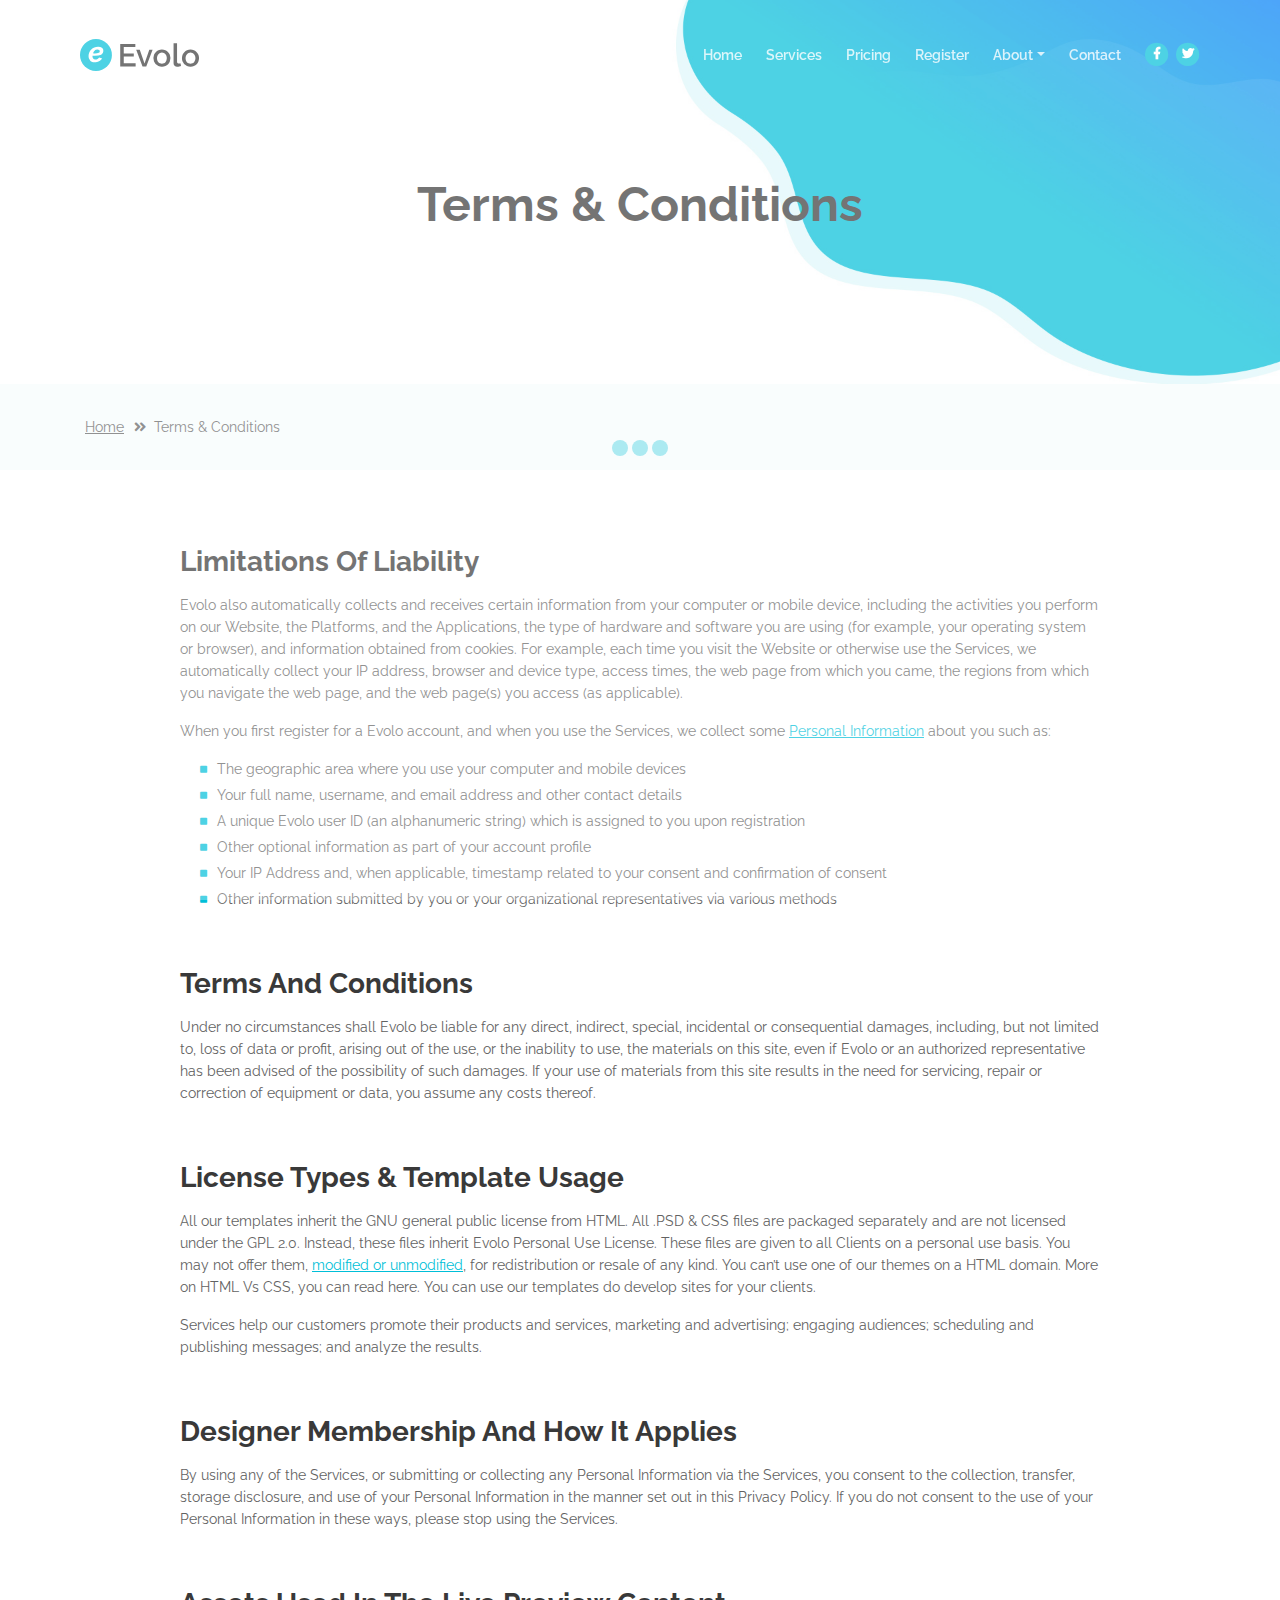
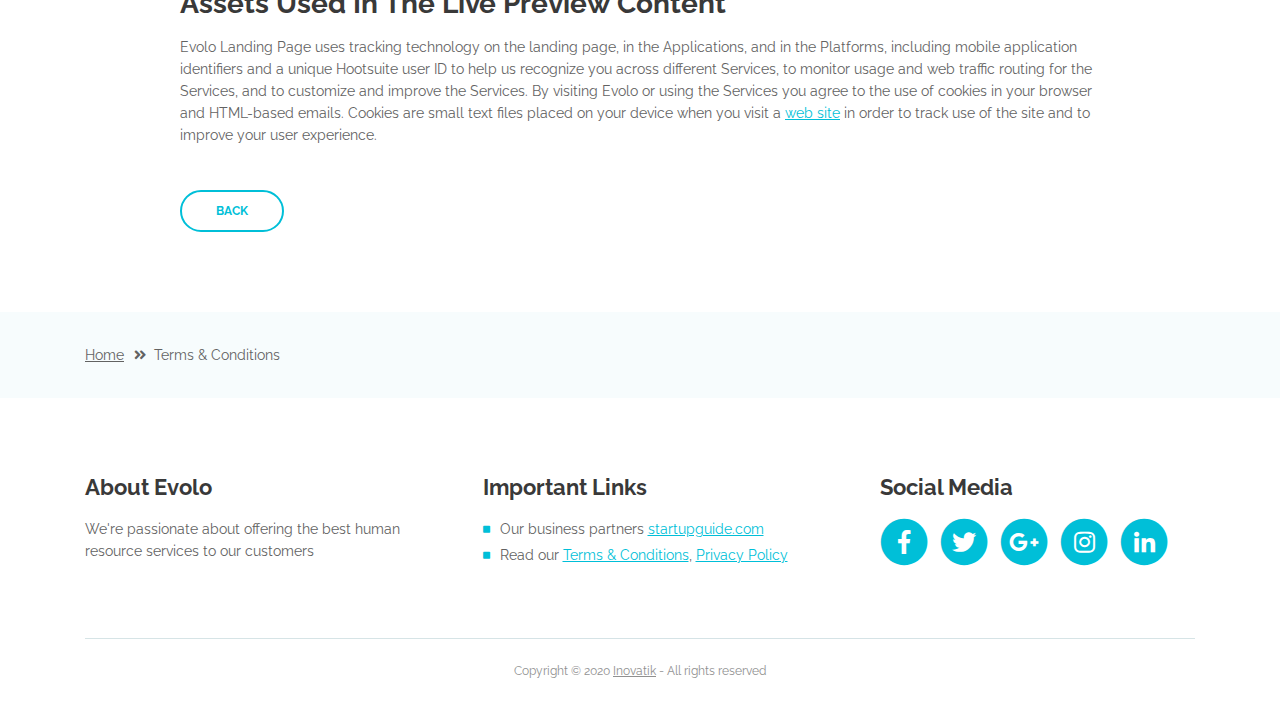
<file: website/web/MetaCode webSite/web/terms-conditions.html>
<!DOCTYPE html>
<html lang="en">
<head>
    <meta charset="utf-8">
    <meta name="viewport" content="width=device-width, initial-scale=1, shrink-to-fit=no">
    
    <!-- SEO Meta Tags -->
    <meta name="description" content="Create a stylish landing page for your business startup and get leads for the offered services with this HTML landing page template.">
    <meta name="author" content="Inovatik">

    <!-- OG Meta Tags to improve the way the post looks when you share the page on LinkedIn, Facebook, Google+ -->
	<meta property="og:site_name" content="" /> <!-- website name -->
	<meta property="og:site" content="" /> <!-- website link -->
	<meta property="og:title" content=""/> <!-- title shown in the actual shared post -->
	<meta property="og:description" content="" /> <!-- description shown in the actual shared post -->
	<meta property="og:image" content="" /> <!-- image link, make sure it's jpg -->
	<meta property="og:url" content="" /> <!-- where do you want your post to link to -->
	<meta property="og:type" content="article" />

    <!-- Website Title -->
    <title>Terms Conditions - Evolo - StartUp HTML Landing Page Template</title>
    
    <!-- Styles -->
    <link href="https://fonts.googleapis.com/css?family=Raleway:400,400i,600,700,700i&amp;subset=latin-ext" rel="stylesheet">
    <link href="css/bootstrap.css" rel="stylesheet">
    <link href="css/fontawesome-all.css" rel="stylesheet">
    <link href="css/swiper.css" rel="stylesheet">
	<link href="css/magnific-popup.css" rel="stylesheet">
	<link href="css/styles.css" rel="stylesheet">
	
	<!-- Favicon  -->
    <link rel="icon" href="images/favicon.png">
</head>
<body data-spy="scroll" data-target=".fixed-top">
    
    <!-- Preloader -->
	<div class="spinner-wrapper">
        <div class="spinner">
            <div class="bounce1"></div>
            <div class="bounce2"></div>
            <div class="bounce3"></div>
        </div>
    </div>
    <!-- end of preloader -->
    

    <!-- Navbar -->
    <nav class="navbar navbar-expand-lg navbar-dark navbar-custom fixed-top">
        <!-- Text Logo - Use this if you don't have a graphic logo -->
        <!-- <a class="navbar-brand logo-text page-scroll" href="index.html">Evolo</a> -->

        <!-- Image Logo -->
        <a class="navbar-brand logo-image" href="index.html"><img src="images/logo.svg" alt="alternative"></a>
        
        <!-- Mobile Menu Toggle Button -->
        <button class="navbar-toggler" type="button" data-toggle="collapse" data-target="#navbarsExampleDefault" aria-controls="navbarsExampleDefault" aria-expanded="false" aria-label="Toggle navigation">
            <span class="navbar-toggler-awesome fas fa-bars"></span>
            <span class="navbar-toggler-awesome fas fa-times"></span>
        </button>
        <!-- end of mobile menu toggle button -->

        <div class="collapse navbar-collapse" id="navbarsExampleDefault">
            <ul class="navbar-nav ml-auto">
                <li class="nav-item">
                    <a class="nav-link page-scroll" href="index.html#header">Home <span class="sr-only">(current)</span></a>
                </li>
                <li class="nav-item">
                    <a class="nav-link page-scroll" href="index.html#services">Services</a>
                </li>
                <li class="nav-item">
                    <a class="nav-link page-scroll" href="index.html#details">Pricing</a>
                </li>
                <li class="nav-item">
                    <a class="nav-link page-scroll" href="index.html#pricing">Register</a>
                </li>

                <!-- Dropdown Menu -->          
                <li class="nav-item dropdown">
                    <a class="nav-link dropdown-toggle page-scroll" href="index.html#about" id="navbarDropdown" role="button" aria-haspopup="true" aria-expanded="false">About</a>
                    <div class="dropdown-menu" aria-labelledby="navbarDropdown">
                        <a class="dropdown-item" href="terms-conditions.html"><span class="item-text">Terms Conditions</span></a>
                        <div class="dropdown-items-divide-hr"></div>
                        <a class="dropdown-item" href="privacy-policy.html"><span class="item-text">Privacy Policy</span></a>
                    </div>
                </li>
                <!-- end of dropdown menu -->

                <li class="nav-item">
                    <a class="nav-link page-scroll" href="index.html#contact">Contact</a>
                </li>
            </ul>
            <span class="nav-item social-icons">
                <span class="fa-stack">
                    <a href="#your-link">
                        <i class="fas fa-circle fa-stack-2x facebook"></i>
                        <i class="fab fa-facebook-f fa-stack-1x"></i>
                    </a>
                </span>
                <span class="fa-stack">
                    <a href="#your-link">
                        <i class="fas fa-circle fa-stack-2x twitter"></i>
                        <i class="fab fa-twitter fa-stack-1x"></i>
                    </a>
                </span>
            </span>
        </div>
    </nav> <!-- end of navbar -->
    <!-- end of navbar -->


    <!-- Header -->
    <header id="header" class="ex-header">
        <div class="container">
            <div class="row">
                <div class="col-lg-12">
                    <h1>Terms & Conditions</h1>
                </div> <!-- end of col -->
            </div> <!-- end of row -->
        </div> <!-- end of container -->
    </header> <!-- end of ex-header -->
    <!-- end of header -->


    <!-- Breadcrumbs -->
    <div class="ex-basic-1">
        <div class="container">
            <div class="row">
                <div class="col-lg-12">
                    <div class="breadcrumbs">
                        <a href="index.html">Home</a><i class="fa fa-angle-double-right"></i><span>Terms & Conditions</span>
                    </div> <!-- end of breadcrumbs -->
                </div> <!-- end of col -->
            </div> <!-- end of row -->
        </div> <!-- end of container -->
    </div> <!-- end of ex-basic-1 -->
    <!-- end of breadcrumbs -->


    <!-- Terms Content -->
    <div class="ex-basic-2">
        <div class="container">
            <div class="row">
                <div class="col-lg-10 offset-lg-1">
                    <div class="text-container">
                        <h3>Limitations Of Liability</h3>
                        <p>Evolo also automatically collects and receives certain information from your computer or mobile device, including the activities you perform on our Website, the Platforms, and the Applications, the type of hardware and software you are using (for example, your operating system or browser), and information obtained from cookies. For example, each time you visit the Website or otherwise use the Services, we automatically collect your IP address, browser and device type, access times, the web page from which you came, the regions from which you navigate the web page, and the web page(s) you access (as applicable).</p>
                        <p>When you first register for a Evolo account, and when you use the Services, we collect some <a class="turquoise" href="#your-link">Personal Information</a> about you such as:</p>
                        <ul class="list-unstyled li-space-lg indent">
                            <li class="media">
                                <i class="fas fa-square"></i>
                                <div class="media-body">The geographic area where you use your computer and mobile devices</div>
                            </li>
                            <li class="media">
                                <i class="fas fa-square"></i>
                                <div class="media-body">Your full name, username, and email address and other contact details</div>
                            </li>
                            <li class="media">
                                <i class="fas fa-square"></i>
                                <div class="media-body">A unique Evolo user ID (an alphanumeric string) which is assigned to you upon registration</div>
                            </li>
                            <li class="media">
                                <i class="fas fa-square"></i>
                                <div class="media-body">Other optional information as part of your account profile</div>
                            </li>
                            <li class="media">
                                <i class="fas fa-square"></i>
                                <div class="media-body">Your IP Address and, when applicable, timestamp related to your consent and confirmation of consent</div>
                            </li>
                            <li class="media">
                                <i class="fas fa-square"></i>
                                <div class="media-body">Other information submitted by you or your organizational representatives via various methods</div>
                            </li>
                        </ul>
                    </div> <!-- end of text-container -->
                    
                    <div class="text-container">
                        <h3>Terms And Conditions</h3>
                        <p>Under no circumstances shall Evolo be liable for any direct, indirect, special, incidental or consequential damages, including, but not limited to, loss of data or profit, arising out of the use, or the inability to use, the materials on this site, even if Evolo or an authorized representative has been advised of the possibility of such damages. If your use of materials from this site results in the need for servicing, repair or correction of equipment or data, you assume any costs thereof.</p>
                    </div> <!-- end of text-container -->

                    <div class="text-container">
                        <h3>License Types & Template Usage</h3>
                        <p>All our templates inherit the GNU general public license from HTML. All .PSD & CSS files are packaged separately and are not licensed under the GPL 2.0. Instead, these files inherit Evolo Personal Use License. These files are given to all Clients on a personal use basis. You may not offer them, <a class="turquoise" href="#your-link">modified or unmodified</a>, for redistribution or resale of any kind. You can’t use one of our themes on a HTML domain. More on HTML Vs CSS, you can read here. You can use our templates do develop sites for your clients.</p>
                        <p>Services help our customers promote their products and services, marketing and advertising; engaging audiences; scheduling and publishing messages; and analyze the results.</p>
                    </div> <!-- end of text-container -->

                    <div class="text-container">
                        <h3>Designer Membership And How It Applies</h3>
                        <p>By using any of the Services, or submitting or collecting any Personal Information via the Services, you consent to the collection, transfer, storage disclosure, and use of your Personal Information in the manner set out in this Privacy Policy. If you do not consent to the use of your Personal Information in these ways, please stop using the Services.</p>
                    </div> <!-- end of text-container -->
                    
                    <div class="text-container last">
                        <h3>Assets Used In The Live Preview Content</h3>
                        <p>Evolo Landing Page uses tracking technology on the landing page, in the Applications, and in the Platforms, including mobile application identifiers and a unique Hootsuite user ID to help us recognize you across different Services, to monitor usage and web traffic routing for the Services, and to customize and improve the Services. By visiting Evolo or using the Services you agree to the use of cookies in your browser and HTML-based emails. Cookies are small text files placed on your device when you visit a <a class="turquoise" href="#your-link">web site</a> in order to track use of the site and to improve your user experience.</p>
                        <a class="btn-outline-reg" href="index.html">BACK</a>
                    </div> <!-- end of text-container -->
                </div>
            </div> <!-- end of row -->
        </div> <!-- end of container -->
    </div> <!-- end of ex-basic -->
    <!-- end of terms content -->

    
    <!-- Breadcrumbs -->
    <div class="ex-basic-1">
        <div class="container">
            <div class="row">
                <div class="col-lg-12">
                    <div class="breadcrumbs">
                        <a href="index.html">Home</a><i class="fa fa-angle-double-right"></i><span>Terms & Conditions</span>
                    </div> <!-- end of breadcrumbs -->
                </div> <!-- end of col -->
            </div> <!-- end of row -->
        </div> <!-- end of container -->
    </div> <!-- end of ex-basic-1 -->
    <!-- end of breadcrumbs -->


    <!-- Footer -->
    <div class="footer">
        <div class="container">
            <div class="row">
                <div class="col-md-4">
                    <div class="footer-col">
                        <h4>About Evolo</h4>
                        <p>We're passionate about offering the best human resource services to our customers</p>
                    </div>
                </div> <!-- end of col -->
                <div class="col-md-4">
                    <div class="footer-col middle">
                        <h4>Important Links</h4>
                        <ul class="list-unstyled li-space-lg">
                            <li class="media">
                                <i class="fas fa-square"></i>
                                <div class="media-body">Our business partners <a class="turquoise" href="#your-link">startupguide.com</a></div>
                            </li>
                            <li class="media">
                                <i class="fas fa-square"></i>
                                <div class="media-body">Read our <a class="turquoise" href="terms-conditions.html">Terms & Conditions</a>, <a class="turquoise" href="privacy-policy.html">Privacy Policy</a></div>
                            </li>
                        </ul>
                    </div>
                </div> <!-- end of col -->
                <div class="col-md-4">
                    <div class="footer-col last">
                        <h4>Social Media</h4>
                        <span class="fa-stack fa-lg">
                            <a href="#your-link">
                                <i class="fas fa-circle fa-stack-2x"></i>
                                <i class="fab fa-facebook-f fa-stack-1x"></i>
                            </a>
                        </span>
                        <span class="fa-stack fa-lg">
                            <a href="#your-link">
                                <i class="fas fa-circle fa-stack-2x"></i>
                                <i class="fab fa-twitter fa-stack-1x"></i>
                            </a>
                        </span>
                        <span class="fa-stack fa-lg">
                            <a href="#your-link">
                                <i class="fas fa-circle fa-stack-2x"></i>
                                <i class="fab fa-google-plus-g fa-stack-1x"></i>
                            </a>
                        </span>
                        <span class="fa-stack fa-lg">
                            <a href="#your-link">
                                <i class="fas fa-circle fa-stack-2x"></i>
                                <i class="fab fa-instagram fa-stack-1x"></i>
                            </a>
                        </span>
                        <span class="fa-stack fa-lg">
                            <a href="#your-link">
                                <i class="fas fa-circle fa-stack-2x"></i>
                                <i class="fab fa-linkedin-in fa-stack-1x"></i>
                            </a>
                        </span>
                    </div> 
                </div> <!-- end of col -->
            </div> <!-- end of row -->
        </div> <!-- end of container -->
    </div> <!-- end of footer -->  
    <!-- end of footer -->


    <!-- Copyright -->
    <div class="copyright">
        <div class="container">
            <div class="row">
                <div class="col-lg-12">
                    <p class="p-small">Copyright © 2020 <a href="https://inovatik.com">Inovatik</a> - All rights reserved</p>
                </div> <!-- end of col -->
            </div> <!-- enf of row -->
        </div> <!-- end of container -->
    </div> <!-- end of copyright --> 
    <!-- end of copyright -->

	
    <!-- Scripts -->
    <script src="js/jquery.min.js"></script> <!-- jQuery for Bootstrap's JavaScript plugins -->
    <script src="js/popper.min.js"></script> <!-- Popper tooltip library for Bootstrap -->
    <script src="js/bootstrap.min.js"></script> <!-- Bootstrap framework -->
    <script src="js/jquery.easing.min.js"></script> <!-- jQuery Easing for smooth scrolling between anchors -->
    <script src="js/swiper.min.js"></script> <!-- Swiper for image and text sliders -->
    <script src="js/jquery.magnific-popup.js"></script> <!-- Magnific Popup for lightboxes -->
    <script src="js/validator.min.js"></script> <!-- Validator.js - Bootstrap plugin that validates forms -->
    <script src="js/scripts.js"></script> <!-- Custom scripts -->
</body>
</html>
</file>
<file: mcwebsit/web/css/styles.css>
/* Template: Evolo - StartUp HTML Landing Page Template
   Author: Inovatik
   Created: June 2019
   Description: Master CSS file
*/

/*****************************************
Table Of Contents:

01. General Styles
02. Preloader
03. Navigation
04. Header
05. Customers
06. Services
07. Details 1
08. Details 2
09. Details Lightboxes
10. Pricing
11. Request
12. Video
13. Testimonials
14. About
15. Contact
16. Footer
17. Copyright
18. Back To Top Button
19. Extra Pages
20. Media Queries
******************************************/

/*****************************************
Colors:
- Backgrounds - turquoise #00bfd8
- Backgrounds - blue #0079f9
- Backgrounds - light gray #f7fcfd
- Buttons, bullets, icons, links - turquoise #00bfd8
- Cards border, inputs border - light gray #c4d8dc
- Text headers, navbar links - black #393939
- Text body - black #626262
******************************************/


/******************************/
/*     01. General Styles     */
/******************************/
body,
html {
    width: 100%;
	height: 100%;
	
}

body, p {
	color: #626262; 
	font: 400 0.875rem/1.375rem "Raleway", sans-serif;
}

.p-large {
	font: 400 1rem/1.5rem "Raleway", sans-serif;
}

.p-small {
	font: 400 0.75rem/1.25rem "Raleway", sans-serif;
}

.p-heading {
	margin-bottom: 3.875rem;
}

.li-space-lg li {
	margin-bottom: 0.25rem;
}

.indent {
	padding-left: 1.25rem;
}

h1 {
	color: #393939;
	font: 700 3rem/3.5rem "Raleway", sans-serif;
}

h2 {
	color: #393939;
	font: 700 2.25rem/2.75rem "Raleway", sans-serif;
}

h3 {
	color: #393939;
	font: 700 1.75rem/2rem "Raleway", sans-serif;
}

h4 {
	color: #393939;
	font: 700 1.375rem/1.875rem "Raleway", sans-serif;
}

h5 {
	color: #393939;
	font: 700 1.125rem/1.625rem "Raleway", sans-serif;
}

h6 {
	color: #393939;
	font: 700 1rem/1.5rem "Raleway", sans-serif;
}

a {
	color: #626262;
	text-decoration: underline;
}

a:hover {
	color: #626262;
	text-decoration: underline;
}

a.turquoise {
	color: #00bfd8;
}

a.white {
	color: #fff;
}

.testimonial-text {
	font: italic 400 1rem/1.5rem "Raleway", sans-serif;
}

.testimonial-author {
	font: 700 1rem/1.5rem "Raleway", sans-serif;
}

.turquoise {
	color: #00bfd8;
}

.btn-solid-reg {
	display: inline-block;
	padding: 1.1875rem 2.125rem 1.1875rem 2.125rem;
	border: 0.125rem solid #00bfd8;
	border-radius: 2rem;
	background-color: #00bfd8;
	color: #fff;
	font: 700 0.75rem/0 "Raleway", sans-serif;
	text-decoration: none;
	transition: all 0.2s;
}

.btn-solid-reg:hover {
	background-color: transparent;
	color: #00bfd8;
	text-decoration: none;
}

.btn-solid-lg {
	display: inline-block;
	padding: 1.375rem 2.625rem 1.375rem 2.625rem;
	border: 0.125rem solid #00bfd8;
	border-radius: 2rem;
	background-color: #00bfd8;
	color: #fff;
	font: 700 0.75rem/0 "Raleway", sans-serif;
	text-decoration: none;
	transition: all 0.2s;
}

.btn-solid-lg:hover {
	background-color: transparent;
	color: #00bfd8;
	text-decoration: none;
}

.btn-outline-reg {
	display: inline-block;
	padding: 1.1875rem 2.125rem 1.1875rem 2.125rem;
	border: 0.125rem solid #00bfd8;
	border-radius: 2rem;
	background-color: transparent;
	color: #00bfd8;
	font: 700 0.75rem/0 "Raleway", sans-serif;
	text-decoration: none;
	transition: all 0.2s;
}

.btn-outline-reg:hover {
	background-color: #00bfd8;
	color: #fff;
	text-decoration: none;
}

.btn-outline-lg {
	display: inline-block;
	padding: 1.375rem 2.625rem 1.375rem 2.625rem;
	border: 0.125rem solid #00bfd8;
	border-radius: 2rem;
	background-color: transparent;
	color: #00bfd8;
	font: 700 0.75rem/0 "Raleway", sans-serif;
	text-decoration: none;
	transition: all 0.2s;
}

.btn-outline-lg:hover {
	background-color: #00bfd8;
	color: #fff;
	text-decoration: none;
}

.btn-outline-sm {
	display: inline-block;
	padding: 1rem 1.625rem 0.875rem 1.625rem;
	border: 0.125rem solid #00bfd8;
	border-radius: 2rem;
	background-color: transparent;
	color: #00bfd8;
	font: 700 0.625rem/0 "Raleway", sans-serif;
	text-decoration: none;
	transition: all 0.2s;
}

.btn-outline-sm:hover {
	background-color: #00bfd8;
	color: #fff;
	text-decoration: none;
}

.form-group {
	position: relative;
	margin-bottom: 1.25rem;
}

.form-group.has-error.has-danger {
	margin-bottom: 0.625rem;
}

.form-group.has-error.has-danger .help-block.with-errors ul {
	margin-top: 0.375rem;
}

.label-control {
	position: absolute;
	top: 0.87rem;
	left: 1.375rem;
	color: #626262;
	opacity: 1;
	font: 400 0.875rem/1.375rem "Raleway", sans-serif;
	cursor: text;
	transition: all 0.2s ease;
}

/* IE10+ hack to solve lower label text position compared to the rest of the browsers */
@media screen and (-ms-high-contrast: active), screen and (-ms-high-contrast: none) {  
	.label-control {
		top: 0.9375rem;
	}
}

.form-control-input:focus + .label-control,
.form-control-input.notEmpty + .label-control,
.form-control-textarea:focus + .label-control,
.form-control-textarea.notEmpty + .label-control {
	top: 0.125rem;
	opacity: 1;
	font-size: 0.75rem;
	font-weight: 700;
}

.form-control-input,
.form-control-select {
	display: block; /* needed for proper display of the label in Firefox, IE, Edge */
	width: 100%;
	padding-top: 1.0625rem;
	padding-bottom: 0.0625rem;
	padding-left: 1.3125rem;
	border: 1px solid #c4d8dc;
	border-radius: 0.25rem;
	background-color: #fff;
	color: #626262;
	font: 400 0.875rem/1.875rem "Raleway", sans-serif;
	transition: all 0.2s;
	-webkit-appearance: none; /* removes inner shadow on form inputs on ios safari */
}

.form-control-select {
	padding-top: 0.5rem;
	padding-bottom: 0.5rem;
	height: 3rem;
}

/* IE10+ hack to solve lower label text position compared to the rest of the browsers */
@media screen and (-ms-high-contrast: active), screen and (-ms-high-contrast: none) {  
	.form-control-input {
		padding-top: 1.25rem;
		padding-bottom: 0.75rem;
		line-height: 1.75rem;
	}

	.form-control-select {
		padding-top: 0.875rem;
		padding-bottom: 0.75rem;
		height: 3.125rem;
		line-height: 2.125rem;
	}
}

select {
    /* you should keep these first rules in place to maintain cross-browser behavior */
    -webkit-appearance: none;
	-moz-appearance: none;
	-ms-appearance: none;
    -o-appearance: none;
    appearance: none;
    background-image: url('../images/down-arrow.png');
    background-position: 96% 50%;
    background-repeat: no-repeat;
    outline: none;
}

select::-ms-expand {
    display: none; /* removes the ugly default down arrow on select form field in IE11 */
}

.form-control-textarea {
	display: block; /* used to eliminate a bottom gap difference between Chrome and IE/FF */
	width: 100%;
	height: 8rem; /* used instead of html rows to normalize height between Chrome and IE/FF */
	padding-top: 1.25rem;
	padding-left: 1.3125rem;
	border: 1px solid #c4d8dc;
	border-radius: 0.25rem;
	background-color: #fff;
	color: #626262;
	font: 400 0.875rem/1.75rem "Raleway", sans-serif;
	transition: all 0.2s;
}

.form-control-input:focus,
.form-control-select:focus,
.form-control-textarea:focus {
	border: 1px solid #a1a1a1;
	outline: none; /* Removes blue border on focus */
}

.form-control-input:hover,
.form-control-select:hover,
.form-control-textarea:hover {
	border: 1px solid #a1a1a1;
}

.checkbox {
	font: 400 0.75rem/1.25rem "Raleway", sans-serif;
}

input[type='checkbox'] {
	vertical-align: -15%;
	margin-right: 0.375rem;
}

/* IE10+ hack to raise checkbox field position compared to the rest of the browsers */
@media screen and (-ms-high-contrast: active), screen and (-ms-high-contrast: none) {  
	input[type='checkbox'] {
		vertical-align: -9%;
	}
}

.form-control-submit-button {
	display: inline-block;
	width: 100%;
	height: 3.125rem;
	border: 1px solid #00bfd8;
	border-radius: 1.5rem;
	background-color: #00bfd8;
	color: #fff;
	font: 700 0.75rem/1.75rem "Raleway", sans-serif;
	cursor: pointer;
	transition: all 0.2s;
}

.form-control-submit-button:hover {
	background-color: transparent;
	color: #00bfd8;
}

/* Form Success And Error Message Formatting */
#rmsgSubmit.h3.text-center.tada.animated,
#cmsgSubmit.h3.text-center.tada.animated,
#pmsgSubmit.h3.text-center.tada.animated,
#rmsgSubmit.h3.text-center,
#cmsgSubmit.h3.text-center,
#pmsgSubmit.h3.text-center {
	display: block;
	margin-bottom: 0;
	color: #626262;
	font: 400 1.125rem/1rem "Raleway", sans-serif;
}

.help-block.with-errors .list-unstyled {
	color: #626262;
	font-size: 0.75rem;
	line-height: 1.125rem;
	text-align: left;
}

.help-block.with-errors ul {
	margin-bottom: 0;
}
/* end of form success and error message formatting */

/* Form Success And Error Message Animation - Animate.css */
@-webkit-keyframes tada {
	from {
		-webkit-transform: scale3d(1, 1, 1);
		-ms-transform: scale3d(1, 1, 1);
		transform: scale3d(1, 1, 1);
	}
	10%, 20% {
		-webkit-transform: scale3d(.9, .9, .9) rotate3d(0, 0, 1, -3deg);
		-ms-transform: scale3d(.9, .9, .9) rotate3d(0, 0, 1, -3deg);
		transform: scale3d(.9, .9, .9) rotate3d(0, 0, 1, -3deg);
	}
	30%, 50%, 70%, 90% {
		-webkit-transform: scale3d(1.1, 1.1, 1.1) rotate3d(0, 0, 1, 3deg);
		-ms-transform: scale3d(1.1, 1.1, 1.1) rotate3d(0, 0, 1, 3deg);
		transform: scale3d(1.1, 1.1, 1.1) rotate3d(0, 0, 1, 3deg);
	}
	40%, 60%, 80% {
		-webkit-transform: scale3d(1.1, 1.1, 1.1) rotate3d(0, 0, 1, -3deg);
		-ms-transform: scale3d(1.1, 1.1, 1.1) rotate3d(0, 0, 1, -3deg);
		transform: scale3d(1.1, 1.1, 1.1) rotate3d(0, 0, 1, -3deg);
	}
	to {
		-webkit-transform: scale3d(1, 1, 1);
		-ms-transform: scale3d(1, 1, 1);
		transform: scale3d(1, 1, 1);
	}
}

@keyframes tada {
	from {
		-webkit-transform: scale3d(1, 1, 1);
		-ms-transform: scale3d(1, 1, 1);
		transform: scale3d(1, 1, 1);
	}
	10%, 20% {
		-webkit-transform: scale3d(.9, .9, .9) rotate3d(0, 0, 1, -3deg);
		-ms-transform: scale3d(.9, .9, .9) rotate3d(0, 0, 1, -3deg);
		transform: scale3d(.9, .9, .9) rotate3d(0, 0, 1, -3deg);
	}
	30%, 50%, 70%, 90% {
		-webkit-transform: scale3d(1.1, 1.1, 1.1) rotate3d(0, 0, 1, 3deg);
		-ms-transform: scale3d(1.1, 1.1, 1.1) rotate3d(0, 0, 1, 3deg);
		transform: scale3d(1.1, 1.1, 1.1) rotate3d(0, 0, 1, 3deg);
	}
	40%, 60%, 80% {
		-webkit-transform: scale3d(1.1, 1.1, 1.1) rotate3d(0, 0, 1, -3deg);
		-ms-transform: scale3d(1.1, 1.1, 1.1) rotate3d(0, 0, 1, -3deg);
		transform: scale3d(1.1, 1.1, 1.1) rotate3d(0, 0, 1, -3deg);
	}
	to {
		-webkit-transform: scale3d(1, 1, 1);
		-ms-transform: scale3d(1, 1, 1);
		transform: scale3d(1, 1, 1);
	}
}

.tada {
	-webkit-animation-name: tada;
	animation-name: tada;
}

.animated {
	-webkit-animation-duration: 1s;
	animation-duration: 1s;
	-webkit-animation-fill-mode: both;
	animation-fill-mode: both;
}
/* end of form success and error message animation - Animate.css */

/* Fade-move Animation For Lightbox - Magnific Popup */
/* at start */
.my-mfp-slide-bottom .zoom-anim-dialog {
	opacity: 0;
	transition: all 0.2s ease-out;
	-webkit-transform: translateY(-1.25rem) perspective(37.5rem) rotateX(10deg);
	-ms-transform: translateY(-1.25rem) perspective(37.5rem) rotateX(10deg);
	transform: translateY(-1.25rem) perspective(37.5rem) rotateX(10deg);
}

/* animate in */
.my-mfp-slide-bottom.mfp-ready .zoom-anim-dialog {
	opacity: 1;
	-webkit-transform: translateY(0) perspective(37.5rem) rotateX(0); 
	-ms-transform: translateY(0) perspective(37.5rem) rotateX(0); 
	transform: translateY(0) perspective(37.5rem) rotateX(0); 
}

/* animate out */
.my-mfp-slide-bottom.mfp-removing .zoom-anim-dialog {
	opacity: 0;
	-webkit-transform: translateY(-0.625rem) perspective(37.5rem) rotateX(10deg); 
	-ms-transform: translateY(-0.625rem) perspective(37.5rem) rotateX(10deg); 
	transform: translateY(-0.625rem) perspective(37.5rem) rotateX(10deg); 
}

/* dark overlay, start state */
.my-mfp-slide-bottom.mfp-bg {
	opacity: 0;
	transition: opacity 0.2s ease-out;
}

/* animate in */
.my-mfp-slide-bottom.mfp-ready.mfp-bg {
	opacity: 0.8;
}
/* animate out */
.my-mfp-slide-bottom.mfp-removing.mfp-bg {
	opacity: 0;
}
/* end of fade-move animation for lightbox - magnific popup */

/* Fade Animation For Image Slider - Magnific Popup */
@-webkit-keyframes fadeIn {
	from {
		opacity: 0;
	}
	to {
		opacity: 1;
	}
}

@keyframes fadeIn {
	from {
		opacity: 0;
	}
	to {
		opacity: 1;
	}
}

.fadeIn {
	-webkit-animation: fadeIn 0.6s;
	animation: fadeIn 0.6s;
}

@-webkit-keyframes fadeOut {
	from {
		opacity: 1;
	}
	to {
		opacity: 0;
	}
}

@keyframes fadeOut {
	from {
		opacity: 1;
	}
	to {
		opacity: 0;
	}
}

.fadeOut {
	-webkit-animation: fadeOut 0.8s;
	animation: fadeOut 0.8s;
}
/* end of fade animation for image slider - magnific popup */


/*************************/
/*     02. Preloader     */
/*************************/
.spinner-wrapper {
	position: fixed;
	z-index: 999999;
	top: 0;
	right: 0;
	bottom: 0;
	left: 0;
	background: #fff;
}

.spinner {
	position: absolute;
	top: 50%; /* centers the loading animation vertically one the screen */
	left: 50%; /* centers the loading animation horizontally one the screen */
	width: 3.75rem;
	height: 1.25rem;
	margin: -0.625rem 0 0 -1.875rem; /* is width and height divided by two */ 
	text-align: center;
}

.spinner > div {
	display: inline-block;
	width: 1rem;
	height: 1rem;
	border-radius: 100%;
	background-color: #00bfd8;
	-webkit-animation: sk-bouncedelay 1.4s infinite ease-in-out both;
	animation: sk-bouncedelay 1.4s infinite ease-in-out both;
}

.spinner .bounce1 {
	-webkit-animation-delay: -0.32s;
	animation-delay: -0.32s;
}

.spinner .bounce2 {
	-webkit-animation-delay: -0.16s;
	animation-delay: -0.16s;
}

@-webkit-keyframes sk-bouncedelay {
	0%, 80%, 100% { -webkit-transform: scale(0); }
	40% { -webkit-transform: scale(1.0); }
}

@keyframes sk-bouncedelay {
	0%, 80%, 100% { 
		-webkit-transform: scale(0);
		-ms-transform: scale(0);
		transform: scale(0);
	} 40% { 
		-webkit-transform: scale(1.0);
		-ms-transform: scale(1.0);
		transform: scale(1.0);
	}
}


/**************************/
/*     03. Navigation     */
/**************************/
.navbar-custom {
	background-color: #fff;
	box-shadow: 0 0.0625rem 0.375rem 0 rgba(0, 0, 0, 0.1);
	font: 600 0.875rem/0.875rem "Raleway", sans-serif;
	transition: all 0.2s;
}

.navbar-custom .navbar-brand.logo-image img {
    width: 5.4375rem;
	height: 3rem;
}

.navbar-custom .navbar-brand.logo-text {
	font: 600 2rem/1.5rem "Raleway", sans-serif;
	color: #393939;
	text-decoration: none;
}

.navbar-custom .navbar-nav {
	margin-top: 0.75rem;
	margin-bottom: 0.5rem;
}

.navbar-custom .nav-item .nav-link {
	padding: 0.625rem 0.75rem 0.625rem 0.75rem;
	color: #393939;
	font-size: 25px;
	text-decoration: none;
	transition: all 0.2s ease;
}

.navbar-custom .nav-item .nav-link:hover,
.navbar-custom .nav-item .nav-link.active {
	color: #00bfd8;
}

/* Dropdown Menu */
.navbar-custom .dropdown:hover > .dropdown-menu {
	display: block; /* this makes the dropdown menu stay open while hovering it */
	min-width: auto;
	animation: fadeDropdown 0.2s; /* required for the fade animation */
}

@keyframes fadeDropdown {
    0% {
        opacity: 0;
    }

    100% {
        opacity: 1;
    }
}

.navbar-custom .dropdown-toggle:focus { /* removes dropdown outline on focus */
	outline: 0;
}

.navbar-custom .dropdown-menu {
	margin-top: 0;
	border: none;
	border-radius: 0.25rem;
	background-color: #fff;
}

.navbar-custom .dropdown-item {
	color: #393939;
	text-decoration: none;
}

.navbar-custom .dropdown-item:hover {
	background-color: #fff;
}

.navbar-custom .dropdown-item .item-text {
	font: 600 0.875rem/0.875rem "Raleway", sans-serif;
}

.navbar-custom .dropdown-item:hover .item-text {
	color: #00bfd8;
}

.navbar-custom .dropdown-items-divide-hr {
	width: 100%;
	height: 1px;
	margin: 0.75rem auto 0.725rem auto;
	border: none;
	background-color: #c4d8dc;
	opacity: 0.2;
}
/* end of dropdown menu */

.navbar-custom .social-icons {
	display: none;
}

.navbar-custom .navbar-toggler {
	border: none;
	color: #393939;
	font-size: 2rem;
}

.navbar-custom button[aria-expanded='false'] .navbar-toggler-awesome.fas.fa-times{
	display: none;
}

.navbar-custom button[aria-expanded='false'] .navbar-toggler-awesome.fas.fa-bars{
	display: inline-block;
}

.navbar-custom button[aria-expanded='true'] .navbar-toggler-awesome.fas.fa-bars{
	display: none;
}

.navbar-custom button[aria-expanded='true'] .navbar-toggler-awesome.fas.fa-times{
	display: inline-block;
	margin-right: 0.125rem;
}


/*********************/
/*    04. Header     */
/*********************/
.header {
	background-color: #fff;
}

.header .header-content {
	padding-top: 8rem;
	padding-bottom: 4rem;
	text-align: center;
}

.header .text-container {
	margin-bottom: 4rem;
}

.header h1 {
	margin-bottom: 1.125rem;
	font-size: 2.5rem;
	line-height: 3.125rem;
}

.header .p-large {
	margin-bottom: 1.875rem;
}


/*************************/
/*     05. Customers     */
/*************************/
.slider-1 {
	padding-top: 2.25rem;
	padding-bottom: 2.125rem;
	text-align: center;
}

.slider-1 h5 {
	margin-bottom: 0.75rem;
}

.slider-1 .slider-container {
	padding-top: 2.75rem;
	padding-bottom: 2.75rem;
	border-radius: 0.5rem;
	background-color: #f7fcfd;
}


/************************/
/*     06. Services     */
/************************/
.cards-1 {
	padding-top: 4rem;
	padding-bottom: 1.625rem;
	text-align: center;
}

.cards-1 h2 {
	margin-bottom: 1rem;
}

.cards-1 .card {
	max-width: 21rem;
	margin-right: auto;
	margin-bottom: 4.5rem;
	margin-left: auto;
	padding: 3.25rem 2rem 2rem 2rem;
	border: 1px solid #c4d8dc;
	border-radius: 0.5rem;
	background: transparent;
}

.cards-1 .card-image {
	width: 6rem;
	height: 6rem;
	margin-right: auto;
	margin-bottom: 2rem;
	margin-left: auto;
}

.cards-1 .card-title {
	margin-bottom: 0.875rem;
}

.cards-1 .card-body {
	padding: 0;
}


/*************************/
/*     07. Details 1     */
/*************************/
.basic-1 {
	padding-top: 1.625rem;
	padding-bottom: 3.75rem;
}

.basic-1 .text-container {
	margin-bottom: 4rem;
}

.basic-1 h2 {
	margin-bottom: 1.375rem;
}

.basic-1 .btn-solid-reg {
	margin-top: 0.625rem;
}


/*************************/
/*     08. Details 2     */
/*************************/
.basic-2 {
	padding-top: 3.75rem;
	padding-bottom: 4rem;
}

.basic-2 .image-container {
	margin-bottom: 4rem;
}

.basic-2 h2 {
	margin-bottom: 1.375rem;
}

.basic-2 .list-unstyled .fas {
	color: #00bfd8;
	line-height: 1.375rem;
}

.basic-2 .list-unstyled .media-body {
	margin-left: 0.625rem;
}

.basic-2 .btn-solid-reg {
	margin-top: 0.625rem;
}


/**********************************/
/*     09. Details Lightboxes     */
/**********************************/
.lightbox-basic {
	margin: 2.5rem auto;
	padding: 2rem 1.5rem 2rem 1.5rem;
	border-radius: 0.25rem;
	background: #fff;
	text-align: left;
}

.lightbox-basic .container {
	padding-right: 0;
	padding-left: 0;
}

.lightbox-basic .image-container {
	max-width: 33.75rem;
	margin-right: auto;
	margin-bottom: 3rem;
	margin-left: auto;
}

.lightbox-basic h3 {
	margin-bottom: 0.5rem;
}

.lightbox-basic hr {
	width: 2.5rem;
	height: 0.125rem;
	margin-top: 0;
	margin-bottom: 1.25rem;
	margin-left: 0;
	border: 0;
	background-color: #00bfd8;
	text-align: left;
}

.lightbox-basic h4 {
	margin-bottom: 1rem;
}

.lightbox-basic .list-unstyled .fas {
	color: #00bfd8;
	line-height: 1.375rem;
}

.lightbox-basic .list-unstyled .media-body {
	margin-left: 0.625rem;
}

.lightbox-basic .btn-outline-reg,
.lightbox-basic .btn-solid-reg {
	margin-top: 0.75rem;
}

/* Signup Button */
.lightbox-basic .btn-solid-reg.mfp-close {
	position: relative;
	width: auto;
	height: auto;
	color: #fff;
	opacity: 1;
}

.lightbox-basic .btn-solid-reg.mfp-close:hover {
	color: #00bfd8;
}
/* end of signup Button */

/* Back Button */
.lightbox-basic a.mfp-close.as-button {
	position: relative;
	width: auto;
	height: auto;
	margin-left: 0.375rem;
	color: #00bfd8;
	opacity: 1;
}

.lightbox-basic a.mfp-close.as-button:hover {
	color: #fff;
}
/* end of back button */

.lightbox-basic button.mfp-close.x-button {
	position: absolute;
	top: -0.125rem;
	right: -0.125rem;
	width: 2.75rem;
	height: 2.75rem;
	color: #707984;
}


/***********************/
/*     10. Pricing     */
/***********************/
.cards-2 {
	padding-top: 3rem;
	padding-bottom: 2.75rem;
	text-align: center;
}

.cards-2 h2 {
	margin-bottom: 1rem;
}

.cards-2 .card {
	display: block;
	max-width: 19.5rem;
	margin-right: auto;
	margin-bottom: 6rem;
	margin-left: auto;
	border: 1px solid #c4d8dc;
	border-radius: 0.5rem;
	vertical-align: top;
}

.cards-2 .card .card-body {
	padding: 2.5rem 2.75rem 1.875rem 2.5rem;
}

.cards-2 .card .card-title {
	margin-bottom: 0.625rem;
	color: #393939;
	font-weight: 700;
	font-size: 1.75rem;
	line-height: 2.25rem;
	text-align: center;
}

.cards-2 .card .card-subtitle {
	margin-bottom: 1.75rem;
}

.cards-2 .card .cell-divide-hr {
	height: 1px;
	margin-top: 0;
	margin-bottom: 0;
	border: none;
	background-color: #c4d8dc;
}

.cards-2 .card .price {
	padding-top: 0.875rem;
	padding-bottom: 1.5rem;
}

.cards-2 .card .value {
	color: #00bfd8;
	font-weight: 700;
	font-size: 3.5rem;
	line-height: 4rem;
	text-align: center;
}

.cards-2 .card .currency {
	margin-right: 0.375rem;
	color: #00bfd8;
	font-size: 1.5rem;
	vertical-align: 56%;
}

.cards-2 .card .frequency {
	margin-top: 0.25rem;
	font-size: 0.875rem;
	text-align: center;
}

.cards-2 .card .list-unstyled {
	margin-top: 1.875rem;
	margin-bottom: 1.625rem;
	text-align: left;
}

.cards-2 .card .list-unstyled.li-space-lg li {
	margin-bottom: 0.5rem;
}

.cards-2 .card .list-unstyled .fas {
	color: #00bfd8;
	line-height: 1.375rem;
}

.cards-2 .card .list-unstyled .fas.fa-times {
	margin-left: 0.1875rem;
	margin-right: 0.125rem;
	color: #777b7e;
}

.cards-2 .card .list-unstyled .media-body {
	margin-left: 0.625rem;
}

.cards-2 .card .button-wrapper {
	position: absolute;
	right: 0;
	bottom: -1.25rem;
	left: 0;
	text-align: center;
}

.cards-2 .card .btn-solid-reg:hover {
	background-color: #fff;
}

/* Best Value Label */
.cards-2 .card .label {
    position: absolute;
    top: 0;
    right: 0;
    width: 10.625rem;
    height: 10.625rem;
    overflow: hidden;
}

.cards-2 .card .label .best-value {
    position: relative;
	width: 13.75rem;
	padding: 0.3125rem 0 0.3125rem 4.125rem;
    background-color: #00bfd8;
	color: #fff;
    -webkit-transform: rotate(45deg) translate3d(0, 0, 0);
    -ms-transform: rotate(45deg) translate3d(0, 0, 0);
    transform: rotate(45deg) translate3d(0, 0, 0);
}
/* end of best value label */


/***********************/
/*     11. Request     */
/***********************/
.form-1 {
	padding-top: 6.875rem;
	padding-bottom: 6.25rem;
	background-color: #f9fafc;
}

.form-1 h2 {
	margin-bottom: 1.25rem;
}

.form-1 .list-unstyled {
	margin-top: 1.375rem;
}

.form-1 .list-unstyled .fas {
	color: #00bfd8;
	line-height: 1.375rem;
}

.form-1 .list-unstyled .media-body {
	margin-left: 0.625rem;
}

.form-1 .text-container {
	margin-bottom: 3.5rem;
}


/*********************/
/*     12. Video     */
/*********************/
.basic-3 {
	padding-top: 6.875rem;
	padding-bottom: 6.125rem;
}

.basic-3 h2 {
	margin-bottom: 3rem;
	text-align: center;
}

.basic-3 .image-container {
	margin-bottom: 2.25rem;
}

.basic-3 .image-container img {
	border-radius: 0.5rem;
}

.basic-3 .video-wrapper {
	position: relative;
}

/* Video Play Button */
.basic-3 .video-play-button {
	position: absolute;
	z-index: 10;
	top: 50%;
	left: 50%;
	display: block;
	box-sizing: content-box;
	width: 2rem;
	height: 2.75rem;
	padding: 1.125rem 1.25rem 1.125rem 1.75rem;
	border-radius: 50%;
	-webkit-transform: translateX(-50%) translateY(-50%);
	-ms-transform: translateX(-50%) translateY(-50%);
	transform: translateX(-50%) translateY(-50%);
}
  
.basic-3 .video-play-button:before {
	content: "";
	position: absolute;
	z-index: 0;
	top: 50%;
	left: 50%;
	display: block;
	width: 4.75rem;
	height: 4.75rem;
	border-radius: 50%;
	background: #00bfd8;
	animation: pulse-border 1500ms ease-out infinite;
	-webkit-transform: translateX(-50%) translateY(-50%);
	-ms-transform: translateX(-50%) translateY(-50%);
	transform: translateX(-50%) translateY(-50%);
}
  
.basic-3 .video-play-button:after {
	content: "";
	position: absolute;
	z-index: 1;
	top: 50%;
	left: 50%;
	display: block;
	width: 4.375rem;
	height: 4.375rem;
	border-radius: 50%;
	background: #00bfd8;
	transition: all 200ms;
	-webkit-transform: translateX(-50%) translateY(-50%);
	-ms-transform: translateX(-50%) translateY(-50%);
	transform: translateX(-50%) translateY(-50%);
}
  
.basic-3 .video-play-button span {
	position: relative;
	display: block;
	z-index: 3;
	top: 0.375rem;
	left: 0.25rem;
	width: 0;
	height: 0;
	border-left: 1.625rem solid #fff;
	border-top: 1rem solid transparent;
	border-bottom: 1rem solid transparent;
}
  
@keyframes pulse-border {
	0% {
		transform: translateX(-50%) translateY(-50%) translateZ(0) scale(1);
		opacity: 1;
	}
	100% {
		transform: translateX(-50%) translateY(-50%) translateZ(0) scale(1.5);
		opacity: 0;
	}
}
/* end of video play button */

.basic-3 p {
	text-align: center;
}


/****************************/
/*     13. Testimonials     */
/****************************/
.slider-2 {
	padding-top: 7.5rem;
	padding-bottom: 7rem;
	background: url('../images/testimonials-background.jpg') center center no-repeat;
	background-size: cover; 
}

.slider-2 .image-container {
	margin-bottom: 4rem;
}

.slider-2 h2 {
	margin-bottom: 2.5rem;
	text-align: center;
}

.slider-2 .slider-container {
	position: relative;
}

.slider-2 .swiper-container {
	position: static;
	width: 90%;
	text-align: center;
}

.slider-2 .swiper-button-prev:focus,
.slider-2 .swiper-button-next:focus {
	/* even if you can't see it chrome you can see it on mobile device */
	outline: none;
}

.slider-2 .swiper-button-prev {
	left: -0.5rem;
	background-image: url("data:image/svg+xml;charset=utf-8,%3Csvg%20xmlns%3D'http%3A%2F%2Fwww.w3.org%2F2000%2Fsvg'%20viewBox%3D'0%200%2028%2044'%3E%3Cpath%20d%3D'M0%2C22L22%2C0l2.1%2C2.1L4.2%2C22l19.9%2C19.9L22%2C44L0%2C22L0%2C22L0%2C22z'%20fill%3D'%23626262'%2F%3E%3C%2Fsvg%3E");
	background-size: 1.125rem 1.75rem;
}

.slider-2 .swiper-button-next {
	right: -0.5rem;
	background-image: url("data:image/svg+xml;charset=utf-8,%3Csvg%20xmlns%3D'http%3A%2F%2Fwww.w3.org%2F2000%2Fsvg'%20viewBox%3D'0%200%2028%2044'%3E%3Cpath%20d%3D'M27%2C22L27%2C22L5%2C44l-2.1-2.1L22.8%2C22L2.9%2C2.1L5%2C0L27%2C22L27%2C22z'%20fill%3D'%23626262'%2F%3E%3C%2Fsvg%3E");
	background-size: 1.125rem 1.75rem;
}

.slider-2 .card {
	position: relative;
	border: none;
	background-color: transparent;
}

.slider-2 .card-image {
	width: 7rem;
	height: 7rem;
	margin-right: auto;
	margin-bottom: 0.25rem;
	margin-left: auto;
	border-radius: 50%;
}

.slider-2 .card-body {
	padding-bottom: 0;
}

.slider-2 .testimonial-author {
	margin-bottom: 0;
}


/*********************/
/*     14. About     */
/*********************/
.basic-4 {
	padding-top: 7rem;
	padding-bottom: 4rem;
	text-align: center;
}

.basic-4 h2 {
	margin-bottom: 1rem;
	text-align: center;
}

.basic-4 .team-member {
	max-width: 12.5rem;
	margin-right: auto;
	margin-bottom: 3.5rem;
	margin-left: auto;
}

/* Hover Animation */
.basic-4 .image-wrapper {
	overflow: hidden;
	margin-bottom: 1.5rem;
	border-radius: 50%;
}

.basic-4 .image-wrapper img {
	margin: 0;
	transition: all 0.3s;
}

.basic-4 .image-wrapper:hover img {
	-moz-transform: scale(1.15);
	-webkit-transform: scale(1.15);
	transform: scale(1.15);
} 
/* end of hover animation */

.basic-4 .team-member .p-large {
	margin-bottom: 0.25rem;
	font-size: 1.125rem;
}

.basic-4 .team-member .job-title {
	margin-bottom: 0.375rem;
}

.basic-4 .fa-stack {
	margin-top: 0.375rem;
	margin-right: 0.125rem;
	margin-left: 0.125rem;
	font-size: 0.875rem;
}

.basic-4 .fa-stack-2x {
	color: #00bfd8;
	transition: all 0.2s ease;
}

.basic-4 .fa-stack-1x {
	color: #fff;
	transition: all 0.2s ease;
}

.basic-4 .fa-stack:hover .fa-stack-2x {
	color: #00a7bd;
}

.basic-4 .fa-stack:hover .fa-stack-1x {
	color: #fff;
}


/***********************/
/*     15. Contact     */
/***********************/
.form-2 {
	padding-top: 7rem;
	padding-bottom: 6.25rem;
	background: url('../images/contact-background.jpg') center center no-repeat;
	background-size: cover; 
}

.form-2 h2 {
	margin-bottom: 1rem;
	text-align: center;
}

.form-2 .list-unstyled {
	margin-bottom: 3.75rem;
	font-size: 1rem;
	line-height: 1.5rem;
	text-align: center;
}

.form-2 .list-unstyled .fas,
.form-2 .list-unstyled .fab {
	margin-right: 0.5rem;
	font-size: 0.875rem;
	color: #00bfd8;
}

.form-2 .list-unstyled .fa-phone {
	vertical-align: 3%;
}

.form-2 .map-responsive {
	position: relative;
	overflow: hidden;
	height: 0;
	margin-bottom: 4rem;
	padding-bottom: 70%;
	border-radius: 0.25rem;
}

.form-2 .map-responsive iframe {
	position: absolute;
	top: 0;
	left: 0;
	width: 100%;
	height: 100%;
	border: none; 
}


/**********************/
/*     16. Footer     */
/**********************/
.footer {
	padding-top: 4.625rem;
	padding-bottom: 0.5rem;
}

.footer .footer-col {
	margin-bottom: 2.25rem;
}

.footer h4 {
	margin-bottom: 1rem;
}

.footer .list-unstyled .fas {
	color: #00bfd8;
	font-size: 0.5rem;
	line-height: 1.375rem;
}

.footer .list-unstyled .media-body {
	margin-left: 0.625rem;
}

.footer .fa-stack {
	margin-bottom: 0.75rem;
	margin-right: 0.5rem;
	font-size: 1.5rem;
}

.footer .fa-stack .fa-stack-1x {
    color: #fff;
	transition: all 0.2s ease;
}

.footer .fa-stack .fa-stack-2x {
	color: #00bfd8;
	transition: all 0.2s ease;
}

.footer .fa-stack:hover .fa-stack-1x {
	color: #fff;
}

.footer .fa-stack:hover .fa-stack-2x {
    color: #00a7bd;
}


/*************************/
/*     17. Copyright     */
/*************************/
.copyright {
	padding-top: 1rem;
	padding-bottom: 0.375rem;
	text-align: center;
}

.copyright .p-small {
	padding-top: 1.375rem;
	border-top: 1px solid #c4d8dc;
	opacity: 0.7;
}


/**********************************/
/*     18. Back To Top Button     */
/**********************************/
a.back-to-top {
	position: fixed;
	z-index: 999;
	right: 0.75rem;
	bottom: 0.75rem;
	display: none;
	width: 2.625rem;
	height: 2.625rem;
	border-radius: 1.875rem;
	background: #00bfd8 url("../images/up-arrow.png") no-repeat center 47%;
	background-size: 1.125rem 1.125rem;
	text-indent: -9999px;
}

a:hover.back-to-top {
	background-color: #00a7bd; 
}


/***************************/
/*     19. Extra Pages     */
/***************************/
.ex-header {
	padding-top: 8rem;
	padding-bottom: 5rem;
	text-align: center;
}

.ex-basic-1 {
	padding-top: 2rem;
	padding-bottom: 0.875rem;
	background-color: #f7fcfd;
}

.ex-basic-1 .breadcrumbs {
	margin-bottom: 1.125rem;
}

.ex-basic-1 .breadcrumbs .fa {
	margin-right: 0.5rem;
	margin-left: 0.625rem;
}

.ex-basic-2 {
	padding-top: 4.75rem;
	padding-bottom: 4rem;
}

.ex-basic-2 h3 {
	margin-bottom: 1rem;
}

.ex-basic-2 .text-container {
	margin-bottom: 3.625rem;
}

.ex-basic-2 .text-container.last {
	margin-bottom: 0;
}

.ex-basic-2 .list-unstyled .fas {
	color: #00bfd8;
	font-size: 0.5rem;
	line-height: 1.375rem;
}

.ex-basic-2 .list-unstyled .media-body {
	margin-left: 0.625rem;
}

.ex-basic-2 .btn-outline-reg {
	margin-top: 1.75rem;
}

.ex-basic-2 .image-container-large {
	margin-bottom: 4rem;
}

.ex-basic-2 .image-container-large img {
	border-radius: 0.25rem;
}

.ex-basic-2 .image-container-small img {
	border-radius: 0.25rem;
}

.ex-basic-2 .text-container.dark-bg {
	padding: 1.625rem 1.5rem 0.75rem 2rem;
	background-color: #f9fafc;
}


/*****************************/
/*     20. Media Queries     */
/*****************************/	
/* Min-width width 768px */
@media (min-width: 768px) {
	
	/* General Styles */
	.p-heading {
		width: 85%;
		margin-right: auto;
		margin-left: auto;
	}
	/* end of general styles */


	/* Header */
	.header .header-content {
		padding-top: 10.5rem;
	}

	.header h1 {
		font-size: 3rem;
		line-height: 3.5rem;
	}
	/* end of header */


	/* Customers */
	.slider-1 {
		padding-top: 3rem;
		padding-bottom: 2.875rem;
	}

	.slider-1 .slider-container {
		padding-right: 3.5rem;
		padding-left: 3.5rem;
	}
	/* end of customers */


	/* Video */
	.basic-3 p {
		width: 85%;
		margin-right: auto;
		margin-left: auto;
	}
	/* end of video */


	/* Testimonials */
	.slider-2 .slider-container {
		width: 70%;
		margin-right: auto;
		margin-left: auto;
	}

	.slider-2 .swiper-container {
		width: 85%;
	}

	.slider-2 .swiper-button-prev {
		left: 1rem;
		width: 1.375rem;
		background-size: 1.375rem 2.125rem;
	}
	
	.slider-2 .swiper-button-next {
		right: 1rem;
		width: 1.375rem;
		background-size: 1.375rem 2.125rem;
	}
	/* end of testimonials */


	/* About */
	.basic-4 .team-member {
		display: inline-block;
		width: 12.5rem;
		margin-right: 2rem;
		margin-left: 2rem;
		vertical-align: top;
	}
	/* end of about */


	/* Contact */
	.form-2 .list-unstyled li {
		display: inline-block;
		margin-right: 0.5rem;
		margin-left: 0.5rem;
	}

	.form-2 .list-unstyled .address {
		display: block;
	}
	/* end of contact */


	/* Extra Pages */
	.ex-header {
		padding-top: 11rem;
		padding-bottom: 9rem;
	}

	.ex-basic-2 .text-container.dark {
		padding: 2.5rem 3rem 2rem 3rem;
	}

	.ex-basic-2 .text-container.column {
		width: 90%;
		margin-right: auto;
		margin-left: auto;
	}
	/* end of extra pages */
}
/* end of min-width width 768px */


/* Min-width width 992px */
@media (min-width: 992px) {
	
	/* Navigation */
	.navbar-custom {
		padding: 2.125rem 1.5rem 2.125rem 2rem;
		box-shadow: none;
        background: transparent;
	}
	
	.navbar-custom .navbar-nav {
		margin-top: 0;
		margin-bottom: 0;
	}

	.navbar-custom .nav-item .nav-link {
		padding: 0.25rem 0.75rem 0.25rem 0.75rem;
		color: #fff;
		opacity: 0.8;
	}
	
	.navbar-custom .nav-item .nav-link:hover,
	.navbar-custom .nav-item .nav-link.active {
		color: #fff;
		opacity: 1;
	}

	.navbar-custom.top-nav-collapse {
        padding: 0.5rem 1.5rem 0.5rem 2rem;
		box-shadow: 0 0.0625rem 0.375rem 0 rgba(0, 0, 0, 0.1);
		background-color: #fff;
	}

	.navbar-custom.top-nav-collapse .nav-item .nav-link {
		color: #393939;
		opacity: 1;
	}
	
	.navbar-custom.top-nav-collapse .nav-item .nav-link:hover,
	.navbar-custom.top-nav-collapse .nav-item .nav-link.active {
		color: #00bfd8;
	}

	.navbar-custom .dropdown-menu {
		padding-top: 1rem;
		padding-bottom: 1rem;
		border-top: 0.75rem solid rgba(0, 0, 0, 0);
		border-radius: 0.25rem;
	}

	.navbar-custom.top-nav-collapse .dropdown-menu {
		border-top: 0.5rem solid rgba(0, 0, 0, 0);
		box-shadow: 0 0.375rem 0.375rem 0 rgba(0, 0, 0, 0.02);
	}

	.navbar-custom .dropdown-item {
		padding-top: 0.25rem;
		padding-bottom: 0.25rem;
	}

	.navbar-custom .dropdown-items-divide-hr {
		width: 84%;
	}

	.navbar-custom .social-icons {
		display: block;
		margin-left: 0.5rem;
	}

	.navbar-custom .fa-stack {
		margin-bottom: 0.1875rem;
		margin-left: 0.25rem;
		font-size: 0.75rem;
	}
	
	.navbar-custom .fa-stack-2x {
		color: #00bfd8;
		transition: all 0.2s ease;
	}
	
	.navbar-custom .fa-stack-1x {
		color: #fff;
		transition: all 0.2s ease;
	}

	.navbar-custom .fa-stack:hover .fa-stack-2x {
		color: #fff;
	}

	.navbar-custom .fa-stack:hover .fa-stack-1x {
		color: #00bfd8;
	}

	.navbar-custom.top-nav-collapse .fa-stack-2x {
		color: #00bfd8;
	}
	
	.navbar-custom.top-nav-collapse .fa-stack-1x {
		color: #fff;
	}

	.navbar-custom.top-nav-collapse .fa-stack:hover .fa-stack-2x {
		color: #00a7bd;
	}
	
	.navbar-custom.top-nav-collapse .fa-stack:hover .fa-stack-1x {
		color: #fff;
	}
	/* end of navigation */


	/* General Styles */
	.p-heading {
		width: 65%;
	}
	/* end of general styles */


	/* Header */
	.header {
		background: url('../images/header-background.jpg') center center no-repeat;
		background-size: cover; 
	}

	.header .header-content {
		padding-top: 11.5rem;
		text-align: left;
	}

	.header .text-container {
		margin-top: 3rem;
		margin-bottom: 0;
	}
	/* end of header */


	/* Services */
	.cards-1 .card {
		display: inline-block;
		max-width: 17.125rem;
		vertical-align: top;
	}

	.cards-1 .col-lg-12 div.card:nth-child(3n+2) {
		margin-right: 2rem;
		margin-left: 2rem;
	}
	/* end of services */


	/* Details 1 */
	.basic-1 .text-container {
		margin-top: 3.875rem;
		margin-bottom: 0;
	}
	/* end of details 1 */


	/* Details 2 */
	.basic-2 .image-container {
		margin-bottom: 0;
	}

	.basic-2 .text-container {
		margin-top: 3.125rem;
	}
	/* end of details 2 */


	/* Details Lightboxes */
	.lightbox-basic {
		max-width: 62.5rem;
		padding: 2.5rem 2.5rem 2.5rem 2.5rem;
	}

	.lightbox-basic .image-container {
		max-width: 100%;
		margin-right: 2rem;
		margin-bottom: 0;
		margin-left: 0.5rem;
	}
	
	.lightbox-basic h3 {
		margin-top: 0.5rem;
	}
	/* end of details lightboxes */


	/* Pricing */
	.cards-2 .card {
		display: inline-block;
		width: 17.125rem;
		max-width: 100%;
		margin-right: 1rem;
		margin-left: 1rem;
	}
	/* end of pricing */


	/* Request */
	.form-1 {
		padding-top: 7.5rem;
	}

	.form-1 .text-container {
		margin-top: 1.5rem;
		margin-bottom: 0;
	}
	/* end of request */


	/* Video */
	.basic-3 .image-container {
		max-width: 53.125rem;
		margin-right: auto;
		margin-left: auto;
	}

	.basic-3 p {
		width: 65%;
	}
	/* end of video */
	

	/* Testimonials */
	.slider-2 {
		padding-bottom: 7.5rem;
	}

	.slider-2 .image-container {
		margin-bottom: 0;
	}

	.slider-2 .slider-container {
		width: 88%;
	}

	.slider-2 .swiper-container {
		width: 82%;
	}
	/* end of testimonials */


	/* Contact */
	.form-2 .map-responsive {
		margin-bottom: 0;
	}
	/* end of contact */


	/* Extra Pages */
	.ex-header {
		background: url('../images/ex-header-background.jpg') center center no-repeat;
		background-size: cover;
	}

	.ex-header h1 {
		width: 80%;
		margin-right: auto;
		margin-left: auto;
	}

	.ex-basic-2 {
		padding-bottom: 5rem;
	}

	.ex-basic-2 .text-container.column {
		margin-bottom: 0;
	}
	/* end of extra pages */
}
/* end of min-width width 992px */


/* Min-width width 1200px */
@media (min-width: 1200px) {
	
	/* Navigation */
	.navbar-custom {
		padding: 2.125rem 5rem 2.125rem 5rem;
	}

	.navbar-custom.top-nav-collapse {
        padding: 0.5rem 5rem 0.5rem 5rem;
	}
	/* end of navigation */

	
	/* General Styles */
	.p-heading {
		width: 55%;
	}
	/* end of general styles */


	/* Header */
	.header .header-content {
		padding-top: 12.5rem;
	}

	.header .text-container {
		margin-top: 5.375rem;
		margin-left: 1rem;
		margin-right: 2rem;
	}

	.header .image-container {
		margin-left: 2rem;
		margin-right: 1rem;
	}
	/* end of header */
	

	/* Customers */
	.slider-1 .slider-container {
		margin-right: 3rem;
		margin-left: 3rem;
		padding-right: 2.5rem;
		padding-left: 2.5rem;
	}
	/* end of customers */


	/* Services */
	.cards-1 .card {
		max-width: 21rem;
	}

	.cards-1 .col-lg-12 div.card:nth-child(3n+2) {
		margin-right: 2.875rem;
		margin-left: 2.875rem;
	}
	/* end of services */


	/* Details 1 */
	.basic-1 .text-container {
		margin-top: 6.125rem;
		margin-right: 4rem;
		margin-left: 1rem;
	}
	/* end of details 1 */


	/* Details 2 */
	.basic-2 .text-container {
		margin-top: 5.375rem;
		margin-right: 1rem;
		margin-left: 4rem;
	}
	/* end of details 2 */


	/* Pricing */
	.cards-2 .card {
		width: 19.5rem;
		margin-right: 1.625rem;
		margin-left: 1.625rem;
	}
	/* end of pricing */


	/* Request */
	.form-1 .text-container {
		margin-right: 1.5rem;
		margin-left: 6rem;
	}

	.form-1 form {
		margin-right: 6rem;
		margin-left: 1.5rem;
	}
	/* end of request */


	/* Video */
	.basic-3 p {
		width: 55%;
	}
	/* end of video */


	/* Testimonials */
	.slider-2 h2 {
		margin-top: 3.5rem;
	}
	/* end of testimonials */


	/* About */
	.basic-4 .team-member {
		margin-right: 2.25rem;
		margin-left: 2.25rem;
	}
	/* end of about */


	/* Contact */
	.form-2 .map-responsive {
		max-width: 31rem;
		margin-right: auto;
		margin-left: auto;
	}

	.form-2 #contactForm {
		max-width: 31rem;
		margin-right: auto;
		margin-left: auto;
	}
	/* end of contact */


	/* Footer */
	.footer .footer-col {
		width: 90%;
	}

	.footer .footer-col.middle {
		margin-right: auto;
		margin-left: auto;
	}

	.footer .footer-col.last {
		margin-right: 0;
		margin-left: auto;
	}
	/* end of footer */


	/* Extra Pages */
	.ex-header h1 {
		width: 60%;
		margin-right: auto;
		margin-left: auto;
	}

	.ex-basic-2 .form-container {
		margin-left: 1.75rem;
	}

	.ex-basic-2 .image-container-small {
		margin-left: 1.75rem;
	}
	/* end of extra pages */
}
/* end of min-width width 1200px */
</file>
<file: mcwebsit/documentation/css/styles.css>
/**************************/
/*     General Styles     */
/**************************/
body {
	overflow-x: hidden;
	font: 400 15px/1.8em "Open Sans", sans-serif; 
}

p {
	font: 400 15px/1.7em "Open Sans", sans-serif; 
}

h1 {
	margin-bottom: 20px;
}

h3 {
	margin-top: 62px;
}

a {
	color: #2658d5;
	font-weight: 600;
	text-decoration: none;
}
 
a:hover {
	text-decoration: none;
}

hr {
	margin-top: 60px;
	margin-bottom: 40px;
}

pre.code-format {
	max-width: 1000px;
	line-height:1.7em;
	white-space: pre-wrap;       /* Since CSS 2.1 */
    white-space: -moz-pre-wrap;  /* Mozilla, since 1999 */
    white-space: -pre-wrap;      /* Opera 4-6 */
    white-space: -o-pre-wrap;    /* Opera 7 */
    word-wrap: break-word;       /* Internet Explorer 5.5+ */
	margin-top: 20px;
	margin-bottom: -5px;
}



/************************/
/*     Page Content     */
/************************/
#wrapper {
    padding-left: 0;
    -webkit-transition: all 0.5s ease;
    -moz-transition: all 0.5s ease;
    -o-transition: all 0.5s ease;
    transition: all 0.5s ease;
}

#wrapper.toggled {
    padding-left: 250px;
}

#sidebar-wrapper {
    z-index: 1000;
    position: fixed;
    left: 250px;
    width: 0;
    height: 100%;
    margin-left: -250px;
    overflow-y: auto;
    background: #000;
    -webkit-transition: all 0.5s ease;
    -moz-transition: all 0.5s ease;
    -o-transition: all 0.5s ease;
    transition: all 0.5s ease;
}

#sidebar-wrapper p {
	display: block;
	color: #fff;
	font-size: 22px;
	margin-left: 20px;
	margin-top: 40px;
}

#wrapper.toggled #sidebar-wrapper {
    width: 250px;
}

#page-content-wrapper {
    width: 100%;
    position: absolute;
    padding: 15px;
}

#page-content-wrapper .code {
	font: 400 14px/1.6em "Source Code Pro", sans-serif; 
	color: #c22525;
}

#page-content-wrapper hr {
	border-top: 1px solid #dfdfdf; 
}

#wrapper.toggled #page-content-wrapper {
    position: absolute;
    margin-right: -250px;
}

.separator {
	margin-bottom: 15px;
}

.footer {
	margin-top: 60px;
	color: grey;
}


/**************************/
/*     Sidebar Styles     */
/**************************/
.sidebar-nav {
    position: absolute;
    top: 0;
    width: 250px;
    margin: 0;
    padding: 0;
    list-style: none;
}

.sidebar-nav li {
    padding-top: 0.5rem;
    padding-bottom: 0.5rem;
}

.sidebar-nav li a {
    padding-left: 20px;
    line-height: 20px;
}

.sidebar-nav li a {
    display: inline-block;
    text-decoration: none;
    color: #999999;
}

.sidebar-nav li:hover {
    text-decoration: none;
    background: rgba(255,255,255,0.2);
}

.sidebar-nav li:hover a {
    color: #fff;
}

.sidebar-nav li a:active,
.sidebar-nav li a:focus {
	color: #fff;
}

.sidebar-nav > .sidebar-brand {
    font-size: 18px;
    line-height: 22px;
	margin-top: 140px;
	color: #fff;
	text-align: left;
}

.sidebar-nav > .sidebar-brand a {
    color: #999999;
}

.sidebar-nav > .sidebar-brand a:hover {
    color: #fff;
    background: none;
}


/*************************/
/*     Media Queries     */
/*************************/
@media(min-width:768px) {
    #wrapper {
        padding-left: 250px;
    }

    #wrapper.toggled {
        padding-left: 0;
    }

    #sidebar-wrapper {
        width: 250px;
    }

    #wrapper.toggled #sidebar-wrapper {
        width: 0;
    }

    #page-content-wrapper {
        padding: 20px;
        position: relative;
    }

    #wrapper.toggled #page-content-wrapper {
        position: relative;
        margin-right: 0;
    }
}
</file>
<file: website/web/MetaCode webSite/web/css/styles.css>
/* Template: Evolo - StartUp HTML Landing Page Template
   Author: Inovatik
   Created: June 2019
   Description: Master CSS file
*/

/*****************************************
Table Of Contents:

01. General Styles
02. Preloader
03. Navigation
04. Header
05. Customers
06. Services
07. Details 1
08. Details 2
09. Details Lightboxes
10. Pricing
11. Request
12. Video
13. Testimonials
14. About
15. Contact
16. Footer
17. Copyright
18. Back To Top Button
19. Extra Pages
20. Media Queries
******************************************/

/*****************************************
Colors:
- Backgrounds - turquoise #00bfd8
- Backgrounds - blue #0079f9
- Backgrounds - light gray #f7fcfd
- Buttons, bullets, icons, links - turquoise #00bfd8
- Cards border, inputs border - light gray #c4d8dc
- Text headers, navbar links - black #393939
- Text body - black #626262
******************************************/


/******************************/
/*     01. General Styles     */
/******************************/
body,
html {
    width: 100%;
	height: 100%;
}

body, p {
	color: #626262; 
	font: 400 0.875rem/1.375rem "Raleway", sans-serif;
}

.p-large {
	font: 400 1rem/1.5rem "Raleway", sans-serif;
}

.p-small {
	font: 400 0.75rem/1.25rem "Raleway", sans-serif;
}

.p-heading {
	margin-bottom: 3.875rem;
}

.li-space-lg li {
	margin-bottom: 0.25rem;
}

.indent {
	padding-left: 1.25rem;
}

h1 {
	color: #393939;
	font: 700 3rem/3.5rem "Raleway", sans-serif;
}

h2 {
	color: #393939;
	font: 700 2.25rem/2.75rem "Raleway", sans-serif;
}

h3 {
	color: #393939;
	font: 700 1.75rem/2rem "Raleway", sans-serif;
}

h4 {
	color: #393939;
	font: 700 1.375rem/1.875rem "Raleway", sans-serif;
}

h5 {
	color: #393939;
	font: 700 1.125rem/1.625rem "Raleway", sans-serif;
}

h6 {
	color: #393939;
	font: 700 1rem/1.5rem "Raleway", sans-serif;
}

a {
	color: #626262;
	text-decoration: underline;
}

a:hover {
	color: #626262;
	text-decoration: underline;
}

a.turquoise {
	color: #00bfd8;
}

a.white {
	color: #fff;
}

.testimonial-text {
	font: italic 400 1rem/1.5rem "Raleway", sans-serif;
}

.testimonial-author {
	font: 700 1rem/1.5rem "Raleway", sans-serif;
}

.turquoise {
	color: #00bfd8;
}

.btn-solid-reg {
	display: inline-block;
	padding: 1.1875rem 2.125rem 1.1875rem 2.125rem;
	border: 0.125rem solid #00bfd8;
	border-radius: 2rem;
	background-color: #00bfd8;
	color: #fff;
	font: 700 0.75rem/0 "Raleway", sans-serif;
	text-decoration: none;
	transition: all 0.2s;
}

.btn-solid-reg:hover {
	background-color: transparent;
	color: #00bfd8;
	text-decoration: none;
}

.btn-solid-lg {
	display: inline-block;
	padding: 1.375rem 2.625rem 1.375rem 2.625rem;
	border: 0.125rem solid #00bfd8;
	border-radius: 2rem;
	background-color: #00bfd8;
	color: #fff;
	font: 700 0.75rem/0 "Raleway", sans-serif;
	text-decoration: none;
	transition: all 0.2s;
}

.btn-solid-lg:hover {
	background-color: transparent;
	color: #00bfd8;
	text-decoration: none;
}

.btn-outline-reg {
	display: inline-block;
	padding: 1.1875rem 2.125rem 1.1875rem 2.125rem;
	border: 0.125rem solid #00bfd8;
	border-radius: 2rem;
	background-color: transparent;
	color: #00bfd8;
	font: 700 0.75rem/0 "Raleway", sans-serif;
	text-decoration: none;
	transition: all 0.2s;
}

.btn-outline-reg:hover {
	background-color: #00bfd8;
	color: #fff;
	text-decoration: none;
}

.btn-outline-lg {
	display: inline-block;
	padding: 1.375rem 2.625rem 1.375rem 2.625rem;
	border: 0.125rem solid #00bfd8;
	border-radius: 2rem;
	background-color: transparent;
	color: #00bfd8;
	font: 700 0.75rem/0 "Raleway", sans-serif;
	text-decoration: none;
	transition: all 0.2s;
}

.btn-outline-lg:hover {
	background-color: #00bfd8;
	color: #fff;
	text-decoration: none;
}

.btn-outline-sm {
	display: inline-block;
	padding: 1rem 1.625rem 0.875rem 1.625rem;
	border: 0.125rem solid #00bfd8;
	border-radius: 2rem;
	background-color: transparent;
	color: #00bfd8;
	font: 700 0.625rem/0 "Raleway", sans-serif;
	text-decoration: none;
	transition: all 0.2s;
}

.btn-outline-sm:hover {
	background-color: #00bfd8;
	color: #fff;
	text-decoration: none;
}

.form-group {
	position: relative;
	margin-bottom: 1.25rem;
}

.form-group.has-error.has-danger {
	margin-bottom: 0.625rem;
}

.form-group.has-error.has-danger .help-block.with-errors ul {
	margin-top: 0.375rem;
}

.label-control {
	position: absolute;
	top: 0.87rem;
	left: 1.375rem;
	color: #626262;
	opacity: 1;
	font: 400 0.875rem/1.375rem "Raleway", sans-serif;
	cursor: text;
	transition: all 0.2s ease;
}

/* IE10+ hack to solve lower label text position compared to the rest of the browsers */
@media screen and (-ms-high-contrast: active), screen and (-ms-high-contrast: none) {  
	.label-control {
		top: 0.9375rem;
	}
}

.form-control-input:focus + .label-control,
.form-control-input.notEmpty + .label-control,
.form-control-textarea:focus + .label-control,
.form-control-textarea.notEmpty + .label-control {
	top: 0.125rem;
	opacity: 1;
	font-size: 0.75rem;
	font-weight: 700;
}

.form-control-input,
.form-control-select {
	display: block; /* needed for proper display of the label in Firefox, IE, Edge */
	width: 100%;
	padding-top: 1.0625rem;
	padding-bottom: 0.0625rem;
	padding-left: 1.3125rem;
	border: 1px solid #c4d8dc;
	border-radius: 0.25rem;
	background-color: #fff;
	color: #626262;
	font: 400 0.875rem/1.875rem "Raleway", sans-serif;
	transition: all 0.2s;
	-webkit-appearance: none; /* removes inner shadow on form inputs on ios safari */
}

.form-control-select {
	padding-top: 0.5rem;
	padding-bottom: 0.5rem;
	height: 3rem;
}

/* IE10+ hack to solve lower label text position compared to the rest of the browsers */
@media screen and (-ms-high-contrast: active), screen and (-ms-high-contrast: none) {  
	.form-control-input {
		padding-top: 1.25rem;
		padding-bottom: 0.75rem;
		line-height: 1.75rem;
	}

	.form-control-select {
		padding-top: 0.875rem;
		padding-bottom: 0.75rem;
		height: 3.125rem;
		line-height: 2.125rem;
	}
}

select {
    /* you should keep these first rules in place to maintain cross-browser behavior */
    -webkit-appearance: none;
	-moz-appearance: none;
	-ms-appearance: none;
    -o-appearance: none;
    appearance: none;
    background-image: url('../images/down-arrow.png');
    background-position: 96% 50%;
    background-repeat: no-repeat;
    outline: none;
}

select::-ms-expand {
    display: none; /* removes the ugly default down arrow on select form field in IE11 */
}

.form-control-textarea {
	display: block; /* used to eliminate a bottom gap difference between Chrome and IE/FF */
	width: 100%;
	height: 8rem; /* used instead of html rows to normalize height between Chrome and IE/FF */
	padding-top: 1.25rem;
	padding-left: 1.3125rem;
	border: 1px solid #c4d8dc;
	border-radius: 0.25rem;
	background-color: #fff;
	color: #626262;
	font: 400 0.875rem/1.75rem "Raleway", sans-serif;
	transition: all 0.2s;
}

.form-control-input:focus,
.form-control-select:focus,
.form-control-textarea:focus {
	border: 1px solid #a1a1a1;
	outline: none; /* Removes blue border on focus */
}

.form-control-input:hover,
.form-control-select:hover,
.form-control-textarea:hover {
	border: 1px solid #a1a1a1;
}

.checkbox {
	font: 400 0.75rem/1.25rem "Raleway", sans-serif;
}

input[type='checkbox'] {
	vertical-align: -15%;
	margin-right: 0.375rem;
}

/* IE10+ hack to raise checkbox field position compared to the rest of the browsers */
@media screen and (-ms-high-contrast: active), screen and (-ms-high-contrast: none) {  
	input[type='checkbox'] {
		vertical-align: -9%;
	}
}

.form-control-submit-button {
	display: inline-block;
	width: 100%;
	height: 3.125rem;
	border: 1px solid #00bfd8;
	border-radius: 1.5rem;
	background-color: #00bfd8;
	color: #fff;
	font: 700 0.75rem/1.75rem "Raleway", sans-serif;
	cursor: pointer;
	transition: all 0.2s;
}

.form-control-submit-button:hover {
	background-color: transparent;
	color: #00bfd8;
}

/* Form Success And Error Message Formatting */
#rmsgSubmit.h3.text-center.tada.animated,
#cmsgSubmit.h3.text-center.tada.animated,
#pmsgSubmit.h3.text-center.tada.animated,
#rmsgSubmit.h3.text-center,
#cmsgSubmit.h3.text-center,
#pmsgSubmit.h3.text-center {
	display: block;
	margin-bottom: 0;
	color: #626262;
	font: 400 1.125rem/1rem "Raleway", sans-serif;
}

.help-block.with-errors .list-unstyled {
	color: #626262;
	font-size: 0.75rem;
	line-height: 1.125rem;
	text-align: left;
}

.help-block.with-errors ul {
	margin-bottom: 0;
}
/* end of form success and error message formatting */

/* Form Success And Error Message Animation - Animate.css */
@-webkit-keyframes tada {
	from {
		-webkit-transform: scale3d(1, 1, 1);
		-ms-transform: scale3d(1, 1, 1);
		transform: scale3d(1, 1, 1);
	}
	10%, 20% {
		-webkit-transform: scale3d(.9, .9, .9) rotate3d(0, 0, 1, -3deg);
		-ms-transform: scale3d(.9, .9, .9) rotate3d(0, 0, 1, -3deg);
		transform: scale3d(.9, .9, .9) rotate3d(0, 0, 1, -3deg);
	}
	30%, 50%, 70%, 90% {
		-webkit-transform: scale3d(1.1, 1.1, 1.1) rotate3d(0, 0, 1, 3deg);
		-ms-transform: scale3d(1.1, 1.1, 1.1) rotate3d(0, 0, 1, 3deg);
		transform: scale3d(1.1, 1.1, 1.1) rotate3d(0, 0, 1, 3deg);
	}
	40%, 60%, 80% {
		-webkit-transform: scale3d(1.1, 1.1, 1.1) rotate3d(0, 0, 1, -3deg);
		-ms-transform: scale3d(1.1, 1.1, 1.1) rotate3d(0, 0, 1, -3deg);
		transform: scale3d(1.1, 1.1, 1.1) rotate3d(0, 0, 1, -3deg);
	}
	to {
		-webkit-transform: scale3d(1, 1, 1);
		-ms-transform: scale3d(1, 1, 1);
		transform: scale3d(1, 1, 1);
	}
}

@keyframes tada {
	from {
		-webkit-transform: scale3d(1, 1, 1);
		-ms-transform: scale3d(1, 1, 1);
		transform: scale3d(1, 1, 1);
	}
	10%, 20% {
		-webkit-transform: scale3d(.9, .9, .9) rotate3d(0, 0, 1, -3deg);
		-ms-transform: scale3d(.9, .9, .9) rotate3d(0, 0, 1, -3deg);
		transform: scale3d(.9, .9, .9) rotate3d(0, 0, 1, -3deg);
	}
	30%, 50%, 70%, 90% {
		-webkit-transform: scale3d(1.1, 1.1, 1.1) rotate3d(0, 0, 1, 3deg);
		-ms-transform: scale3d(1.1, 1.1, 1.1) rotate3d(0, 0, 1, 3deg);
		transform: scale3d(1.1, 1.1, 1.1) rotate3d(0, 0, 1, 3deg);
	}
	40%, 60%, 80% {
		-webkit-transform: scale3d(1.1, 1.1, 1.1) rotate3d(0, 0, 1, -3deg);
		-ms-transform: scale3d(1.1, 1.1, 1.1) rotate3d(0, 0, 1, -3deg);
		transform: scale3d(1.1, 1.1, 1.1) rotate3d(0, 0, 1, -3deg);
	}
	to {
		-webkit-transform: scale3d(1, 1, 1);
		-ms-transform: scale3d(1, 1, 1);
		transform: scale3d(1, 1, 1);
	}
}

.tada {
	-webkit-animation-name: tada;
	animation-name: tada;
}

.animated {
	-webkit-animation-duration: 1s;
	animation-duration: 1s;
	-webkit-animation-fill-mode: both;
	animation-fill-mode: both;
}
/* end of form success and error message animation - Animate.css */

/* Fade-move Animation For Lightbox - Magnific Popup */
/* at start */
.my-mfp-slide-bottom .zoom-anim-dialog {
	opacity: 0;
	transition: all 0.2s ease-out;
	-webkit-transform: translateY(-1.25rem) perspective(37.5rem) rotateX(10deg);
	-ms-transform: translateY(-1.25rem) perspective(37.5rem) rotateX(10deg);
	transform: translateY(-1.25rem) perspective(37.5rem) rotateX(10deg);
}

/* animate in */
.my-mfp-slide-bottom.mfp-ready .zoom-anim-dialog {
	opacity: 1;
	-webkit-transform: translateY(0) perspective(37.5rem) rotateX(0); 
	-ms-transform: translateY(0) perspective(37.5rem) rotateX(0); 
	transform: translateY(0) perspective(37.5rem) rotateX(0); 
}

/* animate out */
.my-mfp-slide-bottom.mfp-removing .zoom-anim-dialog {
	opacity: 0;
	-webkit-transform: translateY(-0.625rem) perspective(37.5rem) rotateX(10deg); 
	-ms-transform: translateY(-0.625rem) perspective(37.5rem) rotateX(10deg); 
	transform: translateY(-0.625rem) perspective(37.5rem) rotateX(10deg); 
}

/* dark overlay, start state */
.my-mfp-slide-bottom.mfp-bg {
	opacity: 0;
	transition: opacity 0.2s ease-out;
}

/* animate in */
.my-mfp-slide-bottom.mfp-ready.mfp-bg {
	opacity: 0.8;
}
/* animate out */
.my-mfp-slide-bottom.mfp-removing.mfp-bg {
	opacity: 0;
}
/* end of fade-move animation for lightbox - magnific popup */

/* Fade Animation For Image Slider - Magnific Popup */
@-webkit-keyframes fadeIn {
	from {
		opacity: 0;
	}
	to {
		opacity: 1;
	}
}

@keyframes fadeIn {
	from {
		opacity: 0;
	}
	to {
		opacity: 1;
	}
}

.fadeIn {
	-webkit-animation: fadeIn 0.6s;
	animation: fadeIn 0.6s;
}

@-webkit-keyframes fadeOut {
	from {
		opacity: 1;
	}
	to {
		opacity: 0;
	}
}

@keyframes fadeOut {
	from {
		opacity: 1;
	}
	to {
		opacity: 0;
	}
}

.fadeOut {
	-webkit-animation: fadeOut 0.8s;
	animation: fadeOut 0.8s;
}
/* end of fade animation for image slider - magnific popup */


/*************************/
/*     02. Preloader     */
/*************************/
.spinner-wrapper {
	position: fixed;
	z-index: 999999;
	top: 0;
	right: 0;
	bottom: 0;
	left: 0;
	background: #fff;
}

.spinner {
	position: absolute;
	top: 50%; /* centers the loading animation vertically one the screen */
	left: 50%; /* centers the loading animation horizontally one the screen */
	width: 3.75rem;
	height: 1.25rem;
	margin: -0.625rem 0 0 -1.875rem; /* is width and height divided by two */ 
	text-align: center;
}

.spinner > div {
	display: inline-block;
	width: 1rem;
	height: 1rem;
	border-radius: 100%;
	background-color: #00bfd8;
	-webkit-animation: sk-bouncedelay 1.4s infinite ease-in-out both;
	animation: sk-bouncedelay 1.4s infinite ease-in-out both;
}

.spinner .bounce1 {
	-webkit-animation-delay: -0.32s;
	animation-delay: -0.32s;
}

.spinner .bounce2 {
	-webkit-animation-delay: -0.16s;
	animation-delay: -0.16s;
}

@-webkit-keyframes sk-bouncedelay {
	0%, 80%, 100% { -webkit-transform: scale(0); }
	40% { -webkit-transform: scale(1.0); }
}

@keyframes sk-bouncedelay {
	0%, 80%, 100% { 
		-webkit-transform: scale(0);
		-ms-transform: scale(0);
		transform: scale(0);
	} 40% { 
		-webkit-transform: scale(1.0);
		-ms-transform: scale(1.0);
		transform: scale(1.0);
	}
}


/**************************/
/*     03. Navigation     */
/**************************/
.navbar-custom {
	background-color: #fff;
	box-shadow: 0 0.0625rem 0.375rem 0 rgba(0, 0, 0, 0.1);
	font: 600 0.875rem/0.875rem "Raleway", sans-serif;
	transition: all 0.2s;
}

.navbar-custom .navbar-brand.logo-image img {
    width: 7.4375rem;
	height: 2rem;
}

.navbar-custom .navbar-brand.logo-text {
	font: 600 2rem/1.5rem "Raleway", sans-serif;
	color: #393939;
	text-decoration: none;
}

.navbar-custom .navbar-nav {
	margin-top: 0.75rem;
	margin-bottom: 0.5rem;
}

.navbar-custom .nav-item .nav-link {
	padding: 0.625rem 0.75rem 0.625rem 0.75rem;
	color: #393939;
	text-decoration: none;
	transition: all 0.2s ease;
}

.navbar-custom .nav-item .nav-link:hover,
.navbar-custom .nav-item .nav-link.active {
	color: #00bfd8;
}

/* Dropdown Menu */
.navbar-custom .dropdown:hover > .dropdown-menu {
	display: block; /* this makes the dropdown menu stay open while hovering it */
	min-width: auto;
	animation: fadeDropdown 0.2s; /* required for the fade animation */
}

@keyframes fadeDropdown {
    0% {
        opacity: 0;
    }

    100% {
        opacity: 1;
    }
}

.navbar-custom .dropdown-toggle:focus { /* removes dropdown outline on focus */
	outline: 0;
}

.navbar-custom .dropdown-menu {
	margin-top: 0;
	border: none;
	border-radius: 0.25rem;
	background-color: #fff;
}

.navbar-custom .dropdown-item {
	color: #393939;
	text-decoration: none;
}

.navbar-custom .dropdown-item:hover {
	background-color: #fff;
}

.navbar-custom .dropdown-item .item-text {
	font: 600 0.875rem/0.875rem "Raleway", sans-serif;
}

.navbar-custom .dropdown-item:hover .item-text {
	color: #00bfd8;
}

.navbar-custom .dropdown-items-divide-hr {
	width: 100%;
	height: 1px;
	margin: 0.75rem auto 0.725rem auto;
	border: none;
	background-color: #c4d8dc;
	opacity: 0.2;
}
/* end of dropdown menu */

.navbar-custom .social-icons {
	display: none;
}

.navbar-custom .navbar-toggler {
	border: none;
	color: #393939;
	font-size: 2rem;
}

.navbar-custom button[aria-expanded='false'] .navbar-toggler-awesome.fas.fa-times{
	display: none;
}

.navbar-custom button[aria-expanded='false'] .navbar-toggler-awesome.fas.fa-bars{
	display: inline-block;
}

.navbar-custom button[aria-expanded='true'] .navbar-toggler-awesome.fas.fa-bars{
	display: none;
}

.navbar-custom button[aria-expanded='true'] .navbar-toggler-awesome.fas.fa-times{
	display: inline-block;
	margin-right: 0.125rem;
}


/*********************/
/*    04. Header     */
/*********************/
.header {
	background-color: #fff;
}

.header .header-content {
	padding-top: 8rem;
	padding-bottom: 4rem;
	text-align: center;
}

.header .text-container {
	margin-bottom: 4rem;
}

.header h1 {
	margin-bottom: 1.125rem;
	font-size: 2.5rem;
	line-height: 3.125rem;
}

.header .p-large {
	margin-bottom: 1.875rem;
}


/*************************/
/*     05. Customers     */
/*************************/
.slider-1 {
	padding-top: 2.25rem;
	padding-bottom: 2.125rem;
	text-align: center;
}

.slider-1 h5 {
	margin-bottom: 0.75rem;
}

.slider-1 .slider-container {
	padding-top: 2.75rem;
	padding-bottom: 2.75rem;
	border-radius: 0.5rem;
	background-color: #f7fcfd;
}


/************************/
/*     06. Services     */
/************************/
.cards-1 {
	padding-top: 4rem;
	padding-bottom: 1.625rem;
	text-align: center;
}

.cards-1 h2 {
	margin-bottom: 1rem;
}

.cards-1 .card {
	max-width: 21rem;
	margin-right: auto;
	margin-bottom: 4.5rem;
	margin-left: auto;
	padding: 3.25rem 2rem 2rem 2rem;
	border: 1px solid #c4d8dc;
	border-radius: 0.5rem;
	background: transparent;
}

.cards-1 .card-image {
	width: 6rem;
	height: 6rem;
	margin-right: auto;
	margin-bottom: 2rem;
	margin-left: auto;
}

.cards-1 .card-title {
	margin-bottom: 0.875rem;
}

.cards-1 .card-body {
	padding: 0;
}


/*************************/
/*     07. Details 1     */
/*************************/
.basic-1 {
	padding-top: 1.625rem;
	padding-bottom: 3.75rem;
}

.basic-1 .text-container {
	margin-bottom: 4rem;
}

.basic-1 h2 {
	margin-bottom: 1.375rem;
}

.basic-1 .btn-solid-reg {
	margin-top: 0.625rem;
}


/*************************/
/*     08. Details 2     */
/*************************/
.basic-2 {
	padding-top: 3.75rem;
	padding-bottom: 4rem;
}

.basic-2 .image-container {
	margin-bottom: 4rem;
}

.basic-2 h2 {
	margin-bottom: 1.375rem;
}

.basic-2 .list-unstyled .fas {
	color: #00bfd8;
	line-height: 1.375rem;
}

.basic-2 .list-unstyled .media-body {
	margin-left: 0.625rem;
}

.basic-2 .btn-solid-reg {
	margin-top: 0.625rem;
}


/**********************************/
/*     09. Details Lightboxes     */
/**********************************/
.lightbox-basic {
	margin: 2.5rem auto;
	padding: 2rem 1.5rem 2rem 1.5rem;
	border-radius: 0.25rem;
	background: #fff;
	text-align: left;
}

.lightbox-basic .container {
	padding-right: 0;
	padding-left: 0;
}

.lightbox-basic .image-container {
	max-width: 33.75rem;
	margin-right: auto;
	margin-bottom: 3rem;
	margin-left: auto;
}

.lightbox-basic h3 {
	margin-bottom: 0.5rem;
}

.lightbox-basic hr {
	width: 2.5rem;
	height: 0.125rem;
	margin-top: 0;
	margin-bottom: 1.25rem;
	margin-left: 0;
	border: 0;
	background-color: #00bfd8;
	text-align: left;
}

.lightbox-basic h4 {
	margin-bottom: 1rem;
}

.lightbox-basic .list-unstyled .fas {
	color: #00bfd8;
	line-height: 1.375rem;
}

.lightbox-basic .list-unstyled .media-body {
	margin-left: 0.625rem;
}

.lightbox-basic .btn-outline-reg,
.lightbox-basic .btn-solid-reg {
	margin-top: 0.75rem;
}

/* Signup Button */
.lightbox-basic .btn-solid-reg.mfp-close {
	position: relative;
	width: auto;
	height: auto;
	color: #fff;
	opacity: 1;
}

.lightbox-basic .btn-solid-reg.mfp-close:hover {
	color: #00bfd8;
}
/* end of signup Button */

/* Back Button */
.lightbox-basic a.mfp-close.as-button {
	position: relative;
	width: auto;
	height: auto;
	margin-left: 0.375rem;
	color: #00bfd8;
	opacity: 1;
}

.lightbox-basic a.mfp-close.as-button:hover {
	color: #fff;
}
/* end of back button */

.lightbox-basic button.mfp-close.x-button {
	position: absolute;
	top: -0.125rem;
	right: -0.125rem;
	width: 2.75rem;
	height: 2.75rem;
	color: #707984;
}


/***********************/
/*     10. Pricing     */
/***********************/
.cards-2 {
	padding-top: 3rem;
	padding-bottom: 2.75rem;
	text-align: center;
}

.cards-2 h2 {
	margin-bottom: 1rem;
}

.cards-2 .card {
	display: block;
	max-width: 19.5rem;
	margin-right: auto;
	margin-bottom: 6rem;
	margin-left: auto;
	border: 1px solid #c4d8dc;
	border-radius: 0.5rem;
	vertical-align: top;
}

.cards-2 .card .card-body {
	padding: 2.5rem 2.75rem 1.875rem 2.5rem;
}

.cards-2 .card .card-title {
	margin-bottom: 0.625rem;
	color: #393939;
	font-weight: 700;
	font-size: 1.75rem;
	line-height: 2.25rem;
	text-align: center;
}

.cards-2 .card .card-subtitle {
	margin-bottom: 1.75rem;
}

.cards-2 .card .cell-divide-hr {
	height: 1px;
	margin-top: 0;
	margin-bottom: 0;
	border: none;
	background-color: #c4d8dc;
}

.cards-2 .card .price {
	padding-top: 0.875rem;
	padding-bottom: 1.5rem;
}

.cards-2 .card .value {
	color: #00bfd8;
	font-weight: 700;
	font-size: 3.5rem;
	line-height: 4rem;
	text-align: center;
}

.cards-2 .card .currency {
	margin-right: 0.375rem;
	color: #00bfd8;
	font-size: 1.5rem;
	vertical-align: 56%;
}

.cards-2 .card .frequency {
	margin-top: 0.25rem;
	font-size: 0.875rem;
	text-align: center;
}

.cards-2 .card .list-unstyled {
	margin-top: 1.875rem;
	margin-bottom: 1.625rem;
	text-align: left;
}

.cards-2 .card .list-unstyled.li-space-lg li {
	margin-bottom: 0.5rem;
}

.cards-2 .card .list-unstyled .fas {
	color: #00bfd8;
	line-height: 1.375rem;
}

.cards-2 .card .list-unstyled .fas.fa-times {
	margin-left: 0.1875rem;
	margin-right: 0.125rem;
	color: #777b7e;
}

.cards-2 .card .list-unstyled .media-body {
	margin-left: 0.625rem;
}

.cards-2 .card .button-wrapper {
	position: absolute;
	right: 0;
	bottom: -1.25rem;
	left: 0;
	text-align: center;
}

.cards-2 .card .btn-solid-reg:hover {
	background-color: #fff;
}

/* Best Value Label */
.cards-2 .card .label {
    position: absolute;
    top: 0;
    right: 0;
    width: 10.625rem;
    height: 10.625rem;
    overflow: hidden;
}

.cards-2 .card .label .best-value {
    position: relative;
	width: 13.75rem;
	padding: 0.3125rem 0 0.3125rem 4.125rem;
    background-color: #00bfd8;
	color: #fff;
    -webkit-transform: rotate(45deg) translate3d(0, 0, 0);
    -ms-transform: rotate(45deg) translate3d(0, 0, 0);
    transform: rotate(45deg) translate3d(0, 0, 0);
}
/* end of best value label */


/***********************/
/*     11. Request     */
/***********************/
.form-1 {
	padding-top: 6.875rem;
	padding-bottom: 6.25rem;
	background-color: #f9fafc;
}

.form-1 h2 {
	margin-bottom: 1.25rem;
}

.form-1 .list-unstyled {
	margin-top: 1.375rem;
}

.form-1 .list-unstyled .fas {
	color: #00bfd8;
	line-height: 1.375rem;
}

.form-1 .list-unstyled .media-body {
	margin-left: 0.625rem;
}

.form-1 .text-container {
	margin-bottom: 3.5rem;
}


/*********************/
/*     12. Video     */
/*********************/
.basic-3 {
	padding-top: 6.875rem;
	padding-bottom: 6.125rem;
}

.basic-3 h2 {
	margin-bottom: 3rem;
	text-align: center;
}

.basic-3 .image-container {
	margin-bottom: 2.25rem;
}

.basic-3 .image-container img {
	border-radius: 0.5rem;
}

.basic-3 .video-wrapper {
	position: relative;
}

/* Video Play Button */
.basic-3 .video-play-button {
	position: absolute;
	z-index: 10;
	top: 50%;
	left: 50%;
	display: block;
	box-sizing: content-box;
	width: 2rem;
	height: 2.75rem;
	padding: 1.125rem 1.25rem 1.125rem 1.75rem;
	border-radius: 50%;
	-webkit-transform: translateX(-50%) translateY(-50%);
	-ms-transform: translateX(-50%) translateY(-50%);
	transform: translateX(-50%) translateY(-50%);
}
  
.basic-3 .video-play-button:before {
	content: "";
	position: absolute;
	z-index: 0;
	top: 50%;
	left: 50%;
	display: block;
	width: 4.75rem;
	height: 4.75rem;
	border-radius: 50%;
	background: #00bfd8;
	animation: pulse-border 1500ms ease-out infinite;
	-webkit-transform: translateX(-50%) translateY(-50%);
	-ms-transform: translateX(-50%) translateY(-50%);
	transform: translateX(-50%) translateY(-50%);
}
  
.basic-3 .video-play-button:after {
	content: "";
	position: absolute;
	z-index: 1;
	top: 50%;
	left: 50%;
	display: block;
	width: 4.375rem;
	height: 4.375rem;
	border-radius: 50%;
	background: #00bfd8;
	transition: all 200ms;
	-webkit-transform: translateX(-50%) translateY(-50%);
	-ms-transform: translateX(-50%) translateY(-50%);
	transform: translateX(-50%) translateY(-50%);
}
  
.basic-3 .video-play-button span {
	position: relative;
	display: block;
	z-index: 3;
	top: 0.375rem;
	left: 0.25rem;
	width: 0;
	height: 0;
	border-left: 1.625rem solid #fff;
	border-top: 1rem solid transparent;
	border-bottom: 1rem solid transparent;
}
  
@keyframes pulse-border {
	0% {
		transform: translateX(-50%) translateY(-50%) translateZ(0) scale(1);
		opacity: 1;
	}
	100% {
		transform: translateX(-50%) translateY(-50%) translateZ(0) scale(1.5);
		opacity: 0;
	}
}
/* end of video play button */

.basic-3 p {
	text-align: center;
}


/****************************/
/*     13. Testimonials     */
/****************************/
.slider-2 {
	padding-top: 7.5rem;
	padding-bottom: 7rem;
	background: url('../images/testimonials-background.jpg') center center no-repeat;
	background-size: cover; 
}

.slider-2 .image-container {
	margin-bottom: 4rem;
}

.slider-2 h2 {
	margin-bottom: 2.5rem;
	text-align: center;
}

.slider-2 .slider-container {
	position: relative;
}

.slider-2 .swiper-container {
	position: static;
	width: 90%;
	text-align: center;
}

.slider-2 .swiper-button-prev:focus,
.slider-2 .swiper-button-next:focus {
	/* even if you can't see it chrome you can see it on mobile device */
	outline: none;
}

.slider-2 .swiper-button-prev {
	left: -0.5rem;
	background-image: url("data:image/svg+xml;charset=utf-8,%3Csvg%20xmlns%3D'http%3A%2F%2Fwww.w3.org%2F2000%2Fsvg'%20viewBox%3D'0%200%2028%2044'%3E%3Cpath%20d%3D'M0%2C22L22%2C0l2.1%2C2.1L4.2%2C22l19.9%2C19.9L22%2C44L0%2C22L0%2C22L0%2C22z'%20fill%3D'%23626262'%2F%3E%3C%2Fsvg%3E");
	background-size: 1.125rem 1.75rem;
}

.slider-2 .swiper-button-next {
	right: -0.5rem;
	background-image: url("data:image/svg+xml;charset=utf-8,%3Csvg%20xmlns%3D'http%3A%2F%2Fwww.w3.org%2F2000%2Fsvg'%20viewBox%3D'0%200%2028%2044'%3E%3Cpath%20d%3D'M27%2C22L27%2C22L5%2C44l-2.1-2.1L22.8%2C22L2.9%2C2.1L5%2C0L27%2C22L27%2C22z'%20fill%3D'%23626262'%2F%3E%3C%2Fsvg%3E");
	background-size: 1.125rem 1.75rem;
}

.slider-2 .card {
	position: relative;
	border: none;
	background-color: transparent;
}

.slider-2 .card-image {
	width: 7rem;
	height: 7rem;
	margin-right: auto;
	margin-bottom: 0.25rem;
	margin-left: auto;
	border-radius: 50%;
}

.slider-2 .card-body {
	padding-bottom: 0;
}

.slider-2 .testimonial-author {
	margin-bottom: 0;
}


/*********************/
/*     14. About     */
/*********************/
.basic-4 {
	padding-top: 7rem;
	padding-bottom: 4rem;
	text-align: center;
}

.basic-4 h2 {
	margin-bottom: 1rem;
	text-align: center;
}

.basic-4 .team-member {
	max-width: 12.5rem;
	margin-right: auto;
	margin-bottom: 3.5rem;
	margin-left: auto;
}

/* Hover Animation */
.basic-4 .image-wrapper {
	overflow: hidden;
	margin-bottom: 1.5rem;
	border-radius: 50%;
}

.basic-4 .image-wrapper img {
	margin: 0;
	transition: all 0.3s;
}

.basic-4 .image-wrapper:hover img {
	-moz-transform: scale(1.15);
	-webkit-transform: scale(1.15);
	transform: scale(1.15);
} 
/* end of hover animation */

.basic-4 .team-member .p-large {
	margin-bottom: 0.25rem;
	font-size: 1.125rem;
}

.basic-4 .team-member .job-title {
	margin-bottom: 0.375rem;
}

.basic-4 .fa-stack {
	margin-top: 0.375rem;
	margin-right: 0.125rem;
	margin-left: 0.125rem;
	font-size: 0.875rem;
}

.basic-4 .fa-stack-2x {
	color: #00bfd8;
	transition: all 0.2s ease;
}

.basic-4 .fa-stack-1x {
	color: #fff;
	transition: all 0.2s ease;
}

.basic-4 .fa-stack:hover .fa-stack-2x {
	color: #00a7bd;
}

.basic-4 .fa-stack:hover .fa-stack-1x {
	color: #fff;
}


/***********************/
/*     15. Contact     */
/***********************/
.form-2 {
	padding-top: 7rem;
	padding-bottom: 6.25rem;
	background: url('../images/contact-background.jpg') center center no-repeat;
	background-size: cover; 
}

.form-2 h2 {
	margin-bottom: 1rem;
	text-align: center;
}

.form-2 .list-unstyled {
	margin-bottom: 3.75rem;
	font-size: 1rem;
	line-height: 1.5rem;
	text-align: center;
}

.form-2 .list-unstyled .fas,
.form-2 .list-unstyled .fab {
	margin-right: 0.5rem;
	font-size: 0.875rem;
	color: #00bfd8;
}

.form-2 .list-unstyled .fa-phone {
	vertical-align: 3%;
}

.form-2 .map-responsive {
	position: relative;
	overflow: hidden;
	height: 0;
	margin-bottom: 4rem;
	padding-bottom: 70%;
	border-radius: 0.25rem;
}

.form-2 .map-responsive iframe {
	position: absolute;
	top: 0;
	left: 0;
	width: 100%;
	height: 100%;
	border: none; 
}


/**********************/
/*     16. Footer     */
/**********************/
.footer {
	padding-top: 4.625rem;
	padding-bottom: 0.5rem;
}

.footer .footer-col {
	margin-bottom: 2.25rem;
}

.footer h4 {
	margin-bottom: 1rem;
}

.footer .list-unstyled .fas {
	color: #00bfd8;
	font-size: 0.5rem;
	line-height: 1.375rem;
}

.footer .list-unstyled .media-body {
	margin-left: 0.625rem;
}

.footer .fa-stack {
	margin-bottom: 0.75rem;
	margin-right: 0.5rem;
	font-size: 1.5rem;
}

.footer .fa-stack .fa-stack-1x {
    color: #fff;
	transition: all 0.2s ease;
}

.footer .fa-stack .fa-stack-2x {
	color: #00bfd8;
	transition: all 0.2s ease;
}

.footer .fa-stack:hover .fa-stack-1x {
	color: #fff;
}

.footer .fa-stack:hover .fa-stack-2x {
    color: #00a7bd;
}


/*************************/
/*     17. Copyright     */
/*************************/
.copyright {
	padding-top: 1rem;
	padding-bottom: 0.375rem;
	text-align: center;
}

.copyright .p-small {
	padding-top: 1.375rem;
	border-top: 1px solid #c4d8dc;
	opacity: 0.7;
}


/**********************************/
/*     18. Back To Top Button     */
/**********************************/
a.back-to-top {
	position: fixed;
	z-index: 999;
	right: 0.75rem;
	bottom: 0.75rem;
	display: none;
	width: 2.625rem;
	height: 2.625rem;
	border-radius: 1.875rem;
	background: #00bfd8 url("../images/up-arrow.png") no-repeat center 47%;
	background-size: 1.125rem 1.125rem;
	text-indent: -9999px;
}

a:hover.back-to-top {
	background-color: #00a7bd; 
}


/***************************/
/*     19. Extra Pages     */
/***************************/
.ex-header {
	padding-top: 8rem;
	padding-bottom: 5rem;
	text-align: center;
}

.ex-basic-1 {
	padding-top: 2rem;
	padding-bottom: 0.875rem;
	background-color: #f7fcfd;
}

.ex-basic-1 .breadcrumbs {
	margin-bottom: 1.125rem;
}

.ex-basic-1 .breadcrumbs .fa {
	margin-right: 0.5rem;
	margin-left: 0.625rem;
}

.ex-basic-2 {
	padding-top: 4.75rem;
	padding-bottom: 4rem;
}

.ex-basic-2 h3 {
	margin-bottom: 1rem;
}

.ex-basic-2 .text-container {
	margin-bottom: 3.625rem;
}

.ex-basic-2 .text-container.last {
	margin-bottom: 0;
}

.ex-basic-2 .list-unstyled .fas {
	color: #00bfd8;
	font-size: 0.5rem;
	line-height: 1.375rem;
}

.ex-basic-2 .list-unstyled .media-body {
	margin-left: 0.625rem;
}

.ex-basic-2 .btn-outline-reg {
	margin-top: 1.75rem;
}

.ex-basic-2 .image-container-large {
	margin-bottom: 4rem;
}

.ex-basic-2 .image-container-large img {
	border-radius: 0.25rem;
}

.ex-basic-2 .image-container-small img {
	border-radius: 0.25rem;
}

.ex-basic-2 .text-container.dark-bg {
	padding: 1.625rem 1.5rem 0.75rem 2rem;
	background-color: #f9fafc;
}


/*****************************/
/*     20. Media Queries     */
/*****************************/	
/* Min-width width 768px */
@media (min-width: 768px) {
	
	/* General Styles */
	.p-heading {
		width: 85%;
		margin-right: auto;
		margin-left: auto;
	}
	/* end of general styles */


	/* Header */
	.header .header-content {
		padding-top: 10.5rem;
	}

	.header h1 {
		font-size: 3rem;
		line-height: 3.5rem;
	}
	/* end of header */


	/* Customers */
	.slider-1 {
		padding-top: 3rem;
		padding-bottom: 2.875rem;
	}

	.slider-1 .slider-container {
		padding-right: 3.5rem;
		padding-left: 3.5rem;
	}
	/* end of customers */


	/* Video */
	.basic-3 p {
		width: 85%;
		margin-right: auto;
		margin-left: auto;
	}
	/* end of video */


	/* Testimonials */
	.slider-2 .slider-container {
		width: 70%;
		margin-right: auto;
		margin-left: auto;
	}

	.slider-2 .swiper-container {
		width: 85%;
	}

	.slider-2 .swiper-button-prev {
		left: 1rem;
		width: 1.375rem;
		background-size: 1.375rem 2.125rem;
	}
	
	.slider-2 .swiper-button-next {
		right: 1rem;
		width: 1.375rem;
		background-size: 1.375rem 2.125rem;
	}
	/* end of testimonials */


	/* About */
	.basic-4 .team-member {
		display: inline-block;
		width: 12.5rem;
		margin-right: 2rem;
		margin-left: 2rem;
		vertical-align: top;
	}
	/* end of about */


	/* Contact */
	.form-2 .list-unstyled li {
		display: inline-block;
		margin-right: 0.5rem;
		margin-left: 0.5rem;
	}

	.form-2 .list-unstyled .address {
		display: block;
	}
	/* end of contact */


	/* Extra Pages */
	.ex-header {
		padding-top: 11rem;
		padding-bottom: 9rem;
	}

	.ex-basic-2 .text-container.dark {
		padding: 2.5rem 3rem 2rem 3rem;
	}

	.ex-basic-2 .text-container.column {
		width: 90%;
		margin-right: auto;
		margin-left: auto;
	}
	/* end of extra pages */
}
/* end of min-width width 768px */


/* Min-width width 992px */
@media (min-width: 992px) {
	
	/* Navigation */
	.navbar-custom {
		padding: 2.125rem 1.5rem 2.125rem 2rem;
		box-shadow: none;
        background: transparent;
	}
	
	.navbar-custom .navbar-nav {
		margin-top: 0;
		margin-bottom: 0;
	}

	.navbar-custom .nav-item .nav-link {
		padding: 0.25rem 0.75rem 0.25rem 0.75rem;
		color: #fff;
		opacity: 0.8;
	}
	
	.navbar-custom .nav-item .nav-link:hover,
	.navbar-custom .nav-item .nav-link.active {
		color: #fff;
		opacity: 1;
	}

	.navbar-custom.top-nav-collapse {
        padding: 0.5rem 1.5rem 0.5rem 2rem;
		box-shadow: 0 0.0625rem 0.375rem 0 rgba(0, 0, 0, 0.1);
		background-color: #fff;
	}

	.navbar-custom.top-nav-collapse .nav-item .nav-link {
		color: #393939;
		opacity: 1;
	}
	
	.navbar-custom.top-nav-collapse .nav-item .nav-link:hover,
	.navbar-custom.top-nav-collapse .nav-item .nav-link.active {
		color: #00bfd8;
	}

	.navbar-custom .dropdown-menu {
		padding-top: 1rem;
		padding-bottom: 1rem;
		border-top: 0.75rem solid rgba(0, 0, 0, 0);
		border-radius: 0.25rem;
	}

	.navbar-custom.top-nav-collapse .dropdown-menu {
		border-top: 0.5rem solid rgba(0, 0, 0, 0);
		box-shadow: 0 0.375rem 0.375rem 0 rgba(0, 0, 0, 0.02);
	}

	.navbar-custom .dropdown-item {
		padding-top: 0.25rem;
		padding-bottom: 0.25rem;
	}

	.navbar-custom .dropdown-items-divide-hr {
		width: 84%;
	}

	.navbar-custom .social-icons {
		display: block;
		margin-left: 0.5rem;
	}

	.navbar-custom .fa-stack {
		margin-bottom: 0.1875rem;
		margin-left: 0.25rem;
		font-size: 0.75rem;
	}
	
	.navbar-custom .fa-stack-2x {
		color: #00bfd8;
		transition: all 0.2s ease;
	}
	
	.navbar-custom .fa-stack-1x {
		color: #fff;
		transition: all 0.2s ease;
	}

	.navbar-custom .fa-stack:hover .fa-stack-2x {
		color: #fff;
	}

	.navbar-custom .fa-stack:hover .fa-stack-1x {
		color: #00bfd8;
	}

	.navbar-custom.top-nav-collapse .fa-stack-2x {
		color: #00bfd8;
	}
	
	.navbar-custom.top-nav-collapse .fa-stack-1x {
		color: #fff;
	}

	.navbar-custom.top-nav-collapse .fa-stack:hover .fa-stack-2x {
		color: #00a7bd;
	}
	
	.navbar-custom.top-nav-collapse .fa-stack:hover .fa-stack-1x {
		color: #fff;
	}
	/* end of navigation */


	/* General Styles */
	.p-heading {
		width: 65%;
	}
	/* end of general styles */


	/* Header */
	.header {
		background: url('../images/header-background.jpg') center center no-repeat;
		background-size: cover; 
	}

	.header .header-content {
		padding-top: 11.5rem;
		text-align: left;
	}

	.header .text-container {
		margin-top: 3rem;
		margin-bottom: 0;
	}
	/* end of header */


	/* Services */
	.cards-1 .card {
		display: inline-block;
		max-width: 17.125rem;
		vertical-align: top;
	}

	.cards-1 .col-lg-12 div.card:nth-child(3n+2) {
		margin-right: 2rem;
		margin-left: 2rem;
	}
	/* end of services */


	/* Details 1 */
	.basic-1 .text-container {
		margin-top: 3.875rem;
		margin-bottom: 0;
	}
	/* end of details 1 */


	/* Details 2 */
	.basic-2 .image-container {
		margin-bottom: 0;
	}

	.basic-2 .text-container {
		margin-top: 3.125rem;
	}
	/* end of details 2 */


	/* Details Lightboxes */
	.lightbox-basic {
		max-width: 62.5rem;
		padding: 2.5rem 2.5rem 2.5rem 2.5rem;
	}

	.lightbox-basic .image-container {
		max-width: 100%;
		margin-right: 2rem;
		margin-bottom: 0;
		margin-left: 0.5rem;
	}
	
	.lightbox-basic h3 {
		margin-top: 0.5rem;
	}
	/* end of details lightboxes */


	/* Pricing */
	.cards-2 .card {
		display: inline-block;
		width: 17.125rem;
		max-width: 100%;
		margin-right: 1rem;
		margin-left: 1rem;
	}
	/* end of pricing */


	/* Request */
	.form-1 {
		padding-top: 7.5rem;
	}

	.form-1 .text-container {
		margin-top: 1.5rem;
		margin-bottom: 0;
	}
	/* end of request */


	/* Video */
	.basic-3 .image-container {
		max-width: 53.125rem;
		margin-right: auto;
		margin-left: auto;
	}

	.basic-3 p {
		width: 65%;
	}
	/* end of video */
	

	/* Testimonials */
	.slider-2 {
		padding-bottom: 7.5rem;
	}

	.slider-2 .image-container {
		margin-bottom: 0;
	}

	.slider-2 .slider-container {
		width: 88%;
	}

	.slider-2 .swiper-container {
		width: 82%;
	}
	/* end of testimonials */


	/* Contact */
	.form-2 .map-responsive {
		margin-bottom: 0;
	}
	/* end of contact */


	/* Extra Pages */
	.ex-header {
		background: url('../images/ex-header-background.jpg') center center no-repeat;
		background-size: cover;
	}

	.ex-header h1 {
		width: 80%;
		margin-right: auto;
		margin-left: auto;
	}

	.ex-basic-2 {
		padding-bottom: 5rem;
	}

	.ex-basic-2 .text-container.column {
		margin-bottom: 0;
	}
	/* end of extra pages */
}
/* end of min-width width 992px */


/* Min-width width 1200px */
@media (min-width: 1200px) {
	
	/* Navigation */
	.navbar-custom {
		padding: 2.125rem 5rem 2.125rem 5rem;
	}

	.navbar-custom.top-nav-collapse {
        padding: 0.5rem 5rem 0.5rem 5rem;
	}
	/* end of navigation */

	
	/* General Styles */
	.p-heading {
		width: 55%;
	}
	/* end of general styles */


	/* Header */
	.header .header-content {
		padding-top: 12.5rem;
	}

	.header .text-container {
		margin-top: 5.375rem;
		margin-left: 1rem;
		margin-right: 2rem;
	}

	.header .image-container {
		margin-left: 2rem;
		margin-right: 1rem;
	}
	/* end of header */
	

	/* Customers */
	.slider-1 .slider-container {
		margin-right: 3rem;
		margin-left: 3rem;
		padding-right: 2.5rem;
		padding-left: 2.5rem;
	}
	/* end of customers */


	/* Services */
	.cards-1 .card {
		max-width: 21rem;
	}

	.cards-1 .col-lg-12 div.card:nth-child(3n+2) {
		margin-right: 2.875rem;
		margin-left: 2.875rem;
	}
	/* end of services */


	/* Details 1 */
	.basic-1 .text-container {
		margin-top: 6.125rem;
		margin-right: 4rem;
		margin-left: 1rem;
	}
	/* end of details 1 */


	/* Details 2 */
	.basic-2 .text-container {
		margin-top: 5.375rem;
		margin-right: 1rem;
		margin-left: 4rem;
	}
	/* end of details 2 */


	/* Pricing */
	.cards-2 .card {
		width: 19.5rem;
		margin-right: 1.625rem;
		margin-left: 1.625rem;
	}
	/* end of pricing */


	/* Request */
	.form-1 .text-container {
		margin-right: 1.5rem;
		margin-left: 6rem;
	}

	.form-1 form {
		margin-right: 6rem;
		margin-left: 1.5rem;
	}
	/* end of request */


	/* Video */
	.basic-3 p {
		width: 55%;
	}
	/* end of video */


	/* Testimonials */
	.slider-2 h2 {
		margin-top: 3.5rem;
	}
	/* end of testimonials */


	/* About */
	.basic-4 .team-member {
		margin-right: 2.25rem;
		margin-left: 2.25rem;
	}
	/* end of about */


	/* Contact */
	.form-2 .map-responsive {
		max-width: 31rem;
		margin-right: auto;
		margin-left: auto;
	}

	.form-2 #contactForm {
		max-width: 31rem;
		margin-right: auto;
		margin-left: auto;
	}
	/* end of contact */


	/* Footer */
	.footer .footer-col {
		width: 90%;
	}

	.footer .footer-col.middle {
		margin-right: auto;
		margin-left: auto;
	}

	.footer .footer-col.last {
		margin-right: 0;
		margin-left: auto;
	}
	/* end of footer */


	/* Extra Pages */
	.ex-header h1 {
		width: 60%;
		margin-right: auto;
		margin-left: auto;
	}

	.ex-basic-2 .form-container {
		margin-left: 1.75rem;
	}

	.ex-basic-2 .image-container-small {
		margin-left: 1.75rem;
	}
	/* end of extra pages */
}
/* end of min-width width 1200px */
</file>
<file: website/style.css>
body {
    font-family: helvetica, Arial;
    background-color: #fff;
    color: #000;
    font-size: 15px;
}
.black {
    background-color: #000;
    color: #fff;
}
.black a{
    color: #fff !important;
}
.black button{
    background-color: #000;
    color: #fff;
}
.white {
    background-color: #fff;
    color: #000;
}
#content {
    width: 95%;
    margin: 20px auto;
    display: block;
    clear: both;
}
h2{
    text-align: center;
}
h3{
    font-size: 1.3em;
}
h4{
    font-size: 1.2em;
}
h5{
    font-size: 1.1em;
}
a{
    color: #000000;
    word-wrap:break-word;
    text-decoration:underline;
}
p {
    line-height: 20px;
}
ul{
    padding-left: 30px;
}
.local2Device{
    padding-left: 15px;
}
.local2Device ul{
    margin-top: 0;
}
.usebutton {
    margin: 30px 0;
}
button{
    width: 100%;
    height: 48px;
    border-radius: 8px;
    border: 1px solid #c0c0c0;
    background-color: transparent;
    margin-bottom: 10px;
    padding: 0;
    font-size: 15px;
    color: #4a4a4a;
    display: flex;
    outline: none;
    justify-content: center;
    align-items: center;
}
.activeone,.activetwo{
    border: 1px solid #ff6699;
    color: #ff6699;
    font-weight: 600;
}
button svg {
    margin-left: 10px;
}
.activeone svg{
    fill: #ff6699;
}
.activetwo svg{
    fill: #ff6699;
}
</file>
